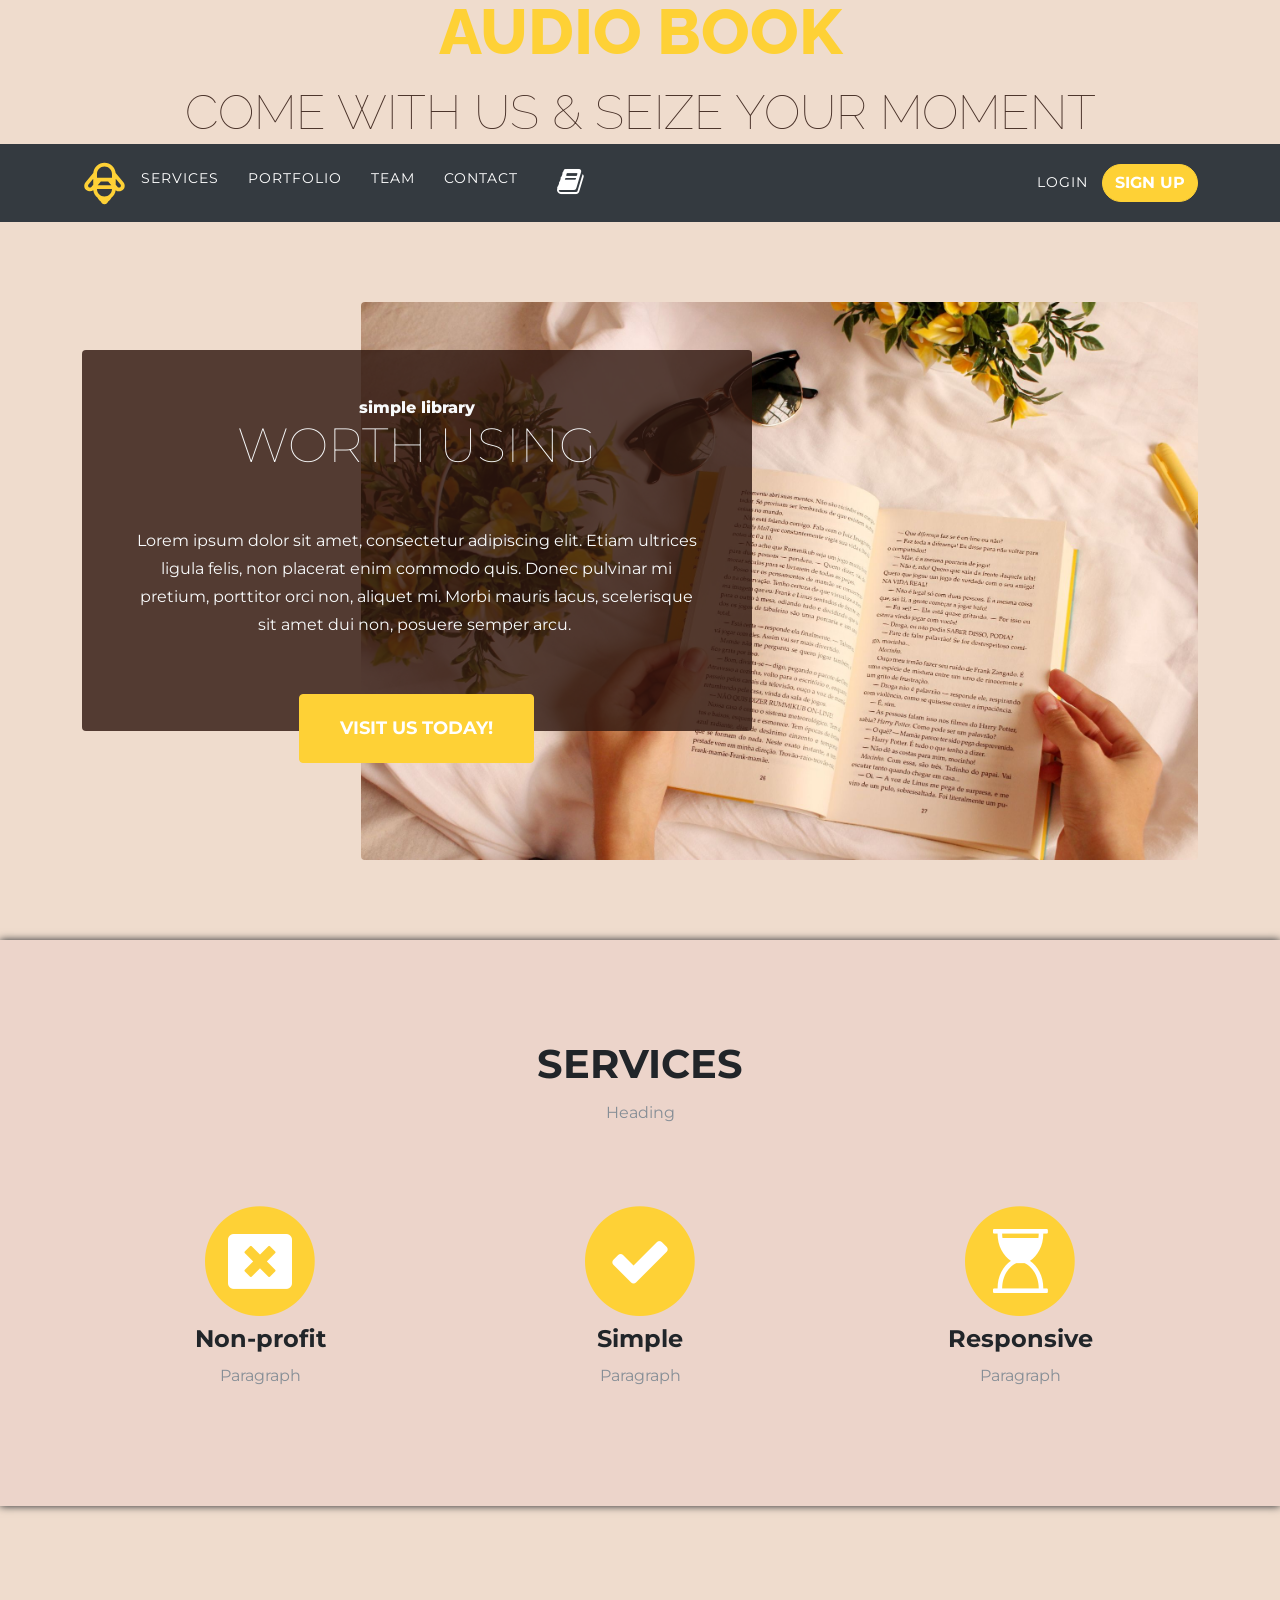
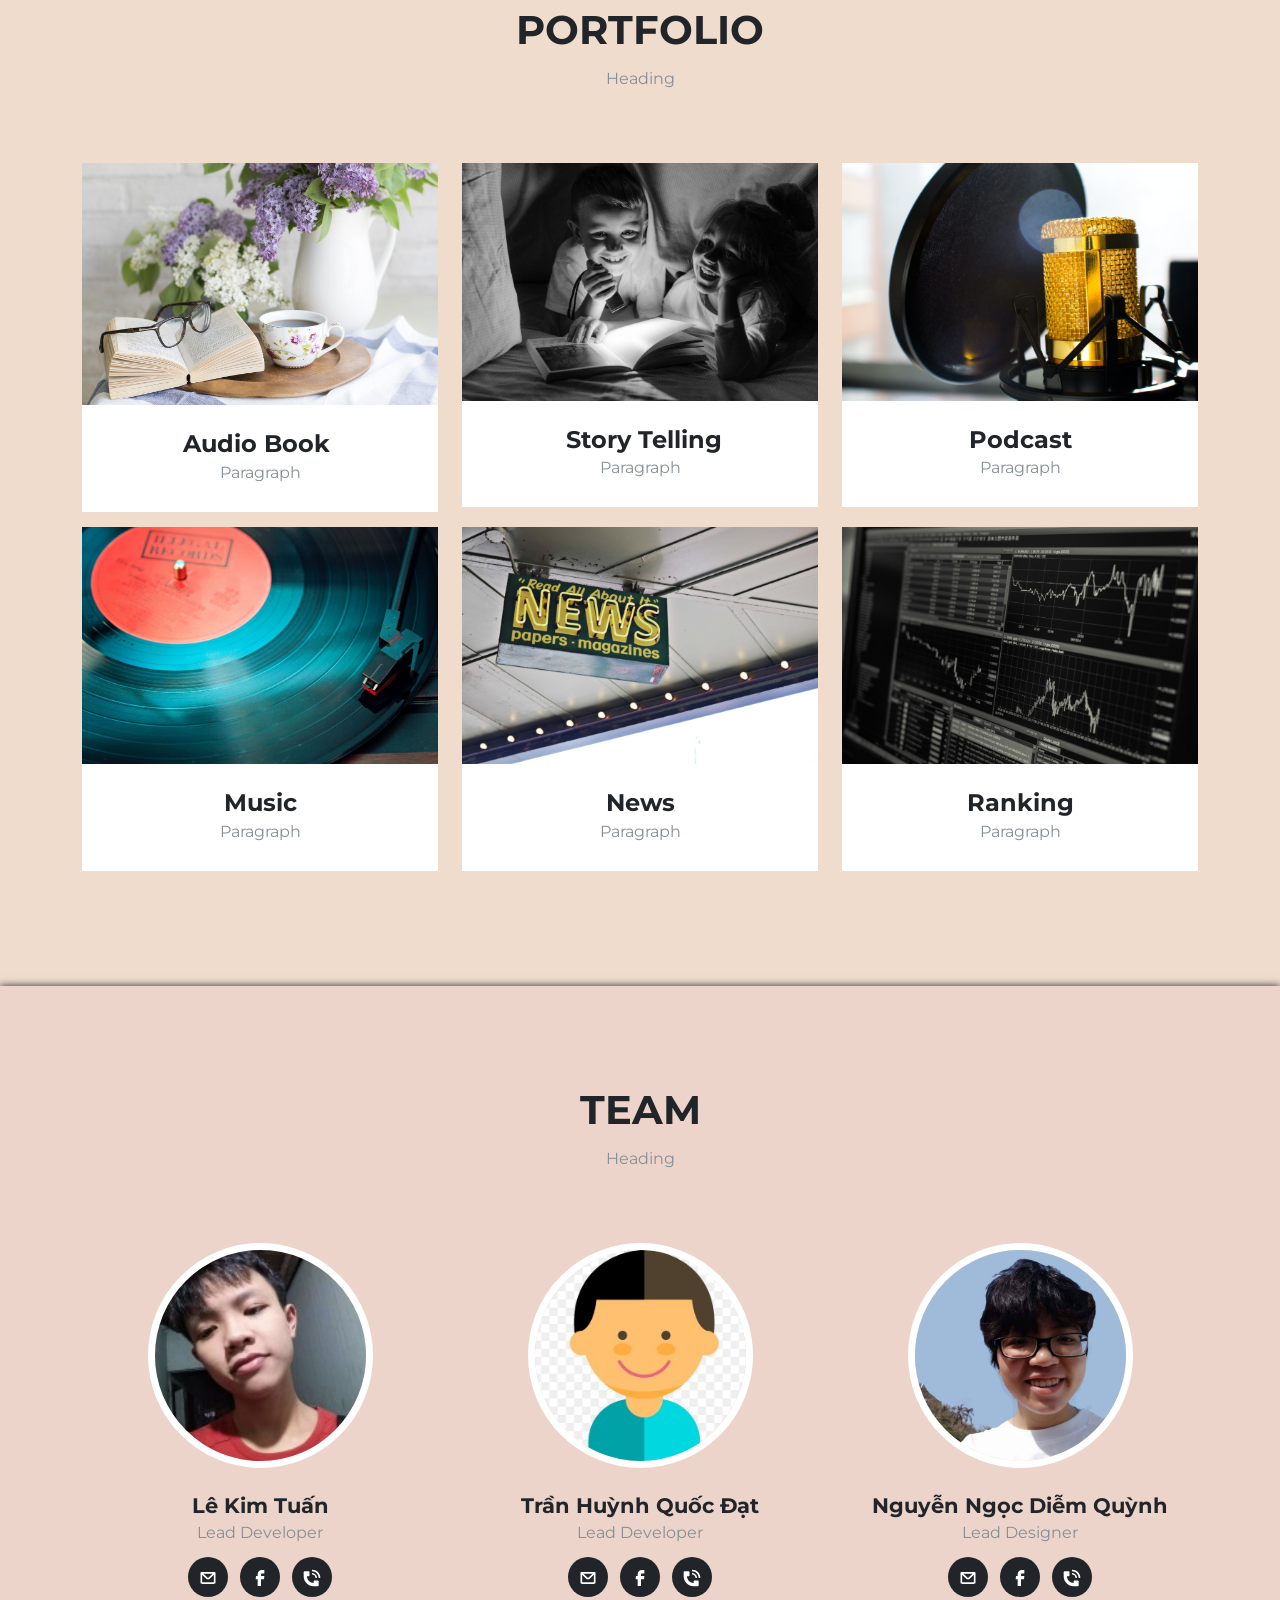
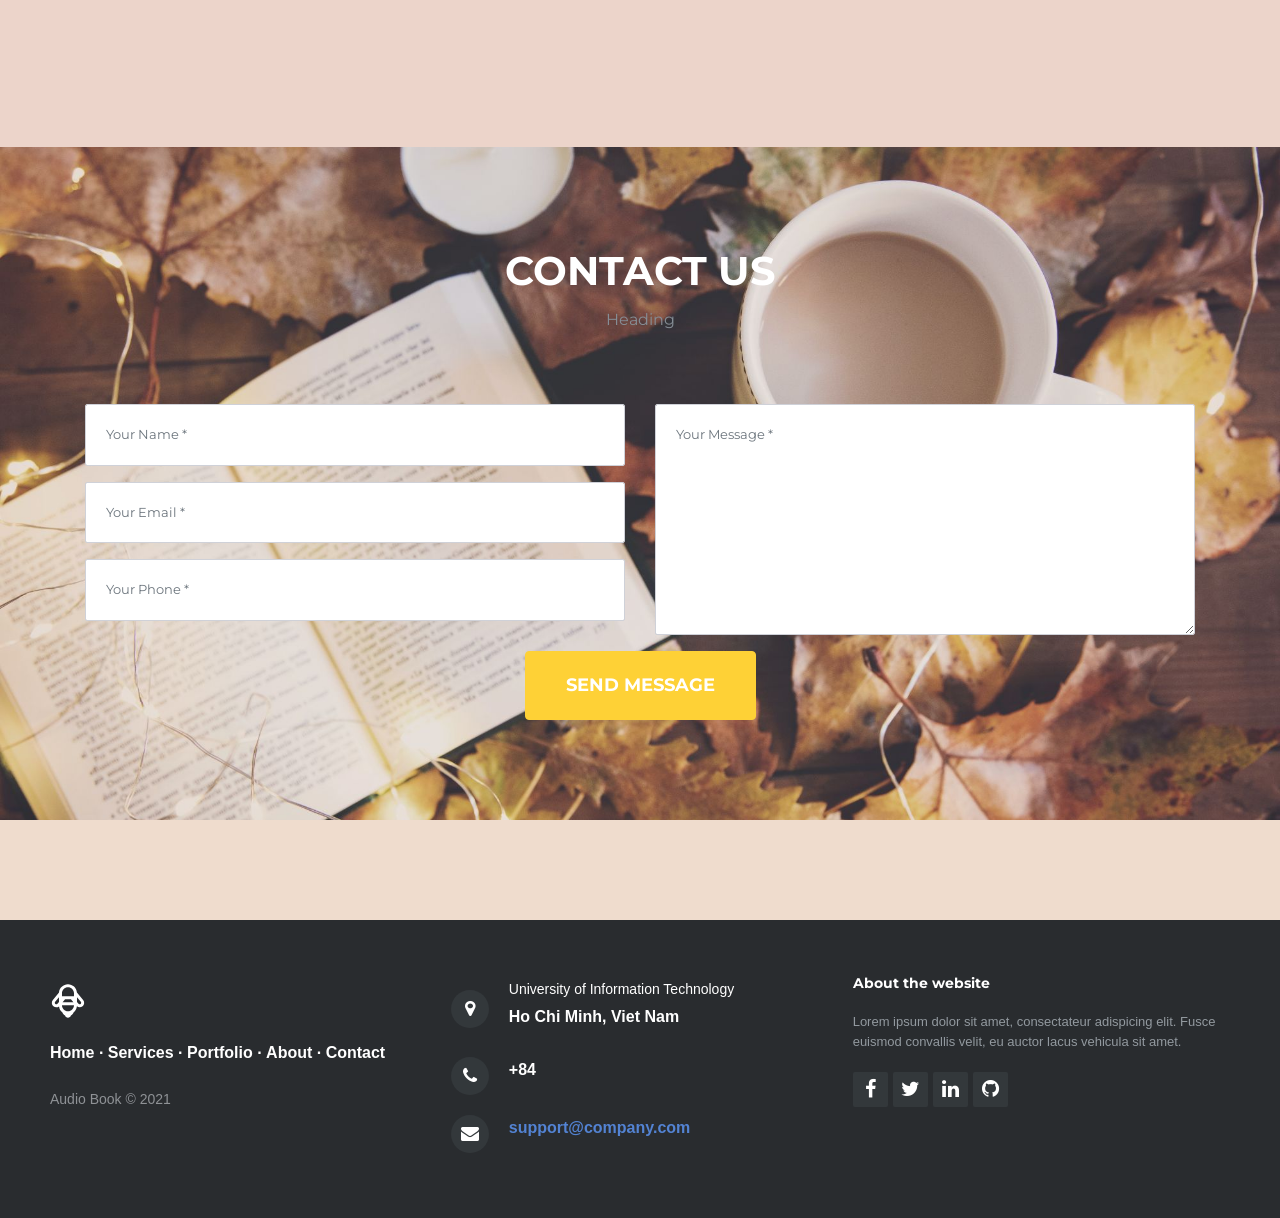
<file: frontend/index.html>
<!DOCTYPE html>
<html lang="en">

<head>
    <meta charset="utf-8">
    <meta name="viewport" content="width=device-width, initial-scale=1.0, shrink-to-fit=no">
    <title>AudioBook</title>
    <link rel="stylesheet" href="assets/bootstrap/css/bootstrap.min.css">
    <link rel="stylesheet" href="https://fonts.googleapis.com/css?family=Cookie">
    <link rel="stylesheet" href="https://fonts.googleapis.com/css?family=Kaushan+Script&amp;display=swap">
    <link rel="stylesheet" href="https://fonts.googleapis.com/css?family=Montserrat&amp;display=swap">
    <link rel="stylesheet" href="https://fonts.googleapis.com/css?family=Raleway&amp;display=swap">
    <link rel="stylesheet" href="assets/fonts/fontawesome-all.min.css">
    <link rel="stylesheet" href="assets/fonts/font-awesome.min.css">
    <link rel="stylesheet" href="assets/fonts/material-icons.min.css">
    <link rel="stylesheet" href="assets/fonts/fontawesome5-overrides.min.css">
    <link rel="stylesheet" href="assets/css/-Login-form-Page-BS4-.css">
    <link rel="stylesheet" href="assets/css/Account-setting-or-edit-profile.css">
    <link rel="stylesheet" href="assets/css/book.css">
    <link rel="stylesheet" href="assets/css/Brands.css">
    <link rel="stylesheet" href="assets/css/Footer-Clean.css">
    <link rel="stylesheet" href="https://cdnjs.cloudflare.com/ajax/libs/animate.css/3.5.2/animate.min.css">
    <link rel="stylesheet" href="assets/css/index.css">
    <link rel="stylesheet" href="assets/css/Login-Form-Dark.css">
    <link rel="stylesheet" href="assets/css/Music.css">
    <link rel="stylesheet" href="assets/css/player.css">
    <link rel="stylesheet" href="assets/css/podcast.css">
    <link rel="stylesheet" href="assets/css/Pretty-Footer.css">
    <link rel="stylesheet" href="assets/css/Projects-Horizontal.css">
    <link rel="stylesheet" href="assets/css/Ranking.css">
    <link rel="stylesheet" href="assets/css/Registration-Form-with-Photo.css">
    <link rel="stylesheet" href="assets/css/Search.css">
</head>

<body id="page-top" data-bs-spy="scroll" data-bs-target="#mainNav" data-bs-offset="54">
    <h1 class="text-center text-white d-none d-lg-block site-heading" style="margin: 30px 0px;margin-top: 0px;margin-bottom: 0px;"><span class="text-primary site-heading-upper mb-3" style="margin: 0px;margin-bottom: 0px;color: rgba(47,23,15,0.65);">AUDIO BOOK<a href="Book.html"></a></span><span class="site-heading-lower" style="color: rgba(47,23,15,0.88);">COME WITH US &amp; SEIZE YOUR MOMENT</span></h1>
    <nav class="navbar navbar-dark navbar-expand-lg sticky-top bg-dark" id="mainNav" style="opacity: 1;">
        <div class="container"><a class="logo" href="#page-top"><svg xmlns="http://www.w3.org/2000/svg" width="1em" height="1em" viewBox="0 0 24 24" fill="none" class="align-content-start" style="width: 45px;height: 45px;opacity: 1;">
                    <path fill-rule="evenodd" clip-rule="evenodd" d="M17.9513 15.571C17.7695 17.2187 16.9205 18.6654 15.6805 19.635C15.332 20.4692 14.7092 21.1601 13.9247 21.5951C13.7025 22.4574 12.9196 23.0944 11.9879 23.0944C11.0562 23.0944 10.2733 22.4574 10.0511 21.5951C9.26672 21.1602 8.64392 20.4693 8.29547 19.6353C7.05955 18.6691 6.21203 17.229 6.02621 15.5883C4.93527 16.4161 3.37955 16.4118 2.28618 15.4944C1.01696 14.4294 0.851409 12.5371 1.91641 11.2679L6.00966 6.38975C6.27125 3.31753 8.84785 0.905579 11.9878 0.905579C15.1166 0.905579 17.6861 3.30046 17.9631 6.35711L22.0837 11.2679C23.1487 12.5371 22.9831 14.4294 21.7139 15.4944C20.613 16.4182 19.0433 16.4161 17.9513 15.571ZM15.6254 12.9056L13.9472 10.9056H10.0529L8.37467 12.9056H15.6254ZM17.9878 12.6095L19.0195 13.839C19.3745 14.2621 20.0053 14.3173 20.4283 13.9623C20.8514 13.6073 20.9066 12.9765 20.5516 12.5535L17.9878 9.49803V12.6095ZM15.9878 8.90558V6.90558C15.9878 4.69644 14.1969 2.90558 11.9878 2.90558C9.77865 2.90558 7.98779 4.69644 7.98779 6.90558V8.90558H15.9878ZM4.98059 13.839L5.98779 12.6387V9.52726L3.4485 12.5535C3.0935 12.9765 3.14869 13.6073 3.57176 13.9623C3.99483 14.3173 4.62559 14.2621 4.98059 13.839ZM11.9878 18.9056C9.77865 18.9056 7.98779 17.1147 7.98779 14.9056H15.9878C15.9878 17.1147 14.1969 18.9056 11.9878 18.9056Z" fill="currentColor"></path>
                </svg></a><button data-bs-toggle="collapse" data-bs-target="#navbarResponsive" class="navbar-toggler navbar-toggler-right" type="button" aria-controls="navbarResponsive" aria-expanded="false" aria-label="Toggle navigation"><i class="fa fa-bars"></i></button>
            <div class="collapse navbar-collapse" id="navbarResponsive">
                <ul class="navbar-nav me-auto text-uppercase">
                    <li class="nav-item"><a class="nav-link" href="#services">services</a></li>
                    <li class="nav-item"><a class="nav-link" href="#portfolio">portfolio</a></li>
                    <li class="nav-item"><a class="nav-link" href="#team">team</a></li>
                    <li class="nav-item"><a class="nav-link" href="#contact">contact</a></li>
                    <li class="nav-item"><a class="nav-link" href="Book.html"><i class="fa fa-book tada animated infinite bookshort fa-2x"></i></a></li>
                </ul>
                <ul class="navbar-nav ms-auto text-uppercase">
                    <li class="nav-item"><a class="nav-link" href="Login.html">login</a></li>
                    <li class="nav-item d-inline-block d-lg-flex justify-content-lg-center align-items-lg-center"><a class="btn btn-primary d-table" role="button" style="border-radius: 20px;" href="Signup.html">SIGN UP</a></li>
                </ul>
            </div>
        </div>
    </nav>
    <section class="page-section clearfix">
        <div class="container">
            <div class="intro"><img class="img-fluid intro-img mb-3 mb-lg-0 rounded" src="assets/img/pexels-aline-viana-prado-2465877.jpg">
                <div class="text-center intro-text p-5 rounded bg-faded" style="color: rgb(248,250,251);background: #2f170fcf;">
                    <h2 class="section-heading mb-4"><span class="section-heading-upper">simple library</span><span class="text-uppercase section-heading-lower">worth using</span></h2>
                    <p class="mb-3"><br>Lorem ipsum dolor sit amet, consectetur adipiscing elit. Etiam ultrices ligula felis, non placerat enim commodo quis. Donec pulvinar mi pretium, porttitor orci non, aliquet mi. Morbi mauris lacus, scelerisque sit amet dui non, posuere semper arcu.&nbsp;<br><br></p>
                    <div class="mx-auto intro-button"><a class="btn btn-primary text-uppercase btn-xl" role="button" href="#portfolio">Visit Us Today!</a></div>
                </div>
            </div>
        </div>
    </section>
    <section id="services">
        <div class="container">
            <div class="row">
                <div class="col-lg-12 text-center">
                    <h2 class="text-uppercase section-heading">services</h2>
                    <h3 class="text-muted section-subheading">Heading</h3>
                </div>
            </div>
            <div class="row text-center">
                <div class="col-md-4 colservices"><span class="fa-stack fa-4x">Tt<i class="fa fa-circle fa-stack-2x text-primary" style="color: #c29e85;"></i><i class="fa fa-window-close fa-stack-1x fa-inverse"></i></span>
                    <h4 class="section-heading">Non-profit</h4>
                    <p class="text-muted">Paragraph</p>
                </div>
                <div class="col-md-4 colservices"><span class="fa-stack fa-4x">Tt<i class="fa fa-circle fa-stack-2x text-primary"></i><i class="fa fa-check fa-stack-1x fa-inverse"></i></span>
                    <h4 class="section-heading">Simple</h4>
                    <p class="text-muted">Paragraph</p>
                </div>
                <div class="col-md-4 colservices"><span class="fa-stack fa-4x">Tt<i class="fa fa-circle fa-stack-2x text-primary"></i><i class="fa fa-hourglass-start fa-stack-1x fa-inverse"></i></span>
                    <h4 class="section-heading">Responsive</h4>
                    <p class="text-muted">Paragraph</p>
                </div>
            </div>
        </div>
    </section>
    <section id="portfolio">
        <div class="container">
            <div class="row">
                <div class="col-lg-12 text-center">
                    <h2 class="text-uppercase section-heading">portfolio</h2>
                    <h3 class="text-muted section-subheading">Heading</h3>
                </div>
            </div>
            <div class="row">
                <div class="col-sm-6 col-md-4 portfolio-item"><a class="portfolio-link" href="Book.html">
                        <div class="portfolio-hover">
                            <div class="portfolio-hover-content"><i class="fa fa-plus fa-3x"></i></div>
                        </div><img class="img-fluid" src="assets/img/coffee-g83246ac6d_1280.jpg">
                    </a>
                    <div class="portfolio-caption">
                        <h4>Audio Book&nbsp;</h4>
                        <p class="text-muted">Paragraph</p>
                    </div>
                </div>
                <div class="col-sm-6 col-md-4 portfolio-item"><a class="portfolio-link" href="Story.html">
                        <div class="portfolio-hover">
                            <div class="portfolio-hover-content"><i class="fa fa-plus fa-3x"></i></div>
                        </div><img class="img-fluid" src="assets/img/Portfolio/pexels-tima-miroshnichenko-5951640.jpg">
                    </a>
                    <div class="portfolio-caption">
                        <h4>&nbsp;Story Telling</h4>
                        <p class="text-muted">Paragraph</p>
                    </div>
                </div>
                <div class="col-sm-6 col-md-4 portfolio-item"><a class="portfolio-link" href="Podcast.html">
                        <div class="portfolio-hover">
                            <div class="portfolio-hover-content"><i class="fa fa-plus fa-3x"></i></div>
                        </div><img class="img-fluid" src="assets/img/Portfolio/pexels-jean-balzan-682082.jpg">
                    </a>
                    <div class="portfolio-caption">
                        <h4>Podcast</h4>
                        <p class="text-muted">Paragraph</p>
                    </div>
                </div>
                <div class="col-sm-6 col-md-4 portfolio-item"><a class="portfolio-link" href="Music.html">
                        <div class="portfolio-hover">
                            <div class="portfolio-hover-content"><i class="fa fa-plus fa-3x"></i></div>
                        </div><img class="img-fluid" src="assets/img/Portfolio/pexels-elviss-railijs-bitāns-1389429.jpg">
                    </a>
                    <div class="portfolio-caption">
                        <h4>Music</h4>
                        <p class="text-muted">Paragraph</p>
                    </div>
                </div>
                <div class="col-sm-6 col-md-4 portfolio-item"><a class="portfolio-link" href="News.html">
                        <div class="portfolio-hover">
                            <div class="portfolio-hover-content"><i class="fa fa-plus fa-3x"></i></div>
                        </div><img class="img-fluid" src="assets/img/Portfolio/pexels-madison-inouye-1577882.jpg">
                    </a>
                    <div class="portfolio-caption">
                        <h4>News</h4>
                        <p class="text-muted">Paragraph</p>
                    </div>
                </div>
                <div class="col-sm-6 col-md-4 portfolio-item"><a class="portfolio-link" href="Ranking.html">
                        <div class="portfolio-hover">
                            <div class="portfolio-hover-content"><i class="fa fa-plus fa-3x"></i></div>
                        </div><img class="img-fluid" src="assets/img/Portfolio/pexels-lorenzo-241544.jpg">
                    </a>
                    <div class="portfolio-caption">
                        <h4>Ranking</h4>
                        <p class="text-muted">Paragraph</p>
                    </div>
                </div>
            </div>
        </div>
    </section>
    <section id="team">
        <div class="container">
            <div class="row">
                <div class="col-lg-12 text-center">
                    <h2 class="text-uppercase section-heading">team</h2>
                    <h3 class="text-muted section-subheading">Heading</h3>
                </div>
            </div>
            <div class="row">
                <div class="col-sm-6 col-md-4">
                    <div class="team-member"><img class="rounded-circle mx-auto" src="assets/img/Team/3c48acf20b6ac2349b7b.jpg">
                        <h4 class="Tuan" style="font-size: 21px;">Lê Kim Tuấn</h4>
                        <p class="text-muted" style="margin-bottom: 10px;">Lead&nbsp;Developer<br></p>
                        <ul class="list-inline social-buttons">
                            <li class="list-inline-item"><a href="#"><svg xmlns="http://www.w3.org/2000/svg" width="1em" height="1em" viewBox="0 0 24 24" fill="none">
                                        <path fill-rule="evenodd" clip-rule="evenodd" d="M3.00977 5.83789C3.00977 5.28561 3.45748 4.83789 4.00977 4.83789H20C20.5523 4.83789 21 5.28561 21 5.83789V17.1621C21 18.2667 20.1046 19.1621 19 19.1621H5C3.89543 19.1621 3 18.2667 3 17.1621V6.16211C3 6.11449 3.00333 6.06765 3.00977 6.0218V5.83789ZM5 8.06165V17.1621H19V8.06199L14.1215 12.9405C12.9499 14.1121 11.0504 14.1121 9.87885 12.9405L5 8.06165ZM6.57232 6.80554H17.428L12.7073 11.5263C12.3168 11.9168 11.6836 11.9168 11.2931 11.5263L6.57232 6.80554Z" fill="currentColor"></path>
                                    </svg></a></li>
                            <li class="list-inline-item"><a href="#"><svg xmlns="http://www.w3.org/2000/svg" width="1em" height="1em" viewBox="0 0 24 24" fill="none">
                                        <path d="M9.19795 21.5H13.198V13.4901H16.8021L17.198 9.50977H13.198V7.5C13.198 6.94772 13.6457 6.5 14.198 6.5H17.198V2.5H14.198C11.4365 2.5 9.19795 4.73858 9.19795 7.5V9.50977H7.19795L6.80206 13.4901H9.19795V21.5Z" fill="currentColor"></path>
                                    </svg></a></li>
                            <li class="list-inline-item"><a href="#"><svg xmlns="http://www.w3.org/2000/svg" width="1em" height="1em" viewBox="0 0 24 24" fill="none">
                                        <path d="M22 12C22 10.6868 21.7413 9.38647 21.2388 8.1731C20.7362 6.95996 19.9997 5.85742 19.0711 4.92896C18.1425 4.00024 17.0401 3.26367 15.8268 2.76123C14.6136 2.25854 13.3132 2 12 2V4C13.0506 4 14.0909 4.20703 15.0615 4.60889C16.0321 5.01099 16.914 5.60034 17.6569 6.34326C18.3997 7.08594 18.989 7.96802 19.391 8.93848C19.7931 9.90918 20 10.9495 20 12H22Z" fill="currentColor"></path>
                                        <path d="M2 10V5C2 4.44775 2.44772 4 3 4H8C8.55228 4 9 4.44775 9 5V9C9 9.55225 8.55228 10 8 10H6C6 14.4182 9.58173 18 14 18V16C14 15.4478 14.4477 15 15 15H19C19.5523 15 20 15.4478 20 16V21C20 21.5522 19.5523 22 19 22H14C7.37259 22 2 16.6274 2 10Z" fill="currentColor"></path>
                                        <path d="M17.5433 9.70386C17.8448 10.4319 18 11.2122 18 12H16.2C16.2 11.4485 16.0914 10.9023 15.8803 10.3928C15.6692 9.88306 15.3599 9.42017 14.9698 9.03027C14.5798 8.64014 14.1169 8.33081 13.6073 8.11963C13.0977 7.90869 12.5515 7.80005 12 7.80005V6C12.7879 6 13.5681 6.15527 14.2961 6.45679C15.024 6.7583 15.6855 7.2002 16.2426 7.75732C16.7998 8.31445 17.2418 8.97583 17.5433 9.70386Z" fill="currentColor"></path>
                                    </svg></a></li>
                        </ul>
                    </div>
                </div>
                <div class="col-sm-6 col-md-4">
                    <div class="team-member"><img class="rounded-circle mx-auto" src="assets/img/Team/user.jpg">
                        <h4 style="font-size: 21px;">Trần Huỳnh Quốc Đạt</h4>
                        <p class="text-muted" style="margin-bottom: 10px;">Lead Developer</p>
                        <ul class="list-inline social-buttons">
                            <li class="list-inline-item"><a href="#"><svg xmlns="http://www.w3.org/2000/svg" width="1em" height="1em" viewBox="0 0 24 24" fill="none">
                                        <path fill-rule="evenodd" clip-rule="evenodd" d="M3.00977 5.83789C3.00977 5.28561 3.45748 4.83789 4.00977 4.83789H20C20.5523 4.83789 21 5.28561 21 5.83789V17.1621C21 18.2667 20.1046 19.1621 19 19.1621H5C3.89543 19.1621 3 18.2667 3 17.1621V6.16211C3 6.11449 3.00333 6.06765 3.00977 6.0218V5.83789ZM5 8.06165V17.1621H19V8.06199L14.1215 12.9405C12.9499 14.1121 11.0504 14.1121 9.87885 12.9405L5 8.06165ZM6.57232 6.80554H17.428L12.7073 11.5263C12.3168 11.9168 11.6836 11.9168 11.2931 11.5263L6.57232 6.80554Z" fill="currentColor"></path>
                                    </svg></a></li>
                            <li class="list-inline-item"><a href="#"><svg xmlns="http://www.w3.org/2000/svg" width="1em" height="1em" viewBox="0 0 24 24" fill="none">
                                        <path d="M9.19795 21.5H13.198V13.4901H16.8021L17.198 9.50977H13.198V7.5C13.198 6.94772 13.6457 6.5 14.198 6.5H17.198V2.5H14.198C11.4365 2.5 9.19795 4.73858 9.19795 7.5V9.50977H7.19795L6.80206 13.4901H9.19795V21.5Z" fill="currentColor"></path>
                                    </svg></a></li>
                            <li class="list-inline-item"><a href="#"><svg xmlns="http://www.w3.org/2000/svg" width="1em" height="1em" viewBox="0 0 24 24" fill="none">
                                        <path d="M22 12C22 10.6868 21.7413 9.38647 21.2388 8.1731C20.7362 6.95996 19.9997 5.85742 19.0711 4.92896C18.1425 4.00024 17.0401 3.26367 15.8268 2.76123C14.6136 2.25854 13.3132 2 12 2V4C13.0506 4 14.0909 4.20703 15.0615 4.60889C16.0321 5.01099 16.914 5.60034 17.6569 6.34326C18.3997 7.08594 18.989 7.96802 19.391 8.93848C19.7931 9.90918 20 10.9495 20 12H22Z" fill="currentColor"></path>
                                        <path d="M2 10V5C2 4.44775 2.44772 4 3 4H8C8.55228 4 9 4.44775 9 5V9C9 9.55225 8.55228 10 8 10H6C6 14.4182 9.58173 18 14 18V16C14 15.4478 14.4477 15 15 15H19C19.5523 15 20 15.4478 20 16V21C20 21.5522 19.5523 22 19 22H14C7.37259 22 2 16.6274 2 10Z" fill="currentColor"></path>
                                        <path d="M17.5433 9.70386C17.8448 10.4319 18 11.2122 18 12H16.2C16.2 11.4485 16.0914 10.9023 15.8803 10.3928C15.6692 9.88306 15.3599 9.42017 14.9698 9.03027C14.5798 8.64014 14.1169 8.33081 13.6073 8.11963C13.0977 7.90869 12.5515 7.80005 12 7.80005V6C12.7879 6 13.5681 6.15527 14.2961 6.45679C15.024 6.7583 15.6855 7.2002 16.2426 7.75732C16.7998 8.31445 17.2418 8.97583 17.5433 9.70386Z" fill="currentColor"></path>
                                    </svg></a></li>
                        </ul>
                    </div>
                </div>
                <div class="col-sm-6 col-md-4">
                    <div class="team-member"><img class="rounded-circle mx-auto" src="assets/img/Team/139990744_1287911001589028_5784094586065579728_n.jpg">
                        <h4 style="font-size: 21px;">Nguyễn Ngọc Diễm Quỳnh</h4>
                        <p class="text-muted" style="margin-bottom: 10px;">Lead Designer</p>
                        <ul class="list-inline social-buttons">
                            <li class="list-inline-item"><a href="#"><svg xmlns="http://www.w3.org/2000/svg" width="1em" height="1em" viewBox="0 0 24 24" fill="none">
                                        <path fill-rule="evenodd" clip-rule="evenodd" d="M3.00977 5.83789C3.00977 5.28561 3.45748 4.83789 4.00977 4.83789H20C20.5523 4.83789 21 5.28561 21 5.83789V17.1621C21 18.2667 20.1046 19.1621 19 19.1621H5C3.89543 19.1621 3 18.2667 3 17.1621V6.16211C3 6.11449 3.00333 6.06765 3.00977 6.0218V5.83789ZM5 8.06165V17.1621H19V8.06199L14.1215 12.9405C12.9499 14.1121 11.0504 14.1121 9.87885 12.9405L5 8.06165ZM6.57232 6.80554H17.428L12.7073 11.5263C12.3168 11.9168 11.6836 11.9168 11.2931 11.5263L6.57232 6.80554Z" fill="currentColor"></path>
                                    </svg></a></li>
                            <li class="list-inline-item"><a href="#"><svg xmlns="http://www.w3.org/2000/svg" width="1em" height="1em" viewBox="0 0 24 24" fill="none">
                                        <path d="M9.19795 21.5H13.198V13.4901H16.8021L17.198 9.50977H13.198V7.5C13.198 6.94772 13.6457 6.5 14.198 6.5H17.198V2.5H14.198C11.4365 2.5 9.19795 4.73858 9.19795 7.5V9.50977H7.19795L6.80206 13.4901H9.19795V21.5Z" fill="currentColor"></path>
                                    </svg></a></li>
                            <li class="list-inline-item"><a href="#"><svg xmlns="http://www.w3.org/2000/svg" width="1em" height="1em" viewBox="0 0 24 24" fill="none">
                                        <path d="M22 12C22 10.6868 21.7413 9.38647 21.2388 8.1731C20.7362 6.95996 19.9997 5.85742 19.0711 4.92896C18.1425 4.00024 17.0401 3.26367 15.8268 2.76123C14.6136 2.25854 13.3132 2 12 2V4C13.0506 4 14.0909 4.20703 15.0615 4.60889C16.0321 5.01099 16.914 5.60034 17.6569 6.34326C18.3997 7.08594 18.989 7.96802 19.391 8.93848C19.7931 9.90918 20 10.9495 20 12H22Z" fill="currentColor"></path>
                                        <path d="M2 10V5C2 4.44775 2.44772 4 3 4H8C8.55228 4 9 4.44775 9 5V9C9 9.55225 8.55228 10 8 10H6C6 14.4182 9.58173 18 14 18V16C14 15.4478 14.4477 15 15 15H19C19.5523 15 20 15.4478 20 16V21C20 21.5522 19.5523 22 19 22H14C7.37259 22 2 16.6274 2 10Z" fill="currentColor"></path>
                                        <path d="M17.5433 9.70386C17.8448 10.4319 18 11.2122 18 12H16.2C16.2 11.4485 16.0914 10.9023 15.8803 10.3928C15.6692 9.88306 15.3599 9.42017 14.9698 9.03027C14.5798 8.64014 14.1169 8.33081 13.6073 8.11963C13.0977 7.90869 12.5515 7.80005 12 7.80005V6C12.7879 6 13.5681 6.15527 14.2961 6.45679C15.024 6.7583 15.6855 7.2002 16.2426 7.75732C16.7998 8.31445 17.2418 8.97583 17.5433 9.70386Z" fill="currentColor"></path>
                                    </svg></a></li>
                        </ul>
                    </div>
                </div>
            </div>
        </div>
    </section>
    <section id="contact">
        <div class="container">
            <div class="row">
                <div class="col-lg-12 text-center">
                    <h2 class="text-uppercase section-heading">contact us</h2>
                    <h3 class="text-muted section-subheading">Heading</h3>
                </div>
            </div>
            <div class="row">
                <div class="col-lg-12">
                    <form id="contactForm" name="contactForm" novalidate="novalidate">
                        <div class="row">
                            <div class="col-md-6">
                                <div class="form-group mb-3"><input class="form-control" type="text" id="name" placeholder="Your Name *" required=""><small class="form-text text-danger flex-grow-1 help-block lead"></small></div>
                                <div class="form-group mb-3"><input class="form-control" type="email" id="email" required="" placeholder="Your Email *"><small class="form-text text-danger help-block lead"></small></div>
                                <div class="form-group mb-3"><input class="form-control" type="tel" placeholder="Your Phone *" required=""><small class="form-text text-danger help-block lead"></small></div>
                            </div>
                            <div class="col-md-6">
                                <div class="form-group mb-3"><textarea class="form-control" id="name" placeholder="Your Message *" required=""></textarea><small class="form-text text-danger help-block lead"></small></div>
                            </div>
                            <div class="w-100"></div>
                            <div class="col-lg-12 text-center">
                                <div id="success"></div><button class="btn btn-primary btn-xl text-uppercase" id="sendMessageButton" type="submit">send message</button>
                            </div>
                        </div>
                    </form>
                </div>
            </div>
        </div>
    </section>
    <footer>
        <div class="row">
            <div class="col-sm-6 col-md-4 footer-navigation">
                <h3><a class="beefooter" href="#page-top"><svg xmlns="http://www.w3.org/2000/svg" width="1em" height="1em" viewBox="0 0 24 24" fill="none">
                            <path fill-rule="evenodd" clip-rule="evenodd" d="M17.9513 15.571C17.7695 17.2187 16.9205 18.6654 15.6805 19.635C15.332 20.4692 14.7092 21.1601 13.9247 21.5951C13.7025 22.4574 12.9196 23.0944 11.9879 23.0944C11.0562 23.0944 10.2733 22.4574 10.0511 21.5951C9.26672 21.1602 8.64392 20.4693 8.29547 19.6353C7.05955 18.6691 6.21203 17.229 6.02621 15.5883C4.93527 16.4161 3.37955 16.4118 2.28618 15.4944C1.01696 14.4294 0.851409 12.5371 1.91641 11.2679L6.00966 6.38975C6.27125 3.31753 8.84785 0.905579 11.9878 0.905579C15.1166 0.905579 17.6861 3.30046 17.9631 6.35711L22.0837 11.2679C23.1487 12.5371 22.9831 14.4294 21.7139 15.4944C20.613 16.4182 19.0433 16.4161 17.9513 15.571ZM15.6254 12.9056L13.9472 10.9056H10.0529L8.37467 12.9056H15.6254ZM17.9878 12.6095L19.0195 13.839C19.3745 14.2621 20.0053 14.3173 20.4283 13.9623C20.8514 13.6073 20.9066 12.9765 20.5516 12.5535L17.9878 9.49803V12.6095ZM15.9878 8.90558V6.90558C15.9878 4.69644 14.1969 2.90558 11.9878 2.90558C9.77865 2.90558 7.98779 4.69644 7.98779 6.90558V8.90558H15.9878ZM4.98059 13.839L5.98779 12.6387V9.52726L3.4485 12.5535C3.0935 12.9765 3.14869 13.6073 3.57176 13.9623C3.99483 14.3173 4.62559 14.2621 4.98059 13.839ZM11.9878 18.9056C9.77865 18.9056 7.98779 17.1147 7.98779 14.9056H15.9878C15.9878 17.1147 14.1969 18.9056 11.9878 18.9056Z" fill="currentColor"></path>
                        </svg></a></h3>
                <p class="links"><a href="#page-top">Home</a><strong> · </strong><a href="#services">Services</a><strong> · </strong><a href="#portfolio">Portfolio</a><strong> · </strong><a href="#team">About</a><strong>&nbsp;· </strong><a href="#contact">Contact</a></p>
                <p class="company-name">Audio Book © 2021</p>
            </div>
            <div class="col-sm-6 col-md-4 footer-contacts">
                <div><span class="fa fa-map-marker footer-contacts-icon"> </span>
                    <p><span class="new-line-span">University of Information Technology</span>Ho Chi Minh, Viet Nam</p>
                </div>
                <div><i class="fa fa-phone footer-contacts-icon"></i>
                    <p class="footer-center-info email text-start"> +84</p>
                </div>
                <div><i class="fa fa-envelope footer-contacts-icon"></i>
                    <p> <a href="#" target="_blank">support@company.com</a></p>
                </div>
            </div>
            <div class="col-md-4 footer-about">
                <h4>About the website</h4>
                <p> Lorem ipsum dolor sit amet, consectateur adispicing elit. Fusce euismod convallis velit, eu auctor lacus vehicula sit amet. </p>
                <div class="social-links social-icons"><a href="#"><i class="fa fa-facebook"></i></a><a href="#"><i class="fa fa-twitter"></i></a><a href="#"><i class="fa fa-linkedin"></i></a><a href="#"><i class="fa fa-github"></i></a></div>
            </div>
        </div>
    </footer>
    <script src="assets/bootstrap/js/bootstrap.min.js"></script>
    <script src="assets/js/bs-init.js"></script>
    <script src="assets/js/agency.js"></script>
    <script src="assets/js/book-lists.js"></script>
    <script src="assets/js/rating.js"></script>
    <script src="assets/js/script.js"></script>
    <script src="assets/js/Search.js"></script>
</body>

</html>
</file>
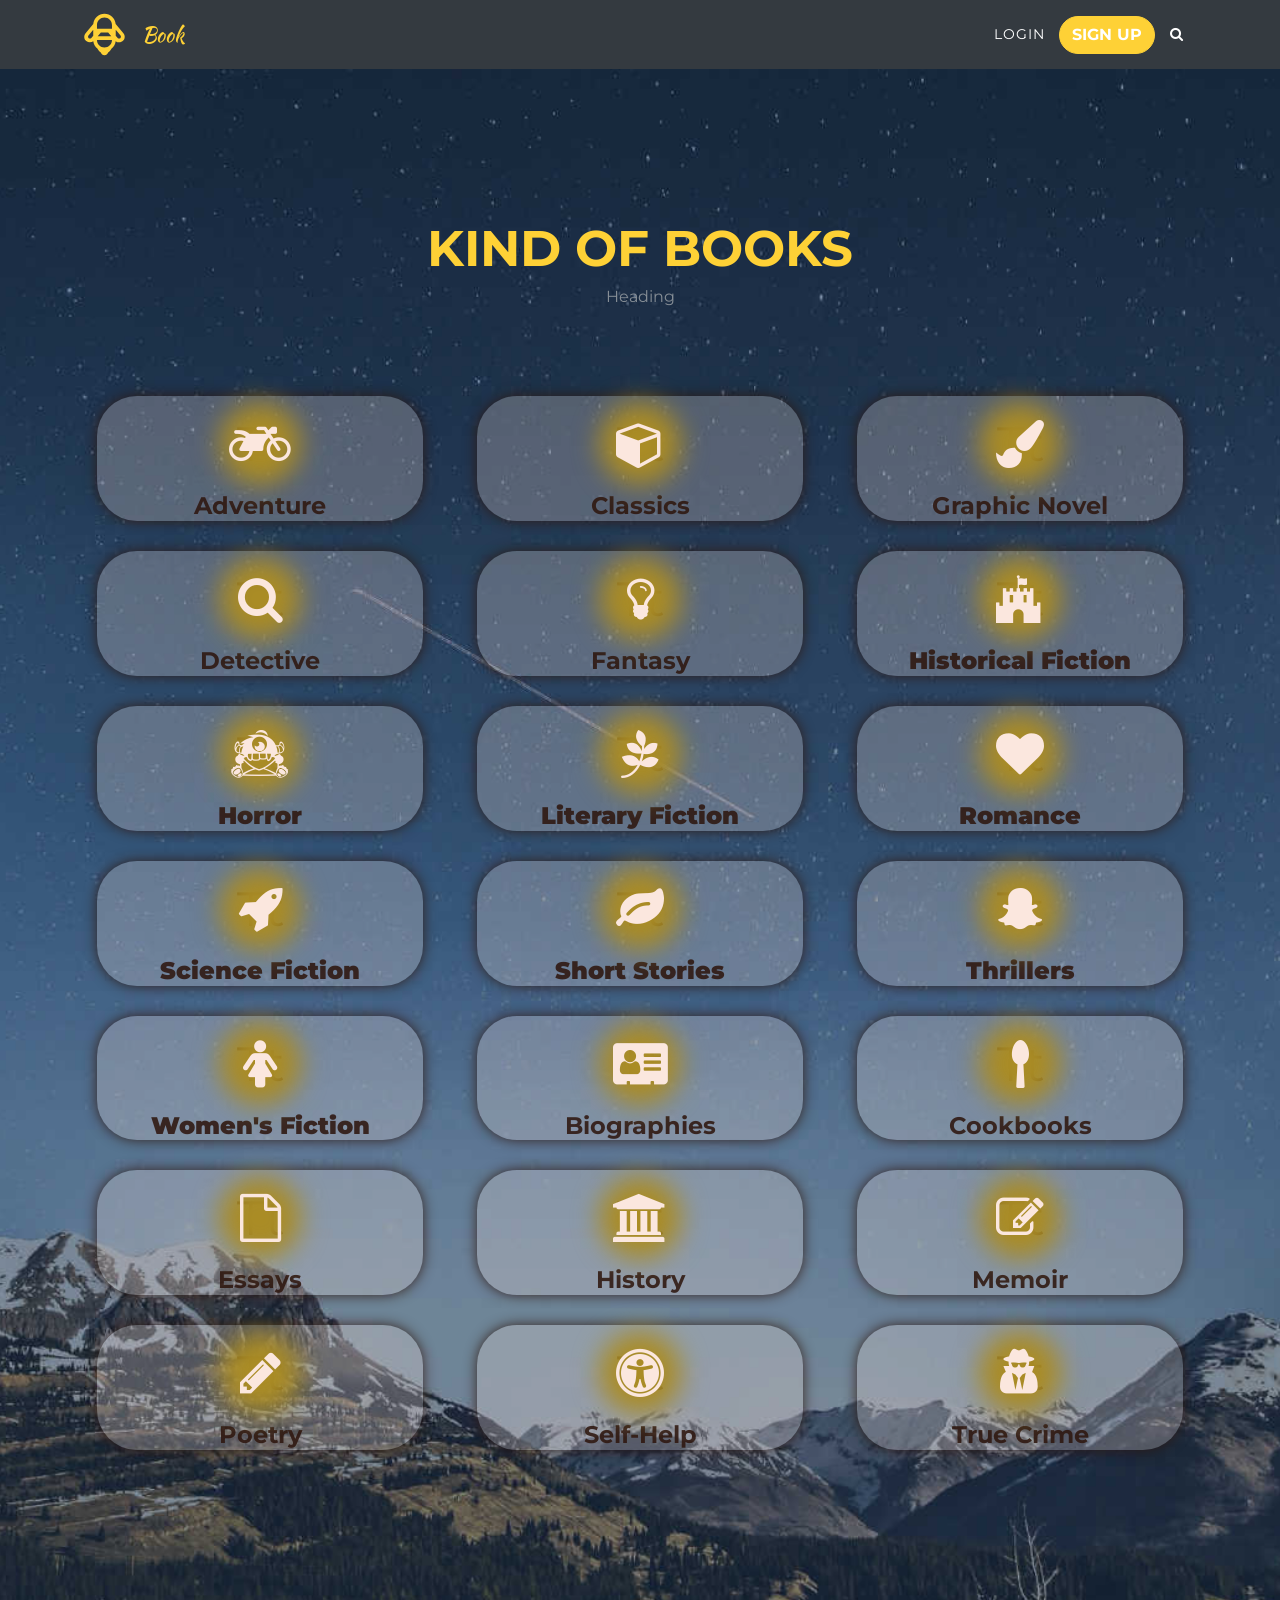
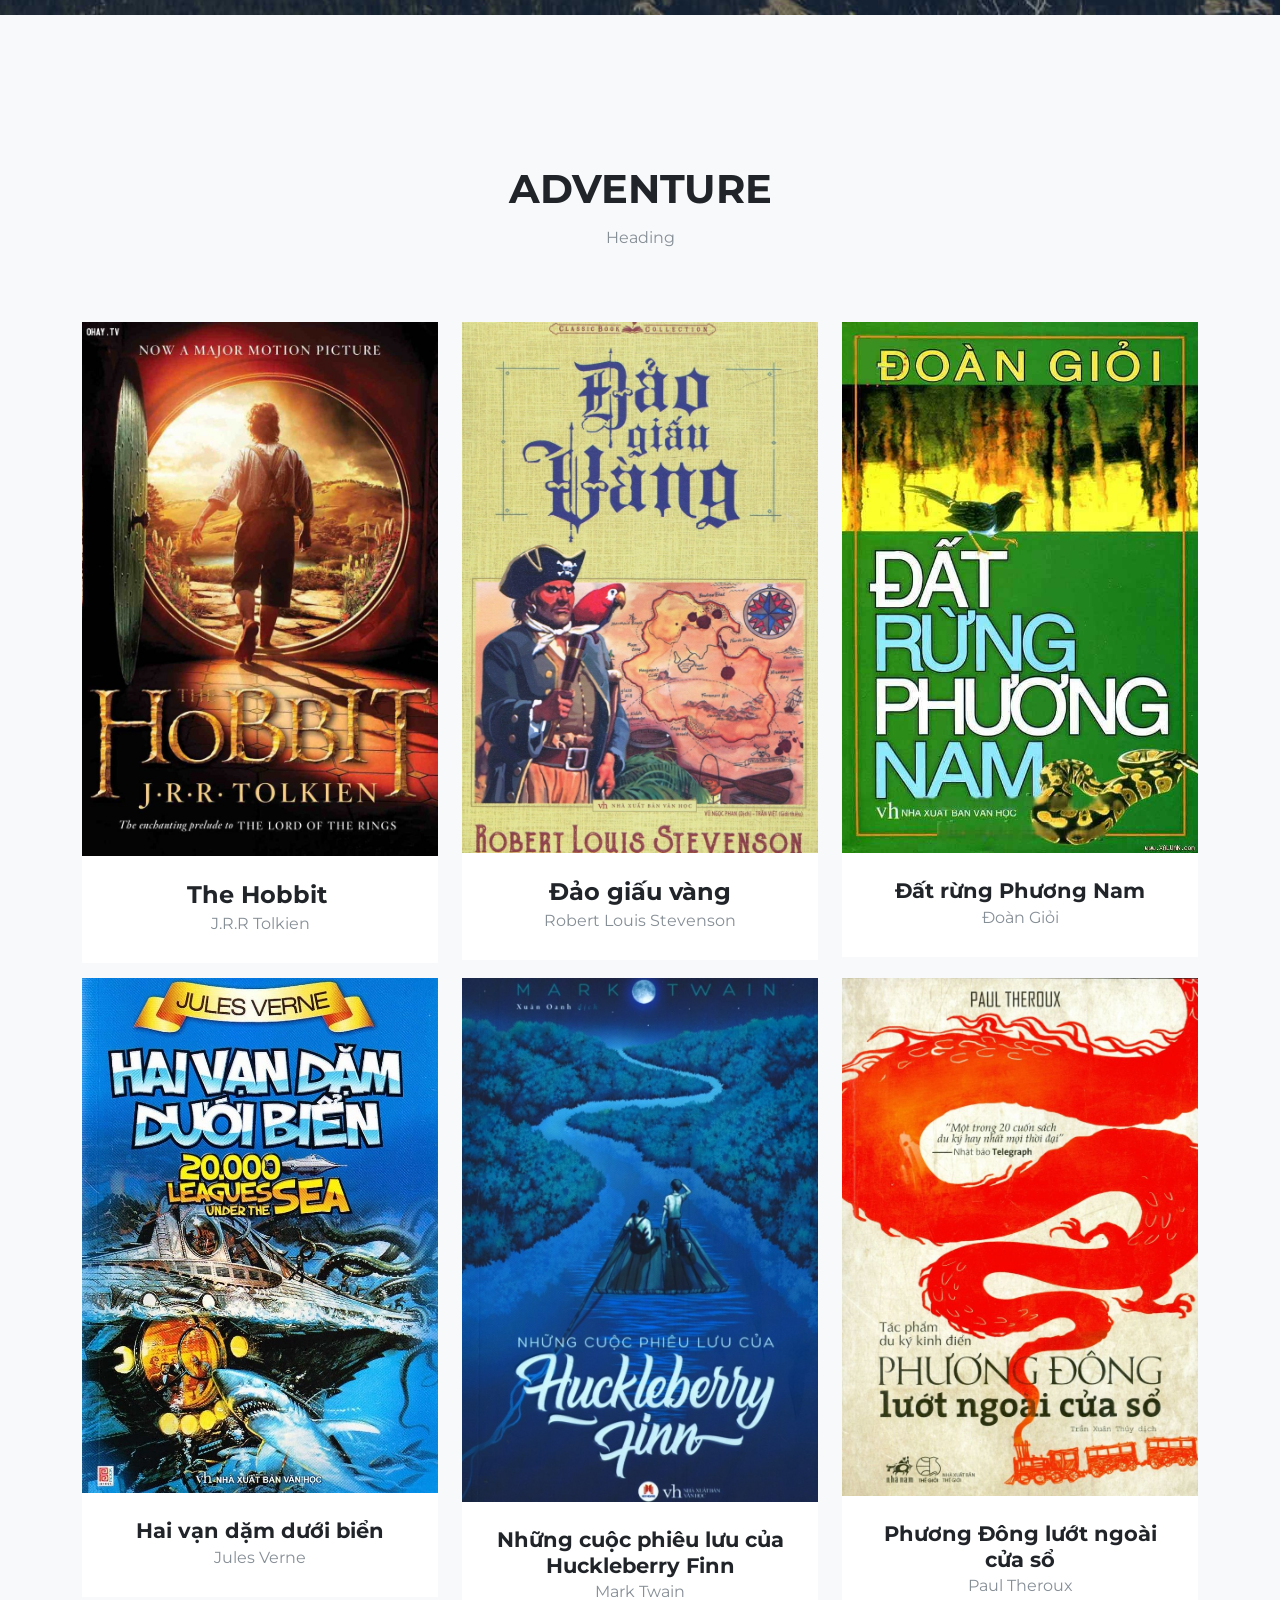
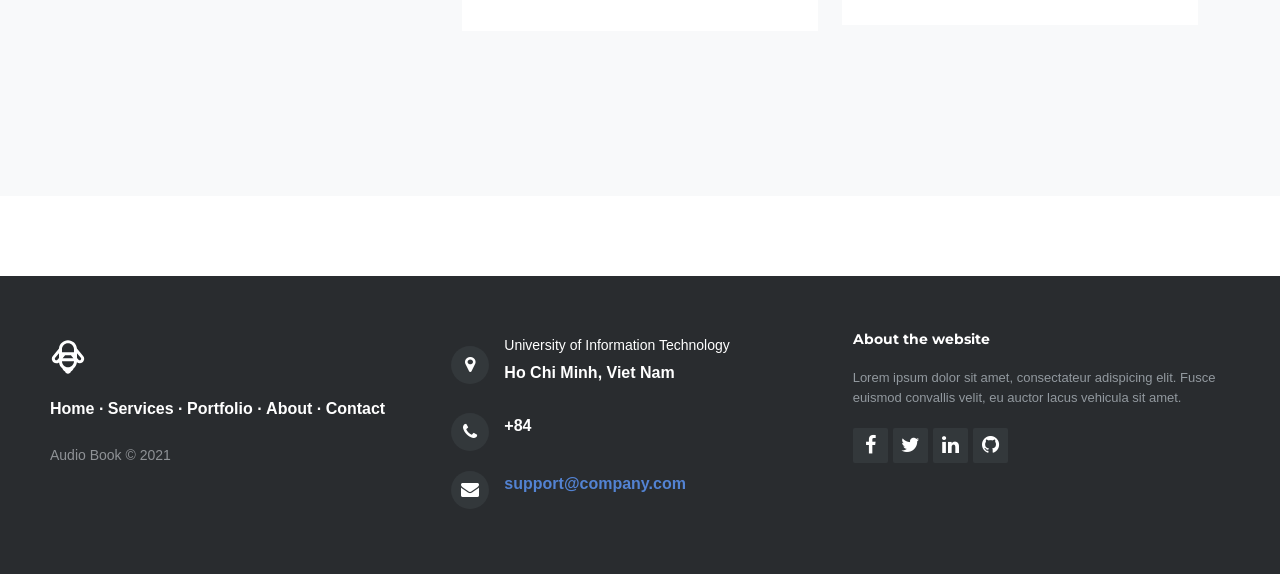
<file: Book.html>
<!DOCTYPE html><html lang="en"><head><meta charset="utf-8"><meta name="viewport" content="width=device-width, initial-scale=1.0, shrink-to-fit=no"><title>AudioBook</title><link rel="stylesheet" href="https://cdn.jsdelivr.net/npm/bootstrap@5.1.0/dist/css/bootstrap.min.css"><link rel="stylesheet" href="https://fonts.googleapis.com/css?family=Cookie"><link rel="stylesheet" href="https://fonts.googleapis.com/css?family=Kaushan+Script&amp;display=swap"><link rel="stylesheet" href="https://fonts.googleapis.com/css?family=Montserrat&amp;display=swap"><link rel="stylesheet" href="https://fonts.googleapis.com/css?family=Raleway&amp;display=swap"><link rel="stylesheet" href="https://cdnjs.cloudflare.com/ajax/libs/font-awesome/4.7.0/css/font-awesome.min.css"><link rel="stylesheet" href="/assets/css/styles.min.css?h=a21d25e9ee14b4d1742cc461e76c3108"></head><body><nav class="navbar navbar-dark navbar-expand-lg sticky-top bg-dark" id="mainNav" style="opacity: 1;"><div class="container"><a class="logo" href="/index.html"><svg xmlns="http://www.w3.org/2000/svg" width="1em" height="1em" viewBox="0 0 24 24" fill="none" class="align-content-start" style="width: 45px;height: 45px;opacity: 1;">
  <path fill-rule="evenodd" clip-rule="evenodd" d="M17.9513 15.571C17.7695 17.2187 16.9205 18.6654 15.6805 19.635C15.332 20.4692 14.7092 21.1601 13.9247 21.5951C13.7025 22.4574 12.9196 23.0944 11.9879 23.0944C11.0562 23.0944 10.2733 22.4574 10.0511 21.5951C9.26672 21.1602 8.64392 20.4693 8.29547 19.6353C7.05955 18.6691 6.21203 17.229 6.02621 15.5883C4.93527 16.4161 3.37955 16.4118 2.28618 15.4944C1.01696 14.4294 0.851409 12.5371 1.91641 11.2679L6.00966 6.38975C6.27125 3.31753 8.84785 0.905579 11.9878 0.905579C15.1166 0.905579 17.6861 3.30046 17.9631 6.35711L22.0837 11.2679C23.1487 12.5371 22.9831 14.4294 21.7139 15.4944C20.613 16.4182 19.0433 16.4161 17.9513 15.571ZM15.6254 12.9056L13.9472 10.9056H10.0529L8.37467 12.9056H15.6254ZM17.9878 12.6095L19.0195 13.839C19.3745 14.2621 20.0053 14.3173 20.4283 13.9623C20.8514 13.6073 20.9066 12.9765 20.5516 12.5535L17.9878 9.49803V12.6095ZM15.9878 8.90558V6.90558C15.9878 4.69644 14.1969 2.90558 11.9878 2.90558C9.77865 2.90558 7.98779 4.69644 7.98779 6.90558V8.90558H15.9878ZM4.98059 13.839L5.98779 12.6387V9.52726L3.4485 12.5535C3.0935 12.9765 3.14869 13.6073 3.57176 13.9623C3.99483 14.3173 4.62559 14.2621 4.98059 13.839ZM11.9878 18.9056C9.77865 18.9056 7.98779 17.1147 7.98779 14.9056H15.9878C15.9878 17.1147 14.1969 18.9056 11.9878 18.9056Z" fill="currentColor"></path>
</svg></a><a class="navbar-brand d-inline-block" href="#" style="padding-left: 15px ;">Book</a><button data-bs-toggle="collapse" data-bs-target="#navbarResponsive" class="navbar-toggler navbar-toggler-right" type="button" aria-controls="navbarResponsive" aria-expanded="false" aria-label="Toggle navigation"><i class="fa fa-bars"></i></button><div class="collapse navbar-collapse" id="navbarResponsive"><ul class="navbar-nav me-auto text-uppercase"></ul><ul class="navbar-nav ms-auto text-uppercase"><li class="nav-item"><a class="nav-link" href="/Login.html">login</a></li><li class="nav-item d-inline-block d-lg-flex justify-content-lg-center align-items-lg-center"><a class="btn btn-primary d-table" role="button" style="border-radius: 20px;" href="/Signup.html">SIGN UP</a></li><li class="nav-item"><a class="nav-link" href="#about"><i class="fa fa-search"></i></a></li></ul></div></div></nav><section id="kindofbook" style="padding: 150px 0px;background: url(&quot;/assets/img/Background/star-sky.jpg?h=99c65191b1267917172b3bd06244627f&quot;) center / cover;"><div class="container" style="opacity: 1;filter: blur(0px);"><div class="row"><div class="col-lg-12 text-center"><h2 class="text-uppercase section-headingbook">KIND OF BOOKS</h2><h3 class="text-muted section-subheading">Heading</h3></div></div><div class="row text-center"><div class="col-md-4 col-book"><a class="booklink" href="#Adventure"><div class="divbook" style="box-shadow: 0px 0px 13px;"><span class="fa-stack fa-3x">Tt<i class="fa fa-circle fa-stack-2x text-primary-book" style="filter: blur(13px);"></i><i class="fa fa-motorcycle fa-stack-1x fa-inverse-book" style="filter: blur(0px);"></i></span><h4 class="section-heading-book">Adventure</h4></div></a></div><div class="col-md-4 col-book"><a class="booklink" href="#Action"><div class="divbook" style="box-shadow: 0px 0px 13px;"><span class="fa-stack fa-3x">Tt<i class="fa fa-circle fa-stack-2x text-primary-book" style="filter: blur(13px);"></i><i class="fa fa-cube fa-stack-1x fa-inverse-book" style="filter: blur(0px);"></i></span><h4 class="text-center section-heading-book">Classics</h4></div></a></div><div class="col-md-4 col-book"><a class="booklink" href="#Action"><div class="divbook" style="box-shadow: 0px 0px 13px;"><span class="fa-stack fa-3x">Tt<i class="fa fa-circle fa-stack-2x text-primary-book" style="filter: blur(13px);"></i><i class="fa fa-paint-brush fa-stack-1x fa-inverse-book" style="filter: blur(0px);"></i></span><h4 class="text-center section-heading-book">Graphic Novel</h4></div></a></div><div class="col-md-4 col-book"><a class="booklink" href="#Action"><div class="divbook" style="box-shadow: 0px 0px 13px;"><span class="fa-stack fa-3x">Tt<i class="fa fa-circle fa-stack-2x text-primary-book" style="filter: blur(13px);"></i><i class="fa fa-search fa-stack-1x fa-inverse-book" style="filter: blur(0px);"></i></span><h4 class="text-center section-heading-book">Detective</h4></div></a></div><div class="col-md-4 col-book"><a class="booklink" href="#Action"><div class="divbook" style="box-shadow: 0px 0px 13px;"><span class="fa-stack fa-3x">Tt<i class="fa fa-circle fa-stack-2x text-primary-book" style="filter: blur(13px);"></i><i class="fa fa-lightbulb-o fa-stack-1x fa-inverse-book" style="filter: blur(0px);"></i></span><h4 class="text-center section-heading-book">Fantasy</h4></div></a></div><div class="col-md-4 col-book"><a class="booklink" href="#Action"><div class="divbook" style="box-shadow: 0px 0px 13px;"><span class="fa-stack fa-3x">Tt<i class="fa fa-circle fa-stack-2x text-primary-book" style="filter: blur(13px);"></i><i class="fa fa-fort-awesome fa-stack-1x fa-inverse-book" style="filter: blur(0px);"></i></span><h4 class="text-center section-heading-book"><strong>Historical Fiction</strong><br></h4></div></a></div><div class="col-md-4 col-book"><a class="booklink" href="#Action"><div class="divbook" style="box-shadow: 0px 0px 13px;"><span class="fa-stack fa-3x">Tt<i class="fa fa-circle fa-stack-2x text-primary-book" style="filter: blur(13px);"></i><i class="fa fa-optin-monster fa-stack-1x fa-inverse-book" style="filter: blur(0px);"></i></span><h4 class="text-center section-heading-book"><strong>Horror</strong><br></h4></div></a></div><div class="col-md-4 col-book"><a class="booklink" href="#Action"><div class="divbook" style="box-shadow: 0px 0px 13px;"><span class="fa-stack fa-3x">Tt<i class="fa fa-circle fa-stack-2x text-primary-book" style="filter: blur(13px);"></i><i class="fa fa-pagelines fa-stack-1x fa-inverse-book" style="filter: blur(0px);"></i></span><h4 class="text-center section-heading-book"><strong>Literary Fiction</strong><br></h4></div></a></div><div class="col-md-4 col-book"><a class="booklink" href="#Action"><div class="divbook" style="box-shadow: 0px 0px 13px;"><span class="fa-stack fa-3x">Tt<i class="fa fa-circle fa-stack-2x text-primary-book" style="filter: blur(13px);"></i><i class="fa fa-heart fa-stack-1x fa-inverse-book" style="filter: blur(0px);"></i></span><h4 class="text-center section-heading-book"><strong>Romance</strong><br></h4></div></a></div><div class="col-md-4 col-book"><a class="booklink" href="#Action"><div class="divbook" style="box-shadow: 0px 0px 13px;"><span class="fa-stack fa-3x">Tt<i class="fa fa-circle fa-stack-2x text-primary-book" style="filter: blur(13px);"></i><i class="fa fa-rocket fa-stack-1x fa-inverse-book" style="filter: blur(0px);"></i></span><h4 class="text-center section-heading-book"><strong>Science Fiction</strong><br></h4></div></a></div><div class="col-md-4 col-book"><a class="booklink" href="#Action"><div class="divbook" style="box-shadow: 0px 0px 13px;"><span class="fa-stack fa-3x">Tt<i class="fa fa-circle fa-stack-2x text-primary-book" style="filter: blur(13px);"></i><i class="fa fa-leaf fa-stack-1x fa-inverse-book" style="filter: blur(0px);"></i></span><h4 class="text-center section-heading-book"><strong>Short Stories</strong><br></h4></div></a></div><div class="col-md-4 col-book"><a class="booklink" href="#Action"><div class="divbook" style="box-shadow: 0px 0px 13px;"><span class="fa-stack fa-3x">Tt<i class="fa fa-circle fa-stack-2x text-primary-book" style="filter: blur(13px);"></i><i class="fa fa-snapchat-ghost fa-stack-1x fa-inverse-book" style="filter: blur(0px);"></i></span><h4 class="text-center section-heading-book"><strong>Thrillers</strong><br></h4></div></a></div><div class="col-md-4 col-book"><a class="booklink" href="#Action"><div class="divbook" style="box-shadow: 0px 0px 13px;"><span class="fa-stack fa-3x">Tt<i class="fa fa-circle fa-stack-2x text-primary-book" style="filter: blur(13px);"></i><i class="fa fa-female fa-stack-1x fa-inverse-book" style="filter: blur(0px);"></i></span><h4 class="text-center section-heading-book"><strong>Women's Fiction</strong><br></h4></div></a></div><div class="col-md-4 col-book"><a class="booklink" href="#Action"><div class="divbook" style="box-shadow: 0px 0px 13px;"><span class="fa-stack fa-3x">Tt<i class="fa fa-circle fa-stack-2x text-primary-book" style="filter: blur(13px);"></i><i class="fa fa-address-card fa-stack-1x fa-inverse-book" style="filter: blur(0px);"></i></span><h4 class="text-center section-heading-book">Biographies<br></h4></div></a></div><div class="col-md-4 col-book"><a class="booklink" href="#Action"><div class="divbook" style="box-shadow: 0px 0px 13px;"><span class="fa-stack fa-3x">Tt<i class="fa fa-circle fa-stack-2x text-primary-book" style="filter: blur(13px);"></i><i class="fa fa-spoon fa-stack-1x fa-inverse-book" style="filter: blur(0px);"></i></span><h4 class="text-center section-heading-book">Cookbooks<br></h4></div></a></div><div class="col-md-4 col-book"><a class="booklink" href="#Action"><div class="divbook" style="box-shadow: 0px 0px 13px;"><span class="fa-stack fa-3x">Tt<i class="fa fa-circle fa-stack-2x text-primary-book" style="filter: blur(13px);"></i><i class="fa fa-file-o fa-stack-1x fa-inverse-book" style="filter: blur(0px);"></i></span><h4 class="text-center section-heading-book">Essays<br></h4></div></a></div><div class="col-md-4 col-book"><a class="booklink" href="#Action"><div class="divbook" style="box-shadow: 0px 0px 13px;"><span class="fa-stack fa-3x">Tt<i class="fa fa-circle fa-stack-2x text-primary-book" style="filter: blur(13px);"></i><i class="fa fa-institution fa-stack-1x fa-inverse-book" style="filter: blur(0px);"></i></span><h4 class="text-center section-heading-book">History<br></h4></div></a></div><div class="col-md-4 col-book"><a class="booklink" href="#Action"><div class="divbook" style="box-shadow: 0px 0px 13px;"><span class="fa-stack fa-3x">Tt<i class="fa fa-circle fa-stack-2x text-primary-book" style="filter: blur(13px);"></i><i class="fa fa-pencil-square-o fa-stack-1x fa-inverse-book" style="filter: blur(0px);"></i></span><h4 class="text-center section-heading-book">Memoir<br></h4></div></a></div><div class="col-md-4 col-book"><a class="booklink" href="#Action"><div class="divbook" style="box-shadow: 0px 0px 13px;"><span class="fa-stack fa-3x">Tt<i class="fa fa-circle fa-stack-2x text-primary-book" style="filter: blur(13px);"></i><i class="fa fa-pencil fa-stack-1x fa-inverse-book" style="filter: blur(0px);"></i></span><h4 class="text-center section-heading-book">Poetry<br></h4></div></a></div><div class="col-md-4 col-book"><a class="booklink" href="#Action"><div class="divbook" style="box-shadow: 0px 0px 13px;"><span class="fa-stack fa-3x">Tt<i class="fa fa-circle fa-stack-2x text-primary-book" style="filter: blur(13px);"></i><i class="fa fa-universal-access fa-stack-1x fa-inverse-book" style="filter: blur(0px);"></i></span><h4 class="text-center section-heading-book">Self-Help<br></h4></div></a></div><div class="col-md-4 col-book"><a class="booklink" href="#Action"><div class="divbook" style="box-shadow: 0px 0px 13px;"><span class="fa-stack fa-3x">Tt<i class="fa fa-circle fa-stack-2x text-primary-book" style="filter: blur(13px);"></i><i class="fa fa-user-secret fa-stack-1x fa-inverse-book" style="filter: blur(0px);"></i></span><h4 class="text-center section-heading-book">True Crime<br></h4></div></a></div></div></div></section><section id="Adventure"></section><section class="bg-light" id="portfolio" style="padding: 150px 0px;background: rgb(219,226,234);"><div class="container"><div class="row"><div class="col-lg-12 text-center"><h2 class="text-uppercase section-heading">ADVENTURE</h2><h3 class="text-muted section-subheading">Heading</h3></div></div><div class="row"><div class="col-sm-6 col-md-4 portfolio-item"><a class="portfolio-link" href="/Book.html"><img class="img-fluid" src="/assets/img/Adventure/anh-chang-hobbit-225179.jpg?h=da340fe88ee542778c5816588a7dd859"></a><div class="portfolio-caption"><h4>The Hobbit&nbsp;</h4><p class="text-muted">J.R.R Tolkien</p></div></div><div class="col-sm-6 col-md-4 portfolio-item"><a class="portfolio-link" href="/Book.html"><img class="img-fluid" src="/assets/img/Adventure/dao-giau-vang-robert-stevenson.jpg?h=c86d61278d745ff6c080c5151ac75684"></a><div class="portfolio-caption"><h4>Đảo giấu vàng</h4><p class="text-muted">Robert Louis Stevenson</p></div></div><div class="col-sm-6 col-md-4 portfolio-item"><a class="portfolio-link" href="/Book.html"><img class="img-fluid" src="/assets/img/Adventure/dat-rung-phuong-nam.jpg?h=54665a747cf3bfa46e1ae16b89b86482"></a><div class="portfolio-caption"><h4 style="font-size: 21.25px;">Đất rừng Phương Nam</h4><p class="text-muted">Đoàn Giỏi</p></div></div><div class="col-sm-6 col-md-4 portfolio-item"><a class="portfolio-link" href="/Book.html"><img class="img-fluid" src="/assets/img/Adventure/hai-van-dam-duoi-bien.jpg?h=1f56dda4093bd8867a86fcc2d80d96b1"></a><div class="portfolio-caption"><h4 style="font-size: 21.25px;">Hai vạn dặm dưới biển</h4><p class="text-muted">Jules Verne</p></div></div><div class="col-sm-6 col-md-4 portfolio-item"><a class="portfolio-link" href="/Book.html"><img class="img-fluid" src="/assets/img/Adventure/nhung-cuoc-phieu-luu-cua-huckleberry-finn-mark-twain.jpg?h=339b9a11baaa44b6fbaaa1c887eaf187"></a><div class="portfolio-caption"><h4 style="font-size: 21.25px;">Những cuộc phiêu lưu của Huckleberry Finn</h4><p class="text-muted">Mark Twain</p></div></div><div class="col-sm-6 col-md-4 portfolio-item"><a class="portfolio-link" href="/Book.html"><img class="img-fluid" src="/assets/img/Adventure/phuong-dong-luot-ngoai-cua-so-paul-theroux.jpg?h=61228967f7fc2629817eacf4d5be9b53"></a><div class="portfolio-caption"><h4 style="font-size: 21.25px;">Phương Đông lướt ngoài cửa sổ</h4><p class="text-muted">Paul Theroux</p></div></div></div></div></section><!-- Start: Pretty Footer --><footer><div class="row"><div class="col-sm-6 col-md-4 footer-navigation"><h3><a href="/index.html"><svg xmlns="http://www.w3.org/2000/svg" width="1em" height="1em" viewBox="0 0 24 24" fill="none">
  <path fill-rule="evenodd" clip-rule="evenodd" d="M17.9513 15.571C17.7695 17.2187 16.9205 18.6654 15.6805 19.635C15.332 20.4692 14.7092 21.1601 13.9247 21.5951C13.7025 22.4574 12.9196 23.0944 11.9879 23.0944C11.0562 23.0944 10.2733 22.4574 10.0511 21.5951C9.26672 21.1602 8.64392 20.4693 8.29547 19.6353C7.05955 18.6691 6.21203 17.229 6.02621 15.5883C4.93527 16.4161 3.37955 16.4118 2.28618 15.4944C1.01696 14.4294 0.851409 12.5371 1.91641 11.2679L6.00966 6.38975C6.27125 3.31753 8.84785 0.905579 11.9878 0.905579C15.1166 0.905579 17.6861 3.30046 17.9631 6.35711L22.0837 11.2679C23.1487 12.5371 22.9831 14.4294 21.7139 15.4944C20.613 16.4182 19.0433 16.4161 17.9513 15.571ZM15.6254 12.9056L13.9472 10.9056H10.0529L8.37467 12.9056H15.6254ZM17.9878 12.6095L19.0195 13.839C19.3745 14.2621 20.0053 14.3173 20.4283 13.9623C20.8514 13.6073 20.9066 12.9765 20.5516 12.5535L17.9878 9.49803V12.6095ZM15.9878 8.90558V6.90558C15.9878 4.69644 14.1969 2.90558 11.9878 2.90558C9.77865 2.90558 7.98779 4.69644 7.98779 6.90558V8.90558H15.9878ZM4.98059 13.839L5.98779 12.6387V9.52726L3.4485 12.5535C3.0935 12.9765 3.14869 13.6073 3.57176 13.9623C3.99483 14.3173 4.62559 14.2621 4.98059 13.839ZM11.9878 18.9056C9.77865 18.9056 7.98779 17.1147 7.98779 14.9056H15.9878C15.9878 17.1147 14.1969 18.9056 11.9878 18.9056Z" fill="currentColor"></path>
</svg></a></h3><p class="links"><a href="#page-top">Home</a><strong> · </strong><a href="#services">Services</a><strong> · </strong><a href="#portfolio">Portfolio</a><strong> · </strong><a href="#team">About</a><strong>&nbsp;· </strong><a href="#contact">Contact</a></p><p class="company-name">Audio Book © 2021</p></div><div class="col-sm-6 col-md-4 footer-contacts"><div><span class="fa fa-map-marker footer-contacts-icon"> </span><p><span class="new-line-span">University of Information Technology</span>Ho Chi Minh, Viet Nam</p></div><div><i class="fa fa-phone footer-contacts-icon"></i><p class="footer-center-info email text-start"> +84</p></div><div><i class="fa fa-envelope footer-contacts-icon"></i><p> <a href="#" target="_blank">support@company.com</a></p></div></div><div class="col-md-4 footer-about"><h4>About the website</h4><p> Lorem ipsum dolor sit amet, consectateur adispicing elit. Fusce euismod convallis velit, eu auctor lacus vehicula sit amet. 				 </p><div class="social-links social-icons"><a href="#"><i class="fa fa-facebook"></i></a><a href="#"><i class="fa fa-twitter"></i></a><a href="#"><i class="fa fa-linkedin"></i></a><a href="#"><i class="fa fa-github"></i></a></div></div></div></footer><!-- End: Pretty Footer --><script src="https://cdn.jsdelivr.net/npm/bootstrap@5.1.0/dist/js/bootstrap.bundle.min.js"></script><script src="/assets/js/script.min.js?h=ecc440ce2b35a6ed59fbd6e54cc9f308"></script></body></html>
</file>
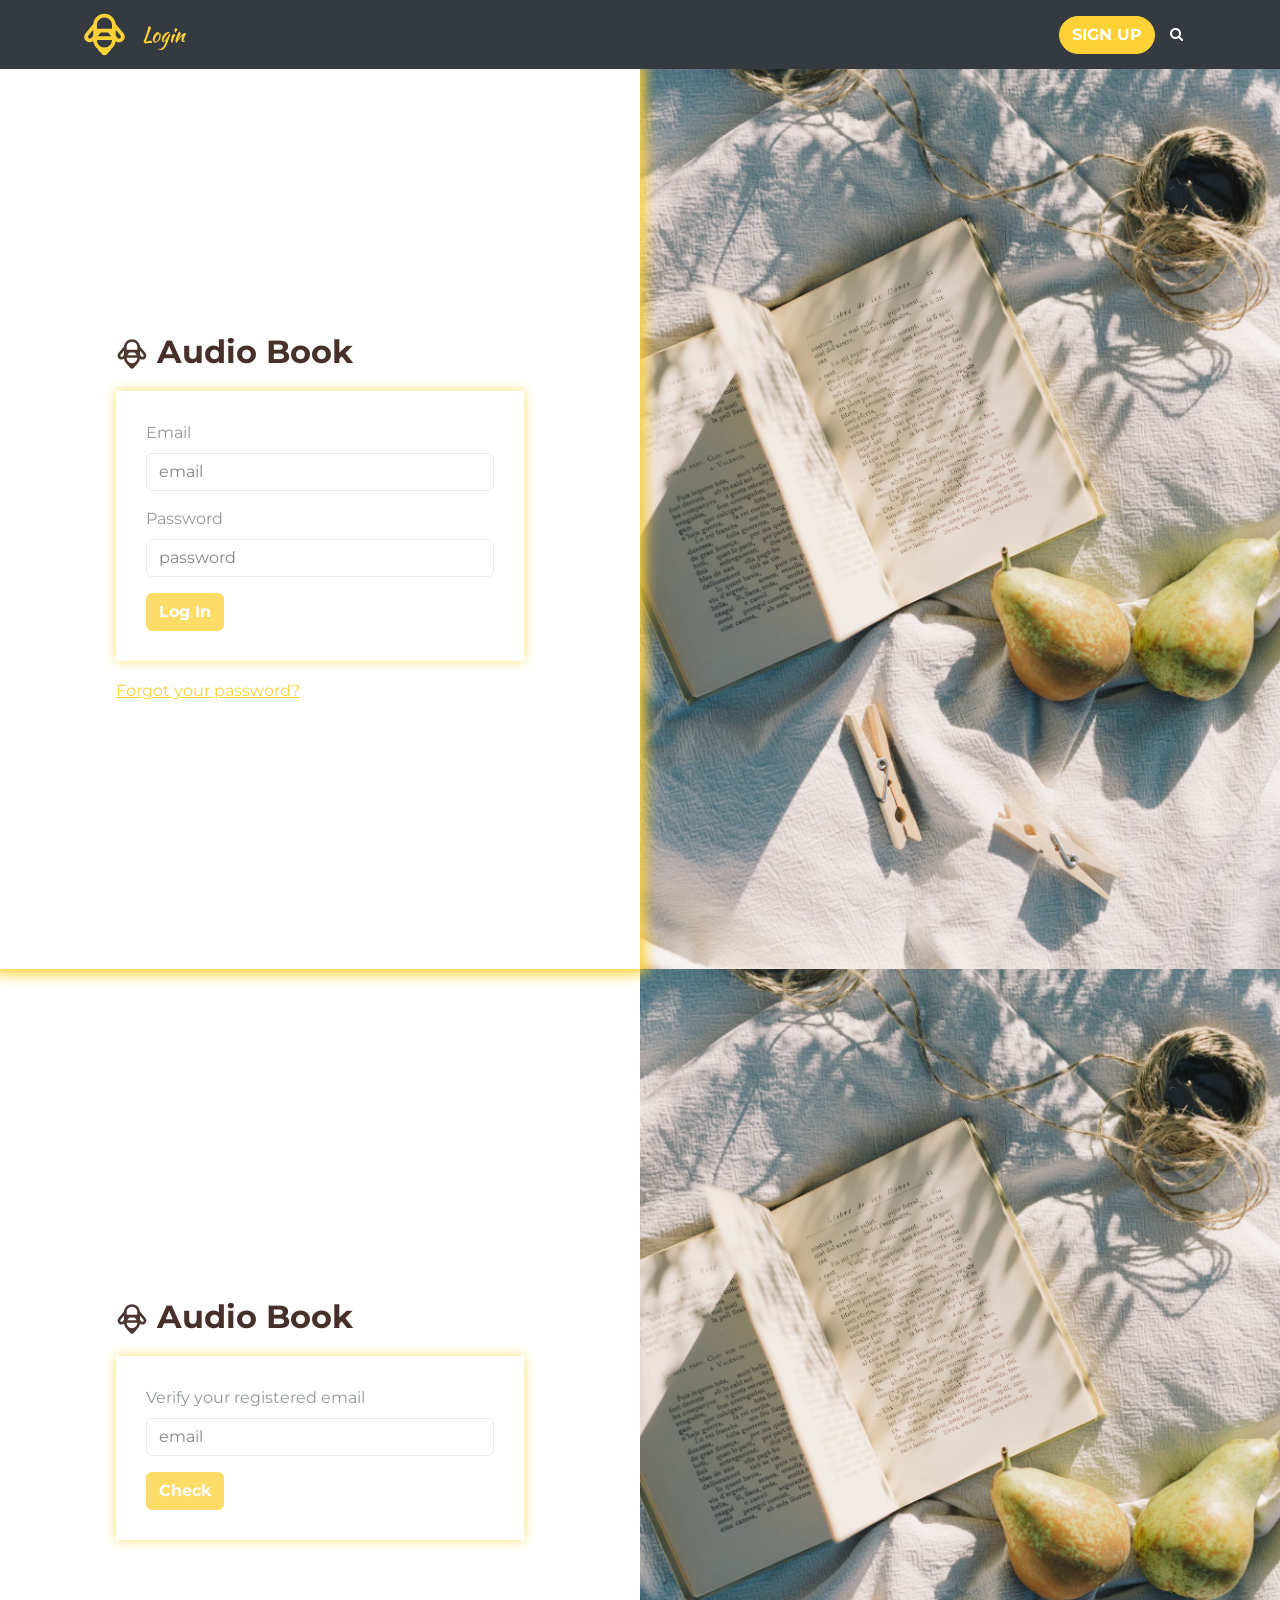
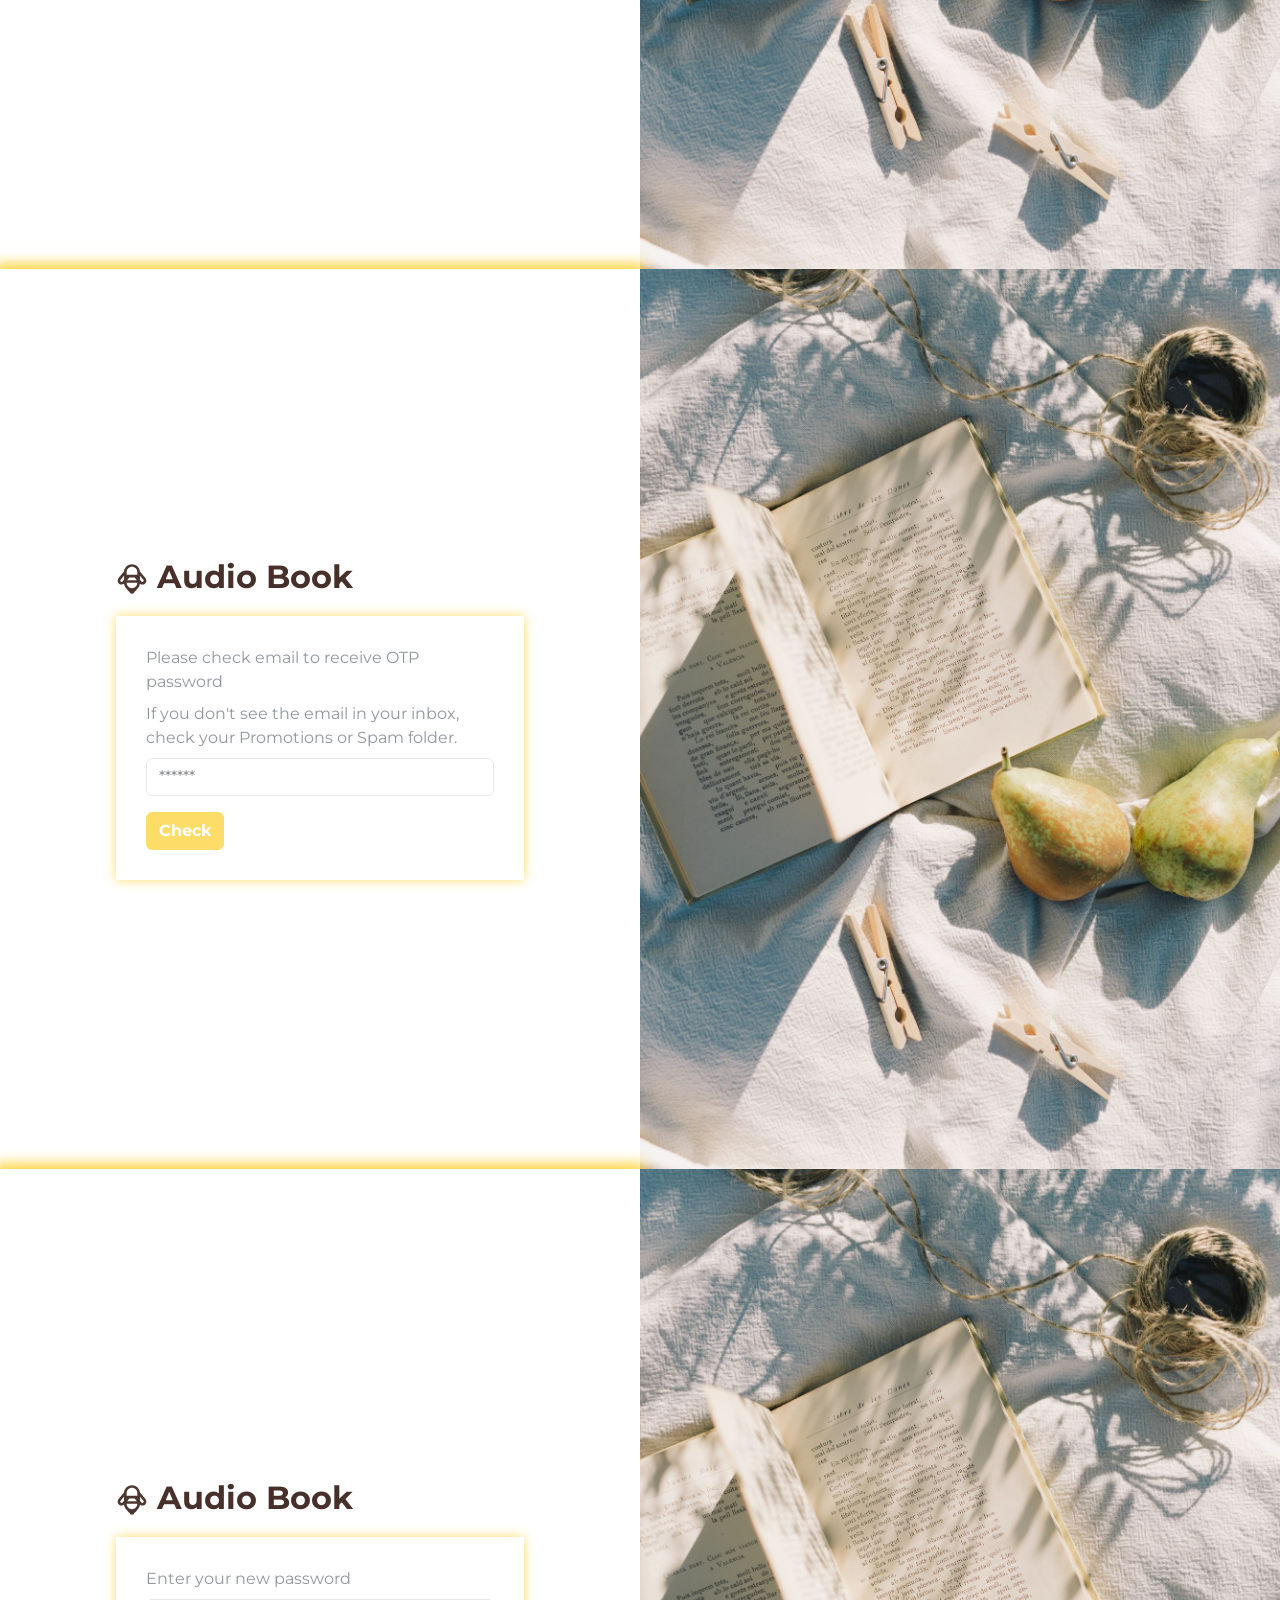
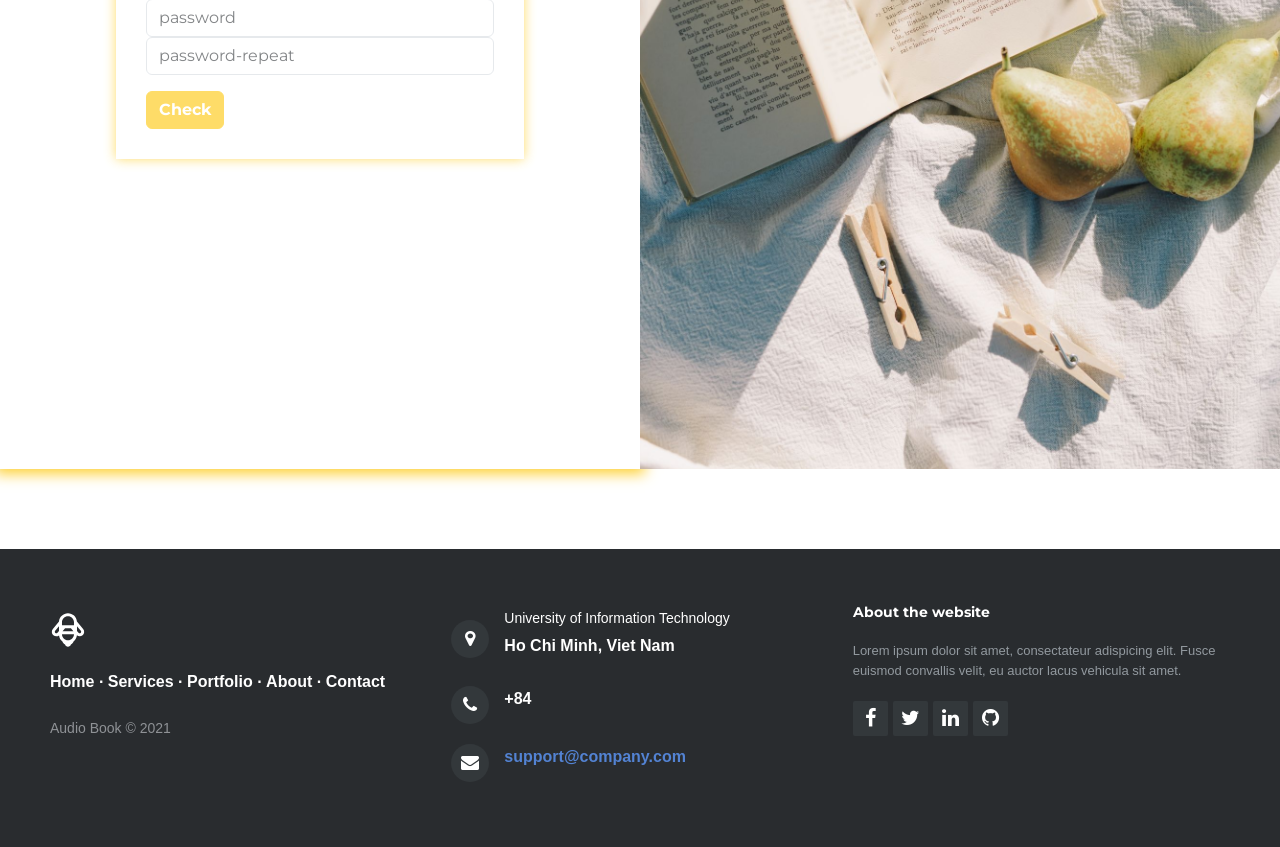
<file: Login.html>
<!DOCTYPE html><html lang="en"><head><meta charset="utf-8"><meta name="viewport" content="width=device-width, initial-scale=1.0, shrink-to-fit=no"><title>AudioBook</title><link rel="stylesheet" href="https://cdn.jsdelivr.net/npm/bootstrap@5.1.0/dist/css/bootstrap.min.css"><link rel="stylesheet" href="https://fonts.googleapis.com/css?family=Cookie"><link rel="stylesheet" href="https://fonts.googleapis.com/css?family=Kaushan+Script&amp;display=swap"><link rel="stylesheet" href="https://fonts.googleapis.com/css?family=Montserrat&amp;display=swap"><link rel="stylesheet" href="https://fonts.googleapis.com/css?family=Raleway&amp;display=swap"><link rel="stylesheet" href="https://cdnjs.cloudflare.com/ajax/libs/font-awesome/4.7.0/css/font-awesome.min.css"><link rel="stylesheet" href="/assets/css/styles.min.css?h=a21d25e9ee14b4d1742cc461e76c3108"></head><body><nav class="navbar navbar-dark navbar-expand-lg sticky-top bg-dark" id="mainNav" style="opacity: 1;"><div class="container"><a class="logo" href="/index.html"><svg xmlns="http://www.w3.org/2000/svg" width="1em" height="1em" viewBox="0 0 24 24" fill="none" class="align-content-start" style="width: 45px;height: 45px;opacity: 1;">
  <path fill-rule="evenodd" clip-rule="evenodd" d="M17.9513 15.571C17.7695 17.2187 16.9205 18.6654 15.6805 19.635C15.332 20.4692 14.7092 21.1601 13.9247 21.5951C13.7025 22.4574 12.9196 23.0944 11.9879 23.0944C11.0562 23.0944 10.2733 22.4574 10.0511 21.5951C9.26672 21.1602 8.64392 20.4693 8.29547 19.6353C7.05955 18.6691 6.21203 17.229 6.02621 15.5883C4.93527 16.4161 3.37955 16.4118 2.28618 15.4944C1.01696 14.4294 0.851409 12.5371 1.91641 11.2679L6.00966 6.38975C6.27125 3.31753 8.84785 0.905579 11.9878 0.905579C15.1166 0.905579 17.6861 3.30046 17.9631 6.35711L22.0837 11.2679C23.1487 12.5371 22.9831 14.4294 21.7139 15.4944C20.613 16.4182 19.0433 16.4161 17.9513 15.571ZM15.6254 12.9056L13.9472 10.9056H10.0529L8.37467 12.9056H15.6254ZM17.9878 12.6095L19.0195 13.839C19.3745 14.2621 20.0053 14.3173 20.4283 13.9623C20.8514 13.6073 20.9066 12.9765 20.5516 12.5535L17.9878 9.49803V12.6095ZM15.9878 8.90558V6.90558C15.9878 4.69644 14.1969 2.90558 11.9878 2.90558C9.77865 2.90558 7.98779 4.69644 7.98779 6.90558V8.90558H15.9878ZM4.98059 13.839L5.98779 12.6387V9.52726L3.4485 12.5535C3.0935 12.9765 3.14869 13.6073 3.57176 13.9623C3.99483 14.3173 4.62559 14.2621 4.98059 13.839ZM11.9878 18.9056C9.77865 18.9056 7.98779 17.1147 7.98779 14.9056H15.9878C15.9878 17.1147 14.1969 18.9056 11.9878 18.9056Z" fill="currentColor"></path>
</svg></a><a class="navbar-brand" href="#" style="padding-left: 15px;">Login</a><button data-bs-toggle="collapse" data-bs-target="#navbarResponsive" class="navbar-toggler navbar-toggler-right" type="button" aria-controls="navbarResponsive" aria-expanded="false" aria-label="Toggle navigation"><i class="fa fa-bars"></i></button><div class="collapse navbar-collapse" id="navbarResponsive"><ul class="navbar-nav me-auto text-uppercase"></ul><ul class="navbar-nav ms-auto text-uppercase"><li class="nav-item"></li><li class="nav-item d-inline-block d-lg-flex justify-content-lg-center align-items-lg-center"><a class="btn btn-primary d-table" role="button" style="border-radius: 20px;" href="/Signup.html">SIGN UP</a></li><li class="nav-item"><a class="nav-link" href="#about"><i class="fa fa-search"></i></a></li></ul></div></div></nav><section id="login"><!-- Start: ♣ Login form Page BS4 ♣ --><div class="container-fluid"><div class="row mh-100vh"><!-- Start: Login block --><div class="col-10 col-sm-8 col-md-6 col-lg-6 offset-1 offset-sm-2 offset-md-3 offset-lg-0 align-self-center d-lg-flex align-items-lg-center align-self-lg-stretch bg-white p-5 rounded rounded-lg-0 my-5 my-lg-0" id="login-block" style="box-shadow: 0px 0px 13px 5px #fed136;"><!-- Start: Login container --><div class="m-auto w-lg-75 w-xl-50"><!-- Start: Your company --><h2 style="color: rgba(47,23,15,0.89);margin-bottom: 20px;"><svg xmlns="http://www.w3.org/2000/svg" width="1em" height="1em" viewBox="0 0 24 24" fill="none" style="color: rgba(47,23,15,0.86);">
  <path fill-rule="evenodd" clip-rule="evenodd" d="M17.9513 15.571C17.7695 17.2187 16.9205 18.6654 15.6805 19.635C15.332 20.4692 14.7092 21.1601 13.9247 21.5951C13.7025 22.4574 12.9196 23.0944 11.9879 23.0944C11.0562 23.0944 10.2733 22.4574 10.0511 21.5951C9.26672 21.1602 8.64392 20.4693 8.29547 19.6353C7.05955 18.6691 6.21203 17.229 6.02621 15.5883C4.93527 16.4161 3.37955 16.4118 2.28618 15.4944C1.01696 14.4294 0.851409 12.5371 1.91641 11.2679L6.00966 6.38975C6.27125 3.31753 8.84785 0.905579 11.9878 0.905579C15.1166 0.905579 17.6861 3.30046 17.9631 6.35711L22.0837 11.2679C23.1487 12.5371 22.9831 14.4294 21.7139 15.4944C20.613 16.4182 19.0433 16.4161 17.9513 15.571ZM15.6254 12.9056L13.9472 10.9056H10.0529L8.37467 12.9056H15.6254ZM17.9878 12.6095L19.0195 13.839C19.3745 14.2621 20.0053 14.3173 20.4283 13.9623C20.8514 13.6073 20.9066 12.9765 20.5516 12.5535L17.9878 9.49803V12.6095ZM15.9878 8.90558V6.90558C15.9878 4.69644 14.1969 2.90558 11.9878 2.90558C9.77865 2.90558 7.98779 4.69644 7.98779 6.90558V8.90558H15.9878ZM4.98059 13.839L5.98779 12.6387V9.52726L3.4485 12.5535C3.0935 12.9765 3.14869 13.6073 3.57176 13.9623C3.99483 14.3173 4.62559 14.2621 4.98059 13.839ZM11.9878 18.9056C9.77865 18.9056 7.98779 17.1147 7.98779 14.9056H15.9878C15.9878 17.1147 14.1969 18.9056 11.9878 18.9056Z" fill="currentColor"></path>
</svg>&nbsp;Audio Book</h2><!-- End: Your company --><!-- Start: Login form --><form style="opacity: 0.75;"><!-- Start: Email --><div class="form-group mb-3"><label class="form-label text-secondary">Email</label><input class="form-control" type="text" required="" pattern="[a-z0-9._%+-]+@[a-z0-9.-]+\.[a-z]{2,15}$" inputmode="email" name="email" placeholder="email"></div><!-- End: Email --><!-- Start: Password --><div class="form-group mb-3"><label class="form-label text-secondary">Password</label><input class="form-control" type="password" required="" placeholder="password" name="password"></div><!-- End: Password --><!-- Start: Submit --><a class="btn btn-primary" role="button" href="/Book.html">Log In</a><!-- End: Submit --></form><!-- End: Login form --><!-- Start: Forgot password --><p class="mt-3 mb-0"><a href="#Reset">Forgot your password?</a></p><!-- End: Forgot password --></div><!-- End: Login container --></div><!-- End: Login block --><!-- Start: Background image --><div class="col-lg-6 d-flex align-items-end" id="bg-block" style="background: url(&quot;/assets/img/pexels-olya-kobruseva-6794049%20(1).jpg?h=bd93453875b43caa5e2fd33001c71b30&quot;) center / cover no-repeat;"></div><!-- End: Background image --></div></div><!-- End: ♣ Login form Page BS4 ♣ --></section><section id="Reset"><!-- Start: ♣ Login form Page BS4 ♣ --><div class="container-fluid"><div class="row mh-100vh"><!-- Start: Login block --><div class="col-10 col-sm-8 col-md-6 col-lg-6 offset-1 offset-sm-2 offset-md-3 offset-lg-0 align-self-center d-lg-flex align-items-lg-center align-self-lg-stretch bg-white p-5 rounded rounded-lg-0 my-5 my-lg-0" id="login-block-2" style="box-shadow: 0px 0px 13px 5px #fed136;"><!-- Start: Login container --><div class="m-auto w-lg-75 w-xl-50"><!-- Start: Your company --><h2 style="color: rgba(47,23,15,0.89);margin-bottom: 20px;"><svg xmlns="http://www.w3.org/2000/svg" width="1em" height="1em" viewBox="0 0 24 24" fill="none" style="color: rgba(47,23,15,0.86);">
  <path fill-rule="evenodd" clip-rule="evenodd" d="M17.9513 15.571C17.7695 17.2187 16.9205 18.6654 15.6805 19.635C15.332 20.4692 14.7092 21.1601 13.9247 21.5951C13.7025 22.4574 12.9196 23.0944 11.9879 23.0944C11.0562 23.0944 10.2733 22.4574 10.0511 21.5951C9.26672 21.1602 8.64392 20.4693 8.29547 19.6353C7.05955 18.6691 6.21203 17.229 6.02621 15.5883C4.93527 16.4161 3.37955 16.4118 2.28618 15.4944C1.01696 14.4294 0.851409 12.5371 1.91641 11.2679L6.00966 6.38975C6.27125 3.31753 8.84785 0.905579 11.9878 0.905579C15.1166 0.905579 17.6861 3.30046 17.9631 6.35711L22.0837 11.2679C23.1487 12.5371 22.9831 14.4294 21.7139 15.4944C20.613 16.4182 19.0433 16.4161 17.9513 15.571ZM15.6254 12.9056L13.9472 10.9056H10.0529L8.37467 12.9056H15.6254ZM17.9878 12.6095L19.0195 13.839C19.3745 14.2621 20.0053 14.3173 20.4283 13.9623C20.8514 13.6073 20.9066 12.9765 20.5516 12.5535L17.9878 9.49803V12.6095ZM15.9878 8.90558V6.90558C15.9878 4.69644 14.1969 2.90558 11.9878 2.90558C9.77865 2.90558 7.98779 4.69644 7.98779 6.90558V8.90558H15.9878ZM4.98059 13.839L5.98779 12.6387V9.52726L3.4485 12.5535C3.0935 12.9765 3.14869 13.6073 3.57176 13.9623C3.99483 14.3173 4.62559 14.2621 4.98059 13.839ZM11.9878 18.9056C9.77865 18.9056 7.98779 17.1147 7.98779 14.9056H15.9878C15.9878 17.1147 14.1969 18.9056 11.9878 18.9056Z" fill="currentColor"></path>
</svg>&nbsp;Audio Book</h2><!-- End: Your company --><!-- Start: Login form --><form style="opacity: 0.75;"><!-- Start: Email --><div class="form-group mb-3"><label class="form-label text-secondary">Verify your registered email</label><input class="form-control" type="text" required="" pattern="[a-z0-9._%+-]+@[a-z0-9.-]+\.[a-z]{2,15}$" inputmode="email" placeholder="email"></div><!-- End: Email --><!-- Start: Submit --><a class="btn btn-primary" role="button" href="#OTP">Check</a><!-- End: Submit --></form><!-- End: Login form --></div><!-- End: Login container --></div><!-- End: Login block --><!-- Start: Background image --><div class="col-lg-6 d-flex align-items-end" id="bg-block-2" style="background: url(&quot;/assets/img/pexels-olya-kobruseva-6794049%20(1).jpg?h=bd93453875b43caa5e2fd33001c71b30&quot;) center / cover no-repeat;"></div><!-- End: Background image --></div></div><!-- End: ♣ Login form Page BS4 ♣ --></section><section id="OTP"><!-- Start: ♣ Login form Page BS4 ♣ --><div class="container-fluid"><div class="row mh-100vh"><!-- Start: Login block --><div class="col-10 col-sm-8 col-md-6 col-lg-6 offset-1 offset-sm-2 offset-md-3 offset-lg-0 align-self-center d-lg-flex align-items-lg-center align-self-lg-stretch bg-white p-5 rounded rounded-lg-0 my-5 my-lg-0" id="login-block-1" style="box-shadow: 0px 0px 13px 5px #fed136;"><!-- Start: Login container --><div class="m-auto w-lg-75 w-xl-50"><!-- Start: Your company --><h2 style="color: rgba(47,23,15,0.89);margin-bottom: 20px;"><svg xmlns="http://www.w3.org/2000/svg" width="1em" height="1em" viewBox="0 0 24 24" fill="none" style="color: rgba(47,23,15,0.86);">
  <path fill-rule="evenodd" clip-rule="evenodd" d="M17.9513 15.571C17.7695 17.2187 16.9205 18.6654 15.6805 19.635C15.332 20.4692 14.7092 21.1601 13.9247 21.5951C13.7025 22.4574 12.9196 23.0944 11.9879 23.0944C11.0562 23.0944 10.2733 22.4574 10.0511 21.5951C9.26672 21.1602 8.64392 20.4693 8.29547 19.6353C7.05955 18.6691 6.21203 17.229 6.02621 15.5883C4.93527 16.4161 3.37955 16.4118 2.28618 15.4944C1.01696 14.4294 0.851409 12.5371 1.91641 11.2679L6.00966 6.38975C6.27125 3.31753 8.84785 0.905579 11.9878 0.905579C15.1166 0.905579 17.6861 3.30046 17.9631 6.35711L22.0837 11.2679C23.1487 12.5371 22.9831 14.4294 21.7139 15.4944C20.613 16.4182 19.0433 16.4161 17.9513 15.571ZM15.6254 12.9056L13.9472 10.9056H10.0529L8.37467 12.9056H15.6254ZM17.9878 12.6095L19.0195 13.839C19.3745 14.2621 20.0053 14.3173 20.4283 13.9623C20.8514 13.6073 20.9066 12.9765 20.5516 12.5535L17.9878 9.49803V12.6095ZM15.9878 8.90558V6.90558C15.9878 4.69644 14.1969 2.90558 11.9878 2.90558C9.77865 2.90558 7.98779 4.69644 7.98779 6.90558V8.90558H15.9878ZM4.98059 13.839L5.98779 12.6387V9.52726L3.4485 12.5535C3.0935 12.9765 3.14869 13.6073 3.57176 13.9623C3.99483 14.3173 4.62559 14.2621 4.98059 13.839ZM11.9878 18.9056C9.77865 18.9056 7.98779 17.1147 7.98779 14.9056H15.9878C15.9878 17.1147 14.1969 18.9056 11.9878 18.9056Z" fill="currentColor"></path>
</svg>&nbsp;Audio Book</h2><!-- End: Your company --><!-- Start: Login form --><form style="opacity: 0.75;"><!-- Start: Email --><div class="form-group mb-3"><label class="form-label text-secondary">Please check email to receive OTP password</label><label class="form-label text-secondary">If you don't see the email in your inbox, check your Promotions or Spam folder.</label><input class="form-control" type="number" placeholder="******" maxlength="6" min="0" max="6" required=""></div><!-- End: Email --><!-- Start: Submit --><a class="btn btn-primary" role="button" href="#resetPass">Check</a><!-- End: Submit --></form><!-- End: Login form --></div><!-- End: Login container --></div><!-- End: Login block --><!-- Start: Background image --><div class="col-lg-6 d-flex align-items-end" id="bg-block-1" style="background: url(&quot;/assets/img/pexels-olya-kobruseva-6794049%20(1).jpg?h=bd93453875b43caa5e2fd33001c71b30&quot;) center / cover no-repeat;"></div><!-- End: Background image --></div></div><!-- End: ♣ Login form Page BS4 ♣ --></section><section id="resetPass"><!-- Start: ♣ Login form Page BS4 ♣ --><div class="container-fluid"><div class="row mh-100vh"><!-- Start: Login block --><div class="col-10 col-sm-8 col-md-6 col-lg-6 offset-1 offset-sm-2 offset-md-3 offset-lg-0 align-self-center d-lg-flex align-items-lg-center align-self-lg-stretch bg-white p-5 rounded rounded-lg-0 my-5 my-lg-0" id="login-block-3" style="box-shadow: 0px 0px 13px 5px #fed136;"><!-- Start: Login container --><div class="m-auto w-lg-75 w-xl-50"><!-- Start: Your company --><h2 style="color: rgba(47,23,15,0.89);margin-bottom: 20px;"><svg xmlns="http://www.w3.org/2000/svg" width="1em" height="1em" viewBox="0 0 24 24" fill="none" style="color: rgba(47,23,15,0.86);">
  <path fill-rule="evenodd" clip-rule="evenodd" d="M17.9513 15.571C17.7695 17.2187 16.9205 18.6654 15.6805 19.635C15.332 20.4692 14.7092 21.1601 13.9247 21.5951C13.7025 22.4574 12.9196 23.0944 11.9879 23.0944C11.0562 23.0944 10.2733 22.4574 10.0511 21.5951C9.26672 21.1602 8.64392 20.4693 8.29547 19.6353C7.05955 18.6691 6.21203 17.229 6.02621 15.5883C4.93527 16.4161 3.37955 16.4118 2.28618 15.4944C1.01696 14.4294 0.851409 12.5371 1.91641 11.2679L6.00966 6.38975C6.27125 3.31753 8.84785 0.905579 11.9878 0.905579C15.1166 0.905579 17.6861 3.30046 17.9631 6.35711L22.0837 11.2679C23.1487 12.5371 22.9831 14.4294 21.7139 15.4944C20.613 16.4182 19.0433 16.4161 17.9513 15.571ZM15.6254 12.9056L13.9472 10.9056H10.0529L8.37467 12.9056H15.6254ZM17.9878 12.6095L19.0195 13.839C19.3745 14.2621 20.0053 14.3173 20.4283 13.9623C20.8514 13.6073 20.9066 12.9765 20.5516 12.5535L17.9878 9.49803V12.6095ZM15.9878 8.90558V6.90558C15.9878 4.69644 14.1969 2.90558 11.9878 2.90558C9.77865 2.90558 7.98779 4.69644 7.98779 6.90558V8.90558H15.9878ZM4.98059 13.839L5.98779 12.6387V9.52726L3.4485 12.5535C3.0935 12.9765 3.14869 13.6073 3.57176 13.9623C3.99483 14.3173 4.62559 14.2621 4.98059 13.839ZM11.9878 18.9056C9.77865 18.9056 7.98779 17.1147 7.98779 14.9056H15.9878C15.9878 17.1147 14.1969 18.9056 11.9878 18.9056Z" fill="currentColor"></path>
</svg>&nbsp;Audio Book</h2><!-- End: Your company --><!-- Start: Login form --><form style="opacity: 0.75;"><!-- Start: Email --><div class="form-group mb-3"><label class="form-label text-secondary">Enter your new password</label><input class="form-control" type="password" placeholder="password" name="password"><input class="form-control" type="password" placeholder="password-repeat" name="password"></div><!-- End: Email --><!-- Start: Submit --><a class="btn btn-primary" role="button" href="#login">Check</a><!-- End: Submit --></form><!-- End: Login form --></div><!-- End: Login container --></div><!-- End: Login block --><!-- Start: Background image --><div class="col-lg-6 d-flex align-items-end" id="bg-block-3" style="background: url(&quot;/assets/img/pexels-olya-kobruseva-6794049%20(1).jpg?h=bd93453875b43caa5e2fd33001c71b30&quot;) center / cover no-repeat;"></div><!-- End: Background image --></div></div><!-- End: ♣ Login form Page BS4 ♣ --></section><!-- Start: Pretty Footer --><footer><div class="row"><div class="col-sm-6 col-md-4 footer-navigation"><h3><a href="/index.html"><svg xmlns="http://www.w3.org/2000/svg" width="1em" height="1em" viewBox="0 0 24 24" fill="none">
  <path fill-rule="evenodd" clip-rule="evenodd" d="M17.9513 15.571C17.7695 17.2187 16.9205 18.6654 15.6805 19.635C15.332 20.4692 14.7092 21.1601 13.9247 21.5951C13.7025 22.4574 12.9196 23.0944 11.9879 23.0944C11.0562 23.0944 10.2733 22.4574 10.0511 21.5951C9.26672 21.1602 8.64392 20.4693 8.29547 19.6353C7.05955 18.6691 6.21203 17.229 6.02621 15.5883C4.93527 16.4161 3.37955 16.4118 2.28618 15.4944C1.01696 14.4294 0.851409 12.5371 1.91641 11.2679L6.00966 6.38975C6.27125 3.31753 8.84785 0.905579 11.9878 0.905579C15.1166 0.905579 17.6861 3.30046 17.9631 6.35711L22.0837 11.2679C23.1487 12.5371 22.9831 14.4294 21.7139 15.4944C20.613 16.4182 19.0433 16.4161 17.9513 15.571ZM15.6254 12.9056L13.9472 10.9056H10.0529L8.37467 12.9056H15.6254ZM17.9878 12.6095L19.0195 13.839C19.3745 14.2621 20.0053 14.3173 20.4283 13.9623C20.8514 13.6073 20.9066 12.9765 20.5516 12.5535L17.9878 9.49803V12.6095ZM15.9878 8.90558V6.90558C15.9878 4.69644 14.1969 2.90558 11.9878 2.90558C9.77865 2.90558 7.98779 4.69644 7.98779 6.90558V8.90558H15.9878ZM4.98059 13.839L5.98779 12.6387V9.52726L3.4485 12.5535C3.0935 12.9765 3.14869 13.6073 3.57176 13.9623C3.99483 14.3173 4.62559 14.2621 4.98059 13.839ZM11.9878 18.9056C9.77865 18.9056 7.98779 17.1147 7.98779 14.9056H15.9878C15.9878 17.1147 14.1969 18.9056 11.9878 18.9056Z" fill="currentColor"></path>
</svg></a></h3><p class="links"><a href="#page-top">Home</a><strong> · </strong><a href="#services">Services</a><strong> · </strong><a href="#portfolio">Portfolio</a><strong> · </strong><a href="#team">About</a><strong>&nbsp;· </strong><a href="#contact">Contact</a></p><p class="company-name">Audio Book © 2021</p></div><div class="col-sm-6 col-md-4 footer-contacts"><div><span class="fa fa-map-marker footer-contacts-icon"> </span><p><span class="new-line-span">University of Information Technology</span>Ho Chi Minh, Viet Nam</p></div><div><i class="fa fa-phone footer-contacts-icon"></i><p class="footer-center-info email text-start"> +84</p></div><div><i class="fa fa-envelope footer-contacts-icon"></i><p> <a href="#" target="_blank">support@company.com</a></p></div></div><div class="col-md-4 footer-about"><h4>About the website</h4><p> Lorem ipsum dolor sit amet, consectateur adispicing elit. Fusce euismod convallis velit, eu auctor lacus vehicula sit amet. 				 </p><div class="social-links social-icons"><a href="#"><i class="fa fa-facebook"></i></a><a href="#"><i class="fa fa-twitter"></i></a><a href="#"><i class="fa fa-linkedin"></i></a><a href="#"><i class="fa fa-github"></i></a></div></div></div></footer><!-- End: Pretty Footer --><script src="https://cdn.jsdelivr.net/npm/bootstrap@5.1.0/dist/js/bootstrap.bundle.min.js"></script><script src="/assets/js/script.min.js?h=ecc440ce2b35a6ed59fbd6e54cc9f308"></script></body></html>
</file>
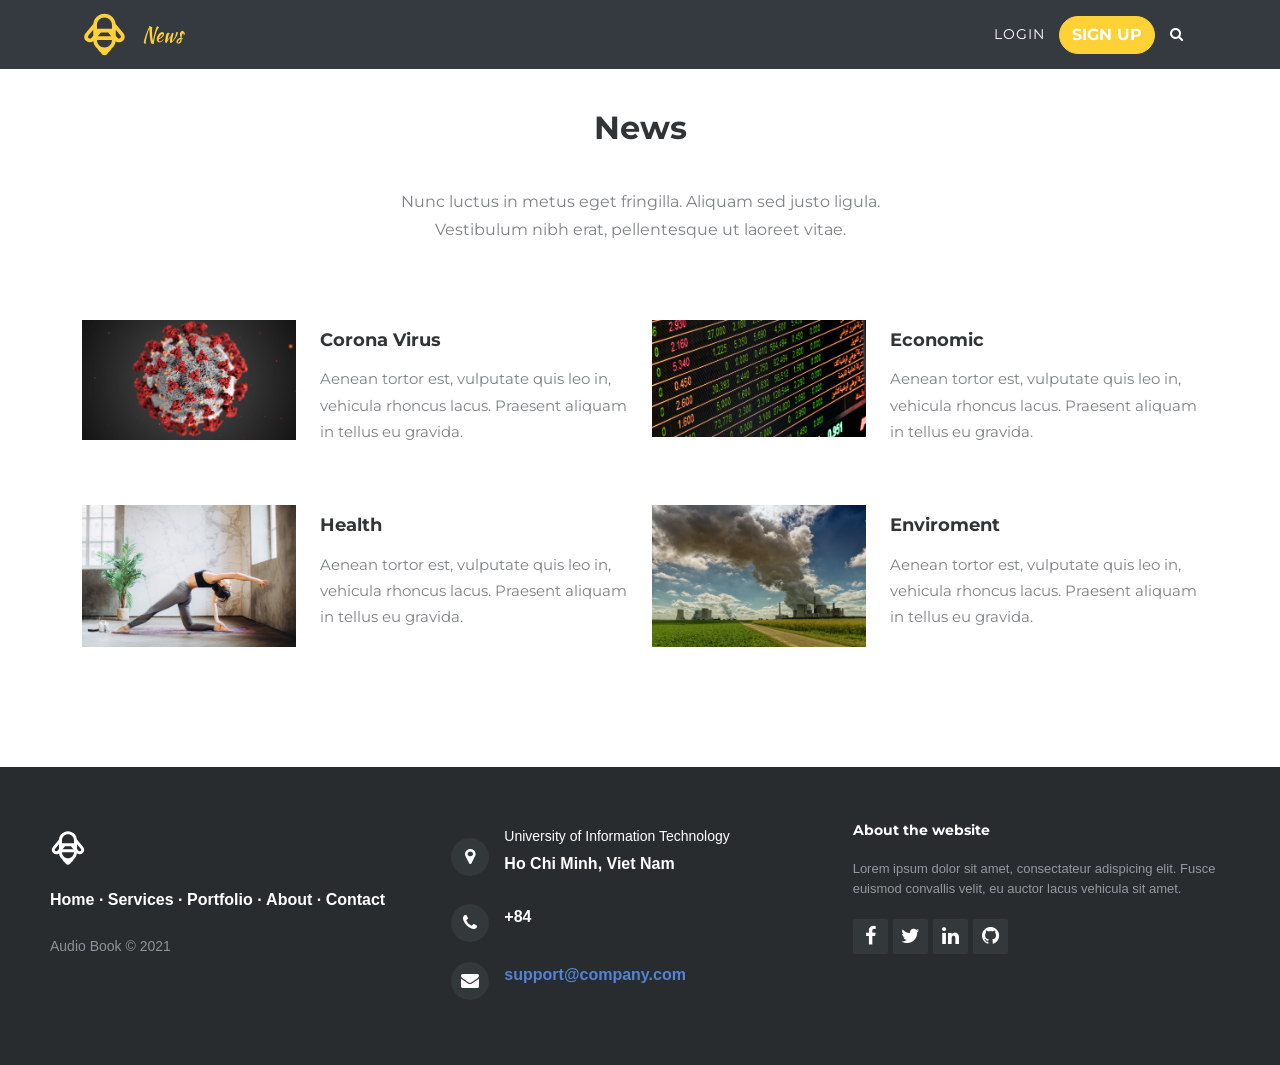
<file: News.html>
<!DOCTYPE html><html lang="en"><head><meta charset="utf-8"><meta name="viewport" content="width=device-width, initial-scale=1.0, shrink-to-fit=no"><title>AudioBook</title><link rel="stylesheet" href="https://cdn.jsdelivr.net/npm/bootstrap@5.1.0/dist/css/bootstrap.min.css"><link rel="stylesheet" href="https://fonts.googleapis.com/css?family=Cookie"><link rel="stylesheet" href="https://fonts.googleapis.com/css?family=Kaushan+Script&amp;display=swap"><link rel="stylesheet" href="https://fonts.googleapis.com/css?family=Montserrat&amp;display=swap"><link rel="stylesheet" href="https://fonts.googleapis.com/css?family=Raleway&amp;display=swap"><link rel="stylesheet" href="https://cdnjs.cloudflare.com/ajax/libs/font-awesome/4.7.0/css/font-awesome.min.css"><link rel="stylesheet" href="/assets/css/styles.min.css?h=a21d25e9ee14b4d1742cc461e76c3108"></head><body><nav class="navbar navbar-dark navbar-expand-lg sticky-top bg-dark" id="mainNav" style="opacity: 1;"><div class="container"><a class="logo" href="/index.html"><svg xmlns="http://www.w3.org/2000/svg" width="1em" height="1em" viewBox="0 0 24 24" fill="none" class="align-content-start" style="width: 45px;height: 45px;opacity: 1;">
  <path fill-rule="evenodd" clip-rule="evenodd" d="M17.9513 15.571C17.7695 17.2187 16.9205 18.6654 15.6805 19.635C15.332 20.4692 14.7092 21.1601 13.9247 21.5951C13.7025 22.4574 12.9196 23.0944 11.9879 23.0944C11.0562 23.0944 10.2733 22.4574 10.0511 21.5951C9.26672 21.1602 8.64392 20.4693 8.29547 19.6353C7.05955 18.6691 6.21203 17.229 6.02621 15.5883C4.93527 16.4161 3.37955 16.4118 2.28618 15.4944C1.01696 14.4294 0.851409 12.5371 1.91641 11.2679L6.00966 6.38975C6.27125 3.31753 8.84785 0.905579 11.9878 0.905579C15.1166 0.905579 17.6861 3.30046 17.9631 6.35711L22.0837 11.2679C23.1487 12.5371 22.9831 14.4294 21.7139 15.4944C20.613 16.4182 19.0433 16.4161 17.9513 15.571ZM15.6254 12.9056L13.9472 10.9056H10.0529L8.37467 12.9056H15.6254ZM17.9878 12.6095L19.0195 13.839C19.3745 14.2621 20.0053 14.3173 20.4283 13.9623C20.8514 13.6073 20.9066 12.9765 20.5516 12.5535L17.9878 9.49803V12.6095ZM15.9878 8.90558V6.90558C15.9878 4.69644 14.1969 2.90558 11.9878 2.90558C9.77865 2.90558 7.98779 4.69644 7.98779 6.90558V8.90558H15.9878ZM4.98059 13.839L5.98779 12.6387V9.52726L3.4485 12.5535C3.0935 12.9765 3.14869 13.6073 3.57176 13.9623C3.99483 14.3173 4.62559 14.2621 4.98059 13.839ZM11.9878 18.9056C9.77865 18.9056 7.98779 17.1147 7.98779 14.9056H15.9878C15.9878 17.1147 14.1969 18.9056 11.9878 18.9056Z" fill="currentColor"></path>
</svg></a><a class="navbar-brand" href="#" style="padding-left: 15px;">News</a><button data-bs-toggle="collapse" data-bs-target="#navbarResponsive" class="navbar-toggler navbar-toggler-right" type="button" aria-controls="navbarResponsive" aria-expanded="false" aria-label="Toggle navigation"><i class="fa fa-bars"></i></button><div class="collapse navbar-collapse" id="navbarResponsive"><ul class="navbar-nav me-auto text-uppercase"></ul><ul class="navbar-nav ms-auto text-uppercase"><li class="nav-item"><a class="nav-link" href="/Login.html">login</a></li><li class="nav-item d-inline-block d-lg-flex justify-content-lg-center align-items-lg-center"><a class="btn btn-primary d-table" role="button" style="border-radius: 20px;" href="/Signup.html">SIGN UP</a></li><li class="nav-item"><a class="nav-link" href="#about"><i class="fa fa-search"></i></a></li></ul></div></div></nav><!-- Start: Projects Horizontal --><section class="projects-horizontal"><div class="container"><!-- Start: Intro --><div class="intro"><h2 class="text-center">News</h2><p class="text-center">Nunc luctus in metus eget fringilla. Aliquam sed justo ligula. Vestibulum nibh erat, pellentesque ut laoreet vitae. </p></div><!-- End: Intro --><!-- Start: Projects --><div class="row projects"><div class="col-sm-6 item"><div class="row"><div class="col-md-12 col-lg-5"><a href="#"><img class="img-fluid" src="/assets/img/News/pexels-cdc-3993212.jpg?h=2befc9148b9e16db2a6c5d6346bfb857"></a></div><div class="col"><h3 class="name">Corona Virus</h3><p class="description">Aenean tortor est, vulputate quis leo in, vehicula rhoncus lacus. Praesent aliquam in tellus eu gravida.</p></div></div></div><div class="col-sm-6 item"><div class="row"><div class="col-md-12 col-lg-5"><a href="#"><img class="img-fluid" src="/assets/img/News/pexels-pixabay-534216.jpg?h=78619fc3252296015c44da80650bbd0a"></a></div><div class="col"><h3 class="name">Economic</h3><p class="description">Aenean tortor est, vulputate quis leo in, vehicula rhoncus lacus. Praesent aliquam in tellus eu gravida.</p></div></div></div><div class="col-sm-6 item"><div class="row"><div class="col-md-12 col-lg-5"><a href="#"><img class="img-fluid" src="/assets/img/News/pexels-elina-fairytale-3823039.jpg?h=08bcb0e0d5b5e224d0a301c0ce7b630b"></a></div><div class="col"><h3 class="name">Health</h3><p class="description">Aenean tortor est, vulputate quis leo in, vehicula rhoncus lacus. Praesent aliquam in tellus eu gravida.</p></div></div></div><div class="col-sm-6 item"><div class="row"><div class="col-md-12 col-lg-5"><a href="#"><img class="img-fluid" src="/assets/img/News/pexels-johannes-plenio-2566845.jpg?h=4073cd4b6a928534ed733afeadd82a47"></a></div><div class="col"><h3 class="name">Enviroment</h3><p class="description">Aenean tortor est, vulputate quis leo in, vehicula rhoncus lacus. Praesent aliquam in tellus eu gravida.</p></div></div></div></div><!-- End: Projects --></div></section><!-- End: Projects Horizontal --><!-- Start: Pretty Footer --><footer><div class="row"><div class="col-sm-6 col-md-4 footer-navigation"><h3><a href="/index.html"><svg xmlns="http://www.w3.org/2000/svg" width="1em" height="1em" viewBox="0 0 24 24" fill="none">
  <path fill-rule="evenodd" clip-rule="evenodd" d="M17.9513 15.571C17.7695 17.2187 16.9205 18.6654 15.6805 19.635C15.332 20.4692 14.7092 21.1601 13.9247 21.5951C13.7025 22.4574 12.9196 23.0944 11.9879 23.0944C11.0562 23.0944 10.2733 22.4574 10.0511 21.5951C9.26672 21.1602 8.64392 20.4693 8.29547 19.6353C7.05955 18.6691 6.21203 17.229 6.02621 15.5883C4.93527 16.4161 3.37955 16.4118 2.28618 15.4944C1.01696 14.4294 0.851409 12.5371 1.91641 11.2679L6.00966 6.38975C6.27125 3.31753 8.84785 0.905579 11.9878 0.905579C15.1166 0.905579 17.6861 3.30046 17.9631 6.35711L22.0837 11.2679C23.1487 12.5371 22.9831 14.4294 21.7139 15.4944C20.613 16.4182 19.0433 16.4161 17.9513 15.571ZM15.6254 12.9056L13.9472 10.9056H10.0529L8.37467 12.9056H15.6254ZM17.9878 12.6095L19.0195 13.839C19.3745 14.2621 20.0053 14.3173 20.4283 13.9623C20.8514 13.6073 20.9066 12.9765 20.5516 12.5535L17.9878 9.49803V12.6095ZM15.9878 8.90558V6.90558C15.9878 4.69644 14.1969 2.90558 11.9878 2.90558C9.77865 2.90558 7.98779 4.69644 7.98779 6.90558V8.90558H15.9878ZM4.98059 13.839L5.98779 12.6387V9.52726L3.4485 12.5535C3.0935 12.9765 3.14869 13.6073 3.57176 13.9623C3.99483 14.3173 4.62559 14.2621 4.98059 13.839ZM11.9878 18.9056C9.77865 18.9056 7.98779 17.1147 7.98779 14.9056H15.9878C15.9878 17.1147 14.1969 18.9056 11.9878 18.9056Z" fill="currentColor"></path>
</svg></a></h3><p class="links"><a href="#page-top">Home</a><strong> · </strong><a href="#services">Services</a><strong> · </strong><a href="#portfolio">Portfolio</a><strong> · </strong><a href="#team">About</a><strong>&nbsp;· </strong><a href="#contact">Contact</a></p><p class="company-name">Audio Book © 2021</p></div><div class="col-sm-6 col-md-4 footer-contacts"><div><span class="fa fa-map-marker footer-contacts-icon"> </span><p><span class="new-line-span">University of Information Technology</span>Ho Chi Minh, Viet Nam</p></div><div><i class="fa fa-phone footer-contacts-icon"></i><p class="footer-center-info email text-start"> +84</p></div><div><i class="fa fa-envelope footer-contacts-icon"></i><p> <a href="#" target="_blank">support@company.com</a></p></div></div><div class="col-md-4 footer-about"><h4>About the website</h4><p> Lorem ipsum dolor sit amet, consectateur adispicing elit. Fusce euismod convallis velit, eu auctor lacus vehicula sit amet. 				 </p><div class="social-links social-icons"><a href="#"><i class="fa fa-facebook"></i></a><a href="#"><i class="fa fa-twitter"></i></a><a href="#"><i class="fa fa-linkedin"></i></a><a href="#"><i class="fa fa-github"></i></a></div></div></div></footer><!-- End: Pretty Footer --><script src="https://cdn.jsdelivr.net/npm/bootstrap@5.1.0/dist/js/bootstrap.bundle.min.js"></script><script src="/assets/js/script.min.js?h=ecc440ce2b35a6ed59fbd6e54cc9f308"></script></body></html>
</file>
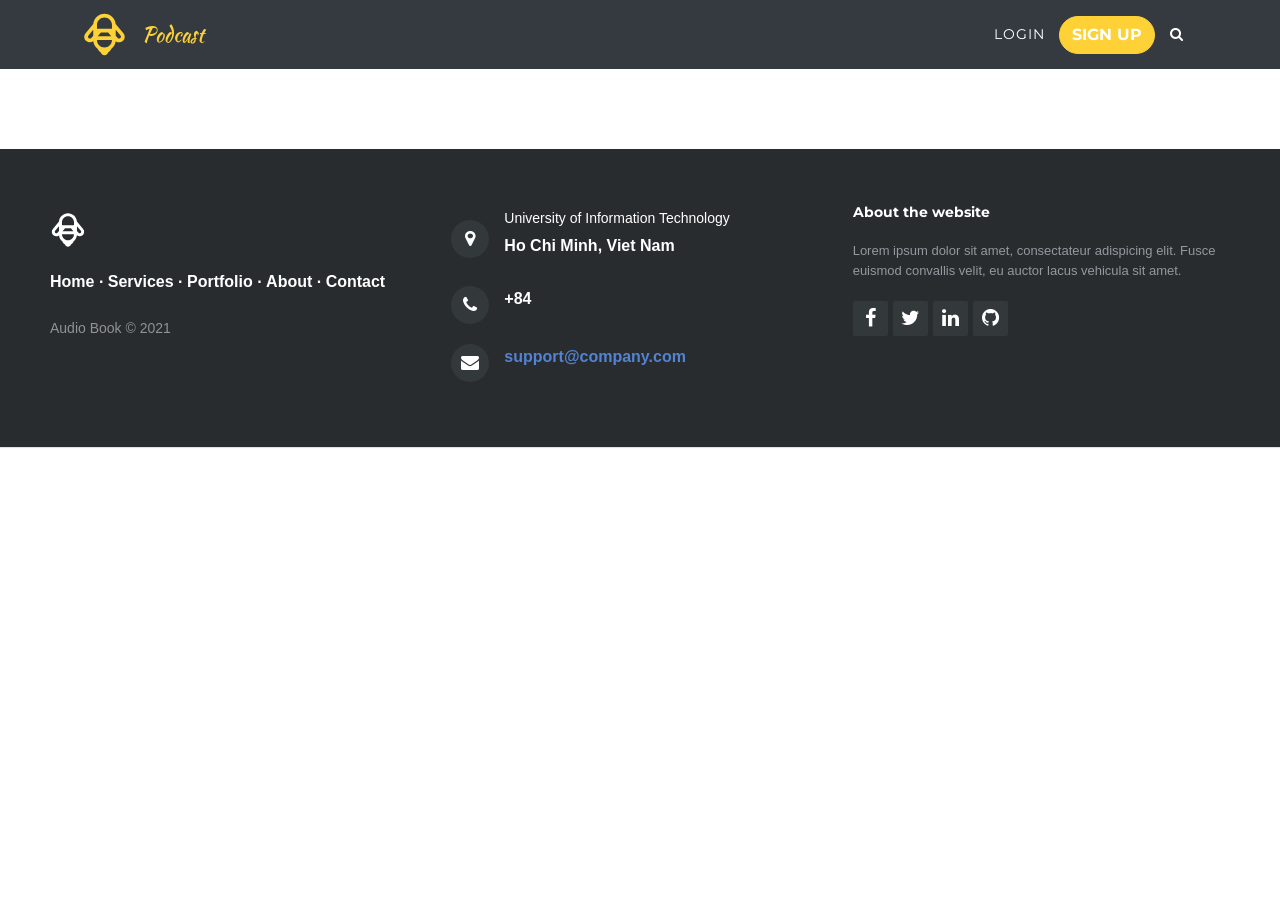
<file: Podcast.html>
<!DOCTYPE html><html lang="en"><head><meta charset="utf-8"><meta name="viewport" content="width=device-width, initial-scale=1.0, shrink-to-fit=no"><title>AudioBook</title><link rel="stylesheet" href="https://cdn.jsdelivr.net/npm/bootstrap@5.1.0/dist/css/bootstrap.min.css"><link rel="stylesheet" href="https://fonts.googleapis.com/css?family=Cookie"><link rel="stylesheet" href="https://fonts.googleapis.com/css?family=Kaushan+Script&amp;display=swap"><link rel="stylesheet" href="https://fonts.googleapis.com/css?family=Montserrat&amp;display=swap"><link rel="stylesheet" href="https://fonts.googleapis.com/css?family=Raleway&amp;display=swap"><link rel="stylesheet" href="https://cdnjs.cloudflare.com/ajax/libs/font-awesome/4.7.0/css/font-awesome.min.css"><link rel="stylesheet" href="/assets/css/styles.min.css?h=a21d25e9ee14b4d1742cc461e76c3108"></head><body><nav class="navbar navbar-dark navbar-expand-lg sticky-top bg-dark" id="mainNav" style="opacity: 1;"><div class="container"><a class="logo" href="/index.html"><svg xmlns="http://www.w3.org/2000/svg" width="1em" height="1em" viewBox="0 0 24 24" fill="none" class="align-content-start" style="width: 45px;height: 45px;opacity: 1;">
  <path fill-rule="evenodd" clip-rule="evenodd" d="M17.9513 15.571C17.7695 17.2187 16.9205 18.6654 15.6805 19.635C15.332 20.4692 14.7092 21.1601 13.9247 21.5951C13.7025 22.4574 12.9196 23.0944 11.9879 23.0944C11.0562 23.0944 10.2733 22.4574 10.0511 21.5951C9.26672 21.1602 8.64392 20.4693 8.29547 19.6353C7.05955 18.6691 6.21203 17.229 6.02621 15.5883C4.93527 16.4161 3.37955 16.4118 2.28618 15.4944C1.01696 14.4294 0.851409 12.5371 1.91641 11.2679L6.00966 6.38975C6.27125 3.31753 8.84785 0.905579 11.9878 0.905579C15.1166 0.905579 17.6861 3.30046 17.9631 6.35711L22.0837 11.2679C23.1487 12.5371 22.9831 14.4294 21.7139 15.4944C20.613 16.4182 19.0433 16.4161 17.9513 15.571ZM15.6254 12.9056L13.9472 10.9056H10.0529L8.37467 12.9056H15.6254ZM17.9878 12.6095L19.0195 13.839C19.3745 14.2621 20.0053 14.3173 20.4283 13.9623C20.8514 13.6073 20.9066 12.9765 20.5516 12.5535L17.9878 9.49803V12.6095ZM15.9878 8.90558V6.90558C15.9878 4.69644 14.1969 2.90558 11.9878 2.90558C9.77865 2.90558 7.98779 4.69644 7.98779 6.90558V8.90558H15.9878ZM4.98059 13.839L5.98779 12.6387V9.52726L3.4485 12.5535C3.0935 12.9765 3.14869 13.6073 3.57176 13.9623C3.99483 14.3173 4.62559 14.2621 4.98059 13.839ZM11.9878 18.9056C9.77865 18.9056 7.98779 17.1147 7.98779 14.9056H15.9878C15.9878 17.1147 14.1969 18.9056 11.9878 18.9056Z" fill="currentColor"></path>
</svg></a><a class="navbar-brand" href="#" style="padding-left: 15px;">Podcast</a><button data-bs-toggle="collapse" data-bs-target="#navbarResponsive" class="navbar-toggler navbar-toggler-right" type="button" aria-controls="navbarResponsive" aria-expanded="false" aria-label="Toggle navigation"><i class="fa fa-bars"></i></button><div class="collapse navbar-collapse" id="navbarResponsive"><ul class="navbar-nav me-auto text-uppercase"></ul><ul class="navbar-nav ms-auto text-uppercase"><li class="nav-item"><a class="nav-link" href="/Login.html">login</a></li><li class="nav-item d-inline-block d-lg-flex justify-content-lg-center align-items-lg-center"><a class="btn btn-primary d-table" role="button" style="border-radius: 20px;" href="/Signup.html">SIGN UP</a></li><li class="nav-item"><a class="nav-link" href="#about"><i class="fa fa-search"></i></a></li></ul></div></div></nav><!-- Start: Pretty Footer --><footer><div class="row"><div class="col-sm-6 col-md-4 footer-navigation"><h3><a href="/index.html"><svg xmlns="http://www.w3.org/2000/svg" width="1em" height="1em" viewBox="0 0 24 24" fill="none">
  <path fill-rule="evenodd" clip-rule="evenodd" d="M17.9513 15.571C17.7695 17.2187 16.9205 18.6654 15.6805 19.635C15.332 20.4692 14.7092 21.1601 13.9247 21.5951C13.7025 22.4574 12.9196 23.0944 11.9879 23.0944C11.0562 23.0944 10.2733 22.4574 10.0511 21.5951C9.26672 21.1602 8.64392 20.4693 8.29547 19.6353C7.05955 18.6691 6.21203 17.229 6.02621 15.5883C4.93527 16.4161 3.37955 16.4118 2.28618 15.4944C1.01696 14.4294 0.851409 12.5371 1.91641 11.2679L6.00966 6.38975C6.27125 3.31753 8.84785 0.905579 11.9878 0.905579C15.1166 0.905579 17.6861 3.30046 17.9631 6.35711L22.0837 11.2679C23.1487 12.5371 22.9831 14.4294 21.7139 15.4944C20.613 16.4182 19.0433 16.4161 17.9513 15.571ZM15.6254 12.9056L13.9472 10.9056H10.0529L8.37467 12.9056H15.6254ZM17.9878 12.6095L19.0195 13.839C19.3745 14.2621 20.0053 14.3173 20.4283 13.9623C20.8514 13.6073 20.9066 12.9765 20.5516 12.5535L17.9878 9.49803V12.6095ZM15.9878 8.90558V6.90558C15.9878 4.69644 14.1969 2.90558 11.9878 2.90558C9.77865 2.90558 7.98779 4.69644 7.98779 6.90558V8.90558H15.9878ZM4.98059 13.839L5.98779 12.6387V9.52726L3.4485 12.5535C3.0935 12.9765 3.14869 13.6073 3.57176 13.9623C3.99483 14.3173 4.62559 14.2621 4.98059 13.839ZM11.9878 18.9056C9.77865 18.9056 7.98779 17.1147 7.98779 14.9056H15.9878C15.9878 17.1147 14.1969 18.9056 11.9878 18.9056Z" fill="currentColor"></path>
</svg></a></h3><p class="links"><a href="#page-top">Home</a><strong> · </strong><a href="#services">Services</a><strong> · </strong><a href="#portfolio">Portfolio</a><strong> · </strong><a href="#team">About</a><strong>&nbsp;· </strong><a href="#contact">Contact</a></p><p class="company-name">Audio Book © 2021</p></div><div class="col-sm-6 col-md-4 footer-contacts"><div><span class="fa fa-map-marker footer-contacts-icon"> </span><p><span class="new-line-span">University of Information Technology</span>Ho Chi Minh, Viet Nam</p></div><div><i class="fa fa-phone footer-contacts-icon"></i><p class="footer-center-info email text-start"> +84</p></div><div><i class="fa fa-envelope footer-contacts-icon"></i><p> <a href="#" target="_blank">support@company.com</a></p></div></div><div class="col-md-4 footer-about"><h4>About the website</h4><p> Lorem ipsum dolor sit amet, consectateur adispicing elit. Fusce euismod convallis velit, eu auctor lacus vehicula sit amet. 				 </p><div class="social-links social-icons"><a href="#"><i class="fa fa-facebook"></i></a><a href="#"><i class="fa fa-twitter"></i></a><a href="#"><i class="fa fa-linkedin"></i></a><a href="#"><i class="fa fa-github"></i></a></div></div></div></footer><!-- End: Pretty Footer --><script src="https://cdn.jsdelivr.net/npm/bootstrap@5.1.0/dist/js/bootstrap.bundle.min.js"></script><script src="/assets/js/script.min.js?h=ecc440ce2b35a6ed59fbd6e54cc9f308"></script></body></html>
</file>
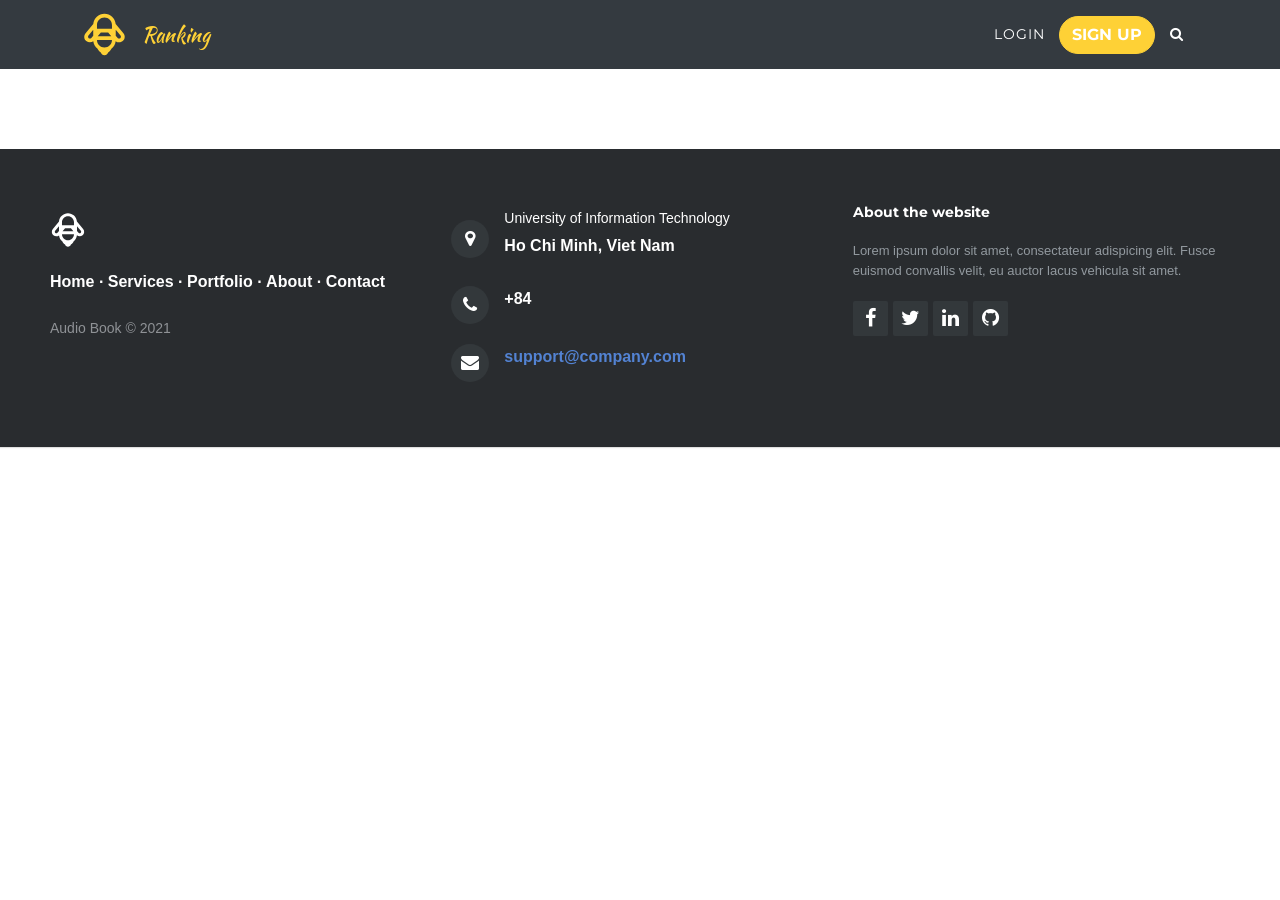
<file: Ranking.html>
<!DOCTYPE html><html lang="en"><head><meta charset="utf-8"><meta name="viewport" content="width=device-width, initial-scale=1.0, shrink-to-fit=no"><title>AudioBook</title><link rel="stylesheet" href="https://cdn.jsdelivr.net/npm/bootstrap@5.1.0/dist/css/bootstrap.min.css"><link rel="stylesheet" href="https://fonts.googleapis.com/css?family=Cookie"><link rel="stylesheet" href="https://fonts.googleapis.com/css?family=Kaushan+Script&amp;display=swap"><link rel="stylesheet" href="https://fonts.googleapis.com/css?family=Montserrat&amp;display=swap"><link rel="stylesheet" href="https://fonts.googleapis.com/css?family=Raleway&amp;display=swap"><link rel="stylesheet" href="https://cdnjs.cloudflare.com/ajax/libs/font-awesome/4.7.0/css/font-awesome.min.css"><link rel="stylesheet" href="/assets/css/styles.min.css?h=a21d25e9ee14b4d1742cc461e76c3108"></head><body><nav class="navbar navbar-dark navbar-expand-lg sticky-top bg-dark" id="mainNav" style="opacity: 1;"><div class="container"><a class="logo" href="/index.html"><svg xmlns="http://www.w3.org/2000/svg" width="1em" height="1em" viewBox="0 0 24 24" fill="none" class="align-content-start" style="width: 45px;height: 45px;opacity: 1;">
  <path fill-rule="evenodd" clip-rule="evenodd" d="M17.9513 15.571C17.7695 17.2187 16.9205 18.6654 15.6805 19.635C15.332 20.4692 14.7092 21.1601 13.9247 21.5951C13.7025 22.4574 12.9196 23.0944 11.9879 23.0944C11.0562 23.0944 10.2733 22.4574 10.0511 21.5951C9.26672 21.1602 8.64392 20.4693 8.29547 19.6353C7.05955 18.6691 6.21203 17.229 6.02621 15.5883C4.93527 16.4161 3.37955 16.4118 2.28618 15.4944C1.01696 14.4294 0.851409 12.5371 1.91641 11.2679L6.00966 6.38975C6.27125 3.31753 8.84785 0.905579 11.9878 0.905579C15.1166 0.905579 17.6861 3.30046 17.9631 6.35711L22.0837 11.2679C23.1487 12.5371 22.9831 14.4294 21.7139 15.4944C20.613 16.4182 19.0433 16.4161 17.9513 15.571ZM15.6254 12.9056L13.9472 10.9056H10.0529L8.37467 12.9056H15.6254ZM17.9878 12.6095L19.0195 13.839C19.3745 14.2621 20.0053 14.3173 20.4283 13.9623C20.8514 13.6073 20.9066 12.9765 20.5516 12.5535L17.9878 9.49803V12.6095ZM15.9878 8.90558V6.90558C15.9878 4.69644 14.1969 2.90558 11.9878 2.90558C9.77865 2.90558 7.98779 4.69644 7.98779 6.90558V8.90558H15.9878ZM4.98059 13.839L5.98779 12.6387V9.52726L3.4485 12.5535C3.0935 12.9765 3.14869 13.6073 3.57176 13.9623C3.99483 14.3173 4.62559 14.2621 4.98059 13.839ZM11.9878 18.9056C9.77865 18.9056 7.98779 17.1147 7.98779 14.9056H15.9878C15.9878 17.1147 14.1969 18.9056 11.9878 18.9056Z" fill="currentColor"></path>
</svg></a><a class="navbar-brand" href="#" style="padding-left: 15px;">Ranking</a><button data-bs-toggle="collapse" data-bs-target="#navbarResponsive" class="navbar-toggler navbar-toggler-right" type="button" aria-controls="navbarResponsive" aria-expanded="false" aria-label="Toggle navigation"><i class="fa fa-bars"></i></button><div class="collapse navbar-collapse" id="navbarResponsive"><ul class="navbar-nav me-auto text-uppercase"></ul><ul class="navbar-nav ms-auto text-uppercase"><li class="nav-item"><a class="nav-link" href="/Login.html">login</a></li><li class="nav-item d-inline-block d-lg-flex justify-content-lg-center align-items-lg-center"><a class="btn btn-primary d-table" role="button" style="border-radius: 20px;" href="/Signup.html">SIGN UP</a></li><li class="nav-item"><a class="nav-link" href="#about"><i class="fa fa-search"></i></a></li></ul></div></div></nav><!-- Start: Pretty Footer --><footer><div class="row"><div class="col-sm-6 col-md-4 footer-navigation"><h3><a href="/index.html"><svg xmlns="http://www.w3.org/2000/svg" width="1em" height="1em" viewBox="0 0 24 24" fill="none">
  <path fill-rule="evenodd" clip-rule="evenodd" d="M17.9513 15.571C17.7695 17.2187 16.9205 18.6654 15.6805 19.635C15.332 20.4692 14.7092 21.1601 13.9247 21.5951C13.7025 22.4574 12.9196 23.0944 11.9879 23.0944C11.0562 23.0944 10.2733 22.4574 10.0511 21.5951C9.26672 21.1602 8.64392 20.4693 8.29547 19.6353C7.05955 18.6691 6.21203 17.229 6.02621 15.5883C4.93527 16.4161 3.37955 16.4118 2.28618 15.4944C1.01696 14.4294 0.851409 12.5371 1.91641 11.2679L6.00966 6.38975C6.27125 3.31753 8.84785 0.905579 11.9878 0.905579C15.1166 0.905579 17.6861 3.30046 17.9631 6.35711L22.0837 11.2679C23.1487 12.5371 22.9831 14.4294 21.7139 15.4944C20.613 16.4182 19.0433 16.4161 17.9513 15.571ZM15.6254 12.9056L13.9472 10.9056H10.0529L8.37467 12.9056H15.6254ZM17.9878 12.6095L19.0195 13.839C19.3745 14.2621 20.0053 14.3173 20.4283 13.9623C20.8514 13.6073 20.9066 12.9765 20.5516 12.5535L17.9878 9.49803V12.6095ZM15.9878 8.90558V6.90558C15.9878 4.69644 14.1969 2.90558 11.9878 2.90558C9.77865 2.90558 7.98779 4.69644 7.98779 6.90558V8.90558H15.9878ZM4.98059 13.839L5.98779 12.6387V9.52726L3.4485 12.5535C3.0935 12.9765 3.14869 13.6073 3.57176 13.9623C3.99483 14.3173 4.62559 14.2621 4.98059 13.839ZM11.9878 18.9056C9.77865 18.9056 7.98779 17.1147 7.98779 14.9056H15.9878C15.9878 17.1147 14.1969 18.9056 11.9878 18.9056Z" fill="currentColor"></path>
</svg></a></h3><p class="links"><a href="#page-top">Home</a><strong> · </strong><a href="#services">Services</a><strong> · </strong><a href="#portfolio">Portfolio</a><strong> · </strong><a href="#team">About</a><strong>&nbsp;· </strong><a href="#contact">Contact</a></p><p class="company-name">Audio Book © 2021</p></div><div class="col-sm-6 col-md-4 footer-contacts"><div><span class="fa fa-map-marker footer-contacts-icon"> </span><p><span class="new-line-span">University of Information Technology</span>Ho Chi Minh, Viet Nam</p></div><div><i class="fa fa-phone footer-contacts-icon"></i><p class="footer-center-info email text-start"> +84</p></div><div><i class="fa fa-envelope footer-contacts-icon"></i><p> <a href="#" target="_blank">support@company.com</a></p></div></div><div class="col-md-4 footer-about"><h4>About the website</h4><p> Lorem ipsum dolor sit amet, consectateur adispicing elit. Fusce euismod convallis velit, eu auctor lacus vehicula sit amet. 				 </p><div class="social-links social-icons"><a href="#"><i class="fa fa-facebook"></i></a><a href="#"><i class="fa fa-twitter"></i></a><a href="#"><i class="fa fa-linkedin"></i></a><a href="#"><i class="fa fa-github"></i></a></div></div></div></footer><!-- End: Pretty Footer --><script src="https://cdn.jsdelivr.net/npm/bootstrap@5.1.0/dist/js/bootstrap.bundle.min.js"></script><script src="/assets/js/script.min.js?h=ecc440ce2b35a6ed59fbd6e54cc9f308"></script></body></html>
</file>
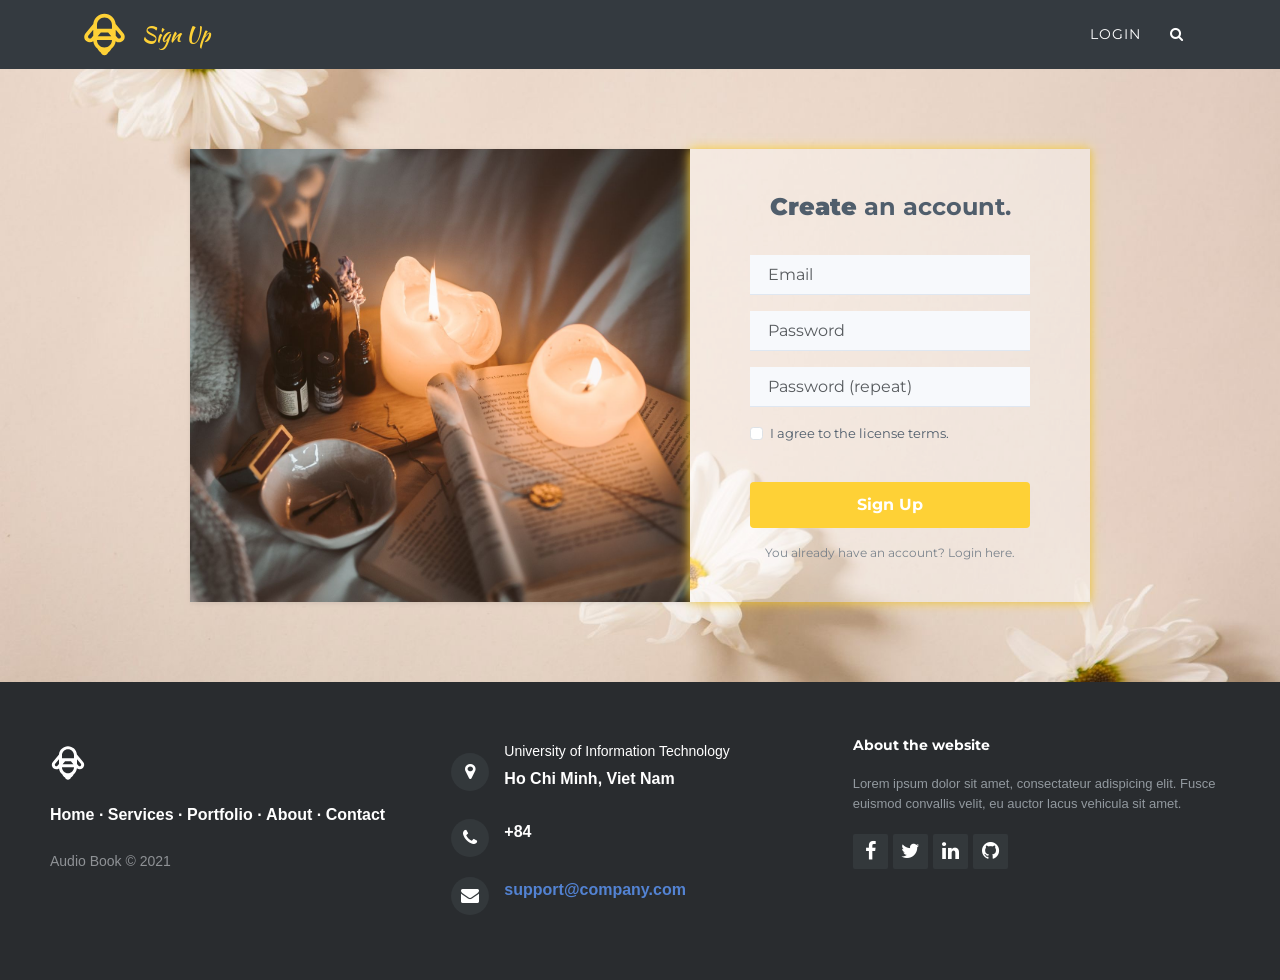
<file: Signup.html>
<!DOCTYPE html><html lang="en"><head><meta charset="utf-8"><meta name="viewport" content="width=device-width, initial-scale=1.0, shrink-to-fit=no"><title>AudioBook</title><link rel="stylesheet" href="https://cdn.jsdelivr.net/npm/bootstrap@5.1.0/dist/css/bootstrap.min.css"><link rel="stylesheet" href="https://fonts.googleapis.com/css?family=Cookie"><link rel="stylesheet" href="https://fonts.googleapis.com/css?family=Kaushan+Script&amp;display=swap"><link rel="stylesheet" href="https://fonts.googleapis.com/css?family=Montserrat&amp;display=swap"><link rel="stylesheet" href="https://fonts.googleapis.com/css?family=Raleway&amp;display=swap"><link rel="stylesheet" href="https://cdnjs.cloudflare.com/ajax/libs/font-awesome/4.7.0/css/font-awesome.min.css"><link rel="stylesheet" href="/assets/css/styles.min.css?h=a21d25e9ee14b4d1742cc461e76c3108"></head><body><nav class="navbar navbar-dark navbar-expand-lg sticky-top bg-dark" id="mainNav" style="opacity: 1;"><div class="container"><a class="logo" href="/index.html"><svg xmlns="http://www.w3.org/2000/svg" width="1em" height="1em" viewBox="0 0 24 24" fill="none" class="align-content-start" style="width: 45px;height: 45px;opacity: 1;">
  <path fill-rule="evenodd" clip-rule="evenodd" d="M17.9513 15.571C17.7695 17.2187 16.9205 18.6654 15.6805 19.635C15.332 20.4692 14.7092 21.1601 13.9247 21.5951C13.7025 22.4574 12.9196 23.0944 11.9879 23.0944C11.0562 23.0944 10.2733 22.4574 10.0511 21.5951C9.26672 21.1602 8.64392 20.4693 8.29547 19.6353C7.05955 18.6691 6.21203 17.229 6.02621 15.5883C4.93527 16.4161 3.37955 16.4118 2.28618 15.4944C1.01696 14.4294 0.851409 12.5371 1.91641 11.2679L6.00966 6.38975C6.27125 3.31753 8.84785 0.905579 11.9878 0.905579C15.1166 0.905579 17.6861 3.30046 17.9631 6.35711L22.0837 11.2679C23.1487 12.5371 22.9831 14.4294 21.7139 15.4944C20.613 16.4182 19.0433 16.4161 17.9513 15.571ZM15.6254 12.9056L13.9472 10.9056H10.0529L8.37467 12.9056H15.6254ZM17.9878 12.6095L19.0195 13.839C19.3745 14.2621 20.0053 14.3173 20.4283 13.9623C20.8514 13.6073 20.9066 12.9765 20.5516 12.5535L17.9878 9.49803V12.6095ZM15.9878 8.90558V6.90558C15.9878 4.69644 14.1969 2.90558 11.9878 2.90558C9.77865 2.90558 7.98779 4.69644 7.98779 6.90558V8.90558H15.9878ZM4.98059 13.839L5.98779 12.6387V9.52726L3.4485 12.5535C3.0935 12.9765 3.14869 13.6073 3.57176 13.9623C3.99483 14.3173 4.62559 14.2621 4.98059 13.839ZM11.9878 18.9056C9.77865 18.9056 7.98779 17.1147 7.98779 14.9056H15.9878C15.9878 17.1147 14.1969 18.9056 11.9878 18.9056Z" fill="currentColor"></path>
</svg></a><a class="navbar-brand" href="#" style="padding-left: 15px;">Sign Up</a><button data-bs-toggle="collapse" data-bs-target="#navbarResponsive" class="navbar-toggler navbar-toggler-right" type="button" aria-controls="navbarResponsive" aria-expanded="false" aria-label="Toggle navigation"><i class="fa fa-bars"></i></button><div class="collapse navbar-collapse" id="navbarResponsive"><ul class="navbar-nav me-auto text-uppercase"></ul><ul class="navbar-nav ms-auto text-uppercase"><li class="nav-item"><a class="nav-link" href="/Login.html">login</a></li><li class="nav-item d-inline-block d-lg-flex justify-content-lg-center align-items-lg-center"></li><li class="nav-item"><a class="nav-link" href="#about"><i class="fa fa-search"></i></a></li></ul></div></div></nav><!-- Start: Registration Form with Photo --><section class="register-photo" style="background: url(&quot;/assets/img/Background/pexels-michelle-leman-6774546.jpg?h=f37b9ac2aeb483e052d1030656241ba2&quot;) center / cover no-repeat;"><!-- Start: Form Container --><div class="form-container"><!-- Start: Image --><div class="image-holder" style="background: url(&quot;/assets/img/pexels-taryn-elliott-4099355.jpg?h=553713a9d154ea2bed4a4df970b7e304&quot;) center / cover no-repeat, rgba(254,254,254,0.54);"></div><!-- End: Image --><form method="post"><h2 class="text-center"><strong>Create</strong> an account.</h2><div class="mb-3"><input class="form-control" type="email" name="email" placeholder="Email"></div><div class="mb-3"><input class="form-control" type="password" name="password" placeholder="Password"></div><div class="mb-3"><input class="form-control" type="password" name="password-repeat" placeholder="Password (repeat)"></div><div class="mb-3"><div class="form-check"><label class="form-check-label"><input class="form-check-input" type="checkbox">I agree to the license terms.</label></div></div><div class="mb-3"><button class="btn btn-primary d-block w-100" type="submit">Sign Up</button></div><a class="already" href="/Login.html">You already have an account? Login here.</a></form></div><!-- End: Form Container --></section><!-- End: Registration Form with Photo --><!-- Start: Pretty Footer --><footer style="margin: 0px;"><div class="row"><div class="col-sm-6 col-md-4 footer-navigation"><h3><a href="/index.html"><svg xmlns="http://www.w3.org/2000/svg" width="1em" height="1em" viewBox="0 0 24 24" fill="none">
  <path fill-rule="evenodd" clip-rule="evenodd" d="M17.9513 15.571C17.7695 17.2187 16.9205 18.6654 15.6805 19.635C15.332 20.4692 14.7092 21.1601 13.9247 21.5951C13.7025 22.4574 12.9196 23.0944 11.9879 23.0944C11.0562 23.0944 10.2733 22.4574 10.0511 21.5951C9.26672 21.1602 8.64392 20.4693 8.29547 19.6353C7.05955 18.6691 6.21203 17.229 6.02621 15.5883C4.93527 16.4161 3.37955 16.4118 2.28618 15.4944C1.01696 14.4294 0.851409 12.5371 1.91641 11.2679L6.00966 6.38975C6.27125 3.31753 8.84785 0.905579 11.9878 0.905579C15.1166 0.905579 17.6861 3.30046 17.9631 6.35711L22.0837 11.2679C23.1487 12.5371 22.9831 14.4294 21.7139 15.4944C20.613 16.4182 19.0433 16.4161 17.9513 15.571ZM15.6254 12.9056L13.9472 10.9056H10.0529L8.37467 12.9056H15.6254ZM17.9878 12.6095L19.0195 13.839C19.3745 14.2621 20.0053 14.3173 20.4283 13.9623C20.8514 13.6073 20.9066 12.9765 20.5516 12.5535L17.9878 9.49803V12.6095ZM15.9878 8.90558V6.90558C15.9878 4.69644 14.1969 2.90558 11.9878 2.90558C9.77865 2.90558 7.98779 4.69644 7.98779 6.90558V8.90558H15.9878ZM4.98059 13.839L5.98779 12.6387V9.52726L3.4485 12.5535C3.0935 12.9765 3.14869 13.6073 3.57176 13.9623C3.99483 14.3173 4.62559 14.2621 4.98059 13.839ZM11.9878 18.9056C9.77865 18.9056 7.98779 17.1147 7.98779 14.9056H15.9878C15.9878 17.1147 14.1969 18.9056 11.9878 18.9056Z" fill="currentColor"></path>
</svg></a></h3><p class="links"><a href="#page-top">Home</a><strong> · </strong><a href="#services">Services</a><strong> · </strong><a href="#portfolio">Portfolio</a><strong> · </strong><a href="#team">About</a><strong>&nbsp;· </strong><a href="#contact">Contact</a></p><p class="company-name">Audio Book © 2021</p></div><div class="col-sm-6 col-md-4 footer-contacts"><div><span class="fa fa-map-marker footer-contacts-icon"> </span><p><span class="new-line-span">University of Information Technology</span>Ho Chi Minh, Viet Nam</p></div><div><i class="fa fa-phone footer-contacts-icon"></i><p class="footer-center-info email text-start"> +84</p></div><div><i class="fa fa-envelope footer-contacts-icon"></i><p> <a href="#" target="_blank">support@company.com</a></p></div></div><div class="col-md-4 footer-about"><h4>About the website</h4><p> Lorem ipsum dolor sit amet, consectateur adispicing elit. Fusce euismod convallis velit, eu auctor lacus vehicula sit amet. 				 </p><div class="social-links social-icons"><a href="#"><i class="fa fa-facebook"></i></a><a href="#"><i class="fa fa-twitter"></i></a><a href="#"><i class="fa fa-linkedin"></i></a><a href="#"><i class="fa fa-github"></i></a></div></div></div></footer><!-- End: Pretty Footer --><script src="https://cdn.jsdelivr.net/npm/bootstrap@5.1.0/dist/js/bootstrap.bundle.min.js"></script><script src="/assets/js/script.min.js?h=ecc440ce2b35a6ed59fbd6e54cc9f308"></script></body></html>
</file>
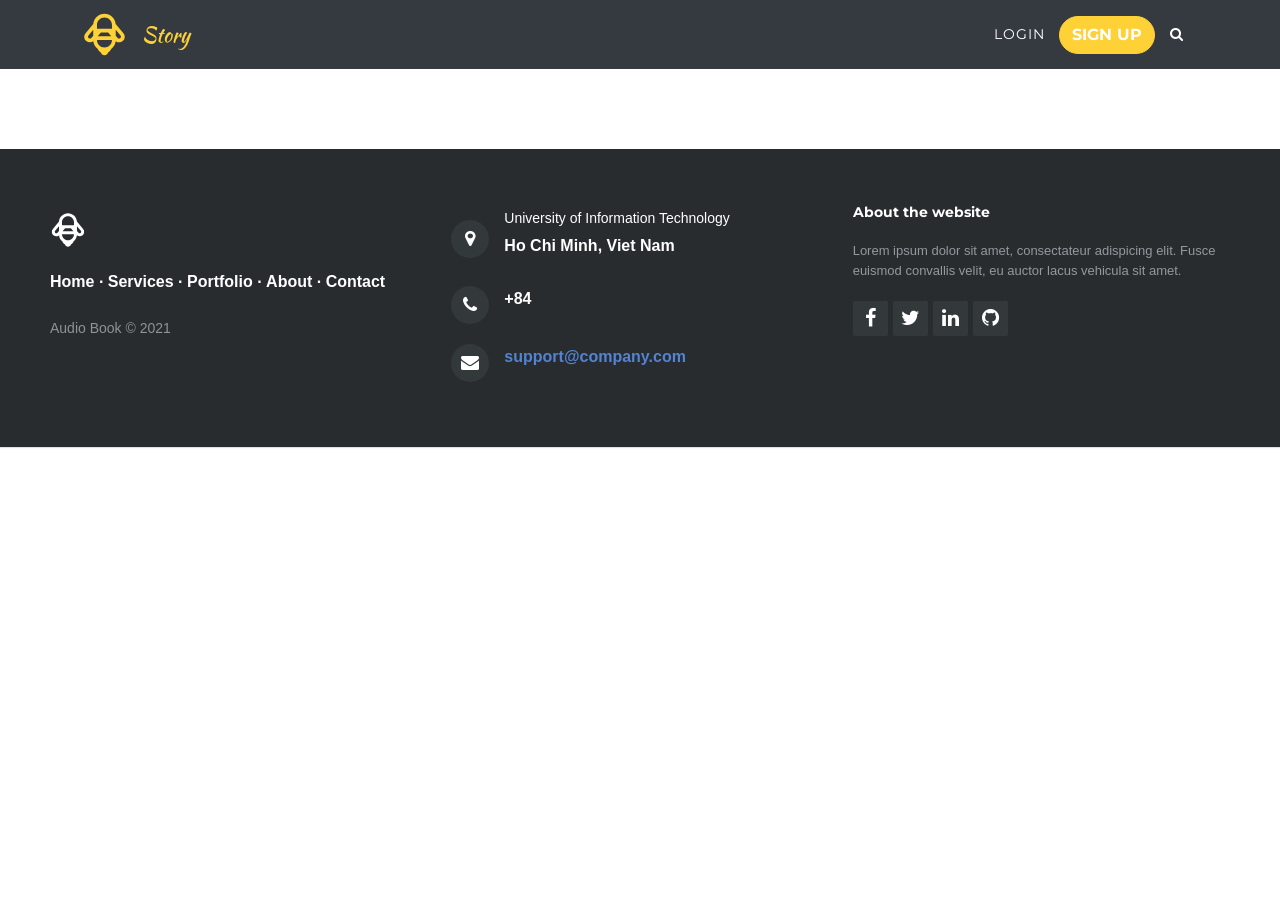
<file: Story.html>
<!DOCTYPE html><html lang="en"><head><meta charset="utf-8"><meta name="viewport" content="width=device-width, initial-scale=1.0, shrink-to-fit=no"><title>AudioBook</title><link rel="stylesheet" href="https://cdn.jsdelivr.net/npm/bootstrap@5.1.0/dist/css/bootstrap.min.css"><link rel="stylesheet" href="https://fonts.googleapis.com/css?family=Cookie"><link rel="stylesheet" href="https://fonts.googleapis.com/css?family=Kaushan+Script&amp;display=swap"><link rel="stylesheet" href="https://fonts.googleapis.com/css?family=Montserrat&amp;display=swap"><link rel="stylesheet" href="https://fonts.googleapis.com/css?family=Raleway&amp;display=swap"><link rel="stylesheet" href="https://cdnjs.cloudflare.com/ajax/libs/font-awesome/4.7.0/css/font-awesome.min.css"><link rel="stylesheet" href="/assets/css/styles.min.css?h=a21d25e9ee14b4d1742cc461e76c3108"></head><body><nav class="navbar navbar-dark navbar-expand-lg sticky-top bg-dark" id="mainNav" style="opacity: 1;"><div class="container"><a class="logo" href="/index.html"><svg xmlns="http://www.w3.org/2000/svg" width="1em" height="1em" viewBox="0 0 24 24" fill="none" class="align-content-start" style="width: 45px;height: 45px;opacity: 1;">
  <path fill-rule="evenodd" clip-rule="evenodd" d="M17.9513 15.571C17.7695 17.2187 16.9205 18.6654 15.6805 19.635C15.332 20.4692 14.7092 21.1601 13.9247 21.5951C13.7025 22.4574 12.9196 23.0944 11.9879 23.0944C11.0562 23.0944 10.2733 22.4574 10.0511 21.5951C9.26672 21.1602 8.64392 20.4693 8.29547 19.6353C7.05955 18.6691 6.21203 17.229 6.02621 15.5883C4.93527 16.4161 3.37955 16.4118 2.28618 15.4944C1.01696 14.4294 0.851409 12.5371 1.91641 11.2679L6.00966 6.38975C6.27125 3.31753 8.84785 0.905579 11.9878 0.905579C15.1166 0.905579 17.6861 3.30046 17.9631 6.35711L22.0837 11.2679C23.1487 12.5371 22.9831 14.4294 21.7139 15.4944C20.613 16.4182 19.0433 16.4161 17.9513 15.571ZM15.6254 12.9056L13.9472 10.9056H10.0529L8.37467 12.9056H15.6254ZM17.9878 12.6095L19.0195 13.839C19.3745 14.2621 20.0053 14.3173 20.4283 13.9623C20.8514 13.6073 20.9066 12.9765 20.5516 12.5535L17.9878 9.49803V12.6095ZM15.9878 8.90558V6.90558C15.9878 4.69644 14.1969 2.90558 11.9878 2.90558C9.77865 2.90558 7.98779 4.69644 7.98779 6.90558V8.90558H15.9878ZM4.98059 13.839L5.98779 12.6387V9.52726L3.4485 12.5535C3.0935 12.9765 3.14869 13.6073 3.57176 13.9623C3.99483 14.3173 4.62559 14.2621 4.98059 13.839ZM11.9878 18.9056C9.77865 18.9056 7.98779 17.1147 7.98779 14.9056H15.9878C15.9878 17.1147 14.1969 18.9056 11.9878 18.9056Z" fill="currentColor"></path>
</svg></a><a class="navbar-brand" href="#" style="padding-left: 15px;">Story</a><button data-bs-toggle="collapse" data-bs-target="#navbarResponsive" class="navbar-toggler navbar-toggler-right" type="button" aria-controls="navbarResponsive" aria-expanded="false" aria-label="Toggle navigation"><i class="fa fa-bars"></i></button><div class="collapse navbar-collapse" id="navbarResponsive"><ul class="navbar-nav me-auto text-uppercase"></ul><ul class="navbar-nav ms-auto text-uppercase"><li class="nav-item"><a class="nav-link" href="/Login.html">login</a></li><li class="nav-item d-inline-block d-lg-flex justify-content-lg-center align-items-lg-center"><a class="btn btn-primary d-table" role="button" style="border-radius: 20px;" href="/Signup.html">SIGN UP</a></li><li class="nav-item"><a class="nav-link" href="#about"><i class="fa fa-search"></i></a></li></ul></div></div></nav><!-- Start: Pretty Footer --><footer><div class="row"><div class="col-sm-6 col-md-4 footer-navigation"><h3><a href="/index.html"><svg xmlns="http://www.w3.org/2000/svg" width="1em" height="1em" viewBox="0 0 24 24" fill="none">
  <path fill-rule="evenodd" clip-rule="evenodd" d="M17.9513 15.571C17.7695 17.2187 16.9205 18.6654 15.6805 19.635C15.332 20.4692 14.7092 21.1601 13.9247 21.5951C13.7025 22.4574 12.9196 23.0944 11.9879 23.0944C11.0562 23.0944 10.2733 22.4574 10.0511 21.5951C9.26672 21.1602 8.64392 20.4693 8.29547 19.6353C7.05955 18.6691 6.21203 17.229 6.02621 15.5883C4.93527 16.4161 3.37955 16.4118 2.28618 15.4944C1.01696 14.4294 0.851409 12.5371 1.91641 11.2679L6.00966 6.38975C6.27125 3.31753 8.84785 0.905579 11.9878 0.905579C15.1166 0.905579 17.6861 3.30046 17.9631 6.35711L22.0837 11.2679C23.1487 12.5371 22.9831 14.4294 21.7139 15.4944C20.613 16.4182 19.0433 16.4161 17.9513 15.571ZM15.6254 12.9056L13.9472 10.9056H10.0529L8.37467 12.9056H15.6254ZM17.9878 12.6095L19.0195 13.839C19.3745 14.2621 20.0053 14.3173 20.4283 13.9623C20.8514 13.6073 20.9066 12.9765 20.5516 12.5535L17.9878 9.49803V12.6095ZM15.9878 8.90558V6.90558C15.9878 4.69644 14.1969 2.90558 11.9878 2.90558C9.77865 2.90558 7.98779 4.69644 7.98779 6.90558V8.90558H15.9878ZM4.98059 13.839L5.98779 12.6387V9.52726L3.4485 12.5535C3.0935 12.9765 3.14869 13.6073 3.57176 13.9623C3.99483 14.3173 4.62559 14.2621 4.98059 13.839ZM11.9878 18.9056C9.77865 18.9056 7.98779 17.1147 7.98779 14.9056H15.9878C15.9878 17.1147 14.1969 18.9056 11.9878 18.9056Z" fill="currentColor"></path>
</svg></a></h3><p class="links"><a href="#page-top">Home</a><strong> · </strong><a href="#services">Services</a><strong> · </strong><a href="#portfolio">Portfolio</a><strong> · </strong><a href="#team">About</a><strong>&nbsp;· </strong><a href="#contact">Contact</a></p><p class="company-name">Audio Book © 2021</p></div><div class="col-sm-6 col-md-4 footer-contacts"><div><span class="fa fa-map-marker footer-contacts-icon"> </span><p><span class="new-line-span">University of Information Technology</span>Ho Chi Minh, Viet Nam</p></div><div><i class="fa fa-phone footer-contacts-icon"></i><p class="footer-center-info email text-start"> +84</p></div><div><i class="fa fa-envelope footer-contacts-icon"></i><p> <a href="#" target="_blank">support@company.com</a></p></div></div><div class="col-md-4 footer-about"><h4>About the website</h4><p> Lorem ipsum dolor sit amet, consectateur adispicing elit. Fusce euismod convallis velit, eu auctor lacus vehicula sit amet. 				 </p><div class="social-links social-icons"><a href="#"><i class="fa fa-facebook"></i></a><a href="#"><i class="fa fa-twitter"></i></a><a href="#"><i class="fa fa-linkedin"></i></a><a href="#"><i class="fa fa-github"></i></a></div></div></div></footer><!-- End: Pretty Footer --><script src="https://cdn.jsdelivr.net/npm/bootstrap@5.1.0/dist/js/bootstrap.bundle.min.js"></script><script src="/assets/js/script.min.js?h=ecc440ce2b35a6ed59fbd6e54cc9f308"></script></body></html>
</file>
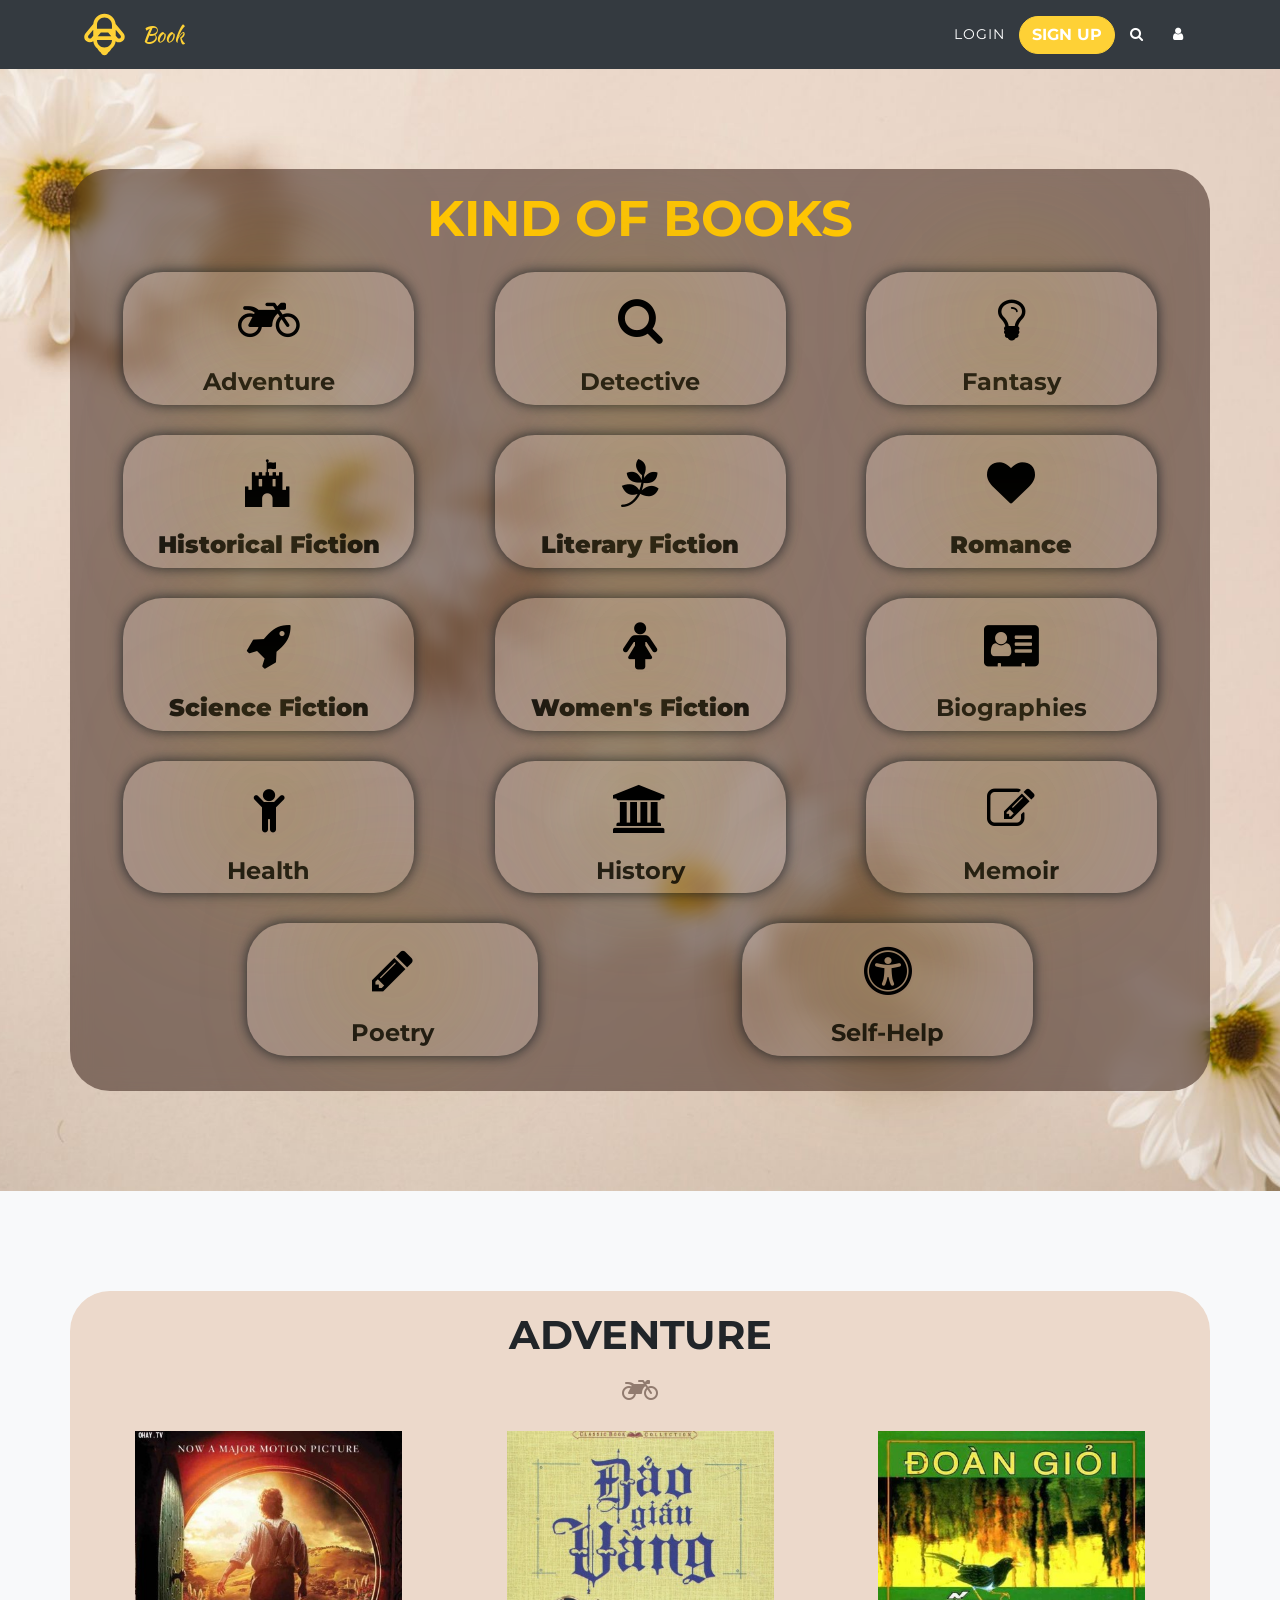
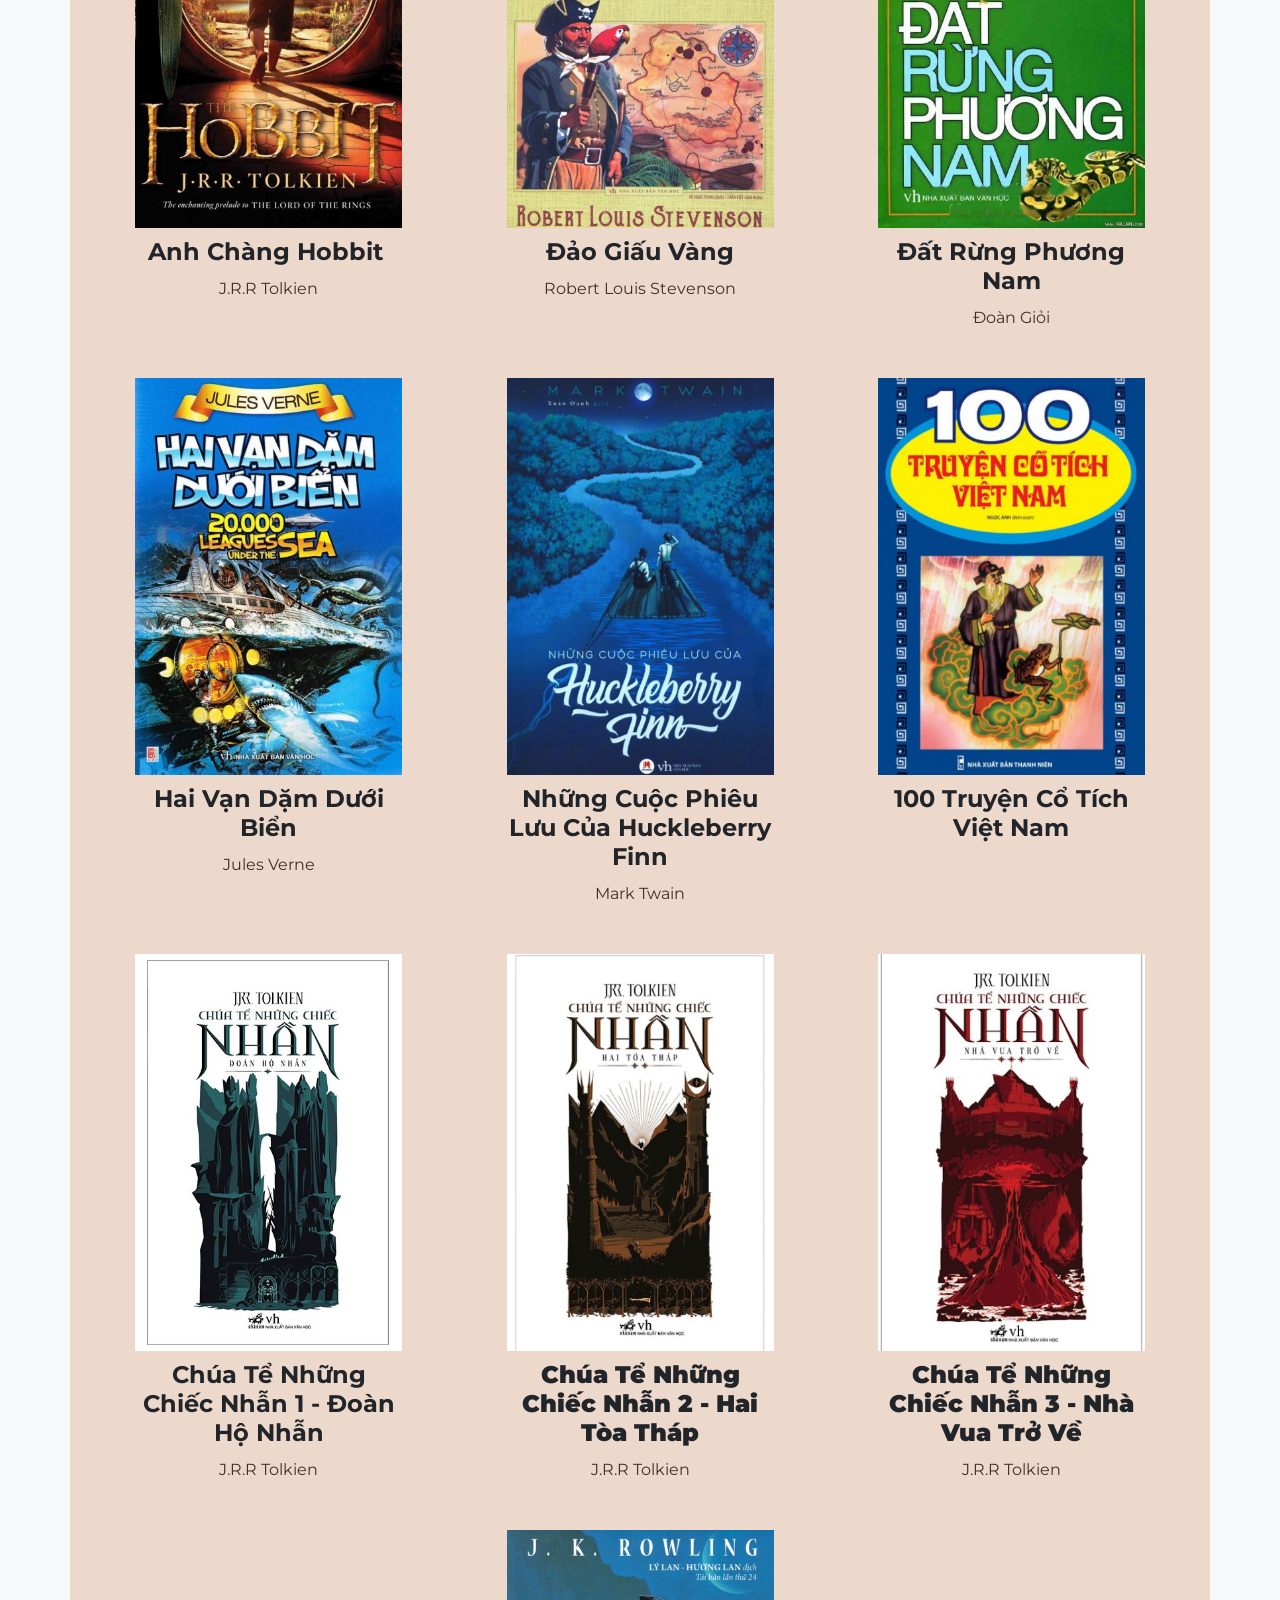
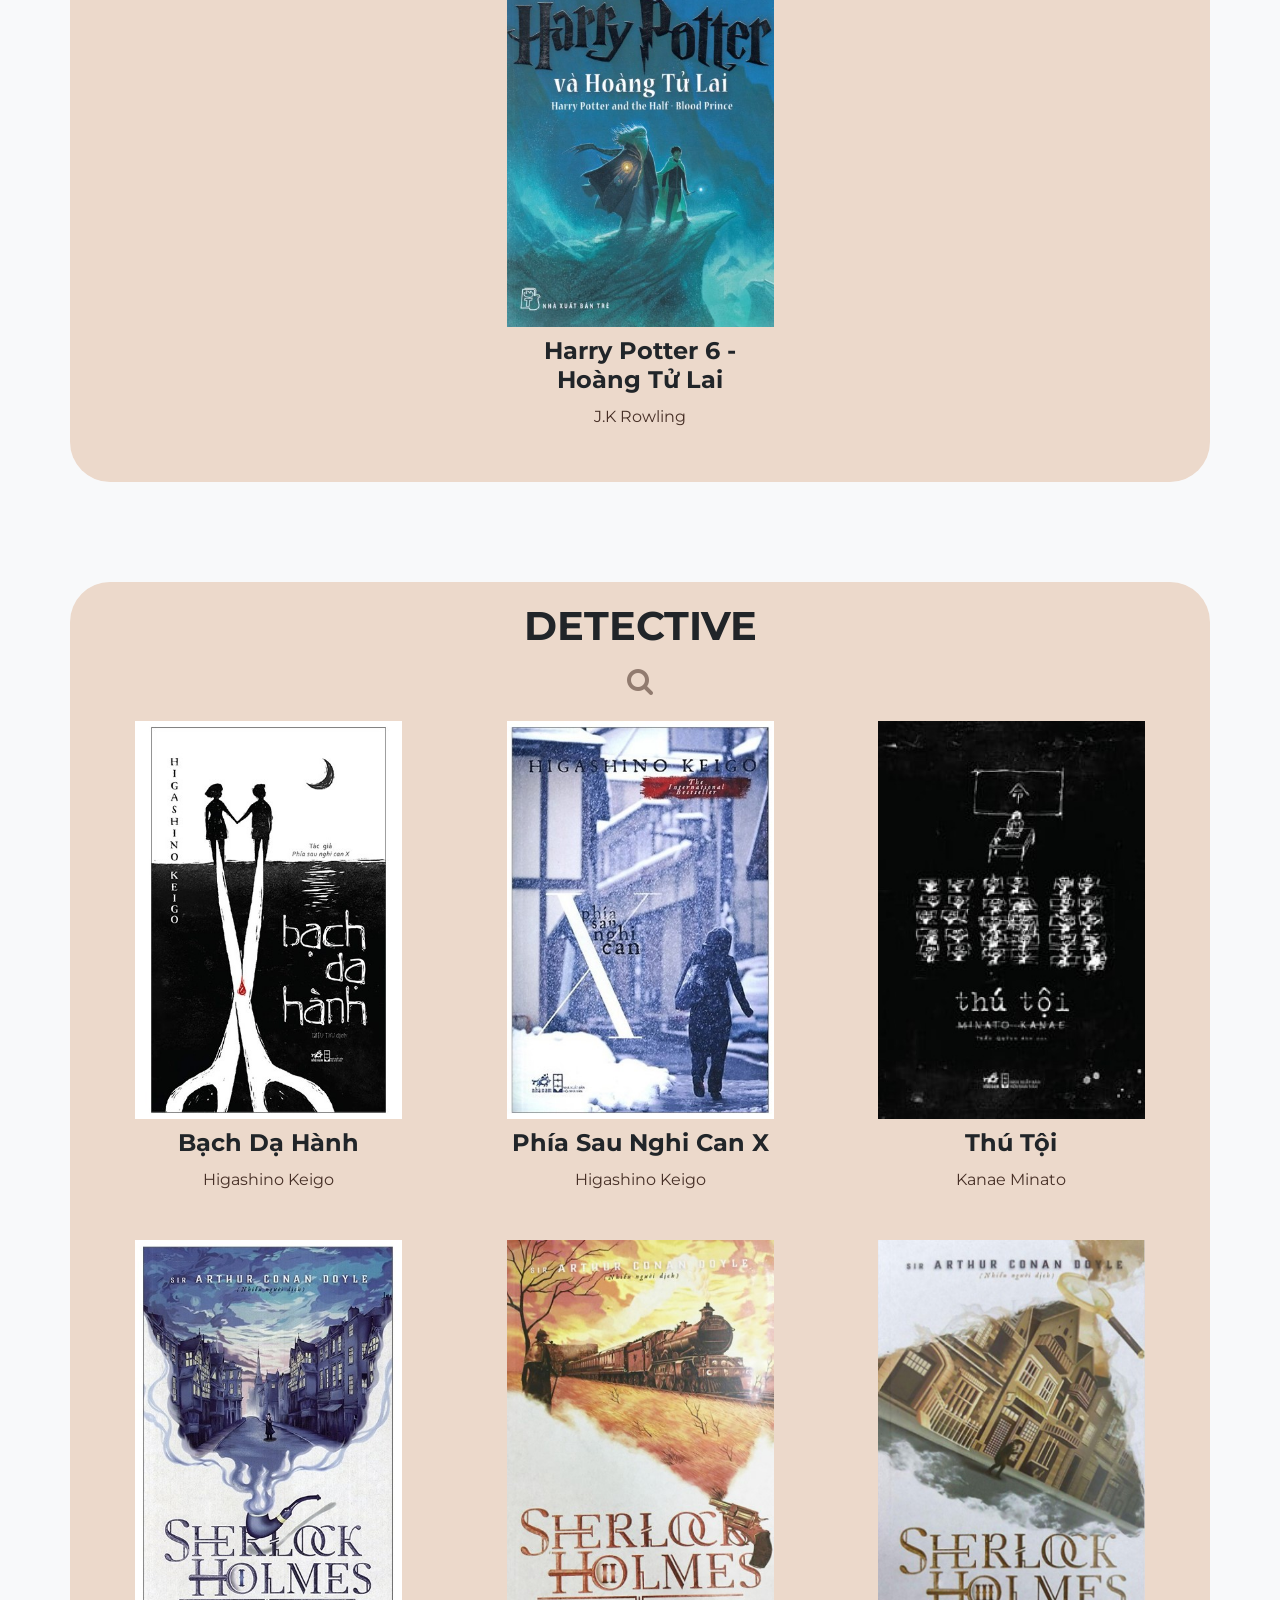
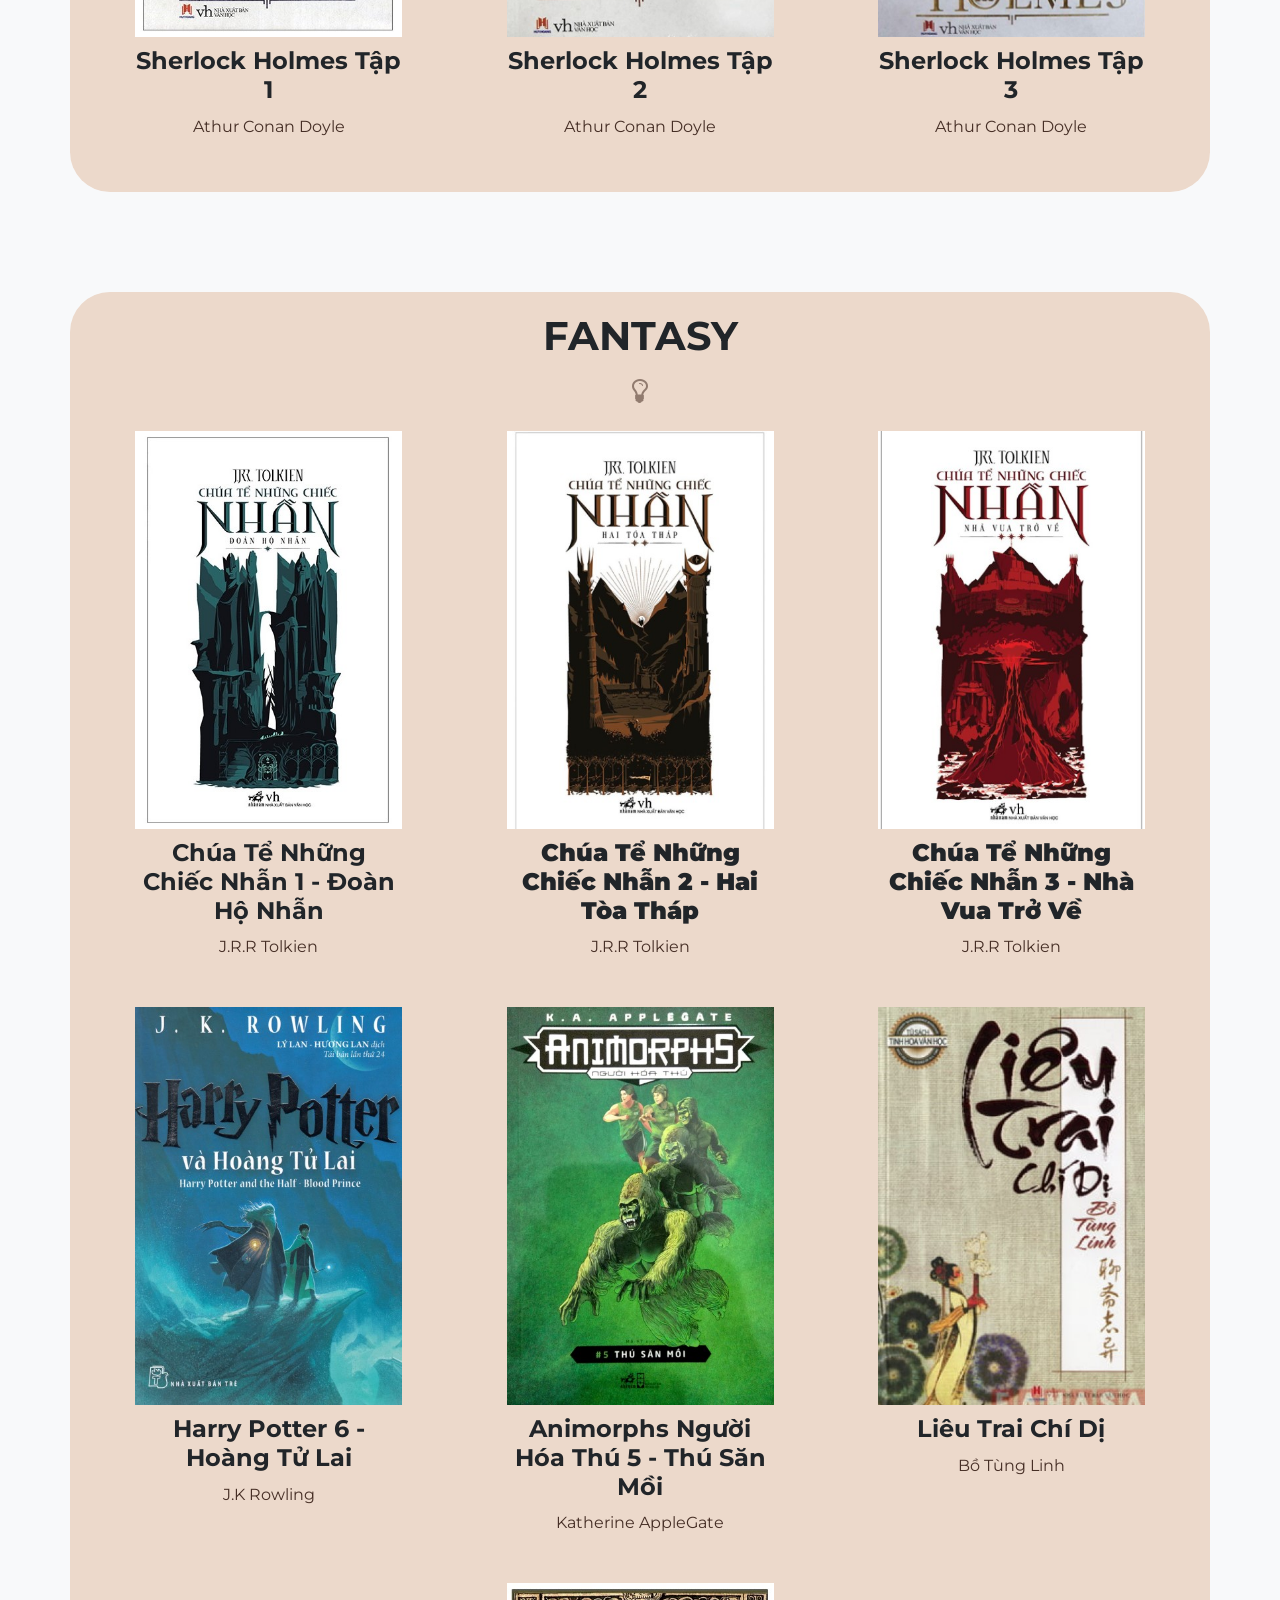
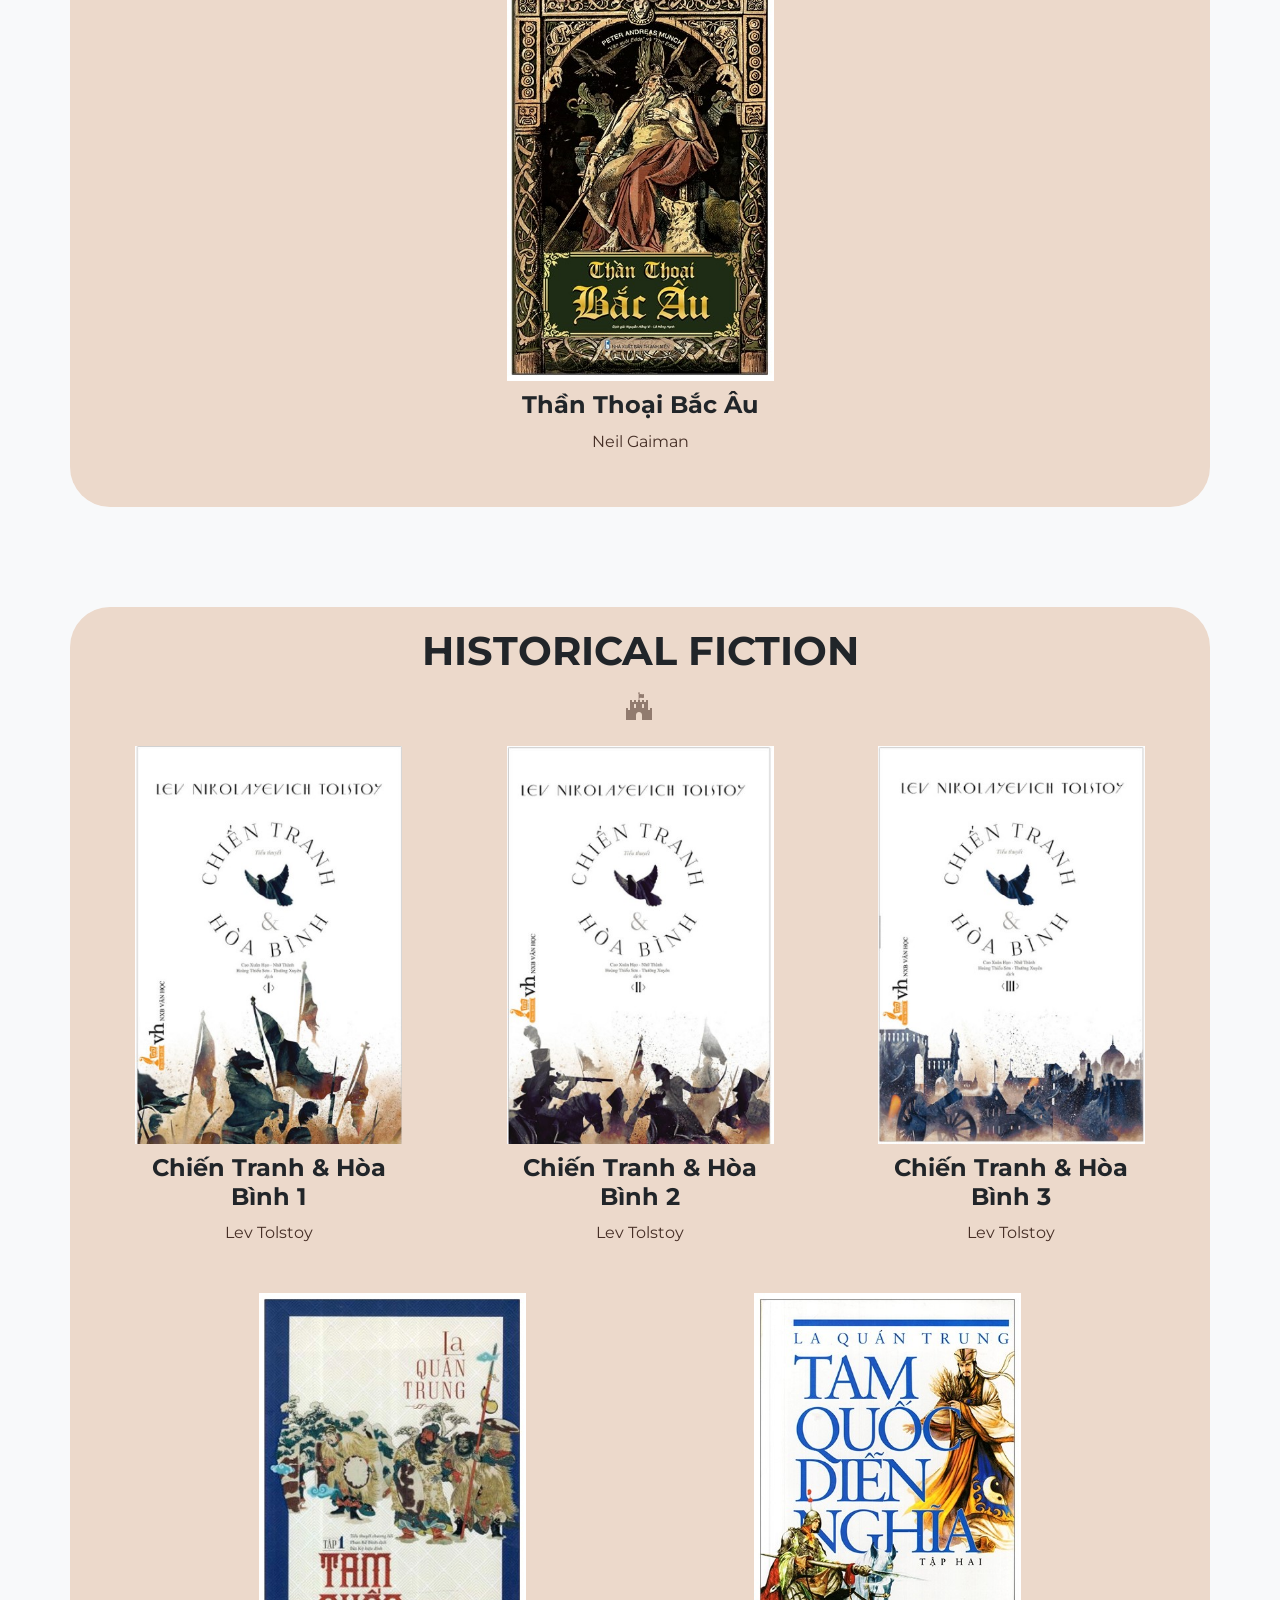
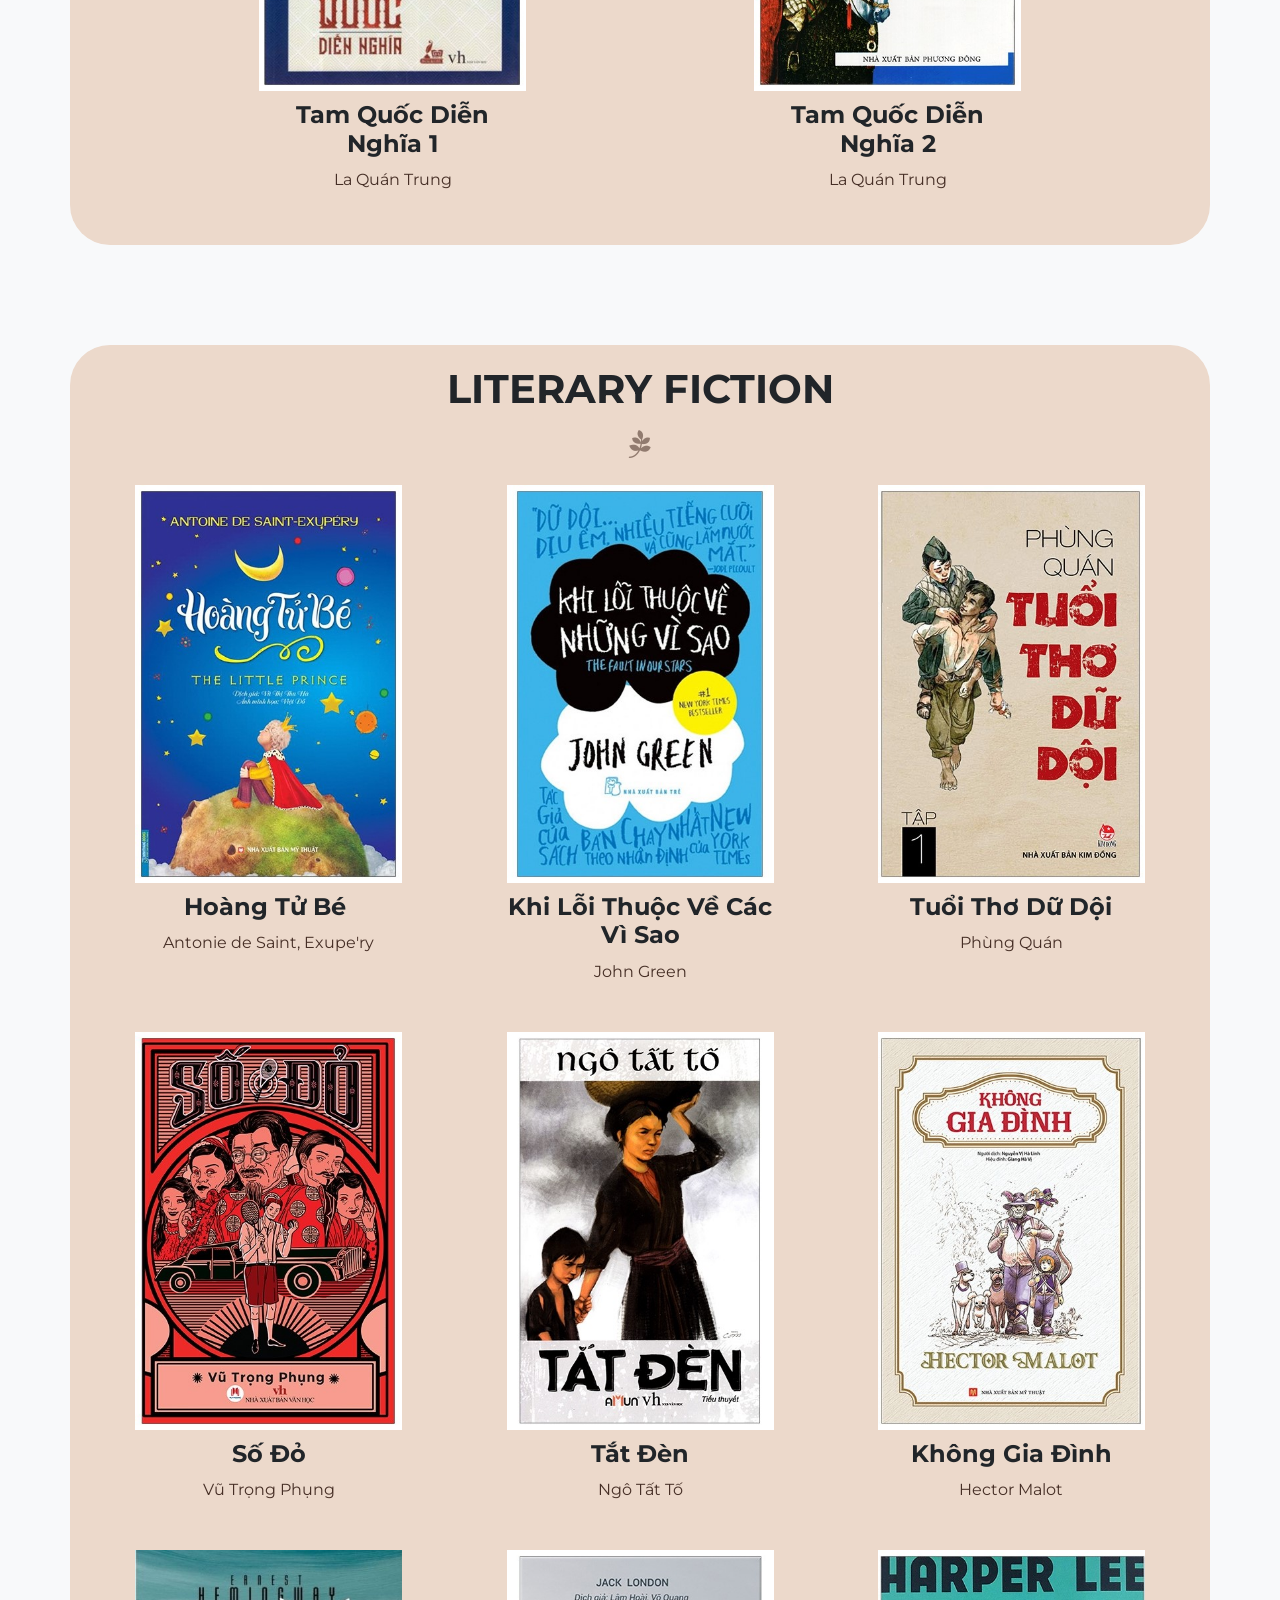
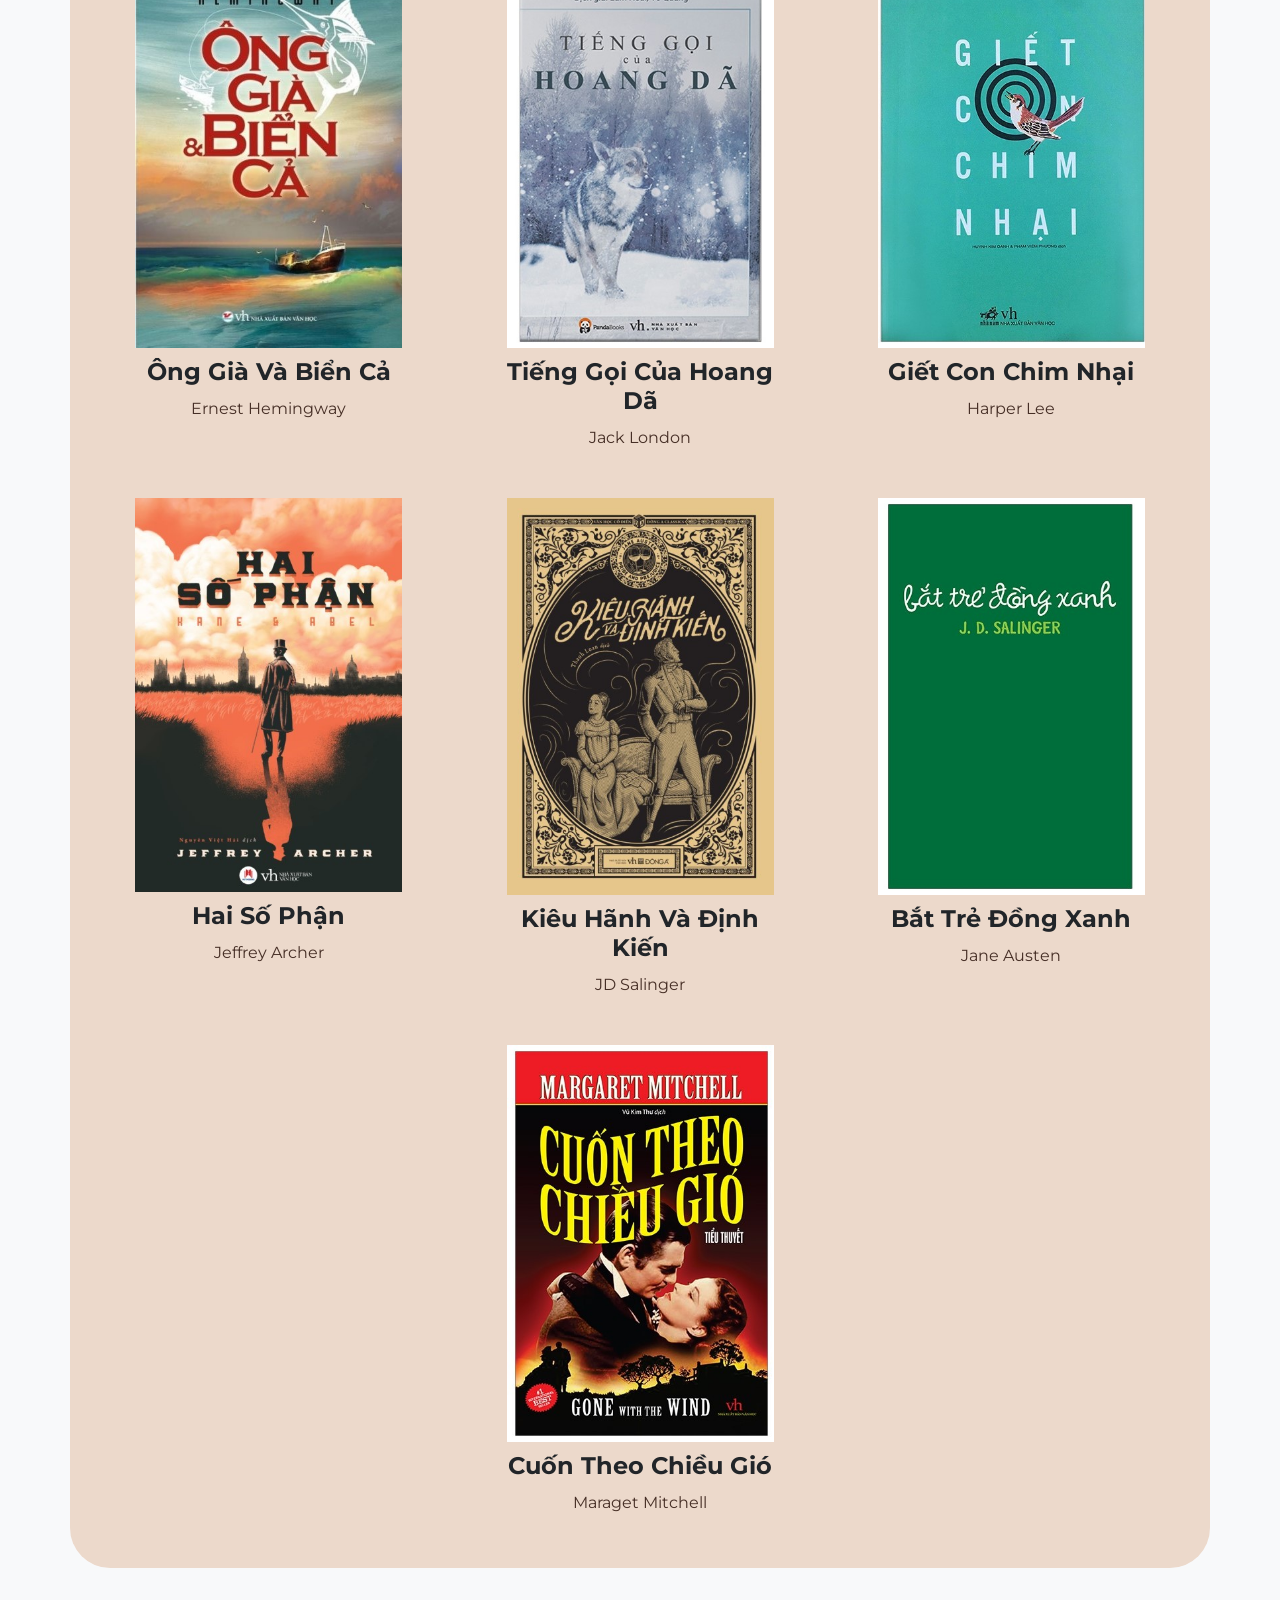
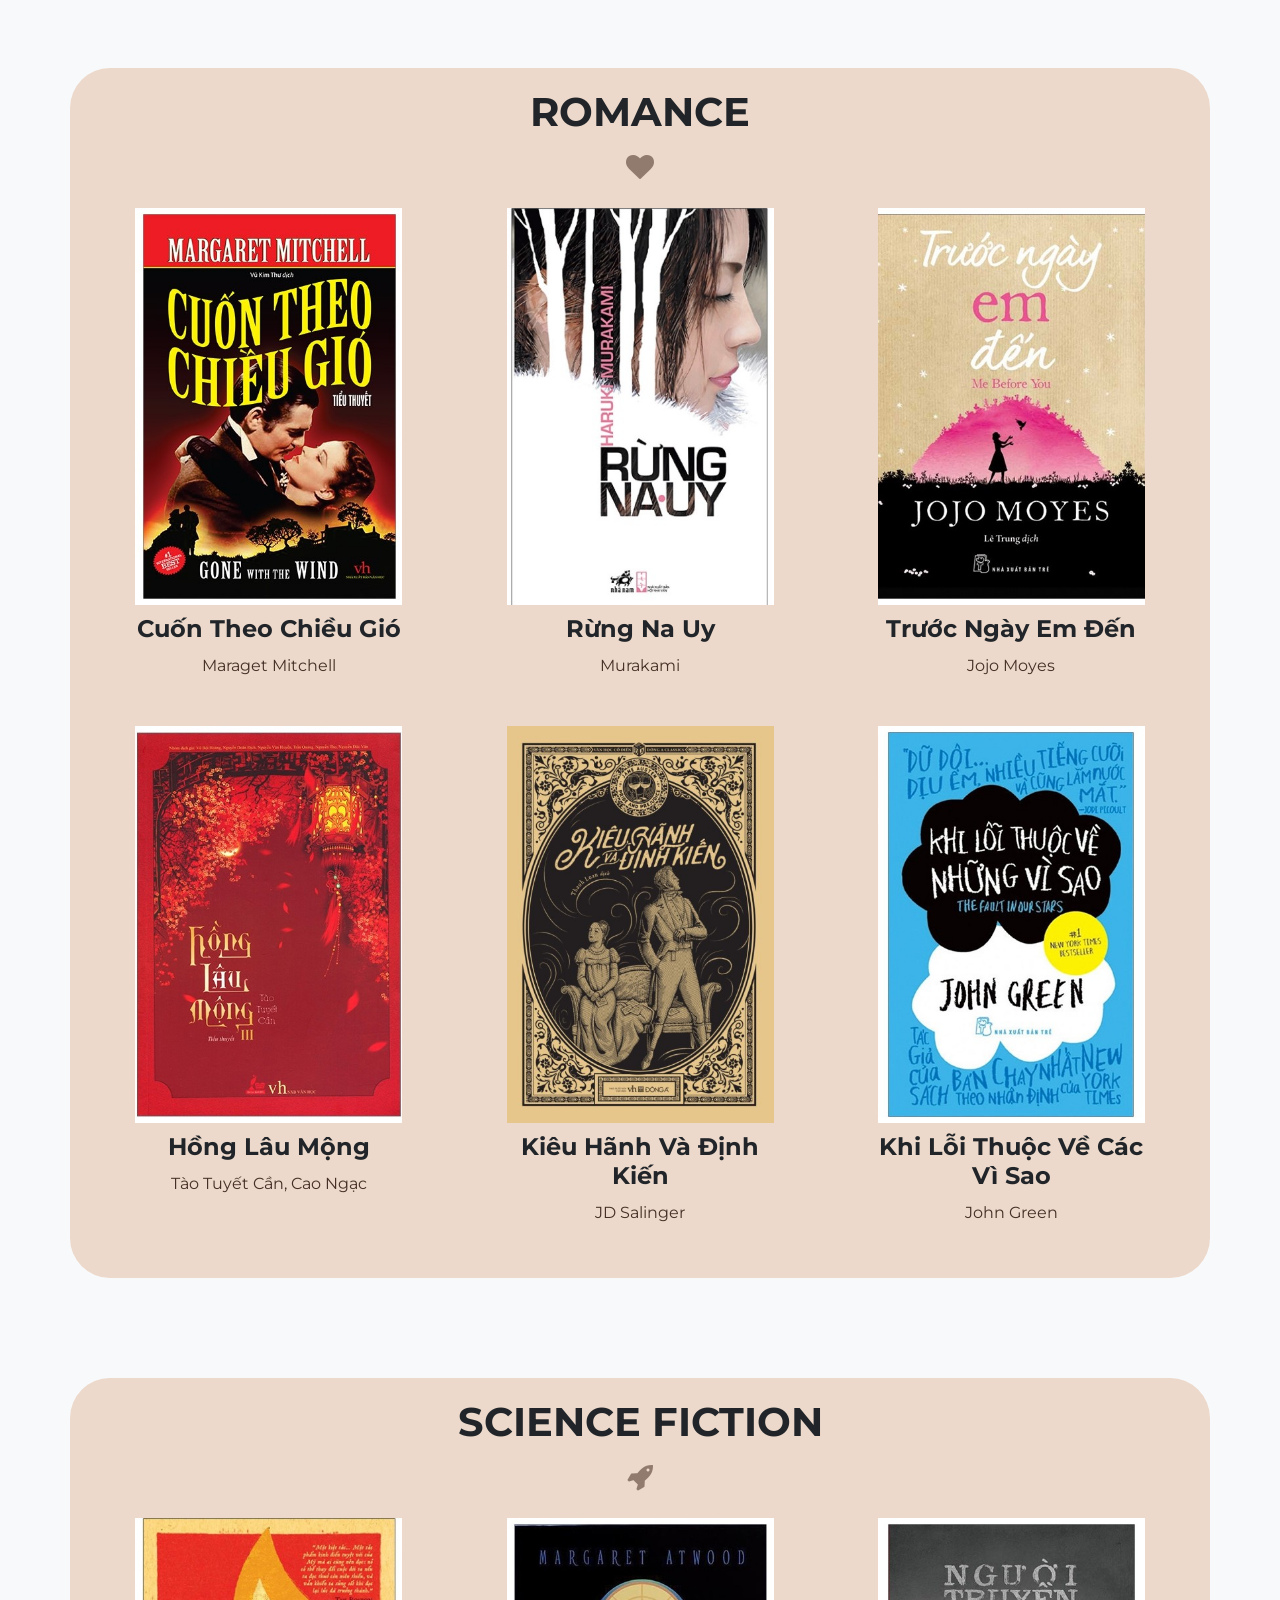
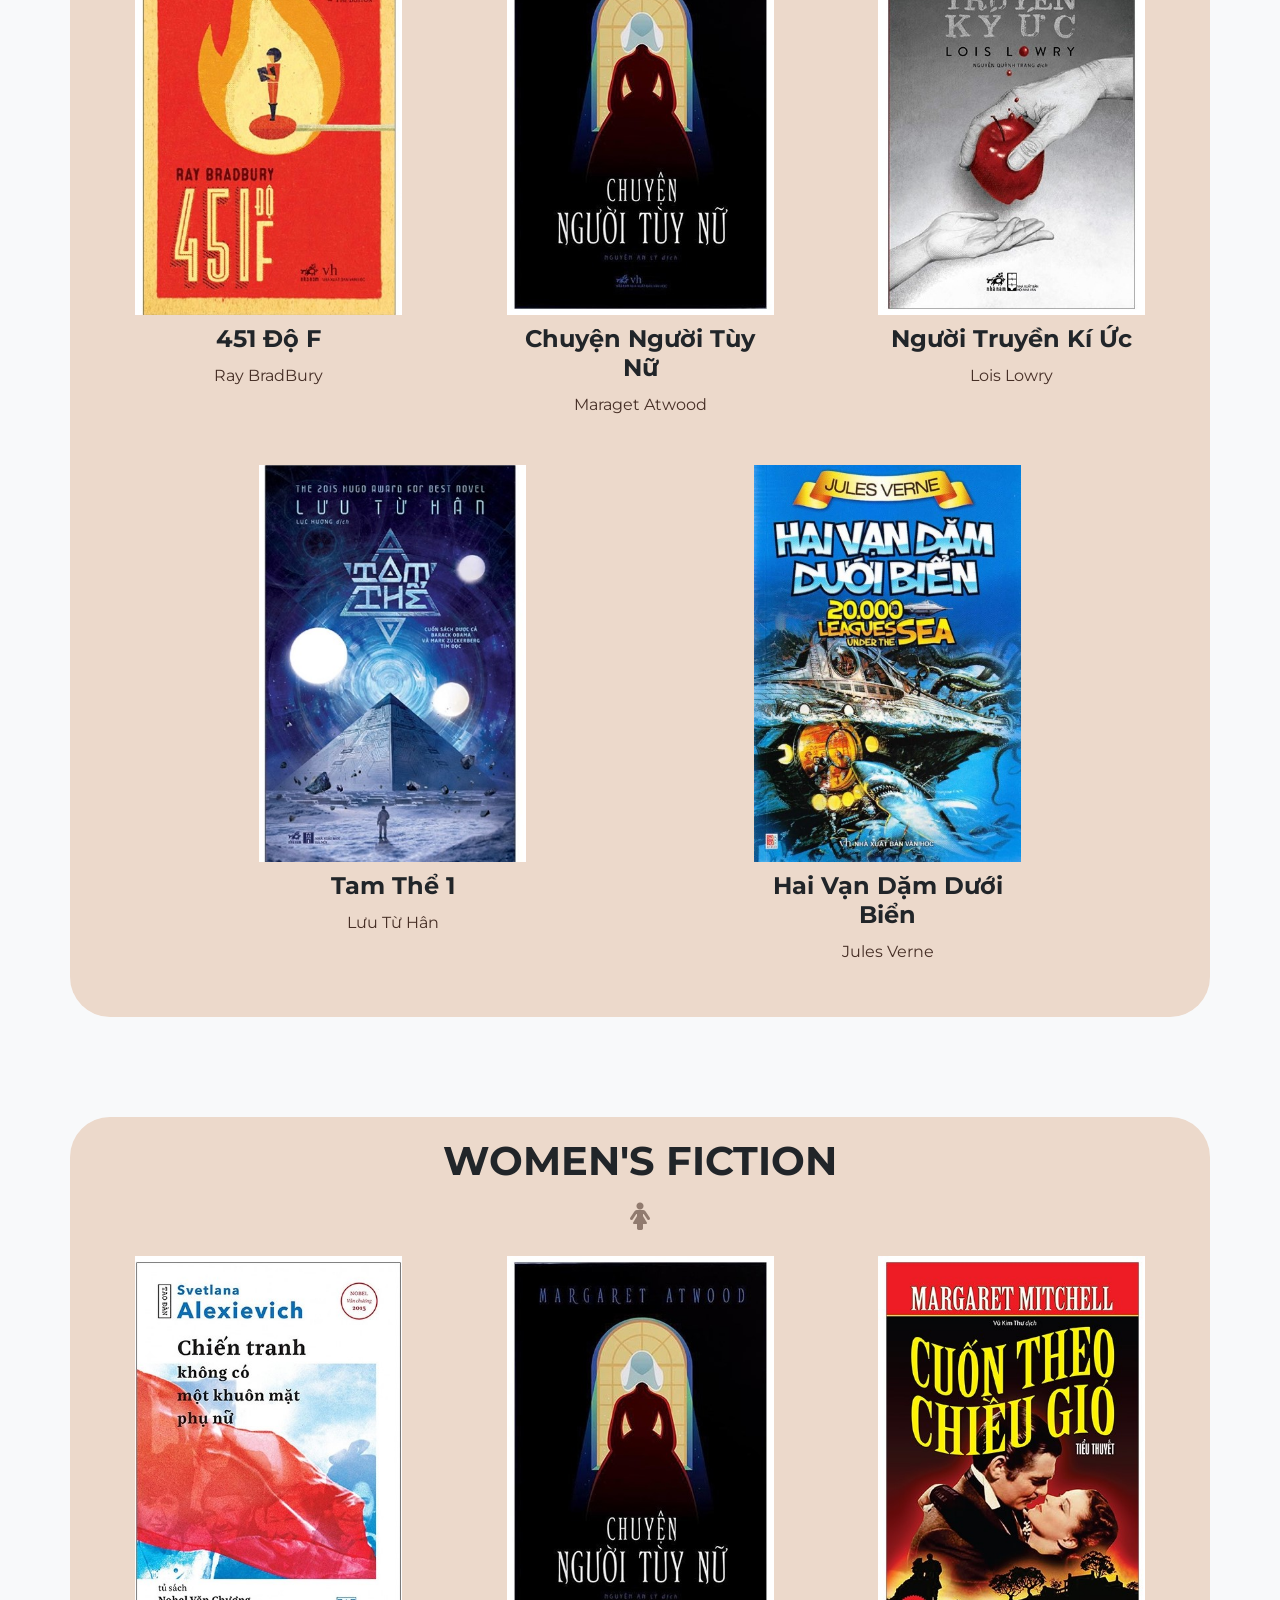
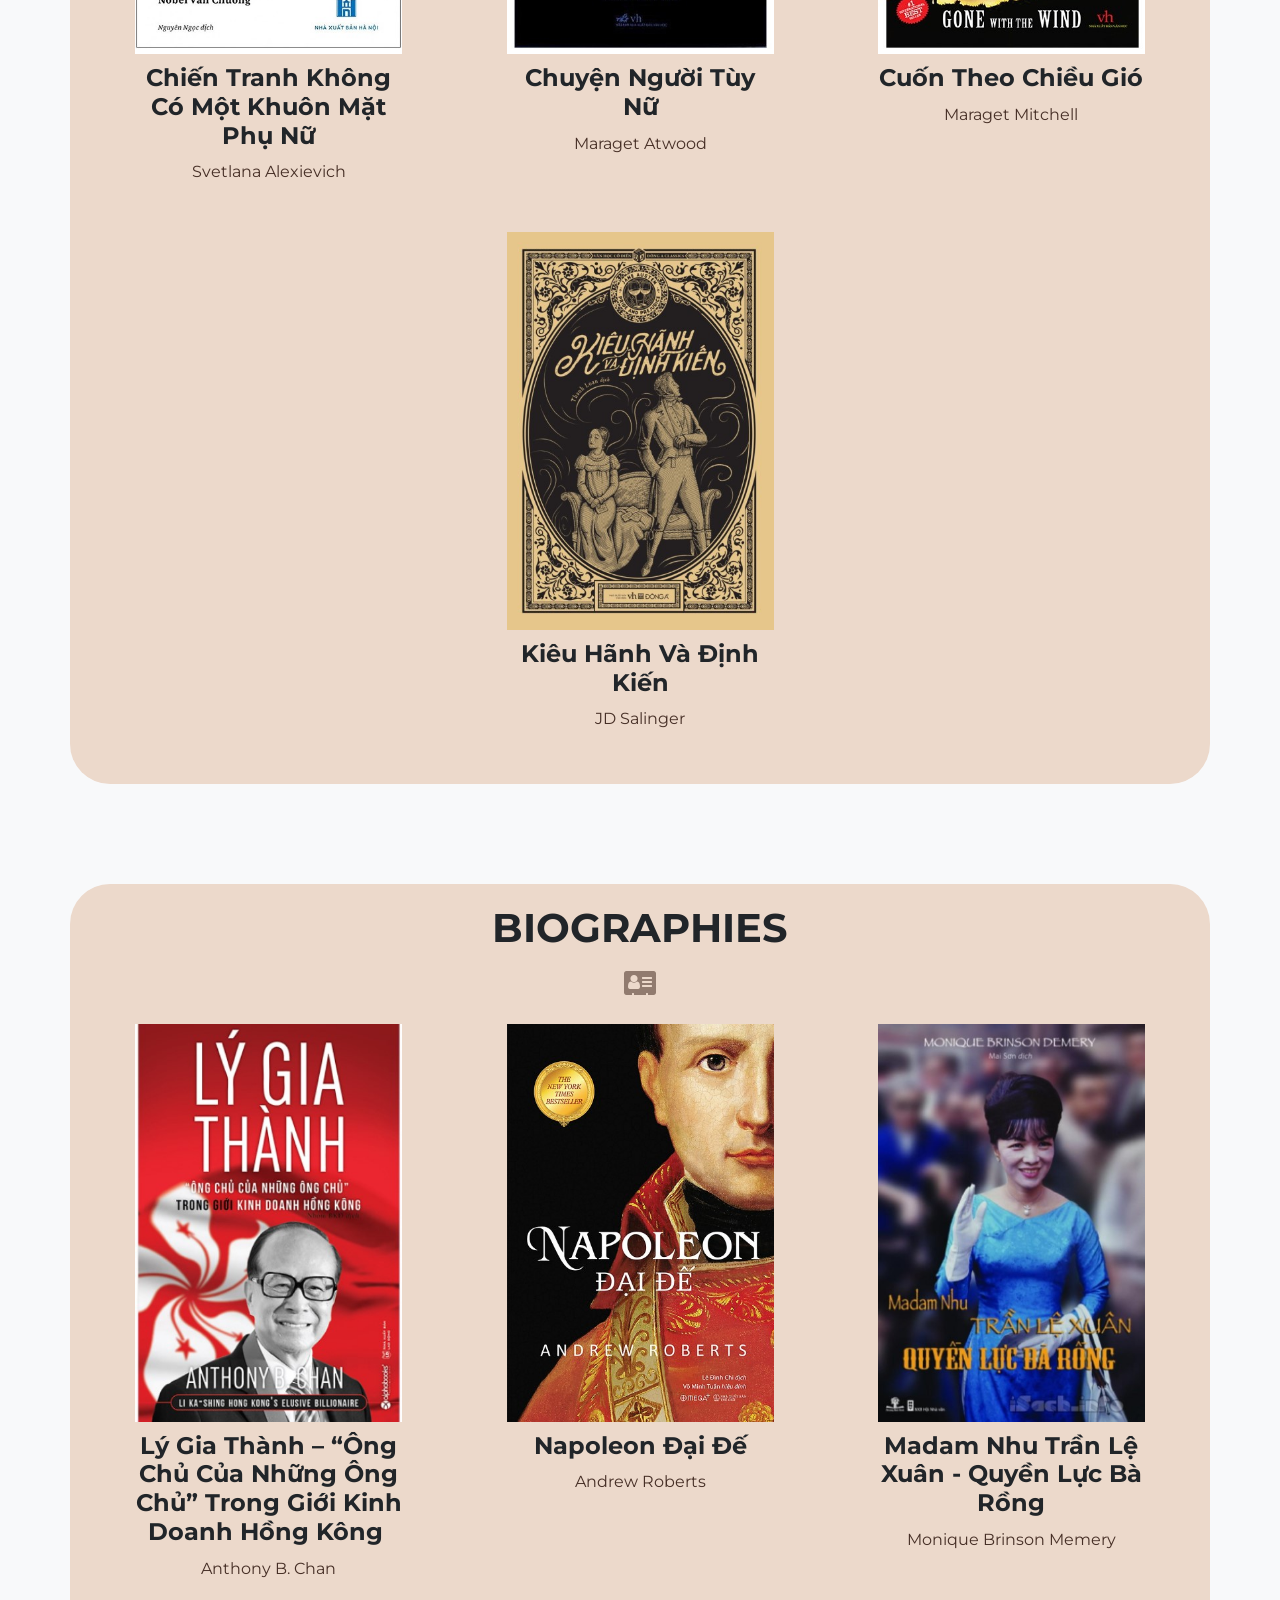
<file: frontend/Book.html>
<!DOCTYPE html>
<html lang="en">

<head>
    <meta charset="utf-8">
    <meta name="viewport" content="width=device-width, initial-scale=1.0, shrink-to-fit=no">
    <title>AudioBook</title>
    <link rel="stylesheet" href="assets/bootstrap/css/bootstrap.min.css">
    <link rel="stylesheet" href="https://fonts.googleapis.com/css?family=Cookie">
    <link rel="stylesheet" href="https://fonts.googleapis.com/css?family=Kaushan+Script&amp;display=swap">
    <link rel="stylesheet" href="https://fonts.googleapis.com/css?family=Montserrat&amp;display=swap">
    <link rel="stylesheet" href="https://fonts.googleapis.com/css?family=Raleway&amp;display=swap">
    <link rel="stylesheet" href="assets/fonts/fontawesome-all.min.css">
    <link rel="stylesheet" href="assets/fonts/font-awesome.min.css">
    <link rel="stylesheet" href="assets/fonts/material-icons.min.css">
    <link rel="stylesheet" href="assets/fonts/fontawesome5-overrides.min.css">
    <link rel="stylesheet" href="assets/css/-Login-form-Page-BS4-.css">
    <link rel="stylesheet" href="assets/css/Account-setting-or-edit-profile.css">
    <link rel="stylesheet" href="assets/css/book.css">
    <link rel="stylesheet" href="assets/css/Brands.css">
    <link rel="stylesheet" href="assets/css/Footer-Clean.css">
    <link rel="stylesheet" href="https://cdnjs.cloudflare.com/ajax/libs/animate.css/3.5.2/animate.min.css">
    <link rel="stylesheet" href="assets/css/index.css">
    <link rel="stylesheet" href="assets/css/Login-Form-Dark.css">
    <link rel="stylesheet" href="assets/css/Music.css">
    <link rel="stylesheet" href="assets/css/player.css">
    <link rel="stylesheet" href="assets/css/podcast.css">
    <link rel="stylesheet" href="assets/css/Pretty-Footer.css">
    <link rel="stylesheet" href="assets/css/Projects-Horizontal.css">
    <link rel="stylesheet" href="assets/css/Ranking.css">
    <link rel="stylesheet" href="assets/css/Registration-Form-with-Photo.css">
    <link rel="stylesheet" href="assets/css/Search.css">
</head>

<body id="book">
    <nav class="navbar navbar-dark navbar-expand-lg sticky-top bg-dark" id="mainNav" style="opacity: 1;">
        <div class="container"><a class="logo" href="index.html"><svg xmlns="http://www.w3.org/2000/svg" width="1em" height="1em" viewBox="0 0 24 24" fill="none" class="align-content-start" style="width: 45px;height: 45px;opacity: 1;">
                    <path fill-rule="evenodd" clip-rule="evenodd" d="M17.9513 15.571C17.7695 17.2187 16.9205 18.6654 15.6805 19.635C15.332 20.4692 14.7092 21.1601 13.9247 21.5951C13.7025 22.4574 12.9196 23.0944 11.9879 23.0944C11.0562 23.0944 10.2733 22.4574 10.0511 21.5951C9.26672 21.1602 8.64392 20.4693 8.29547 19.6353C7.05955 18.6691 6.21203 17.229 6.02621 15.5883C4.93527 16.4161 3.37955 16.4118 2.28618 15.4944C1.01696 14.4294 0.851409 12.5371 1.91641 11.2679L6.00966 6.38975C6.27125 3.31753 8.84785 0.905579 11.9878 0.905579C15.1166 0.905579 17.6861 3.30046 17.9631 6.35711L22.0837 11.2679C23.1487 12.5371 22.9831 14.4294 21.7139 15.4944C20.613 16.4182 19.0433 16.4161 17.9513 15.571ZM15.6254 12.9056L13.9472 10.9056H10.0529L8.37467 12.9056H15.6254ZM17.9878 12.6095L19.0195 13.839C19.3745 14.2621 20.0053 14.3173 20.4283 13.9623C20.8514 13.6073 20.9066 12.9765 20.5516 12.5535L17.9878 9.49803V12.6095ZM15.9878 8.90558V6.90558C15.9878 4.69644 14.1969 2.90558 11.9878 2.90558C9.77865 2.90558 7.98779 4.69644 7.98779 6.90558V8.90558H15.9878ZM4.98059 13.839L5.98779 12.6387V9.52726L3.4485 12.5535C3.0935 12.9765 3.14869 13.6073 3.57176 13.9623C3.99483 14.3173 4.62559 14.2621 4.98059 13.839ZM11.9878 18.9056C9.77865 18.9056 7.98779 17.1147 7.98779 14.9056H15.9878C15.9878 17.1147 14.1969 18.9056 11.9878 18.9056Z" fill="currentColor"></path>
                </svg></a><a class="navbar-brand d-inline-block" href="#" style="padding-left: 15px ;">Book</a><button data-bs-toggle="collapse" data-bs-target="#navbarResponsive" class="navbar-toggler navbar-toggler-right" type="button" aria-controls="navbarResponsive" aria-expanded="false" aria-label="Toggle navigation"><i class="fa fa-bars"></i></button>
            <div class="collapse navbar-collapse" id="navbarResponsive">
                <ul class="navbar-nav me-auto text-uppercase"></ul>
                <ul class="navbar-nav text-uppercase">
                    <li class="nav-item"><a class="nav-link" href="Login.html">login</a></li>
                    <li class="nav-item d-inline-block d-lg-flex justify-content-lg-center align-items-lg-center"><a class="btn btn-primary d-table" role="button" style="border-radius: 20px;" href="Signup.html">SIGN UP</a></li>
                    <li class="nav-item"><a class="nav-link" href="Search.html"><i class="fa fa-search"></i></a></li>
                    <li class="nav-item"><a class="nav-link" href="Profile.html"><i class="fa fa-user"></i></a></li>
                </ul>
            </div>
        </div>
    </nav>
    <section id="kindofbook">
        <div class="container d-flex flex-column detailkindtop">
            <div class="row">
                <div class="col-lg-12 text-center">
                    <h2 class="text-uppercase section-headingbook">KIND OF BOOKS</h2>
                </div>
            </div>
            <div class="row text-center d-flex flex-row justify-content-evenly align-items-stretch flex-wrap">
                <div class="col-md-3 d-flex flex-column col-book"><a class="booklink" href="#Adventure">
                        <div class="divbook"><span class="fa-stack fa-3x"><i class="fa fa-circle fa-stack-2x text-primary-book"></i><i class="fa fa-motorcycle fa-stack-1x fa-inverse-book"></i></span>
                            <h4 class="section-heading-book">Adventure</h4>
                        </div>
                    </a></div>
                <div class="col-md-3 d-flex flex-column col-book"><a class="booklink" href="#Detective">
                        <div class="divbook"><span class="fa-stack fa-3x"><i class="fa fa-circle fa-stack-2x text-primary-book"></i><i class="fa fa-search fa-stack-1x fa-inverse-book"></i></span>
                            <h4 class="text-center section-heading-book">Detective</h4>
                        </div>
                    </a></div>
                <div class="col-md-3 d-flex flex-column col-book"><a class="booklink" href="#Fantasy">
                        <div class="divbook"><span class="fa-stack fa-3x"><i class="fa fa-circle fa-stack-2x text-primary-book"></i><i class="fa fa-lightbulb-o fa-stack-1x fa-inverse-book"></i></span>
                            <h4 class="text-center section-heading-book">Fantasy</h4>
                        </div>
                    </a></div>
                <div class="col-md-3 d-flex flex-column col-book"><a class="booklink" href="#HistoricalFiction">
                        <div class="divbook"><span class="fa-stack fa-3x"><i class="fa fa-circle fa-stack-2x text-primary-book"></i><i class="fa fa-fort-awesome fa-stack-1x fa-inverse-book"></i></span>
                            <h4 class="text-center section-heading-book"><strong>Historical Fiction</strong><br></h4>
                        </div>
                    </a></div>
                <div class="col-md-3 d-flex flex-column col-book"><a class="booklink" href="#LiteraryFiction">
                        <div class="divbook"><span class="fa-stack fa-3x"><i class="fa fa-circle fa-stack-2x text-primary-book"></i><i class="fa fa-pagelines fa-stack-1x fa-inverse-book"></i></span>
                            <h4 class="text-center section-heading-book"><strong>Literary Fiction</strong><br></h4>
                        </div>
                    </a></div>
                <div class="col-md-3 d-flex flex-column col-book"><a class="booklink" href="#Romance">
                        <div class="divbook"><span class="fa-stack fa-3x"><i class="fa fa-circle fa-stack-2x text-primary-book"></i><i class="fa fa-heart fa-stack-1x fa-inverse-book"></i></span>
                            <h4 class="text-center section-heading-book"><strong>Romance</strong><br></h4>
                        </div>
                    </a></div>
                <div class="col-md-3 d-flex flex-column col-book"><a class="booklink" href="#ScienceFiction">
                        <div class="divbook"><span class="fa-stack fa-3x"><i class="fa fa-circle fa-stack-2x text-primary-book"></i><i class="fa fa-rocket fa-stack-1x fa-inverse-book"></i></span>
                            <h4 class="text-center section-heading-book"><strong>Science Fiction</strong><br></h4>
                        </div>
                    </a></div>
                <div class="col-md-3 d-flex flex-column col-book"><a class="booklink" href="#WomensFiction">
                        <div class="divbook"><span class="fa-stack fa-3x"><i class="fa fa-circle fa-stack-2x text-primary-book"></i><i class="fa fa-female fa-stack-1x fa-inverse-book"></i></span>
                            <h4 class="text-center section-heading-book"><strong>Women's Fiction</strong><br></h4>
                        </div>
                    </a></div>
                <div class="col-md-3 d-flex flex-column col-book"><a class="booklink" href="#Biographies">
                        <div class="divbook"><span class="fa-stack fa-3x"><i class="fa fa-circle fa-stack-2x text-primary-book"></i><i class="fa fa-address-card fa-stack-1x fa-inverse-book"></i></span>
                            <h4 class="text-center section-heading-book">Biographies<br></h4>
                        </div>
                    </a></div>
                <div class="col-md-3 d-flex flex-column col-book"><a class="booklink" href="#Health">
                        <div class="divbook"><span class="fa-stack fa-3x"><i class="fa fa-circle fa-stack-2x text-primary-book"></i><i class="fa fa-child fa-stack-1x fa-inverse-book"></i></span>
                            <h4 class="text-center section-heading-book">Health</h4>
                        </div>
                    </a></div>
                <div class="col-md-3 d-flex flex-column col-book"><a class="booklink" href="#History">
                        <div class="divbook"><span class="fa-stack fa-3x"><i class="fa fa-circle fa-stack-2x text-primary-book"></i><i class="fa fa-institution fa-stack-1x fa-inverse-book"></i></span>
                            <h4 class="text-center section-heading-book">History<br></h4>
                        </div>
                    </a></div>
                <div class="col-md-3 d-flex flex-column col-book"><a class="booklink" href="#Memoir">
                        <div class="divbook"><span class="fa-stack fa-3x"><i class="fa fa-circle fa-stack-2x text-primary-book"></i><i class="fa fa-pencil-square-o fa-stack-1x fa-inverse-book"></i></span>
                            <h4 class="text-center section-heading-book">Memoir<br></h4>
                        </div>
                    </a></div>
                <div class="col-md-3 d-flex flex-column col-book"><a class="booklink" href="#Poetry">
                        <div class="divbook"><span class="fa-stack fa-3x"><i class="fa fa-circle fa-stack-2x text-primary-book"></i><i class="fa fa-pencil fa-stack-1x fa-inverse-book" style="opacity: 1;"></i></span>
                            <h4 class="text-center section-heading-book">Poetry<br></h4>
                        </div>
                    </a></div>
                <div class="col-md-3 d-flex flex-column col-book"><a class="booklink" href="#SelfHelp">
                        <div class="divbook"><span class="fa-stack fa-3x"><i class="fa fa-circle fa-stack-2x text-primary-book"></i><i class="fa fa-universal-access fa-stack-1x fa-inverse-book"></i></span>
                            <h4 class="text-center section-heading-book">Self-Help<br></h4>
                        </div>
                    </a></div>
            </div>
        </div>
    </section>
    <section class="bg-light mainbook" id="Adventure">
        <div class="container detailkind">
            <div class="row">
                <div class="col-lg-12 text-center">
                    <h2 class="text-uppercase section-heading">ADVENTURE</h2>
                    <h3 class="iconbook"><i class="fa fa-motorcycle icon"></i></h3>
                </div>
            </div>
            <div class="row booklist">
                <div class="col-sm-5 col-md-3 bookdetail"><a class="portfolio-link" href="Player.html"><img class="img-fluid" src="assets/img/Adventure/Anh%20Chàng%20Hobbit.jpg"></a>
                    <div class="booknameauthor">
                        <h4 class="bookname">Anh chàng Hobbit&nbsp;</h4>
                        <p class="author">J.R.R Tolkien</p>
                    </div>
                </div>
                <div class="col-sm-5 col-md-3 bookdetail"><a class="portfolio-link" href="Player.html"><img class="img-fluid" src="assets/img/Adventure/Đảo%20Giấu%20Vàng.jpg"></a>
                    <div class="booknameauthor">
                        <h4 class="bookname">Đảo giấu vàng</h4>
                        <p class="author">Robert Louis Stevenson</p>
                    </div>
                </div>
                <div class="col-sm-5 col-md-3 bookdetail"><a class="portfolio-link" href="Player.html"><img class="img-fluid" src="assets/img/Adventure/Đất%20Rừng%20Phương%20Nam.jpg"></a>
                    <div class="booknameauthor">
                        <h4 class="bookname">Đất rừng Phương Nam</h4>
                        <p class="author">Đoàn Giỏi</p>
                    </div>
                </div>
                <div class="col-sm-5 col-md-3 bookdetail"><a class="portfolio-link" href="Player.html"><img class="img-fluid" src="assets/img/Adventure/Hai%20Vạn%20Dặm%20Dưới%20Biển.jpg"></a>
                    <div class="booknameauthor">
                        <h4 class="bookname">Hai vạn dặm dưới biển</h4>
                        <p class="author">Jules Verne</p>
                    </div>
                </div>
                <div class="col-sm-5 col-md-3 bookdetail"><a class="portfolio-link" href="Player.html"><img class="img-fluid" src="assets/img/Adventure/Những%20Cuộc%20Phiêu%20Lưu%20Của%20Hucklebery%20Finn.jpg"></a>
                    <div class="booknameauthor">
                        <h4 class="bookname">Những cuộc phiêu lưu của Huckleberry Finn</h4>
                        <p class="author">Mark Twain</p>
                    </div>
                </div>
                <div class="col-sm-5 col-md-3 bookdetail"><a class="portfolio-link" href="Player.html"><img class="img-fluid" src="assets/img/Adventure/100%20Truyện%20Cổ%20Tích%20Việt%20Nam.jpg"></a>
                    <div class="booknameauthor">
                        <h4 class="bookname">100 Truyện Cổ Tích Việt Nam</h4>
                    </div>
                </div>
                <div class="col-sm-5 col-md-3 bookdetail"><a class="portfolio-link" href="Player.html"><img class="img-fluid" src="assets/img/Fantasy/Chúa%20Tể%20Những%20Chiếc%20Nhẫn%20-%20Đoàn%20Hộ%20Nhẫn.jpg"></a>
                    <div class="booknameauthor">
                        <h4 class="bookname">Chúa Tể Những Chiếc Nhẫn 1 - Đoàn Hộ Nhẫn</h4>
                        <p class="author">J.R.R Tolkien</p>
                    </div>
                </div>
                <div class="col-sm-5 col-md-3 bookdetail"><a class="portfolio-link" href="Player.html"><img class="img-fluid" src="assets/img/Fantasy/Chúa%20Tể%20Những%20Chiếc%20Nhẫn%202%20-%20Hai%20Tòa%20Tháp.jpg"></a>
                    <div class="booknameauthor">
                        <h4 class="bookname"><strong>Chúa Tể Những Chiếc Nhẫn 2 - Hai Tòa Tháp</strong><br></h4>
                        <p class="author">J.R.R Tolkien<br></p>
                    </div>
                </div>
                <div class="col-sm-5 col-md-3 bookdetail"><a class="portfolio-link" href="Player.html"><img class="img-fluid" src="assets/img/Fantasy/Chúa%20Tể%20Những%20Chiếc%20Nhẫn%203%20-%20%20Nhà%20Vua%20Trở%20Về.jpg"></a>
                    <div class="booknameauthor">
                        <h4 class="bookname"><strong>Chúa Tể Những Chiếc Nhẫn 3 - Nhà Vua Trở Về</strong><br></h4>
                        <p class="author">J.R.R Tolkien<br></p>
                    </div>
                </div>
                <div class="col-sm-5 col-md-3 bookdetail"><a class="portfolio-link" href="Player.html"><img class="img-fluid" src="assets/img/Fantasy/Harry%20Potter%20và%20Hoàng%20tử%20Lai.jpg"></a>
                    <div class="booknameauthor">
                        <h4 class="bookname">Harry Potter 6 - Hoàng Tử Lai</h4>
                        <p class="author">J.K Rowling</p>
                    </div>
                </div>
            </div>
        </div>
    </section>
    <section class="bg-light mainbook" id="Detective">
        <div class="container detailkind">
            <div class="row">
                <div class="col-lg-12 text-center">
                    <h2 class="text-uppercase section-heading">Detective</h2>
                    <h3 class="iconbook"><i class="fa fa-search icon"></i></h3>
                </div>
            </div>
            <div class="row booklist">
                <div class="col-sm-5 col-md-3 bookdetail"><a class="portfolio-link" href="Player.html"><img class="img-fluid" src="assets/img/Detective/Bạch%20Dạ%20Hành.jpg"></a>
                    <div class="booknameauthor">
                        <h4 class="bookname">Bạch Dạ Hành</h4>
                        <p class="author">Higashino Keigo<br></p>
                    </div>
                </div>
                <div class="col-sm-5 col-md-3 bookdetail"><a class="portfolio-link" href="Player.html"><img class="img-fluid" src="assets/img/Detective/Phía%20sau%20nghi%20can%20X.jpg"></a>
                    <div class="booknameauthor">
                        <h4 class="bookname">Phía sau nghi can X</h4>
                        <p class="author">Higashino Keigo</p>
                    </div>
                </div>
                <div class="col-sm-5 col-md-3 bookdetail"><a class="portfolio-link" href="Player.html"><img class="img-fluid" src="assets/img/Detective/Thú%20tội.jpg"></a>
                    <div class="booknameauthor">
                        <h4 class="bookname">Thú tội</h4>
                        <p class="author">Kanae Minato</p>
                    </div>
                </div>
                <div class="col-sm-5 col-md-3 bookdetail"><a class="portfolio-link" href="Player.html"><img class="img-fluid" src="assets/img/Detective/Sherlock%20Holmes.jpg"></a>
                    <div class="booknameauthor">
                        <h4 class="bookname">Sherlock Holmes tập 1</h4>
                        <p class="author">Athur Conan Doyle</p>
                    </div>
                </div>
                <div class="col-sm-5 col-md-3 bookdetail"><a class="portfolio-link" href="Player.html"><img class="img-fluid" src="assets/img/Detective/Sherlock%20Holmes%202.jpg"></a>
                    <div class="booknameauthor">
                        <h4 class="bookname">Sherlock Holmes tập 2</h4>
                        <p class="author">Athur Conan Doyle</p>
                    </div>
                </div>
                <div class="col-sm-5 col-md-3 bookdetail"><a class="portfolio-link" href="Player.html"><img class="img-fluid" src="assets/img/Detective/Sherlock%20Holmes%203.jpg"></a>
                    <div class="booknameauthor">
                        <h4 class="bookname">Sherlock Holmes tập 3</h4>
                        <p class="author">Athur Conan Doyle</p>
                    </div>
                </div>
            </div>
        </div>
    </section>
    <section class="bg-light mainbook" id="Fantasy">
        <div class="container detailkind">
            <div class="row">
                <div class="col-lg-12 text-center">
                    <h2 class="text-uppercase section-heading">Fantasy</h2>
                    <h3 class="iconbook"><i class="fa fa-lightbulb-o icon"></i></h3>
                </div>
            </div>
            <div class="row booklist">
                <div class="col-sm-5 col-md-3 bookdetail"><a class="portfolio-link" href="Player.html"><img class="img-fluid" src="assets/img/Fantasy/Chúa%20Tể%20Những%20Chiếc%20Nhẫn%20-%20Đoàn%20Hộ%20Nhẫn.jpg"></a>
                    <div class="booknameauthor">
                        <h4 class="bookname">Chúa Tể Những Chiếc Nhẫn 1 - Đoàn Hộ Nhẫn</h4>
                        <p class="author">J.R.R Tolkien</p>
                    </div>
                </div>
                <div class="col-sm-5 col-md-3 bookdetail"><a class="portfolio-link" href="Player.html"><img class="img-fluid" src="assets/img/Fantasy/Chúa%20Tể%20Những%20Chiếc%20Nhẫn%202%20-%20Hai%20Tòa%20Tháp.jpg"></a>
                    <div class="booknameauthor">
                        <h4 class="bookname"><strong>Chúa Tể Những Chiếc Nhẫn 2 - Hai Tòa Tháp</strong><br></h4>
                        <p class="author">J.R.R Tolkien<br></p>
                    </div>
                </div>
                <div class="col-sm-5 col-md-3 bookdetail"><a class="portfolio-link" href="Player.html"><img class="img-fluid" src="assets/img/Fantasy/Chúa%20Tể%20Những%20Chiếc%20Nhẫn%203%20-%20%20Nhà%20Vua%20Trở%20Về.jpg"></a>
                    <div class="booknameauthor">
                        <h4 class="bookname"><strong>Chúa Tể Những Chiếc Nhẫn 3 - Nhà Vua Trở Về</strong><br></h4>
                        <p class="author">J.R.R Tolkien<br></p>
                    </div>
                </div>
                <div class="col-sm-5 col-md-3 bookdetail"><a class="portfolio-link" href="Player.html"><img class="img-fluid" src="assets/img/Fantasy/Harry%20Potter%20và%20Hoàng%20tử%20Lai.jpg"></a>
                    <div class="booknameauthor">
                        <h4 class="bookname">Harry Potter 6 - Hoàng Tử Lai</h4>
                        <p class="author">J.K Rowling</p>
                    </div>
                </div>
                <div class="col-sm-5 col-md-3 bookdetail"><a class="portfolio-link" href="Player.html"><img class="img-fluid" src="assets/img/Fantasy/Người%20hóa%20thú%205%20-%20Thú%20Săn%20Mồi.jpg"></a>
                    <div class="booknameauthor">
                        <h4 class="bookname">Animorphs Người hóa thú 5 - Thú Săn Mồi</h4>
                        <p class="author">Katherine AppleGate</p>
                    </div>
                </div>
                <div class="col-sm-5 col-md-3 bookdetail"><a class="portfolio-link" href="Player.html"><img class="img-fluid" src="assets/img/Fantasy/Liêu%20trai%20chí%20dị.jpg"></a>
                    <div class="booknameauthor">
                        <h4 class="bookname">Liêu Trai Chí Dị</h4>
                        <p class="author">Bồ Tùng Linh</p>
                    </div>
                </div>
                <div class="col-sm-5 col-md-3 bookdetail"><a class="portfolio-link" href="Player.html"><img class="img-fluid" src="assets/img/Fantasy/Thần%20Thoại%20Bắc%20Âu.jpg"></a>
                    <div class="booknameauthor">
                        <h4 class="bookname">Thần Thoại Bắc Âu</h4>
                        <p class="author">Neil Gaiman</p>
                    </div>
                </div>
            </div>
        </div>
    </section>
    <section class="bg-light mainbook" id="HistoricalFiction">
        <div class="container detailkind">
            <div class="row">
                <div class="col-lg-12 text-center">
                    <h2 class="text-uppercase section-heading">Historical Fiction</h2>
                    <h3 class="iconbook"><i class="fa fa-fort-awesome icon"></i></h3>
                </div>
            </div>
            <div class="row booklist">
                <div class="col-sm-5 col-md-3 bookdetail"><a class="portfolio-link" href="Player.html"><img class="img-fluid" src="assets/img/Historical%20Fiction/Chiến%20Tranh%20&%20Hòa%20Bình%201.jpg"></a>
                    <div class="booknameauthor">
                        <h4 class="bookname">Chiến Tranh &amp; Hòa Bình 1</h4>
                        <p class="author">Lev Tolstoy</p>
                    </div>
                </div>
                <div class="col-sm-5 col-md-3 bookdetail"><a class="portfolio-link" href="Player.html"><img class="img-fluid" src="assets/img/Historical%20Fiction/Chiến%20Tranh%20&%20Hòa%20Bình%202.jpg"></a>
                    <div class="booknameauthor">
                        <h4 class="bookname">Chiến Tranh &amp; Hòa Bình 2</h4>
                        <p class="author">Lev Tolstoy</p>
                    </div>
                </div>
                <div class="col-sm-5 col-md-3 bookdetail"><a class="portfolio-link" href="Player.html"><img class="img-fluid" src="assets/img/Historical%20Fiction/Chiến%20Tranh%20&%20Hòa%20Bình%203.jpg"></a>
                    <div class="booknameauthor">
                        <h4 class="bookname">Chiến Tranh &amp; Hòa Bình 3</h4>
                        <p class="author">Lev Tolstoy</p>
                    </div>
                </div>
                <div class="col-sm-5 col-md-3 bookdetail"><a class="portfolio-link" href="Player.html"><img class="img-fluid" src="assets/img/Historical%20Fiction/Tam%20Quốc%20Diễn%20Nghĩa%201.jpg"></a>
                    <div class="booknameauthor">
                        <h4 class="bookname">Tam Quốc Diễn Nghĩa 1</h4>
                        <p class="author">La Quán Trung</p>
                    </div>
                </div>
                <div class="col-sm-5 col-md-3 bookdetail"><a class="portfolio-link" href="Player.html"><img class="img-fluid" src="assets/img/Historical%20Fiction/Tam%20Quốc%20Diễn%20Nghĩa%202.jpg"></a>
                    <div class="booknameauthor">
                        <h4 class="bookname">Tam Quốc Diễn Nghĩa 2</h4>
                        <p class="author">La Quán Trung</p>
                    </div>
                </div>
            </div>
        </div>
    </section>
    <section class="bg-light mainbook" id="LiteraryFiction">
        <div class="container detailkind">
            <div class="row">
                <div class="col-lg-12 text-center">
                    <h2 class="text-uppercase section-heading">Literary Fiction</h2>
                    <h3 class="iconbook"><i class="fa fa-pagelines icon"></i></h3>
                </div>
            </div>
            <div class="row booklist">
                <div class="col-sm-5 col-md-3 bookdetail"><a class="portfolio-link" href="Player.html"><img class="img-fluid" src="assets/img/Literary%20Fiction/Hoàng%20tử%20bé.jpg"></a>
                    <div class="booknameauthor">
                        <h4 class="bookname">Hoàng Tử Bé&nbsp;</h4>
                        <p class="author">Antonie de Saint, Exupe'ry</p>
                    </div>
                </div>
                <div class="col-sm-5 col-md-3 bookdetail"><a class="portfolio-link" href="Player.html"><img class="img-fluid" src="assets/img/Literary%20Fiction/Khi%20lỗi%20thuộc%20về%20các%20vì%20sao.jpg"></a>
                    <div class="booknameauthor">
                        <h4 class="bookname">Khi Lỗi Thuộc Về Các Vì Sao</h4>
                        <p class="author">John Green</p>
                    </div>
                </div>
                <div class="col-sm-5 col-md-3 bookdetail"><a class="portfolio-link" href="Player.html"><img class="img-fluid" src="assets/img/Literary%20Fiction/Tuổi%20thơ%20dữ%20dội.jpg"></a>
                    <div class="booknameauthor">
                        <h4 class="bookname">Tuổi Thơ Dữ Dội</h4>
                        <p class="author">Phùng Quán</p>
                    </div>
                </div>
                <div class="col-sm-5 col-md-3 bookdetail"><a class="portfolio-link" href="Player.html"><img class="img-fluid" src="assets/img/Literary%20Fiction/Số%20đỏ.jpg"></a>
                    <div class="booknameauthor">
                        <h4 class="bookname">Số Đỏ</h4>
                        <p class="author">Vũ Trọng Phụng</p>
                    </div>
                </div>
                <div class="col-sm-5 col-md-3 bookdetail"><a class="portfolio-link" href="Player.html"><img class="img-fluid" src="assets/img/Literary%20Fiction/Tắt%20đèn.jpg"></a>
                    <div class="booknameauthor">
                        <h4 class="bookname">Tắt Đèn</h4>
                        <p class="author">Ngô Tất Tố</p>
                    </div>
                </div>
                <div class="col-sm-5 col-md-3 bookdetail"><a class="portfolio-link" href="Player.html"><img class="img-fluid" src="assets/img/Literary%20Fiction/Không%20gia%20đình.jpg"></a>
                    <div class="booknameauthor">
                        <h4 class="bookname">Không Gia Đình</h4>
                        <p class="author">Hector Malot</p>
                    </div>
                </div>
                <div class="col-sm-5 col-md-3 bookdetail"><a class="portfolio-link" href="Player.html"><img class="img-fluid" src="assets/img/Literary%20Fiction/Ông%20già%20và%20biển%20cả.jpeg"></a>
                    <div class="booknameauthor">
                        <h4 class="bookname">Ông Già và Biển Cả</h4>
                        <p class="author">Ernest Hemingway</p>
                    </div>
                </div>
                <div class="col-sm-5 col-md-3 bookdetail"><a class="portfolio-link" href="Player.html"><img class="img-fluid" src="assets/img/Classics/Tiếng%20gọi%20của%20hoang%20dã.jpg"></a>
                    <div class="booknameauthor">
                        <h4 class="bookname">Tiếng gọi của hoang dã</h4>
                        <p class="author">Jack London</p>
                    </div>
                </div>
                <div class="col-sm-5 col-md-3 bookdetail"><a class="portfolio-link" href="Player.html"><img class="img-fluid" src="assets/img/Classics/giết%20con%20chim%20nhại.jpg"></a>
                    <div class="booknameauthor">
                        <h4 class="bookname">Giết con chim nhại</h4>
                        <p class="author">Harper Lee</p>
                    </div>
                </div>
                <div class="col-sm-5 col-md-3 bookdetail"><a class="portfolio-link" href="Player.html"><img class="img-fluid" src="assets/img/Classics/Hai%20số%20phận.jpg"></a>
                    <div class="booknameauthor">
                        <h4 class="bookname">Hai Số Phận</h4>
                        <p class="author">Jeffrey Archer</p>
                    </div>
                </div>
                <div class="col-sm-5 col-md-3 bookdetail"><a class="portfolio-link" href="Player.html"><img class="img-fluid" src="assets/img/Classics/Kiêu%20hãnh%20và%20định%20kiến.jpg"></a>
                    <div class="booknameauthor">
                        <h4 class="bookname">Kiêu hãnh và định kiến</h4>
                        <p class="author">JD Salinger<br></p>
                    </div>
                </div>
                <div class="col-sm-5 col-md-3 bookdetail"><a class="portfolio-link" href="Player.html"><img class="img-fluid" src="assets/img/Classics/bia-bat-tre-dong-xanh-in_2.jpg"></a>
                    <div class="booknameauthor">
                        <h4 class="bookname">Bắt trẻ đồng xanh</h4>
                        <p class="author">Jane Austen<br></p>
                    </div>
                </div>
                <div class="col-sm-5 col-md-3 bookdetail"><a class="portfolio-link" href="Player.html"><img class="img-fluid" src="assets/img/Romance/Cuốn%20Theo%20Chiều%20Gió.jpg"></a>
                    <div class="booknameauthor">
                        <h4 class="bookname">Cuốn Theo Chiều Gió</h4>
                        <p class="author">Maraget Mitchell</p>
                    </div>
                </div>
            </div>
        </div>
    </section>
    <section class="bg-light mainbook" id="Romance">
        <div class="container detailkind">
            <div class="row">
                <div class="col-lg-12 text-center">
                    <h2 class="text-uppercase section-heading">Romance</h2>
                    <h3 class="iconbook"><i class="fa fa-heart icon"></i></h3>
                </div>
            </div>
            <div class="row booklist">
                <div class="col-sm-5 col-md-3 bookdetail"><a class="portfolio-link" href="Player.html"><img class="img-fluid" src="assets/img/Romance/Cuốn%20Theo%20Chiều%20Gió.jpg"></a>
                    <div class="booknameauthor">
                        <h4 class="bookname">Cuốn Theo Chiều Gió</h4>
                        <p class="author">Maraget Mitchell</p>
                    </div>
                </div>
                <div class="col-sm-5 col-md-3 bookdetail"><a class="portfolio-link" href="Player.html"><img class="img-fluid" src="assets/img/Romance/Rừng%20Nauy.jpg"></a>
                    <div class="booknameauthor">
                        <h4 class="bookname">Rừng Na Uy</h4>
                        <p class="author">Murakami</p>
                    </div>
                </div>
                <div class="col-sm-5 col-md-3 bookdetail"><a class="portfolio-link" href="Player.html"><img class="img-fluid" src="assets/img/Romance/Trước%20ngày%20em%20đến.jpg"></a>
                    <div class="booknameauthor">
                        <h4 class="bookname">Trước Ngày Em Đến</h4>
                        <p class="author">Jojo Moyes</p>
                    </div>
                </div>
                <div class="col-sm-5 col-md-3 bookdetail"><a class="portfolio-link" href="Player.html"><img class="img-fluid" src="assets/img/Romance/Hồng%20Lâu%20Mộng.jpg"></a>
                    <div class="booknameauthor">
                        <h4 class="bookname">Hồng Lâu Mộng</h4>
                        <p class="author">Tào Tuyết Cần, Cao Ngạc</p>
                    </div>
                </div>
                <div class="col-sm-5 col-md-3 bookdetail"><a class="portfolio-link" href="Player.html"><img class="img-fluid" src="assets/img/Classics/Kiêu%20hãnh%20và%20định%20kiến.jpg"></a>
                    <div class="booknameauthor">
                        <h4 class="bookname">Kiêu hãnh và định kiến</h4>
                        <p class="author">JD Salinger<br></p>
                    </div>
                </div>
                <div class="col-sm-5 col-md-3 bookdetail"><a class="portfolio-link" href="Player.html"><img class="img-fluid" src="assets/img/Literary%20Fiction/Khi%20lỗi%20thuộc%20về%20các%20vì%20sao.jpg"></a>
                    <div class="booknameauthor">
                        <h4 class="bookname">Khi Lỗi Thuộc Về Các Vì Sao</h4>
                        <p class="author">John Green</p>
                    </div>
                </div>
            </div>
        </div>
    </section>
    <section class="bg-light mainbook" id="ScienceFiction">
        <div class="container detailkind">
            <div class="row">
                <div class="col-lg-12 text-center">
                    <h2 class="text-uppercase section-heading">ScienCe Fiction</h2>
                    <h3 class="iconbook"><i class="fa fa-rocket icon"></i></h3>
                </div>
            </div>
            <div class="row booklist">
                <div class="col-sm-5 col-md-3 bookdetail"><a class="portfolio-link" href="Player.html"><img class="img-fluid" src="assets/img/Science%20Fiction/451%20Độ.jpg"></a>
                    <div class="booknameauthor">
                        <h4 class="bookname">451 Độ F</h4>
                        <p class="author">Ray BradBury</p>
                    </div>
                </div>
                <div class="col-sm-5 col-md-3 bookdetail"><a class="portfolio-link" href="Player.html"><img class="img-fluid" src="assets/img/Science%20Fiction/Chuyện%20người%20tùy%20nữ.jpg"></a>
                    <div class="booknameauthor">
                        <h4 class="bookname">Chuyện Người Tùy Nữ</h4>
                        <p class="author">Maraget Atwood</p>
                    </div>
                </div>
                <div class="col-sm-5 col-md-3 bookdetail"><a class="portfolio-link" href="Player.html"><img class="img-fluid" src="assets/img/Science%20Fiction/Người%20Truyền%20Ký%20Ức.jpg"></a>
                    <div class="booknameauthor">
                        <h4 class="bookname">Người Truyền Kí Ức</h4>
                        <p class="author">Lois Lowry</p>
                    </div>
                </div>
                <div class="col-sm-5 col-md-3 bookdetail"><a class="portfolio-link" href="Player.html"><img class="img-fluid" src="assets/img/Science%20Fiction/Tam%20Thể%201.jpg"></a>
                    <div class="booknameauthor">
                        <h4 class="bookname">Tam Thể 1</h4>
                        <p class="author">Lưu Từ Hân</p>
                    </div>
                </div>
                <div class="col-sm-5 col-md-3 bookdetail"><a class="portfolio-link" href="Player.html"><img class="img-fluid" src="assets/img/Science%20Fiction/Hai%20Vạn%20Dặm%20Dưới%20Biển.jpg"></a>
                    <div class="booknameauthor">
                        <h4 class="bookname">Hai Vạn Dặm Dưới Biển</h4>
                        <p class="author">Jules Verne</p>
                    </div>
                </div>
            </div>
        </div>
    </section>
    <section class="bg-light mainbook" id="WomensFiction">
        <div class="container detailkind">
            <div class="row">
                <div class="col-lg-12 text-center">
                    <h2 class="text-uppercase section-heading">Women's Fiction</h2>
                    <h3 class="iconbook"><i class="fa fa-female icon"></i></h3>
                </div>
            </div>
            <div class="row booklist">
                <div class="col-sm-5 col-md-3 bookdetail"><a class="portfolio-link" href="Player.html"><img class="img-fluid" src="assets/img/Women%27s%20Fiction/Chiến%20Tranh%20Không%20Có%20Một%20Khuôn%20Mặt%20Phụ%20Nữ.jpg"></a>
                    <div class="booknameauthor">
                        <h4 class="bookname">Chiến Tranh Không Có Một Khuôn Mặt Phụ Nữ</h4>
                        <p class="author">Svetlana Alexievich</p>
                    </div>
                </div>
                <div class="col-sm-5 col-md-3 bookdetail"><a class="portfolio-link" href="Player.html"><img class="img-fluid" src="assets/img/Science%20Fiction/Chuyện%20người%20tùy%20nữ.jpg"></a>
                    <div class="booknameauthor">
                        <h4 class="bookname">Chuyện Người Tùy Nữ</h4>
                        <p class="author">Maraget Atwood</p>
                    </div>
                </div>
                <div class="col-sm-5 col-md-3 bookdetail"><a class="portfolio-link" href="Player.html"><img class="img-fluid" src="assets/img/Romance/Cuốn%20Theo%20Chiều%20Gió.jpg"></a>
                    <div class="booknameauthor">
                        <h4 class="bookname">Cuốn Theo Chiều Gió</h4>
                        <p class="author">Maraget Mitchell</p>
                    </div>
                </div>
                <div class="col-sm-5 col-md-3 bookdetail"><a class="portfolio-link" href="Player.html"><img class="img-fluid" src="assets/img/Classics/Kiêu%20hãnh%20và%20định%20kiến.jpg"></a>
                    <div class="booknameauthor">
                        <h4 class="bookname">Kiêu hãnh và định kiến</h4>
                        <p class="author">JD Salinger<br></p>
                    </div>
                </div>
            </div>
        </div>
    </section>
    <section class="bg-light mainbook" id="Biographies">
        <div class="container detailkind">
            <div class="row">
                <div class="col-lg-12 text-center">
                    <h2 class="text-uppercase section-heading">Biographies</h2>
                    <h3 class="iconbook"><i class="fa fa-address-card icon"></i></h3>
                </div>
            </div>
            <div class="row booklist">
                <div class="col-sm-5 col-md-3 bookdetail"><a class="portfolio-link" href="Player.html"><img class="img-fluid" src="assets/img/Biographies/Lý%20Gia%20Thành.jpg"></a>
                    <div class="booknameauthor">
                        <h4 class="bookname">Lý Gia Thành – “Ông Chủ Của Những Ông Chủ” Trong Giới Kinh Doanh Hồng Kông&nbsp;<br></h4>
                        <p class="author">Anthony B. Chan<br></p>
                    </div>
                </div>
                <div class="col-sm-5 col-md-3 bookdetail"><a class="portfolio-link" href="Player.html"><img class="img-fluid" src="assets/img/Biographies/Napoleon%20Đại%20Đế.jpg"></a>
                    <div class="booknameauthor">
                        <h4 class="bookname">Napoleon đại đế</h4>
                        <p class="author">Andrew Roberts<br></p>
                    </div>
                </div>
                <div class="col-sm-5 col-md-3 bookdetail"><a class="portfolio-link" href="Player.html"><img class="img-fluid" src="assets/img/Biographies/Madam%20Nhu.jpg"></a>
                    <div class="booknameauthor">
                        <h4 class="bookname">Madam Nhu Trần Lệ Xuân - Quyền Lực Bà Rồng</h4>
                        <p class="author">Monique Brinson Memery</p>
                    </div>
                </div>
                <div class="col-sm-5 col-md-3 bookdetail"><a class="portfolio-link" href="Player.html"><img class="img-fluid" src="assets/img/Biographies/Võ%20Nguyên%20Giáp.jpg"></a>
                    <div class="booknameauthor">
                        <h4 class="bookname">Võ Nguyên Giáp - Hào Khí Trăm Năm</h4>
                        <p class="author">Trần Thái Bình</p>
                    </div>
                </div>
                <div class="col-sm-5 col-md-3 bookdetail"><a class="portfolio-link" href="Player.html"><img class="img-fluid" src="assets/img/Biographies/Quân%20Vương.jpg"></a>
                    <div class="booknameauthor">
                        <h4 class="bookname">Quân Vương</h4>
                        <p class="author">Niccolò Machiavelli<br></p>
                    </div>
                </div>
                <div class="col-sm-5 col-md-3 bookdetail"><a class="portfolio-link" href="Player.html"><img class="img-fluid" src="assets/img/Biographies/Tiểu%20Sử%20Steve%20Jobs.jpg"></a>
                    <div class="booknameauthor">
                        <h4 class="bookname">tiểu sử steve jobs</h4>
                        <p class="author">Walter Isaacson</p>
                    </div>
                </div>
            </div>
        </div>
    </section>
    <section class="bg-light mainbook" id="Health">
        <div class="container detailkind">
            <div class="row">
                <div class="col-lg-12 text-center">
                    <h2 class="text-uppercase section-heading">health</h2>
                    <h3 class="iconbook"><i class="fa fa-child icon"></i></h3>
                </div>
            </div>
            <div class="row booklist">
                <div class="col-sm-5 col-md-3 bookdetail"><a class="portfolio-link" href="Player.html"><img class="img-fluid" src="assets/img/Health/Nhân%20Tố%20Enzyme%20Trẻ%20Hóa.jpg"></a>
                    <div class="booknameauthor">
                        <h4 class="bookname">Nhân Tố enzyme - trẻ hóa</h4>
                        <p class="author">Hiromi Shinya<br></p>
                    </div>
                </div>
                <div class="col-sm-5 col-md-3 bookdetail"><a class="portfolio-link" href="Player.html"><img class="img-fluid" src="assets/img/Health/Nhân%20Tố%20Enzyme%20Thực%20Hành.jpg"></a>
                    <div class="booknameauthor">
                        <h4 class="bookname">Nhân Tố Enzyme - Thực Hành&nbsp;</h4>
                        <p class="author">Hiromi Shinya<br></p>
                    </div>
                </div>
                <div class="col-sm-5 col-md-3 bookdetail"><a class="portfolio-link" href="Player.html"><img class="img-fluid" src="assets/img/Health/Nhân%20Tố%20Enzyme.jpg"></a>
                    <div class="booknameauthor">
                        <h4 class="bookname">Nhân Tố Enzyme - Phương Thức Sống Lành Mạnh</h4>
                        <p class="author">Hiromi Shinya</p>
                    </div>
                </div>
                <div class="col-sm-5 col-md-3 bookdetail"><a class="portfolio-link" href="Player.html"><img class="img-fluid" src="assets/img/Health/Bí%20Mật%20Dinh%20Dưỡng%20Cho%20Sức%20Khỏe%20Toàn%20Diện.jpg"></a>
                    <div class="booknameauthor">
                        <h4 class="bookname">Bí Mật Dinh Dưỡng Cho Sức Khỏe Toàn Diện&nbsp;</h4>
                        <p class="author">T. Colin Campbell</p>
                    </div>
                </div>
                <div class="col-sm-5 col-md-3 bookdetail"><a class="portfolio-link" href="Player.html"><img class="img-fluid" src="assets/img/Health/Sống%20Lành%20Để%20Trẻ.jpg"></a>
                    <div class="booknameauthor">
                        <h4 class="bookname">Sống Lành để trẻ</h4>
                        <p class="author">Norman W.Walker<br></p>
                    </div>
                </div>
                <div class="col-sm-5 col-md-3 bookdetail"><a class="portfolio-link" href="Player.html"><img class="img-fluid" src="assets/img/Health/Ăn%20Xanh%20Để%20Khỏe.jpg"></a>
                    <div class="booknameauthor">
                        <h4 class="bookname">Ăn Xanh Để Khỏe</h4>
                        <p class="author">Norman W.Walker</p>
                    </div>
                </div>
                <div class="col-sm-5 col-md-3 bookdetail"><a class="portfolio-link" href="Player.html"><img class="img-fluid" src="assets/img/Health/Ngủ%20Ít%20Vẫn%20Khỏe.jpg"></a>
                    <div class="booknameauthor">
                        <h4 class="bookname">Ngủ ít vẫn khỏe</h4>
                        <p class="author">Tsubota Satoru<br></p>
                    </div>
                </div>
            </div>
        </div>
    </section>
    <section class="bg-light mainbook" id="History">
        <div class="container detailkind">
            <div class="row">
                <div class="col-lg-12 text-center">
                    <h2 class="text-uppercase section-heading">HISTORY</h2>
                    <h3 class="iconbook"><i class="fa fa-university icon"></i></h3>
                </div>
            </div>
            <div class="row booklist">
                <div class="col-sm-5 col-md-3 bookdetail"><a class="portfolio-link" href="Player.html"><img class="img-fluid" src="assets/img/History/Sapiens%20Lược%20Sử%20Loài%20Người.jpg"></a>
                    <div class="booknameauthor">
                        <h4 class="bookname"><strong>Sapiens Lược Sử Loài Người</strong><br></h4>
                        <p class="author">Yuval Noah Harari<br></p>
                    </div>
                </div>
                <div class="col-sm-5 col-md-3 bookdetail"><a class="portfolio-link" href="Player.html"><img class="img-fluid" src="assets/img/History/Súng%20Vi%20Trùng%20&%20Thép.jpg"></a>
                    <div class="booknameauthor">
                        <h4 class="bookname">Súng, Vi Trùng Và Thép<br></h4>
                        <p class="author">Jared Diamond</p>
                    </div>
                </div>
                <div class="col-sm-5 col-md-3 bookdetail"><a class="portfolio-link" href="Player.html"><img class="img-fluid" src="assets/img/History/Đại%20Việt%20Sử%20Ký%20Toàn%20Thư.jpg"></a>
                    <div class="booknameauthor">
                        <h4 class="bookname">Đại Việt Sử Ký Toàn Thư<br></h4>
                    </div>
                </div>
                <div class="col-sm-5 col-md-3 bookdetail"><a class="portfolio-link" href="Player.html"><img class="img-fluid" src="assets/img/History/Sử%20Việt%2012%20khúc%20tráng%20ca.jpg"></a>
                    <div class="booknameauthor">
                        <h4 class="bookname">Sử Việt – 12 Khúc Tráng Ca<br></h4>
                        <p class="author">Dũng Phan</p>
                    </div>
                </div>
                <div class="col-sm-5 col-md-3 bookdetail"><a class="portfolio-link" href="Player.html"><img class="img-fluid" src="assets/img/History/Sự%20Trỗi%20Dậy%20và%20Suy%20Tàn%20của%20Đế%20Chế%20Thứ%20Ba.jpg"></a>
                    <div class="booknameauthor">
                        <h4 class="bookname">Sự Trỗi Dậy Và Suy Tàn Của Đế Chế Thứ Ba - Lịch Sử Đức Quốc Xã<br></h4>
                        <p class="author">William L. Shirer<br></p>
                    </div>
                </div>
            </div>
        </div>
    </section>
    <section class="bg-light mainbook" id="Memoir">
        <div class="container detailkind">
            <div class="row">
                <div class="col-lg-12 text-center">
                    <h2 class="text-uppercase section-heading">MEMOIR</h2>
                    <h3 class="iconbook"><i class="fa fa-pencil-square-o icon"></i></h3>
                </div>
            </div>
            <div class="row booklist">
                <div class="col-sm-5 col-md-3 bookdetail"><a class="portfolio-link" href="Player.html"><img class="img-fluid" src="assets/img/Memoir/Gã%20Nghiện%20Giày.jpg"></a>
                    <div class="booknameauthor">
                        <h4>Gã Nghiện Giày - Tự Truyện Của Nhà Sáng Lập NIKE<br></h4>
                        <p class="author">Phil Knight<br></p>
                    </div>
                </div>
                <div class="col-sm-5 col-md-3 bookdetail"><a class="portfolio-link" href="Player.html"><img class="img-fluid" src="assets/img/Memoir/Tự%20Truyện%20Của%20Một%20Yogi.jpg"></a>
                    <div class="booknameauthor">
                        <h4 class="bookname">&nbsp;Tự Truyện của một yogi<br></h4>
                        <p class="author">Fukuzawa Yukichi<br></p>
                    </div>
                </div>
                <div class="col-sm-5 col-md-3 bookdetail"><a class="portfolio-link" href="Player.html"><img class="img-fluid" src="assets/img/Memoir/Tự%20Truyện%20Benjamin%20Franklin.jpg"></a>
                    <div class="booknameauthor">
                        <h4 style="font-size: 21.25px;">Tự Truyện Benjamin Franklin<br></h4>
                        <p class="author">Benjamin Franklin<br></p>
                    </div>
                </div>
            </div>
        </div>
    </section>
    <section class="bg-light mainbook" id="Poetry">
        <div class="container detailkind">
            <div class="row">
                <div class="col-lg-12 text-center">
                    <h2 class="text-uppercase section-heading">POETRY</h2>
                    <h3 class="iconbook"><i class="fa fa-pencil icon"></i></h3>
                </div>
            </div>
            <div class="row booklist">
                <div class="col-sm-5 col-md-3 bookdetail"><a class="portfolio-link" href="Player.html"><img class="img-fluid" src="assets/img/Poetry/Hàn%20Mặc%20Tử.jpg"></a>
                    <div class="booknameauthor">
                        <h4>Thơ Hàn Mặc Tử</h4>
                        <p class="author">Hàn Mặc Tử</p>
                    </div>
                </div>
                <div class="col-sm-5 col-md-3 bookdetail"><a class="portfolio-link" href="Player.html"><img class="img-fluid" src="assets/img/Poetry/Hồ%20Xuân%20Hương.jpg"></a>
                    <div class="booknameauthor">
                        <h4>Thơ Hồ Xuân Hương</h4>
                        <p class="author">Hồ Xuân Hương</p>
                    </div>
                </div>
                <div class="col-sm-5 col-md-3 bookdetail"><a class="portfolio-link" href="Player.html"><img class="img-fluid" src="assets/img/Poetry/Thơ%20ngụ%20ngôn.jpg"></a>
                    <div class="booknameauthor">
                        <h4 style="font-size: 21.25px;">Thơ ngụ ngôn La Fontaine</h4>
                        <p class="author">La Fontaine</p>
                    </div>
                </div>
                <div class="col-sm-5 col-md-3 bookdetail"><a class="portfolio-link" href="Player.html"><img class="img-fluid" src="assets/img/Poetry/Nhật%20Ký%20Trong%20Tù.jpg"></a>
                    <div class="booknameauthor">
                        <h4 style="font-size: 21.25px;">Nhật Ký Trong Tù</h4>
                        <p class="author">Hồ Chí Minh</p>
                    </div>
                </div>
                <div class="col-sm-5 col-md-3 bookdetail"><a class="portfolio-link" href="Player.html"><img class="img-fluid" src="assets/img/Poetry/Tố%20Hữu.jpg"></a>
                    <div class="booknameauthor">
                        <h4 style="font-size: 21.25px;">Thơ Tố Hữu</h4>
                        <p class="author">Tố Hữu</p>
                    </div>
                </div>
                <div class="col-sm-5 col-md-3 bookdetail"><a class="portfolio-link" href="Player.html"><img class="img-fluid" src="assets/img/Poetry/Truyện%20Kiều.jpg"></a>
                    <div class="booknameauthor">
                        <h4 style="font-size: 21.25px;">Truyện Kiều</h4>
                        <p class="author">Nguyễn Du</p>
                    </div>
                </div>
            </div>
        </div>
    </section>
    <section class="bg-light mainbook" id="SelfHelp">
        <div class="container detailkind">
            <div class="row">
                <div class="col-lg-12 text-center">
                    <h2 class="text-uppercase section-heading">sELF-HELP</h2>
                    <h3 class="iconbook"><i class="fa fa-universal-access icon"></i></h3>
                </div>
            </div>
            <div class="row booklist">
                <div class="col-sm-5 col-md-3 bookdetail"><a class="portfolio-link" href="Player.html"><img class="img-fluid" src="assets/img/Self-Help/3%20Người%20thầy%20vĩ%20đại.jpg"></a>
                    <div class="booknameauthor">
                        <h4>Ba Người Thầy Vĩ Đại</h4>
                        <p class="author">Robin Sharma</p>
                    </div>
                </div>
                <div class="col-sm-5 col-md-3 bookdetail"><a class="portfolio-link" href="Player.html"><img class="img-fluid" src="assets/img/Self-Help/Đắc%20Nhân%20Tâm.jpg"></a>
                    <div class="booknameauthor">
                        <h4 class="bookname">Đắc nhân tâm</h4>
                        <p class="author">Dale Carnegie<br></p>
                    </div>
                </div>
                <div class="col-sm-5 col-md-3 bookdetail"><a class="portfolio-link" href="Player.html"><img class="img-fluid" src="assets/img/Self-Help/Quẳng%20gánh%20lo%20đi%20và%20vui%20sống.jpg"></a>
                    <div class="booknameauthor">
                        <h4 style="font-size: 21.25px;">Quẳng Gánh Lo Đi &amp; Vui Sống</h4>
                        <p class="author">Dale Carnegie</p>
                    </div>
                </div>
                <div class="col-sm-5 col-md-3 bookdetail"><a class="portfolio-link" href="Player.html"><img class="img-fluid" src="assets/img/Self-Help/Cà%20Phê%20Cùng%20Tony.jpg"></a>
                    <div class="booknameauthor">
                        <h4 class="bookname">Cà Phê Cùng Tony</h4>
                        <p class="author">Tony Buổi Sáng</p>
                    </div>
                </div>
                <div class="col-sm-5 col-md-3 bookdetail"><a class="portfolio-link" href="Player.html"><img class="img-fluid" src="assets/img/Self-Help/Trên%20Đường%20Băng.jpg"></a>
                    <div class="booknameauthor">
                        <h4 class="bookname">Trên Đường băng</h4>
                        <p class="author">Tony Buổi Sáng</p>
                    </div>
                </div>
            </div>
        </div>
    </section>
    <footer>
        <div class="row">
            <div class="col-sm-6 col-md-4 footer-navigation">
                <h3><a href="index.html"><svg xmlns="http://www.w3.org/2000/svg" width="1em" height="1em" viewBox="0 0 24 24" fill="none">
                            <path fill-rule="evenodd" clip-rule="evenodd" d="M17.9513 15.571C17.7695 17.2187 16.9205 18.6654 15.6805 19.635C15.332 20.4692 14.7092 21.1601 13.9247 21.5951C13.7025 22.4574 12.9196 23.0944 11.9879 23.0944C11.0562 23.0944 10.2733 22.4574 10.0511 21.5951C9.26672 21.1602 8.64392 20.4693 8.29547 19.6353C7.05955 18.6691 6.21203 17.229 6.02621 15.5883C4.93527 16.4161 3.37955 16.4118 2.28618 15.4944C1.01696 14.4294 0.851409 12.5371 1.91641 11.2679L6.00966 6.38975C6.27125 3.31753 8.84785 0.905579 11.9878 0.905579C15.1166 0.905579 17.6861 3.30046 17.9631 6.35711L22.0837 11.2679C23.1487 12.5371 22.9831 14.4294 21.7139 15.4944C20.613 16.4182 19.0433 16.4161 17.9513 15.571ZM15.6254 12.9056L13.9472 10.9056H10.0529L8.37467 12.9056H15.6254ZM17.9878 12.6095L19.0195 13.839C19.3745 14.2621 20.0053 14.3173 20.4283 13.9623C20.8514 13.6073 20.9066 12.9765 20.5516 12.5535L17.9878 9.49803V12.6095ZM15.9878 8.90558V6.90558C15.9878 4.69644 14.1969 2.90558 11.9878 2.90558C9.77865 2.90558 7.98779 4.69644 7.98779 6.90558V8.90558H15.9878ZM4.98059 13.839L5.98779 12.6387V9.52726L3.4485 12.5535C3.0935 12.9765 3.14869 13.6073 3.57176 13.9623C3.99483 14.3173 4.62559 14.2621 4.98059 13.839ZM11.9878 18.9056C9.77865 18.9056 7.98779 17.1147 7.98779 14.9056H15.9878C15.9878 17.1147 14.1969 18.9056 11.9878 18.9056Z" fill="currentColor"></path>
                        </svg></a></h3>
                <p class="links"><a href="#page-top">Home</a><strong> · </strong><a href="#services">Services</a><strong> · </strong><a href="#portfolio">Portfolio</a><strong> · </strong><a href="#team">About</a><strong>&nbsp;· </strong><a href="#contact">Contact</a></p>
                <p class="company-name">Audio Book © 2021</p>
            </div>
            <div class="col-sm-6 col-md-4 footer-contacts">
                <div><span class="fa fa-map-marker footer-contacts-icon"> </span>
                    <p class="footer"><span class="new-line-span">University of Information Technology</span>Ho Chi Minh, Viet Nam</p>
                </div>
                <div><i class="fa fa-phone footer-contacts-icon"></i>
                    <p class="footer"> +84</p>
                </div>
                <div><i class="fa fa-envelope footer-contacts-icon"></i>
                    <p> <a href="#" target="_blank">support@company.com</a></p>
                </div>
            </div>
            <div class="col-md-4 footer-about">
                <h4>About the website</h4>
                <p class="footer"> Lorem ipsum dolor sit amet, consectateur adispicing elit. Fusce euismod convallis velit, eu auctor lacus vehicula sit amet. </p>
                <div class="social-links social-icons"><a href="#"><i class="fa fa-facebook"></i></a><a href="#"><i class="fa fa-twitter"></i></a><a href="#"><i class="fa fa-linkedin"></i></a><a href="#"><i class="fa fa-github"></i></a></div>
            </div>
        </div>
    </footer>
    <script src="assets/bootstrap/js/bootstrap.min.js"></script>
    <script src="assets/js/bs-init.js"></script>
    <script src="assets/js/agency.js"></script>
    <script src="assets/js/book-lists.js"></script>
    <script src="assets/js/rating.js"></script>
    <script src="assets/js/script.js"></script>
    <script src="assets/js/Search.js"></script>
</body>

</html>
</file>
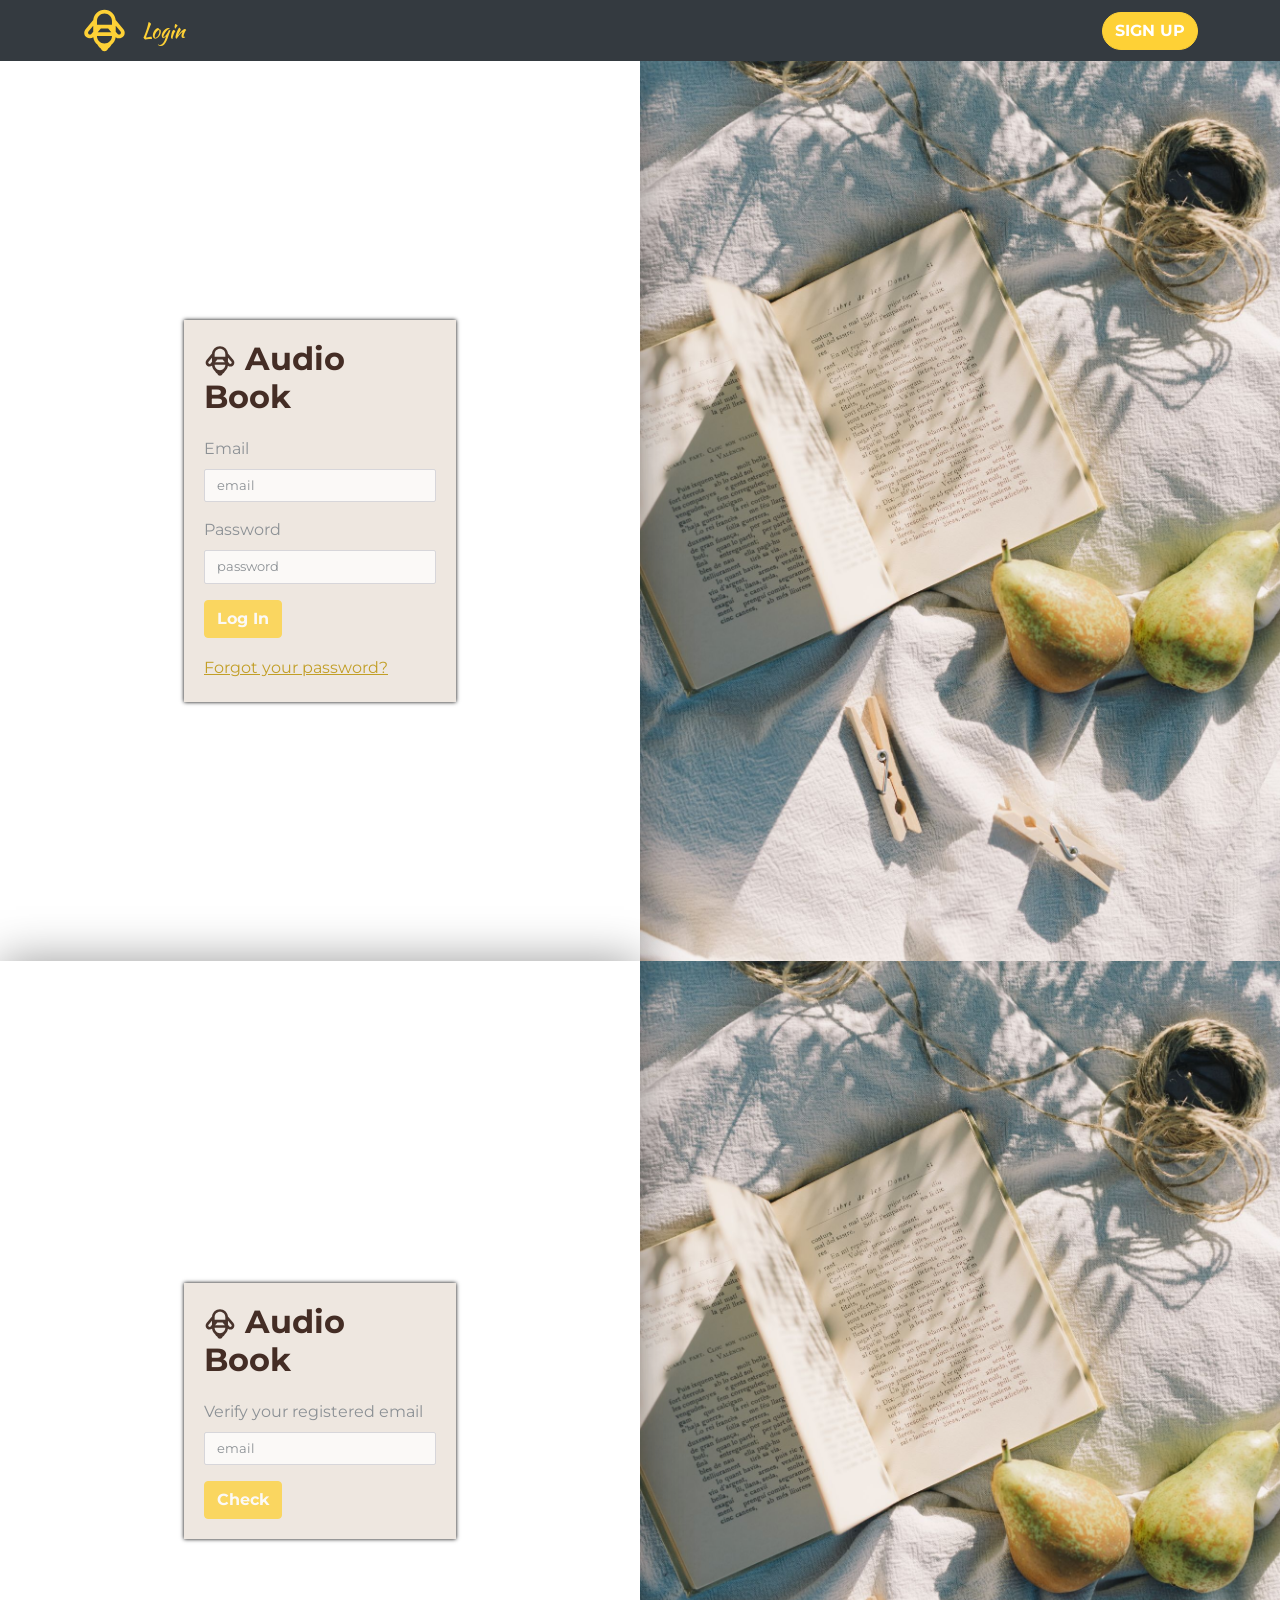
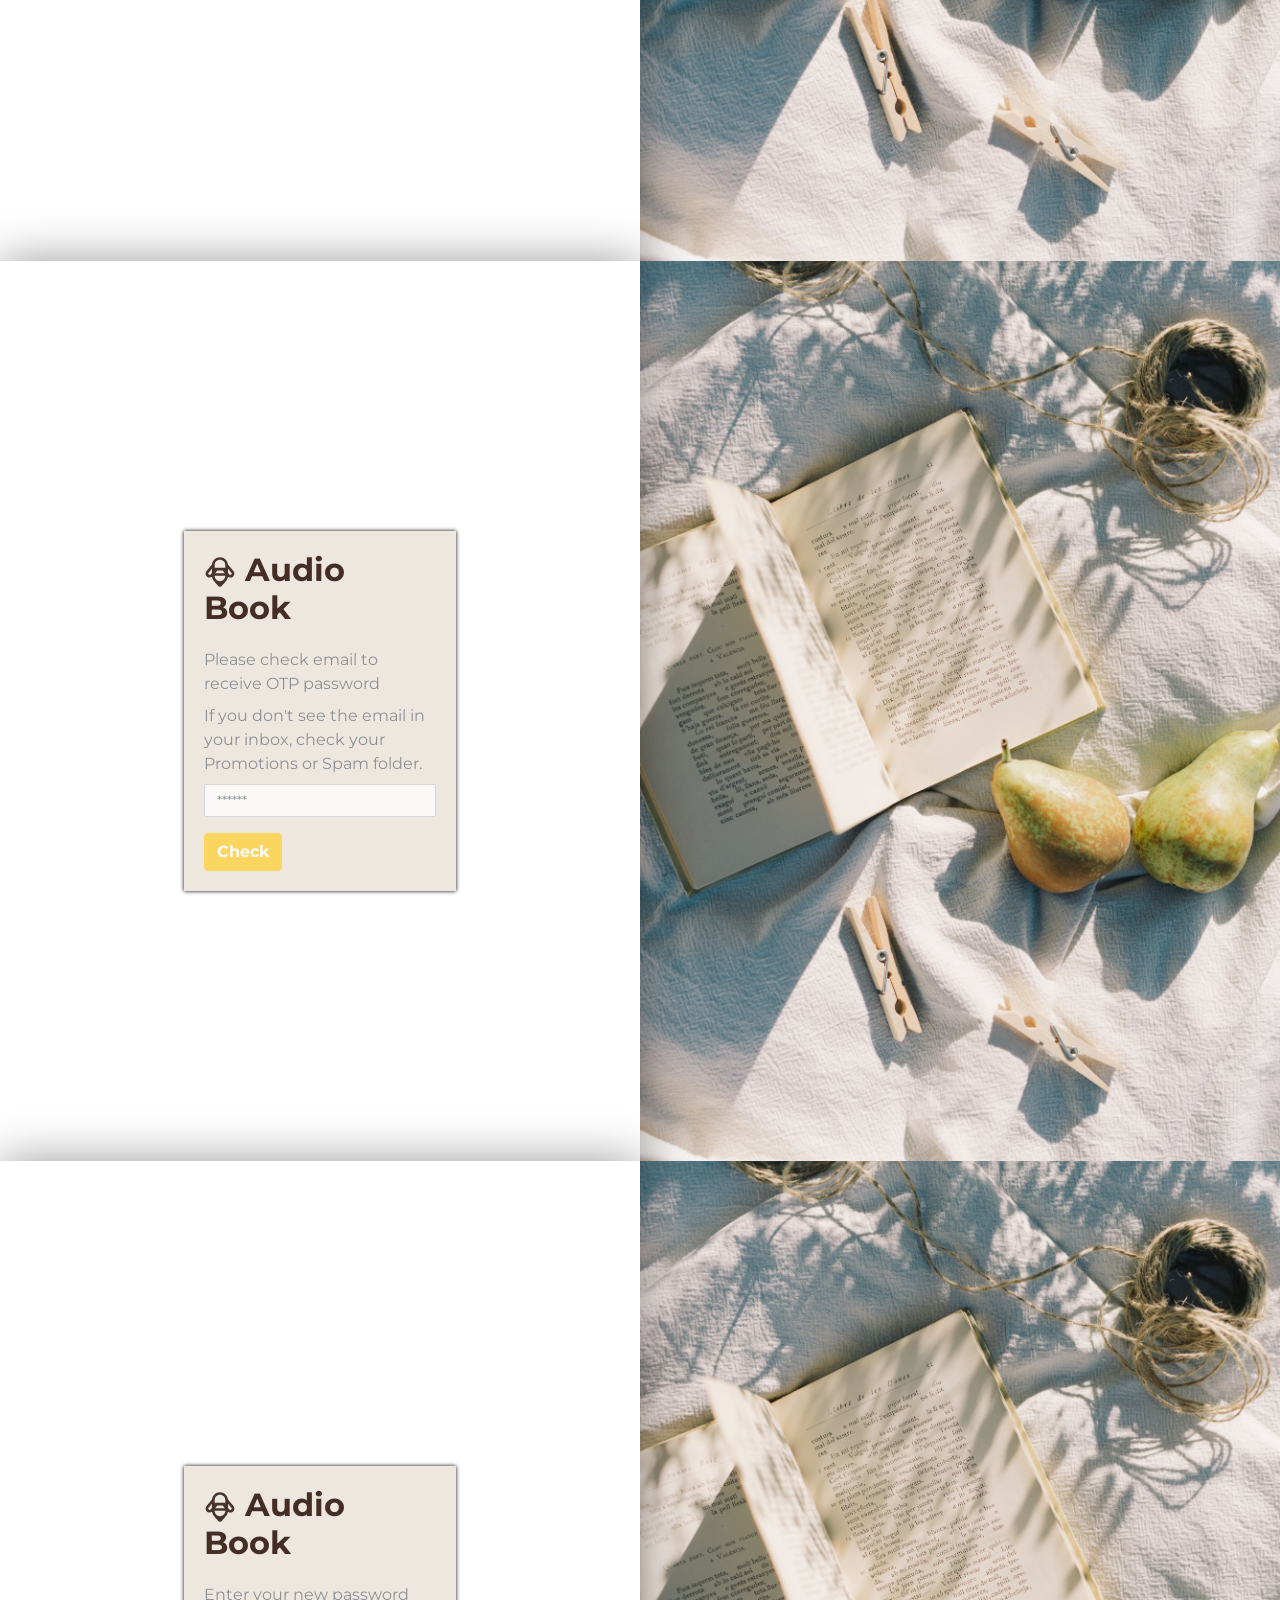
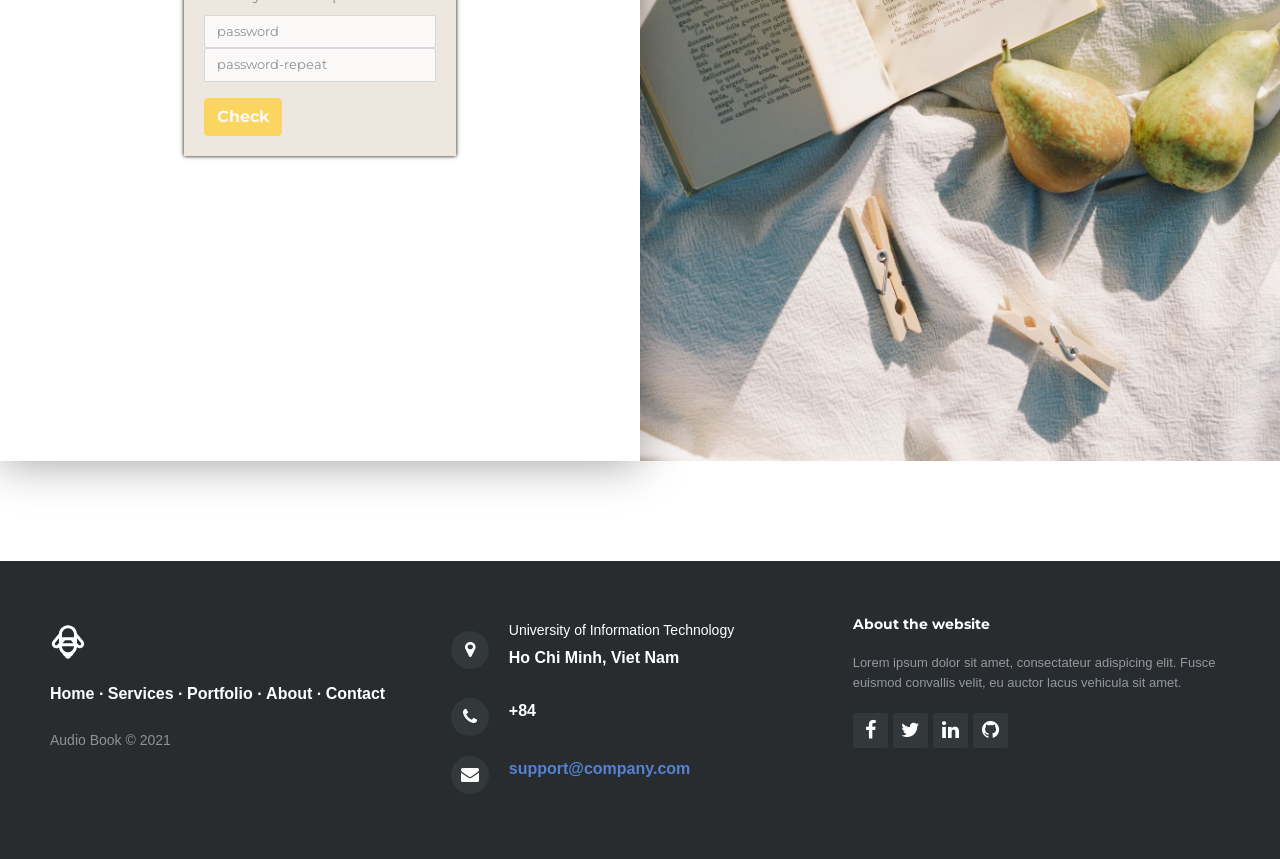
<file: frontend/Login.html>
<!DOCTYPE html>
<html lang="en">

<head>
    <meta charset="utf-8">
    <meta name="viewport" content="width=device-width, initial-scale=1.0, shrink-to-fit=no">
    <title>AudioBook</title>
    <link rel="stylesheet" href="assets/bootstrap/css/bootstrap.min.css">
    <link rel="stylesheet" href="https://fonts.googleapis.com/css?family=Cookie">
    <link rel="stylesheet" href="https://fonts.googleapis.com/css?family=Kaushan+Script&amp;display=swap">
    <link rel="stylesheet" href="https://fonts.googleapis.com/css?family=Montserrat&amp;display=swap">
    <link rel="stylesheet" href="https://fonts.googleapis.com/css?family=Raleway&amp;display=swap">
    <link rel="stylesheet" href="assets/fonts/fontawesome-all.min.css">
    <link rel="stylesheet" href="assets/fonts/font-awesome.min.css">
    <link rel="stylesheet" href="assets/fonts/material-icons.min.css">
    <link rel="stylesheet" href="assets/fonts/fontawesome5-overrides.min.css">
    <link rel="stylesheet" href="assets/css/-Login-form-Page-BS4-.css">
    <link rel="stylesheet" href="assets/css/Account-setting-or-edit-profile.css">
    <link rel="stylesheet" href="assets/css/book.css">
    <link rel="stylesheet" href="assets/css/Brands.css">
    <link rel="stylesheet" href="assets/css/Footer-Clean.css">
    <link rel="stylesheet" href="https://cdnjs.cloudflare.com/ajax/libs/animate.css/3.5.2/animate.min.css">
    <link rel="stylesheet" href="assets/css/index.css">
    <link rel="stylesheet" href="assets/css/Login-Form-Dark.css">
    <link rel="stylesheet" href="assets/css/Music.css">
    <link rel="stylesheet" href="assets/css/player.css">
    <link rel="stylesheet" href="assets/css/podcast.css">
    <link rel="stylesheet" href="assets/css/Pretty-Footer.css">
    <link rel="stylesheet" href="assets/css/Projects-Horizontal.css">
    <link rel="stylesheet" href="assets/css/Ranking.css">
    <link rel="stylesheet" href="assets/css/Registration-Form-with-Photo.css">
    <link rel="stylesheet" href="assets/css/Search.css">
</head>

<body>
    <nav class="navbar navbar-dark navbar-expand-lg sticky-top bg-dark" id="mainNav" style="opacity: 1;">
        <div class="container"><a class="logo" href="index.html"><svg xmlns="http://www.w3.org/2000/svg" width="1em" height="1em" viewBox="0 0 24 24" fill="none" class="align-content-start" style="width: 45px;height: 45px;opacity: 1;">
                    <path fill-rule="evenodd" clip-rule="evenodd" d="M17.9513 15.571C17.7695 17.2187 16.9205 18.6654 15.6805 19.635C15.332 20.4692 14.7092 21.1601 13.9247 21.5951C13.7025 22.4574 12.9196 23.0944 11.9879 23.0944C11.0562 23.0944 10.2733 22.4574 10.0511 21.5951C9.26672 21.1602 8.64392 20.4693 8.29547 19.6353C7.05955 18.6691 6.21203 17.229 6.02621 15.5883C4.93527 16.4161 3.37955 16.4118 2.28618 15.4944C1.01696 14.4294 0.851409 12.5371 1.91641 11.2679L6.00966 6.38975C6.27125 3.31753 8.84785 0.905579 11.9878 0.905579C15.1166 0.905579 17.6861 3.30046 17.9631 6.35711L22.0837 11.2679C23.1487 12.5371 22.9831 14.4294 21.7139 15.4944C20.613 16.4182 19.0433 16.4161 17.9513 15.571ZM15.6254 12.9056L13.9472 10.9056H10.0529L8.37467 12.9056H15.6254ZM17.9878 12.6095L19.0195 13.839C19.3745 14.2621 20.0053 14.3173 20.4283 13.9623C20.8514 13.6073 20.9066 12.9765 20.5516 12.5535L17.9878 9.49803V12.6095ZM15.9878 8.90558V6.90558C15.9878 4.69644 14.1969 2.90558 11.9878 2.90558C9.77865 2.90558 7.98779 4.69644 7.98779 6.90558V8.90558H15.9878ZM4.98059 13.839L5.98779 12.6387V9.52726L3.4485 12.5535C3.0935 12.9765 3.14869 13.6073 3.57176 13.9623C3.99483 14.3173 4.62559 14.2621 4.98059 13.839ZM11.9878 18.9056C9.77865 18.9056 7.98779 17.1147 7.98779 14.9056H15.9878C15.9878 17.1147 14.1969 18.9056 11.9878 18.9056Z" fill="currentColor"></path>
                </svg></a><a class="navbar-brand" href="#" style="padding-left: 15px;">Login</a><button data-bs-toggle="collapse" data-bs-target="#navbarResponsive" class="navbar-toggler navbar-toggler-right" type="button" aria-controls="navbarResponsive" aria-expanded="false" aria-label="Toggle navigation"><i class="fa fa-bars"></i></button>
            <div class="collapse navbar-collapse" id="navbarResponsive">
                <ul class="navbar-nav me-auto text-uppercase"></ul>
                <ul class="navbar-nav ms-auto text-uppercase">
                    <li class="nav-item"></li>
                    <li class="nav-item d-inline-block d-lg-flex justify-content-lg-center align-items-lg-center"><a class="btn btn-primary d-table" role="button" style="border-radius: 20px;" href="Signup.html">SIGN UP</a></li>
                </ul>
            </div>
        </div>
    </nav>
    <section id="login">
        <div class="container-fluid">
            <div class="row mh-100vh">
                <div class="col-10 col-sm-8 col-md-6 col-lg-6 offset-1 offset-sm-2 offset-md-3 offset-lg-0 align-self-center d-lg-flex align-items-lg-center align-self-lg-stretch bg-white p-5 rounded rounded-lg-0 my-5 my-lg-0" id="login-block">
                    <div class="m-auto w-lg-75 w-xl-50">
                        <h2 style="color: rgba(47,23,15,0.89);margin-bottom: 20px;"><svg xmlns="http://www.w3.org/2000/svg" width="1em" height="1em" viewBox="0 0 24 24" fill="none" style="color: rgba(47,23,15,0.86);">
                                <path fill-rule="evenodd" clip-rule="evenodd" d="M17.9513 15.571C17.7695 17.2187 16.9205 18.6654 15.6805 19.635C15.332 20.4692 14.7092 21.1601 13.9247 21.5951C13.7025 22.4574 12.9196 23.0944 11.9879 23.0944C11.0562 23.0944 10.2733 22.4574 10.0511 21.5951C9.26672 21.1602 8.64392 20.4693 8.29547 19.6353C7.05955 18.6691 6.21203 17.229 6.02621 15.5883C4.93527 16.4161 3.37955 16.4118 2.28618 15.4944C1.01696 14.4294 0.851409 12.5371 1.91641 11.2679L6.00966 6.38975C6.27125 3.31753 8.84785 0.905579 11.9878 0.905579C15.1166 0.905579 17.6861 3.30046 17.9631 6.35711L22.0837 11.2679C23.1487 12.5371 22.9831 14.4294 21.7139 15.4944C20.613 16.4182 19.0433 16.4161 17.9513 15.571ZM15.6254 12.9056L13.9472 10.9056H10.0529L8.37467 12.9056H15.6254ZM17.9878 12.6095L19.0195 13.839C19.3745 14.2621 20.0053 14.3173 20.4283 13.9623C20.8514 13.6073 20.9066 12.9765 20.5516 12.5535L17.9878 9.49803V12.6095ZM15.9878 8.90558V6.90558C15.9878 4.69644 14.1969 2.90558 11.9878 2.90558C9.77865 2.90558 7.98779 4.69644 7.98779 6.90558V8.90558H15.9878ZM4.98059 13.839L5.98779 12.6387V9.52726L3.4485 12.5535C3.0935 12.9765 3.14869 13.6073 3.57176 13.9623C3.99483 14.3173 4.62559 14.2621 4.98059 13.839ZM11.9878 18.9056C9.77865 18.9056 7.98779 17.1147 7.98779 14.9056H15.9878C15.9878 17.1147 14.1969 18.9056 11.9878 18.9056Z" fill="currentColor"></path>
                            </svg>&nbsp;Audio Book</h2>
                        <form style="opacity: 0.75;">
                            <div class="form-group mb-3"><label class="form-label text-secondary">Email</label><input class="form-control" type="text" required="" pattern="[a-z0-9._%+-]+@[a-z0-9.-]+\.[a-z]{2,15}$" inputmode="email" name="email" placeholder="email"></div>
                            <div class="form-group mb-3"><label class="form-label text-secondary">Password</label><input class="form-control" type="password" required="" placeholder="password" name="password"></div><button class="btn btn-primary" type="submit">Log In<a href="Book.html"></a></button>
                        </form>
                        <p class="mt-3 mb-0"><a class="forgotpass" href="#Reset">Forgot your password?</a></p>
                    </div>
                </div>
                <div class="col-lg-6 d-flex align-items-end" id="bg-block" style="background: url(&quot;assets/img/pexels-olya-kobruseva-6794049%20(1).jpg&quot;) center / cover no-repeat;"></div>
            </div>
        </div>
    </section>
    <section id="Reset">
        <div class="container-fluid">
            <div class="row mh-100vh">
                <div class="col-10 col-sm-8 col-md-6 col-lg-6 offset-1 offset-sm-2 offset-md-3 offset-lg-0 align-self-center d-lg-flex align-items-lg-center align-self-lg-stretch bg-white p-5 rounded rounded-lg-0 my-5 my-lg-0" id="login-block">
                    <div class="m-auto w-lg-75 w-xl-50">
                        <h2 style="color: rgba(47,23,15,0.89);margin-bottom: 20px;"><svg xmlns="http://www.w3.org/2000/svg" width="1em" height="1em" viewBox="0 0 24 24" fill="none" style="color: rgba(47,23,15,0.86);">
                                <path fill-rule="evenodd" clip-rule="evenodd" d="M17.9513 15.571C17.7695 17.2187 16.9205 18.6654 15.6805 19.635C15.332 20.4692 14.7092 21.1601 13.9247 21.5951C13.7025 22.4574 12.9196 23.0944 11.9879 23.0944C11.0562 23.0944 10.2733 22.4574 10.0511 21.5951C9.26672 21.1602 8.64392 20.4693 8.29547 19.6353C7.05955 18.6691 6.21203 17.229 6.02621 15.5883C4.93527 16.4161 3.37955 16.4118 2.28618 15.4944C1.01696 14.4294 0.851409 12.5371 1.91641 11.2679L6.00966 6.38975C6.27125 3.31753 8.84785 0.905579 11.9878 0.905579C15.1166 0.905579 17.6861 3.30046 17.9631 6.35711L22.0837 11.2679C23.1487 12.5371 22.9831 14.4294 21.7139 15.4944C20.613 16.4182 19.0433 16.4161 17.9513 15.571ZM15.6254 12.9056L13.9472 10.9056H10.0529L8.37467 12.9056H15.6254ZM17.9878 12.6095L19.0195 13.839C19.3745 14.2621 20.0053 14.3173 20.4283 13.9623C20.8514 13.6073 20.9066 12.9765 20.5516 12.5535L17.9878 9.49803V12.6095ZM15.9878 8.90558V6.90558C15.9878 4.69644 14.1969 2.90558 11.9878 2.90558C9.77865 2.90558 7.98779 4.69644 7.98779 6.90558V8.90558H15.9878ZM4.98059 13.839L5.98779 12.6387V9.52726L3.4485 12.5535C3.0935 12.9765 3.14869 13.6073 3.57176 13.9623C3.99483 14.3173 4.62559 14.2621 4.98059 13.839ZM11.9878 18.9056C9.77865 18.9056 7.98779 17.1147 7.98779 14.9056H15.9878C15.9878 17.1147 14.1969 18.9056 11.9878 18.9056Z" fill="currentColor"></path>
                            </svg>&nbsp;Audio Book</h2>
                        <form style="opacity: 0.75;">
                            <div class="form-group mb-3"><label class="form-label text-secondary">Verify your registered email</label><input class="form-control" type="text" required="" pattern="[a-z0-9._%+-]+@[a-z0-9.-]+\.[a-z]{2,15}$" inputmode="email" placeholder="email"></div><button class="btn btn-primary" type="submit">Check<a href="#OTP"></a></button>
                        </form>
                    </div>
                </div>
                <div class="col-lg-6 d-flex align-items-end" id="bg-block-2" style="background: url(&quot;assets/img/pexels-olya-kobruseva-6794049%20(1).jpg&quot;) center / cover no-repeat;"></div>
            </div>
        </div>
    </section>
    <section id="OTP">
        <div class="container-fluid">
            <div class="row mh-100vh">
                <div class="col-10 col-sm-8 col-md-6 col-lg-6 offset-1 offset-sm-2 offset-md-3 offset-lg-0 align-self-center d-lg-flex align-items-lg-center align-self-lg-stretch bg-white p-5 rounded rounded-lg-0 my-5 my-lg-0" id="login-block">
                    <div class="m-auto w-lg-75 w-xl-50">
                        <h2 style="color: rgba(47,23,15,0.89);margin-bottom: 20px;"><svg xmlns="http://www.w3.org/2000/svg" width="1em" height="1em" viewBox="0 0 24 24" fill="none" style="color: rgba(47,23,15,0.86);">
                                <path fill-rule="evenodd" clip-rule="evenodd" d="M17.9513 15.571C17.7695 17.2187 16.9205 18.6654 15.6805 19.635C15.332 20.4692 14.7092 21.1601 13.9247 21.5951C13.7025 22.4574 12.9196 23.0944 11.9879 23.0944C11.0562 23.0944 10.2733 22.4574 10.0511 21.5951C9.26672 21.1602 8.64392 20.4693 8.29547 19.6353C7.05955 18.6691 6.21203 17.229 6.02621 15.5883C4.93527 16.4161 3.37955 16.4118 2.28618 15.4944C1.01696 14.4294 0.851409 12.5371 1.91641 11.2679L6.00966 6.38975C6.27125 3.31753 8.84785 0.905579 11.9878 0.905579C15.1166 0.905579 17.6861 3.30046 17.9631 6.35711L22.0837 11.2679C23.1487 12.5371 22.9831 14.4294 21.7139 15.4944C20.613 16.4182 19.0433 16.4161 17.9513 15.571ZM15.6254 12.9056L13.9472 10.9056H10.0529L8.37467 12.9056H15.6254ZM17.9878 12.6095L19.0195 13.839C19.3745 14.2621 20.0053 14.3173 20.4283 13.9623C20.8514 13.6073 20.9066 12.9765 20.5516 12.5535L17.9878 9.49803V12.6095ZM15.9878 8.90558V6.90558C15.9878 4.69644 14.1969 2.90558 11.9878 2.90558C9.77865 2.90558 7.98779 4.69644 7.98779 6.90558V8.90558H15.9878ZM4.98059 13.839L5.98779 12.6387V9.52726L3.4485 12.5535C3.0935 12.9765 3.14869 13.6073 3.57176 13.9623C3.99483 14.3173 4.62559 14.2621 4.98059 13.839ZM11.9878 18.9056C9.77865 18.9056 7.98779 17.1147 7.98779 14.9056H15.9878C15.9878 17.1147 14.1969 18.9056 11.9878 18.9056Z" fill="currentColor"></path>
                            </svg>&nbsp;Audio Book</h2>
                        <form style="opacity: 0.75;">
                            <div class="form-group mb-3"><label class="form-label text-secondary">Please check email to receive OTP password</label><label class="form-label text-secondary">If you don't see the email in your inbox, check your Promotions or Spam folder.</label><input class="form-control" type="number" placeholder="******" maxlength="6" min="0" max="6" required=""></div><button class="btn btn-primary" type="submit">Check<a href="#resetPass"></a></button>
                        </form>
                    </div>
                </div>
                <div class="col-lg-6 d-flex align-items-end" id="bg-block-1" style="background: url(&quot;assets/img/pexels-olya-kobruseva-6794049%20(1).jpg&quot;) center / cover no-repeat;"></div>
            </div>
        </div>
    </section>
    <section id="resetPass">
        <div class="container-fluid">
            <div class="row mh-100vh">
                <div class="col-10 col-sm-8 col-md-6 col-lg-6 offset-1 offset-sm-2 offset-md-3 offset-lg-0 align-self-center d-lg-flex align-items-lg-center align-self-lg-stretch bg-white p-5 rounded rounded-lg-0 my-5 my-lg-0" id="login-block">
                    <div class="m-auto w-lg-75 w-xl-50">
                        <h2 style="color: rgba(47,23,15,0.89);margin-bottom: 20px;"><svg xmlns="http://www.w3.org/2000/svg" width="1em" height="1em" viewBox="0 0 24 24" fill="none" style="color: rgba(47,23,15,0.86);">
                                <path fill-rule="evenodd" clip-rule="evenodd" d="M17.9513 15.571C17.7695 17.2187 16.9205 18.6654 15.6805 19.635C15.332 20.4692 14.7092 21.1601 13.9247 21.5951C13.7025 22.4574 12.9196 23.0944 11.9879 23.0944C11.0562 23.0944 10.2733 22.4574 10.0511 21.5951C9.26672 21.1602 8.64392 20.4693 8.29547 19.6353C7.05955 18.6691 6.21203 17.229 6.02621 15.5883C4.93527 16.4161 3.37955 16.4118 2.28618 15.4944C1.01696 14.4294 0.851409 12.5371 1.91641 11.2679L6.00966 6.38975C6.27125 3.31753 8.84785 0.905579 11.9878 0.905579C15.1166 0.905579 17.6861 3.30046 17.9631 6.35711L22.0837 11.2679C23.1487 12.5371 22.9831 14.4294 21.7139 15.4944C20.613 16.4182 19.0433 16.4161 17.9513 15.571ZM15.6254 12.9056L13.9472 10.9056H10.0529L8.37467 12.9056H15.6254ZM17.9878 12.6095L19.0195 13.839C19.3745 14.2621 20.0053 14.3173 20.4283 13.9623C20.8514 13.6073 20.9066 12.9765 20.5516 12.5535L17.9878 9.49803V12.6095ZM15.9878 8.90558V6.90558C15.9878 4.69644 14.1969 2.90558 11.9878 2.90558C9.77865 2.90558 7.98779 4.69644 7.98779 6.90558V8.90558H15.9878ZM4.98059 13.839L5.98779 12.6387V9.52726L3.4485 12.5535C3.0935 12.9765 3.14869 13.6073 3.57176 13.9623C3.99483 14.3173 4.62559 14.2621 4.98059 13.839ZM11.9878 18.9056C9.77865 18.9056 7.98779 17.1147 7.98779 14.9056H15.9878C15.9878 17.1147 14.1969 18.9056 11.9878 18.9056Z" fill="currentColor"></path>
                            </svg>&nbsp;Audio Book</h2>
                        <form style="opacity: 0.75;">
                            <div class="form-group mb-3"><label class="form-label text-secondary">Enter your new password</label><input class="form-control" type="password" placeholder="password" name="password" required=""><input class="form-control" type="password" placeholder="password-repeat" name="password" required=""></div><button class="btn btn-primary" type="submit">Check<a href="#login"></a></button>
                        </form>
                    </div>
                </div>
                <div class="col-lg-6 d-flex align-items-end" id="bg-block-3" style="background: url(&quot;assets/img/pexels-olya-kobruseva-6794049%20(1).jpg&quot;) center / cover no-repeat;"></div>
            </div>
        </div>
    </section>
    <footer>
        <div class="row">
            <div class="col-sm-6 col-md-4 footer-navigation">
                <h3><a href="index.html"><svg xmlns="http://www.w3.org/2000/svg" width="1em" height="1em" viewBox="0 0 24 24" fill="none">
                            <path fill-rule="evenodd" clip-rule="evenodd" d="M17.9513 15.571C17.7695 17.2187 16.9205 18.6654 15.6805 19.635C15.332 20.4692 14.7092 21.1601 13.9247 21.5951C13.7025 22.4574 12.9196 23.0944 11.9879 23.0944C11.0562 23.0944 10.2733 22.4574 10.0511 21.5951C9.26672 21.1602 8.64392 20.4693 8.29547 19.6353C7.05955 18.6691 6.21203 17.229 6.02621 15.5883C4.93527 16.4161 3.37955 16.4118 2.28618 15.4944C1.01696 14.4294 0.851409 12.5371 1.91641 11.2679L6.00966 6.38975C6.27125 3.31753 8.84785 0.905579 11.9878 0.905579C15.1166 0.905579 17.6861 3.30046 17.9631 6.35711L22.0837 11.2679C23.1487 12.5371 22.9831 14.4294 21.7139 15.4944C20.613 16.4182 19.0433 16.4161 17.9513 15.571ZM15.6254 12.9056L13.9472 10.9056H10.0529L8.37467 12.9056H15.6254ZM17.9878 12.6095L19.0195 13.839C19.3745 14.2621 20.0053 14.3173 20.4283 13.9623C20.8514 13.6073 20.9066 12.9765 20.5516 12.5535L17.9878 9.49803V12.6095ZM15.9878 8.90558V6.90558C15.9878 4.69644 14.1969 2.90558 11.9878 2.90558C9.77865 2.90558 7.98779 4.69644 7.98779 6.90558V8.90558H15.9878ZM4.98059 13.839L5.98779 12.6387V9.52726L3.4485 12.5535C3.0935 12.9765 3.14869 13.6073 3.57176 13.9623C3.99483 14.3173 4.62559 14.2621 4.98059 13.839ZM11.9878 18.9056C9.77865 18.9056 7.98779 17.1147 7.98779 14.9056H15.9878C15.9878 17.1147 14.1969 18.9056 11.9878 18.9056Z" fill="currentColor"></path>
                        </svg></a></h3>
                <p class="links"><a href="#page-top">Home</a><strong> · </strong><a href="#services">Services</a><strong> · </strong><a href="#portfolio">Portfolio</a><strong> · </strong><a href="#team">About</a><strong>&nbsp;· </strong><a href="#contact">Contact</a></p>
                <p class="company-name">Audio Book © 2021</p>
            </div>
            <div class="col-sm-6 col-md-4 footer-contacts">
                <div><span class="fa fa-map-marker footer-contacts-icon"> </span>
                    <p><span class="new-line-span">University of Information Technology</span>Ho Chi Minh, Viet Nam</p>
                </div>
                <div><i class="fa fa-phone footer-contacts-icon"></i>
                    <p class="footer-center-info email text-start"> +84</p>
                </div>
                <div><i class="fa fa-envelope footer-contacts-icon"></i>
                    <p> <a href="#" target="_blank">support@company.com</a></p>
                </div>
            </div>
            <div class="col-md-4 footer-about">
                <h4>About the website</h4>
                <p> Lorem ipsum dolor sit amet, consectateur adispicing elit. Fusce euismod convallis velit, eu auctor lacus vehicula sit amet. </p>
                <div class="social-links social-icons"><a href="#"><i class="fa fa-facebook"></i></a><a href="#"><i class="fa fa-twitter"></i></a><a href="#"><i class="fa fa-linkedin"></i></a><a href="#"><i class="fa fa-github"></i></a></div>
            </div>
        </div>
    </footer>
    <script src="assets/bootstrap/js/bootstrap.min.js"></script>
    <script src="assets/js/bs-init.js"></script>
    <script src="assets/js/agency.js"></script>
    <script src="assets/js/book-lists.js"></script>
    <script src="assets/js/rating.js"></script>
    <script src="assets/js/script.js"></script>
    <script src="assets/js/Search.js"></script>
</body>

</html>
</file>
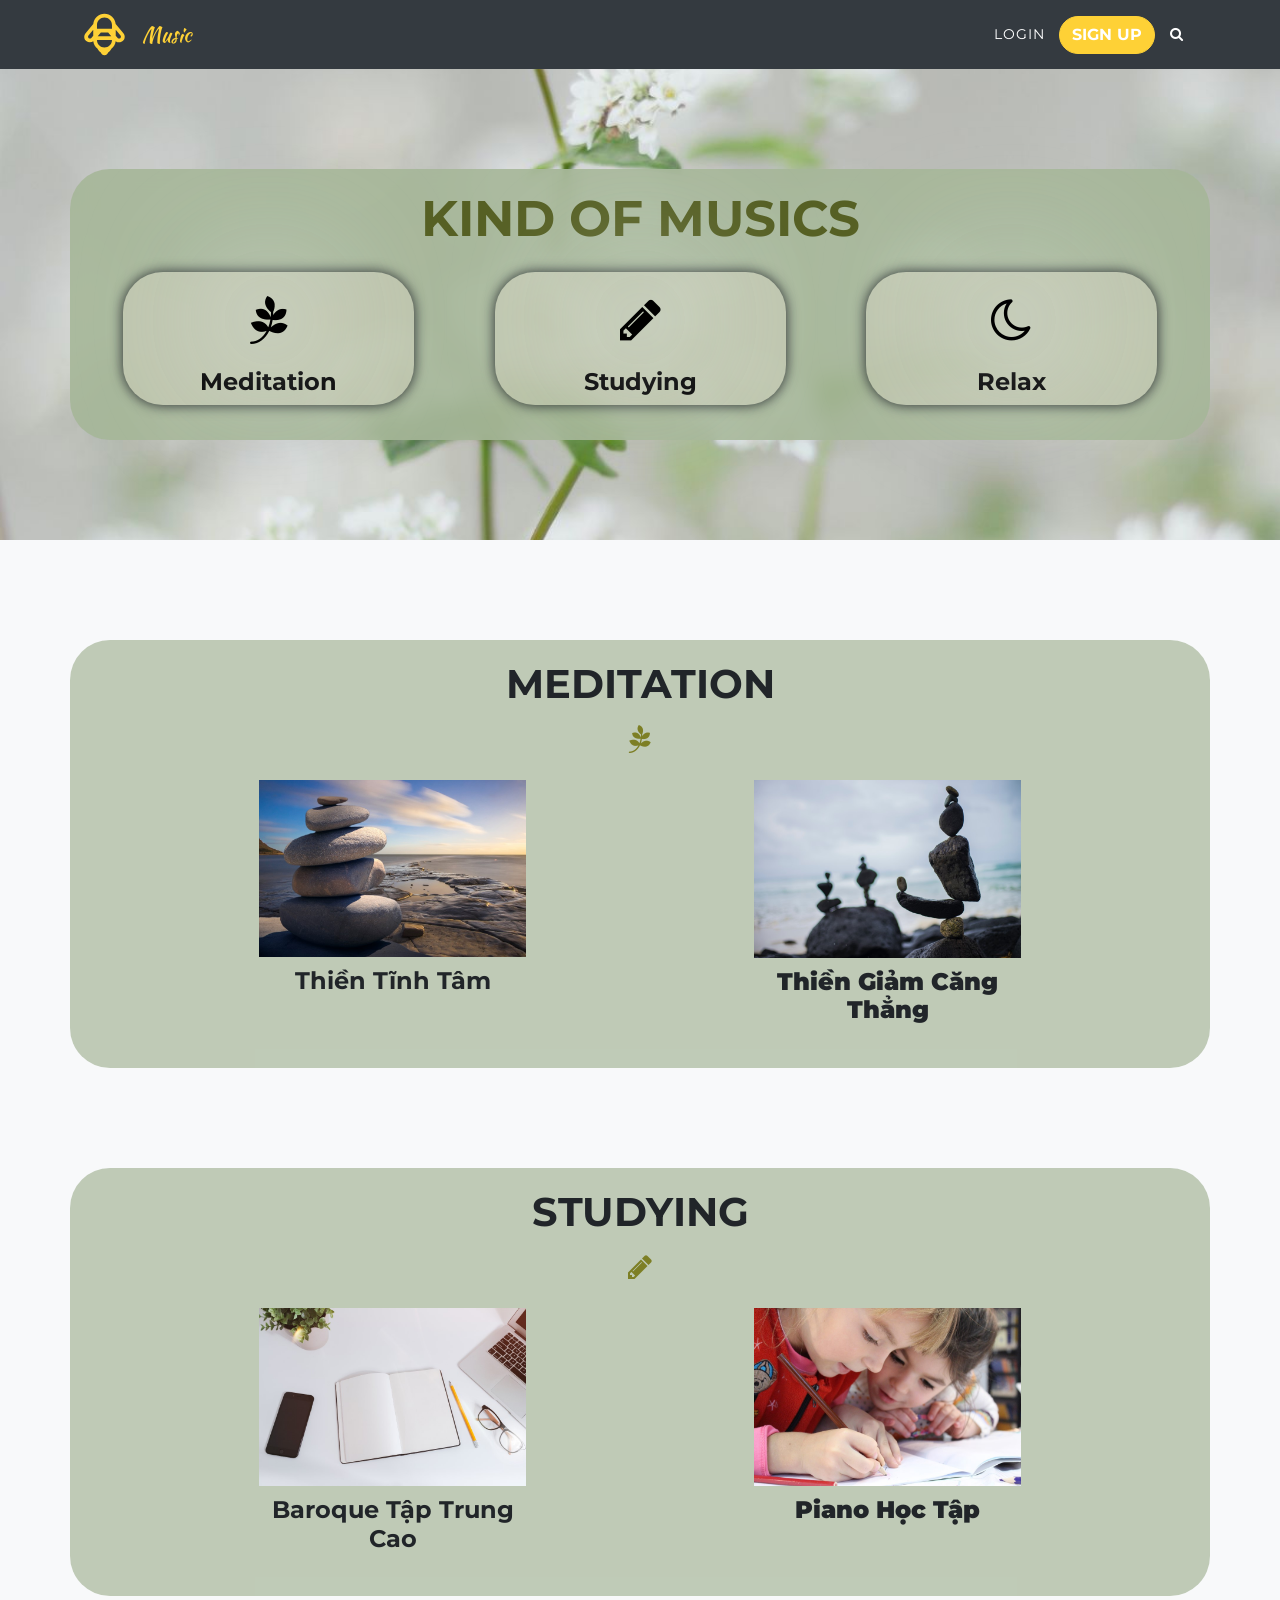
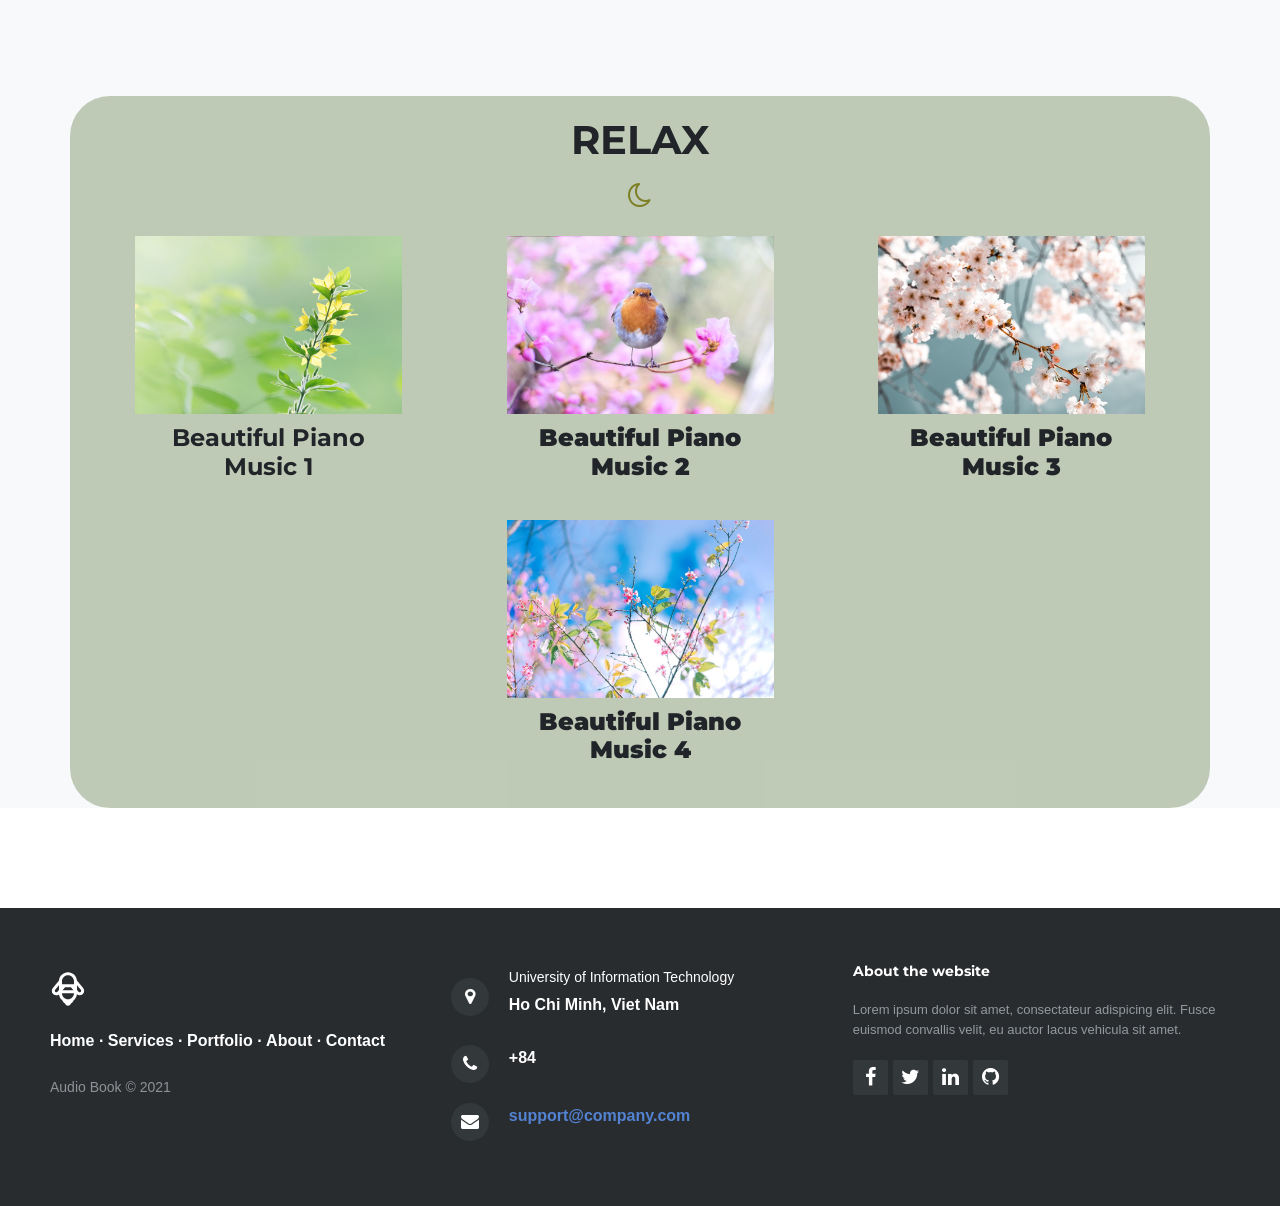
<file: frontend/Music.html>
<!DOCTYPE html>
<html lang="en">

<head>
    <meta charset="utf-8">
    <meta name="viewport" content="width=device-width, initial-scale=1.0, shrink-to-fit=no">
    <title>AudioBook</title>
    <link rel="stylesheet" href="assets/bootstrap/css/bootstrap.min.css">
    <link rel="stylesheet" href="https://fonts.googleapis.com/css?family=Cookie">
    <link rel="stylesheet" href="https://fonts.googleapis.com/css?family=Kaushan+Script&amp;display=swap">
    <link rel="stylesheet" href="https://fonts.googleapis.com/css?family=Montserrat&amp;display=swap">
    <link rel="stylesheet" href="https://fonts.googleapis.com/css?family=Raleway&amp;display=swap">
    <link rel="stylesheet" href="assets/fonts/fontawesome-all.min.css">
    <link rel="stylesheet" href="assets/fonts/font-awesome.min.css">
    <link rel="stylesheet" href="assets/fonts/material-icons.min.css">
    <link rel="stylesheet" href="assets/fonts/fontawesome5-overrides.min.css">
    <link rel="stylesheet" href="assets/css/-Login-form-Page-BS4-.css">
    <link rel="stylesheet" href="assets/css/Account-setting-or-edit-profile.css">
    <link rel="stylesheet" href="assets/css/book.css">
    <link rel="stylesheet" href="assets/css/Brands.css">
    <link rel="stylesheet" href="assets/css/Footer-Clean.css">
    <link rel="stylesheet" href="https://cdnjs.cloudflare.com/ajax/libs/animate.css/3.5.2/animate.min.css">
    <link rel="stylesheet" href="assets/css/index.css">
    <link rel="stylesheet" href="assets/css/Login-Form-Dark.css">
    <link rel="stylesheet" href="assets/css/Music.css">
    <link rel="stylesheet" href="assets/css/player.css">
    <link rel="stylesheet" href="assets/css/podcast.css">
    <link rel="stylesheet" href="assets/css/Pretty-Footer.css">
    <link rel="stylesheet" href="assets/css/Projects-Horizontal.css">
    <link rel="stylesheet" href="assets/css/Ranking.css">
    <link rel="stylesheet" href="assets/css/Registration-Form-with-Photo.css">
    <link rel="stylesheet" href="assets/css/Search.css">
</head>

<body>
    <nav class="navbar navbar-dark navbar-expand-lg sticky-top bg-dark" id="mainNav" style="opacity: 1;">
        <div class="container"><a class="logo" href="index.html"><svg xmlns="http://www.w3.org/2000/svg" width="1em" height="1em" viewBox="0 0 24 24" fill="none" class="align-content-start" style="width: 45px;height: 45px;opacity: 1;">
                    <path fill-rule="evenodd" clip-rule="evenodd" d="M17.9513 15.571C17.7695 17.2187 16.9205 18.6654 15.6805 19.635C15.332 20.4692 14.7092 21.1601 13.9247 21.5951C13.7025 22.4574 12.9196 23.0944 11.9879 23.0944C11.0562 23.0944 10.2733 22.4574 10.0511 21.5951C9.26672 21.1602 8.64392 20.4693 8.29547 19.6353C7.05955 18.6691 6.21203 17.229 6.02621 15.5883C4.93527 16.4161 3.37955 16.4118 2.28618 15.4944C1.01696 14.4294 0.851409 12.5371 1.91641 11.2679L6.00966 6.38975C6.27125 3.31753 8.84785 0.905579 11.9878 0.905579C15.1166 0.905579 17.6861 3.30046 17.9631 6.35711L22.0837 11.2679C23.1487 12.5371 22.9831 14.4294 21.7139 15.4944C20.613 16.4182 19.0433 16.4161 17.9513 15.571ZM15.6254 12.9056L13.9472 10.9056H10.0529L8.37467 12.9056H15.6254ZM17.9878 12.6095L19.0195 13.839C19.3745 14.2621 20.0053 14.3173 20.4283 13.9623C20.8514 13.6073 20.9066 12.9765 20.5516 12.5535L17.9878 9.49803V12.6095ZM15.9878 8.90558V6.90558C15.9878 4.69644 14.1969 2.90558 11.9878 2.90558C9.77865 2.90558 7.98779 4.69644 7.98779 6.90558V8.90558H15.9878ZM4.98059 13.839L5.98779 12.6387V9.52726L3.4485 12.5535C3.0935 12.9765 3.14869 13.6073 3.57176 13.9623C3.99483 14.3173 4.62559 14.2621 4.98059 13.839ZM11.9878 18.9056C9.77865 18.9056 7.98779 17.1147 7.98779 14.9056H15.9878C15.9878 17.1147 14.1969 18.9056 11.9878 18.9056Z" fill="currentColor"></path>
                </svg></a><a class="navbar-brand" href="#" style="padding-left: 15px;">Music</a><button data-bs-toggle="collapse" data-bs-target="#navbarResponsive" class="navbar-toggler navbar-toggler-right" type="button" aria-controls="navbarResponsive" aria-expanded="false" aria-label="Toggle navigation"><i class="fa fa-bars"></i></button>
            <div class="collapse navbar-collapse" id="navbarResponsive">
                <ul class="navbar-nav me-auto text-uppercase"></ul>
                <ul class="navbar-nav ms-auto text-uppercase">
                    <li class="nav-item"><a class="nav-link" href="Login.html">login</a></li>
                    <li class="nav-item d-inline-block d-lg-flex justify-content-lg-center align-items-lg-center"><a class="btn btn-primary d-table" role="button" style="border-radius: 20px;" href="Signup.html">SIGN UP</a></li>
                    <li class="nav-item"><a class="nav-link" href="Search.html"><i class="fa fa-search"></i></a></li>
                </ul>
            </div>
        </div>
    </nav>
    <section id="kindofmusic" style="background: url(&quot;assets/img/Background/pexels-j-lee-6843561.jpg&quot;) center / cover no-repeat;">
        <div class="container d-flex flex-column detailkindtopms">
            <div class="row">
                <div class="col-lg-12 text-center">
                    <h2 class="text-uppercase section-headingpodcast">KIND OF musics</h2>
                </div>
            </div>
            <div class="row text-center d-flex flex-row justify-content-evenly align-items-stretch flex-wrap">
                <div class="col-md-3 d-flex flex-column col-music"><a class="musiclink" href="#Meditation">
                        <div class="divbook"><span class="fa-stack fa-3x"><i class="fa fa-circle fa-stack-2x text-primary-podcast"></i><i class="fa fa-pagelines fa-stack-1x fa-inverse-book"></i></span>
                            <h4 class="text-center section-heading-book">Meditation</h4>
                        </div>
                    </a></div>
                <div class="col-md-3 d-flex flex-column col-music"><a class="musiclink" href="#Studying">
                        <div class="divbook"><span class="fa-stack fa-3x"><i class="fa fa-circle fa-stack-2x text-primary-podcast"></i><i class="fa fa-pencil fa-stack-1x fa-inverse-book"></i></span>
                            <h4 class="text-center section-heading-book">Studying</h4>
                        </div>
                    </a></div>
                <div class="col-md-3 d-flex flex-column col-music"><a class="musiclink" href="#Relax">
                        <div class="divbook"><span class="fa-stack fa-3x"><i class="fa fa-circle fa-stack-2x text-primary-podcast"></i><i class="fa fa-moon-o fa-stack-1x fa-inverse-book"></i></span>
                            <h4 class="text-center section-heading-book">Relax</h4>
                        </div>
                    </a></div>
            </div>
        </div>
    </section>
    <section class="bg-light mainmusic" id="Meditation">
        <div class="container detailkindms">
            <div class="row">
                <div class="col-lg-12 text-center">
                    <h2 class="text-uppercase section-heading">MEDITATION</h2>
                    <h3><i class="fa fa-pagelines iconmusic"></i></h3>
                </div>
            </div>
            <div class="row booklist">
                <div class="col-sm-5 col-md-3 bookdetail"><a class="portfolio-link" href="Player.html"><img class="img-fluid" src="assets/img/Music/pexels-pixabay-289586.jpg"></a>
                    <div class="booknameauthor">
                        <h4 class="bookname">Thiền Tĩnh Tâm</h4>
                    </div>
                </div>
                <div class="col-sm-5 col-md-3 bookdetail"><a class="portfolio-link" href="Player.html"><img class="img-fluid" src="assets/img/Music/pexels-shiva-smyth-1051449.jpg"></a>
                    <div class="booknameauthor">
                        <h4 class="bookname"><strong>Thiền Giảm Căng thẳng</strong><br></h4>
                    </div>
                </div>
            </div>
        </div>
    </section>
    <section class="bg-light mainmusic" id="Studying">
        <div class="container detailkindms">
            <div class="row">
                <div class="col-lg-12 text-center">
                    <h2 class="text-uppercase section-heading">STUDYING</h2>
                    <h3><i class="fa fa-pencil iconmusic"></i></h3>
                </div>
            </div>
            <div class="row booklist">
                <div class="col-sm-5 col-md-3 bookdetail"><a class="portfolio-link" href="Player.html"><img class="img-fluid" src="assets/img/Music/pexels-jeshootscom-442574.jpg"></a>
                    <div class="booknameauthor">
                        <h4 class="bookname">baroque tập trung cao</h4>
                    </div>
                </div>
                <div class="col-sm-5 col-md-3 bookdetail"><a class="portfolio-link" href="Player.html"><img class="img-fluid" src="assets/img/Music/pexels-pixabay-159823.jpg"></a>
                    <div class="booknameauthor">
                        <h4 class="bookname"><strong>Piano học tập</strong><br></h4>
                    </div>
                </div>
            </div>
        </div>
    </section>
    <section class="bg-light mainmusic" id="Relax">
        <div class="container detailkindms">
            <div class="row">
                <div class="col-lg-12 text-center">
                    <h2 class="text-uppercase section-heading">RELAX</h2>
                    <h3><i class="fa fa-moon-o iconmusic"></i></h3>
                </div>
            </div>
            <div class="row booklist">
                <div class="col-sm-5 col-md-3 bookdetail"><a class="portfolio-link" href="Player.html"><img class="img-fluid" src="assets/img/Music/pexels-lumn-295771.jpg"></a>
                    <div class="booknameauthor">
                        <h4 class="bookname">Beautiful Piano Music 1</h4>
                    </div>
                </div>
                <div class="col-sm-5 col-md-3 bookdetail"><a class="portfolio-link" href="Player.html"><img class="img-fluid" src="assets/img/Music/pexels-pixabay-414181.jpg"></a>
                    <div class="booknameauthor">
                        <h4 class="bookname"><strong>Beautiful Piano Music 2</strong><br></h4>
                    </div>
                </div>
                <div class="col-sm-5 col-md-3 bookdetail"><a class="portfolio-link" href="Player.html"><img class="img-fluid" src="assets/img/Music/pexels-louis-2101187.jpg"></a>
                    <div class="booknameauthor">
                        <h4 class="bookname"><strong>Beautiful Piano Music 3</strong><br></h4>
                    </div>
                </div>
                <div class="col-sm-5 col-md-3 bookdetail"><a class="portfolio-link" href="Player.html"><img class="img-fluid" src="assets/img/Music/pexels-trung-nguyen-1767428.jpg"></a>
                    <div class="booknameauthor">
                        <h4 class="bookname"><strong>Beautiful Piano Music 4</strong><br></h4>
                    </div>
                </div>
            </div>
        </div>
    </section>
    <footer>
        <div class="row">
            <div class="col-sm-6 col-md-4 footer-navigation">
                <h3><a href="index.html"><svg xmlns="http://www.w3.org/2000/svg" width="1em" height="1em" viewBox="0 0 24 24" fill="none">
                            <path fill-rule="evenodd" clip-rule="evenodd" d="M17.9513 15.571C17.7695 17.2187 16.9205 18.6654 15.6805 19.635C15.332 20.4692 14.7092 21.1601 13.9247 21.5951C13.7025 22.4574 12.9196 23.0944 11.9879 23.0944C11.0562 23.0944 10.2733 22.4574 10.0511 21.5951C9.26672 21.1602 8.64392 20.4693 8.29547 19.6353C7.05955 18.6691 6.21203 17.229 6.02621 15.5883C4.93527 16.4161 3.37955 16.4118 2.28618 15.4944C1.01696 14.4294 0.851409 12.5371 1.91641 11.2679L6.00966 6.38975C6.27125 3.31753 8.84785 0.905579 11.9878 0.905579C15.1166 0.905579 17.6861 3.30046 17.9631 6.35711L22.0837 11.2679C23.1487 12.5371 22.9831 14.4294 21.7139 15.4944C20.613 16.4182 19.0433 16.4161 17.9513 15.571ZM15.6254 12.9056L13.9472 10.9056H10.0529L8.37467 12.9056H15.6254ZM17.9878 12.6095L19.0195 13.839C19.3745 14.2621 20.0053 14.3173 20.4283 13.9623C20.8514 13.6073 20.9066 12.9765 20.5516 12.5535L17.9878 9.49803V12.6095ZM15.9878 8.90558V6.90558C15.9878 4.69644 14.1969 2.90558 11.9878 2.90558C9.77865 2.90558 7.98779 4.69644 7.98779 6.90558V8.90558H15.9878ZM4.98059 13.839L5.98779 12.6387V9.52726L3.4485 12.5535C3.0935 12.9765 3.14869 13.6073 3.57176 13.9623C3.99483 14.3173 4.62559 14.2621 4.98059 13.839ZM11.9878 18.9056C9.77865 18.9056 7.98779 17.1147 7.98779 14.9056H15.9878C15.9878 17.1147 14.1969 18.9056 11.9878 18.9056Z" fill="currentColor"></path>
                        </svg></a></h3>
                <p class="links"><a href="#page-top">Home</a><strong> · </strong><a href="#services">Services</a><strong> · </strong><a href="#portfolio">Portfolio</a><strong> · </strong><a href="#team">About</a><strong>&nbsp;· </strong><a href="#contact">Contact</a></p>
                <p class="company-name">Audio Book © 2021</p>
            </div>
            <div class="col-sm-6 col-md-4 footer-contacts">
                <div><span class="fa fa-map-marker footer-contacts-icon"> </span>
                    <p><span class="new-line-span">University of Information Technology</span>Ho Chi Minh, Viet Nam</p>
                </div>
                <div><i class="fa fa-phone footer-contacts-icon"></i>
                    <p class="footer-center-info email text-start"> +84</p>
                </div>
                <div><i class="fa fa-envelope footer-contacts-icon"></i>
                    <p> <a href="#" target="_blank">support@company.com</a></p>
                </div>
            </div>
            <div class="col-md-4 footer-about">
                <h4>About the website</h4>
                <p> Lorem ipsum dolor sit amet, consectateur adispicing elit. Fusce euismod convallis velit, eu auctor lacus vehicula sit amet. </p>
                <div class="social-links social-icons"><a href="#"><i class="fa fa-facebook"></i></a><a href="#"><i class="fa fa-twitter"></i></a><a href="#"><i class="fa fa-linkedin"></i></a><a href="#"><i class="fa fa-github"></i></a></div>
            </div>
        </div>
    </footer>
    <script src="assets/bootstrap/js/bootstrap.min.js"></script>
    <script src="assets/js/bs-init.js"></script>
    <script src="assets/js/agency.js"></script>
    <script src="assets/js/book-lists.js"></script>
    <script src="assets/js/rating.js"></script>
    <script src="assets/js/script.js"></script>
    <script src="assets/js/Search.js"></script>
</body>

</html>
</file>
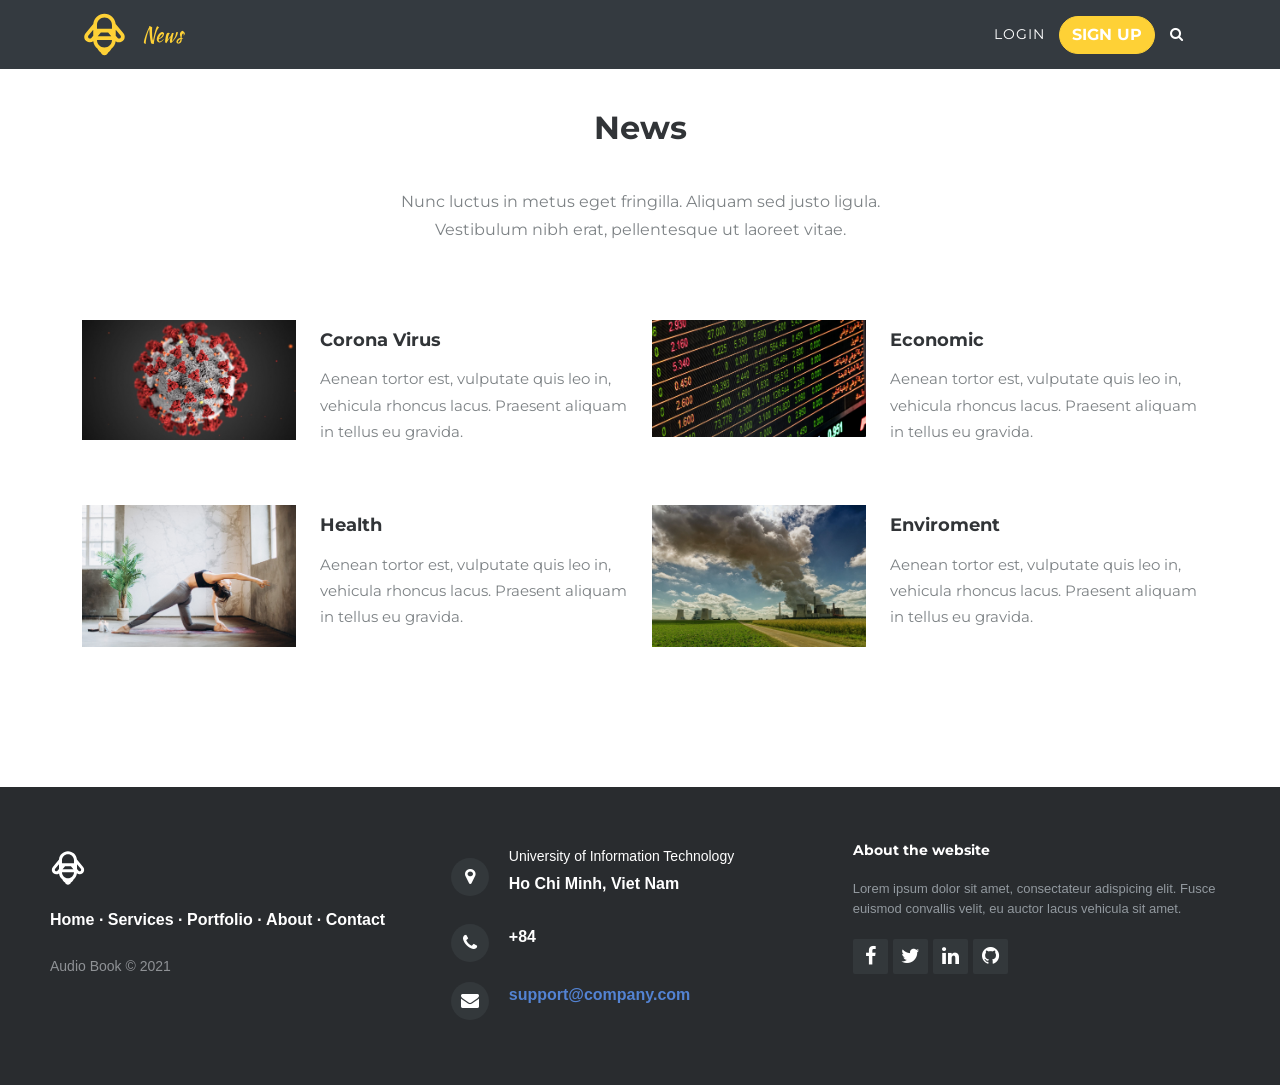
<file: frontend/News.html>
<!DOCTYPE html>
<html lang="en">

<head>
    <meta charset="utf-8">
    <meta name="viewport" content="width=device-width, initial-scale=1.0, shrink-to-fit=no">
    <title>AudioBook</title>
    <link rel="stylesheet" href="assets/bootstrap/css/bootstrap.min.css">
    <link rel="stylesheet" href="https://fonts.googleapis.com/css?family=Cookie">
    <link rel="stylesheet" href="https://fonts.googleapis.com/css?family=Kaushan+Script&amp;display=swap">
    <link rel="stylesheet" href="https://fonts.googleapis.com/css?family=Montserrat&amp;display=swap">
    <link rel="stylesheet" href="https://fonts.googleapis.com/css?family=Raleway&amp;display=swap">
    <link rel="stylesheet" href="assets/fonts/fontawesome-all.min.css">
    <link rel="stylesheet" href="assets/fonts/font-awesome.min.css">
    <link rel="stylesheet" href="assets/fonts/material-icons.min.css">
    <link rel="stylesheet" href="assets/fonts/fontawesome5-overrides.min.css">
    <link rel="stylesheet" href="assets/css/-Login-form-Page-BS4-.css">
    <link rel="stylesheet" href="assets/css/Account-setting-or-edit-profile.css">
    <link rel="stylesheet" href="assets/css/book.css">
    <link rel="stylesheet" href="assets/css/Brands.css">
    <link rel="stylesheet" href="assets/css/Footer-Clean.css">
    <link rel="stylesheet" href="https://cdnjs.cloudflare.com/ajax/libs/animate.css/3.5.2/animate.min.css">
    <link rel="stylesheet" href="assets/css/index.css">
    <link rel="stylesheet" href="assets/css/Login-Form-Dark.css">
    <link rel="stylesheet" href="assets/css/Music.css">
    <link rel="stylesheet" href="assets/css/player.css">
    <link rel="stylesheet" href="assets/css/podcast.css">
    <link rel="stylesheet" href="assets/css/Pretty-Footer.css">
    <link rel="stylesheet" href="assets/css/Projects-Horizontal.css">
    <link rel="stylesheet" href="assets/css/Ranking.css">
    <link rel="stylesheet" href="assets/css/Registration-Form-with-Photo.css">
    <link rel="stylesheet" href="assets/css/Search.css">
</head>

<body>
    <nav class="navbar navbar-dark navbar-expand-lg sticky-top bg-dark" id="mainNav" style="opacity: 1;">
        <div class="container"><a class="logo" href="index.html"><svg xmlns="http://www.w3.org/2000/svg" width="1em" height="1em" viewBox="0 0 24 24" fill="none" class="align-content-start" style="width: 45px;height: 45px;opacity: 1;">
                    <path fill-rule="evenodd" clip-rule="evenodd" d="M17.9513 15.571C17.7695 17.2187 16.9205 18.6654 15.6805 19.635C15.332 20.4692 14.7092 21.1601 13.9247 21.5951C13.7025 22.4574 12.9196 23.0944 11.9879 23.0944C11.0562 23.0944 10.2733 22.4574 10.0511 21.5951C9.26672 21.1602 8.64392 20.4693 8.29547 19.6353C7.05955 18.6691 6.21203 17.229 6.02621 15.5883C4.93527 16.4161 3.37955 16.4118 2.28618 15.4944C1.01696 14.4294 0.851409 12.5371 1.91641 11.2679L6.00966 6.38975C6.27125 3.31753 8.84785 0.905579 11.9878 0.905579C15.1166 0.905579 17.6861 3.30046 17.9631 6.35711L22.0837 11.2679C23.1487 12.5371 22.9831 14.4294 21.7139 15.4944C20.613 16.4182 19.0433 16.4161 17.9513 15.571ZM15.6254 12.9056L13.9472 10.9056H10.0529L8.37467 12.9056H15.6254ZM17.9878 12.6095L19.0195 13.839C19.3745 14.2621 20.0053 14.3173 20.4283 13.9623C20.8514 13.6073 20.9066 12.9765 20.5516 12.5535L17.9878 9.49803V12.6095ZM15.9878 8.90558V6.90558C15.9878 4.69644 14.1969 2.90558 11.9878 2.90558C9.77865 2.90558 7.98779 4.69644 7.98779 6.90558V8.90558H15.9878ZM4.98059 13.839L5.98779 12.6387V9.52726L3.4485 12.5535C3.0935 12.9765 3.14869 13.6073 3.57176 13.9623C3.99483 14.3173 4.62559 14.2621 4.98059 13.839ZM11.9878 18.9056C9.77865 18.9056 7.98779 17.1147 7.98779 14.9056H15.9878C15.9878 17.1147 14.1969 18.9056 11.9878 18.9056Z" fill="currentColor"></path>
                </svg></a><a class="navbar-brand" href="#" style="padding-left: 15px;">News</a><button data-bs-toggle="collapse" data-bs-target="#navbarResponsive" class="navbar-toggler navbar-toggler-right" type="button" aria-controls="navbarResponsive" aria-expanded="false" aria-label="Toggle navigation"><i class="fa fa-bars"></i></button>
            <div class="collapse navbar-collapse" id="navbarResponsive">
                <ul class="navbar-nav me-auto text-uppercase"></ul>
                <ul class="navbar-nav ms-auto text-uppercase">
                    <li class="nav-item"><a class="nav-link" href="Login.html">login</a></li>
                    <li class="nav-item d-inline-block d-lg-flex justify-content-lg-center align-items-lg-center"><a class="btn btn-primary d-table" role="button" style="border-radius: 20px;" href="Signup.html">SIGN UP</a></li>
                    <li class="nav-item"><a class="nav-link" href="Search.html"><i class="fa fa-search"></i></a></li>
                </ul>
            </div>
        </div>
    </nav>
    <section class="projects-horizontal">
        <div class="container">
            <div class="intro">
                <h2 class="text-center">News</h2>
                <p class="text-center">Nunc luctus in metus eget fringilla. Aliquam sed justo ligula. Vestibulum nibh erat, pellentesque ut laoreet vitae. </p>
            </div>
            <div class="row projects">
                <div class="col-sm-6 item">
                    <div class="row">
                        <div class="col-md-12 col-lg-5"><a href="#"><img class="img-fluid" src="assets/img/News/pexels-cdc-3993212.jpg"></a></div>
                        <div class="col">
                            <h3 class="name">Corona Virus</h3>
                            <p class="description">Aenean tortor est, vulputate quis leo in, vehicula rhoncus lacus. Praesent aliquam in tellus eu gravida.</p>
                        </div>
                    </div>
                </div>
                <div class="col-sm-6 item">
                    <div class="row">
                        <div class="col-md-12 col-lg-5"><a href="#"><img class="img-fluid" src="assets/img/News/pexels-pixabay-534216.jpg"></a></div>
                        <div class="col">
                            <h3 class="name">Economic</h3>
                            <p class="description">Aenean tortor est, vulputate quis leo in, vehicula rhoncus lacus. Praesent aliquam in tellus eu gravida.</p>
                        </div>
                    </div>
                </div>
                <div class="col-sm-6 item">
                    <div class="row">
                        <div class="col-md-12 col-lg-5"><a href="#"><img class="img-fluid" src="assets/img/News/pexels-elina-fairytale-3823039.jpg"></a></div>
                        <div class="col">
                            <h3 class="name">Health</h3>
                            <p class="description">Aenean tortor est, vulputate quis leo in, vehicula rhoncus lacus. Praesent aliquam in tellus eu gravida.</p>
                        </div>
                    </div>
                </div>
                <div class="col-sm-6 item">
                    <div class="row">
                        <div class="col-md-12 col-lg-5"><a href="#"><img class="img-fluid" src="assets/img/News/pexels-johannes-plenio-2566845.jpg"></a></div>
                        <div class="col">
                            <h3 class="name">Enviroment</h3>
                            <p class="description">Aenean tortor est, vulputate quis leo in, vehicula rhoncus lacus. Praesent aliquam in tellus eu gravida.</p>
                        </div>
                    </div>
                </div>
            </div>
        </div>
    </section>
    <footer>
        <div class="row">
            <div class="col-sm-6 col-md-4 footer-navigation">
                <h3><a href="index.html"><svg xmlns="http://www.w3.org/2000/svg" width="1em" height="1em" viewBox="0 0 24 24" fill="none">
                            <path fill-rule="evenodd" clip-rule="evenodd" d="M17.9513 15.571C17.7695 17.2187 16.9205 18.6654 15.6805 19.635C15.332 20.4692 14.7092 21.1601 13.9247 21.5951C13.7025 22.4574 12.9196 23.0944 11.9879 23.0944C11.0562 23.0944 10.2733 22.4574 10.0511 21.5951C9.26672 21.1602 8.64392 20.4693 8.29547 19.6353C7.05955 18.6691 6.21203 17.229 6.02621 15.5883C4.93527 16.4161 3.37955 16.4118 2.28618 15.4944C1.01696 14.4294 0.851409 12.5371 1.91641 11.2679L6.00966 6.38975C6.27125 3.31753 8.84785 0.905579 11.9878 0.905579C15.1166 0.905579 17.6861 3.30046 17.9631 6.35711L22.0837 11.2679C23.1487 12.5371 22.9831 14.4294 21.7139 15.4944C20.613 16.4182 19.0433 16.4161 17.9513 15.571ZM15.6254 12.9056L13.9472 10.9056H10.0529L8.37467 12.9056H15.6254ZM17.9878 12.6095L19.0195 13.839C19.3745 14.2621 20.0053 14.3173 20.4283 13.9623C20.8514 13.6073 20.9066 12.9765 20.5516 12.5535L17.9878 9.49803V12.6095ZM15.9878 8.90558V6.90558C15.9878 4.69644 14.1969 2.90558 11.9878 2.90558C9.77865 2.90558 7.98779 4.69644 7.98779 6.90558V8.90558H15.9878ZM4.98059 13.839L5.98779 12.6387V9.52726L3.4485 12.5535C3.0935 12.9765 3.14869 13.6073 3.57176 13.9623C3.99483 14.3173 4.62559 14.2621 4.98059 13.839ZM11.9878 18.9056C9.77865 18.9056 7.98779 17.1147 7.98779 14.9056H15.9878C15.9878 17.1147 14.1969 18.9056 11.9878 18.9056Z" fill="currentColor"></path>
                        </svg></a></h3>
                <p class="links"><a href="#page-top">Home</a><strong> · </strong><a href="#services">Services</a><strong> · </strong><a href="#portfolio">Portfolio</a><strong> · </strong><a href="#team">About</a><strong>&nbsp;· </strong><a href="#contact">Contact</a></p>
                <p class="company-name">Audio Book © 2021</p>
            </div>
            <div class="col-sm-6 col-md-4 footer-contacts">
                <div><span class="fa fa-map-marker footer-contacts-icon"> </span>
                    <p><span class="new-line-span">University of Information Technology</span>Ho Chi Minh, Viet Nam</p>
                </div>
                <div><i class="fa fa-phone footer-contacts-icon"></i>
                    <p class="footer-center-info email text-start"> +84</p>
                </div>
                <div><i class="fa fa-envelope footer-contacts-icon"></i>
                    <p> <a href="#" target="_blank">support@company.com</a></p>
                </div>
            </div>
            <div class="col-md-4 footer-about">
                <h4>About the website</h4>
                <p> Lorem ipsum dolor sit amet, consectateur adispicing elit. Fusce euismod convallis velit, eu auctor lacus vehicula sit amet. </p>
                <div class="social-links social-icons"><a href="#"><i class="fa fa-facebook"></i></a><a href="#"><i class="fa fa-twitter"></i></a><a href="#"><i class="fa fa-linkedin"></i></a><a href="#"><i class="fa fa-github"></i></a></div>
            </div>
        </div>
    </footer>
    <script src="assets/bootstrap/js/bootstrap.min.js"></script>
    <script src="assets/js/bs-init.js"></script>
    <script src="assets/js/agency.js"></script>
    <script src="assets/js/book-lists.js"></script>
    <script src="assets/js/rating.js"></script>
    <script src="assets/js/script.js"></script>
    <script src="assets/js/Search.js"></script>
</body>

</html>
</file>
<file: frontend/assets/css/-Login-form-Page-BS4-.css>
.mh-100vh {
  min-height: 100vh;
}

#login-block {
  -webkit-box-shadow: 0px 0px 45px 0px rgba(0,0,0,0.4);
  -moz-box-shadow: 0px 0px 45px 0px rgba(0,0,0,0.4);
  box-shadow: 0px 0px 45px 0px #00000066;
  z-index: 2;
}

@media (max-width: 991.98px) {
  #login-block {
    opacity: .95;
  }
}

@media (max-width: 991.98px) {
  #bg-block {
    position: fixed;
    top: 0;
    left: 0;
    bottom: 0;
    right: 0;
  }
}

@media (min-width: 992px) {
  .w-lg-75 {
    width: 75%;
  }
}

@media (min-width: 992px) {
  .rounded-lg-0 {
    border-radius: 0 !important;
  }
}

@media (min-width: 1200px) {
  .w-xl-50 {
    width: 50%;
  }
}

@media (min-width: 1400px) {
  .section-heading.book {
    padding-bottom: 0px;
  }
}

.section-heading.book {
  padding-bottom: 40px;
}

.text-primary .book {
  color: rgba(47,23,15,0.88);
}

.w-lg-75.w-xl-50 {
  filter: blur(0px);
  box-shadow: 0px 0px 4px rgb(0,0,0);
  padding: 20px;
  background: rgba(227,215,203,0.6);
}

.exp {
  max-width: 100%;
  height: auto;
}

.demo {
  margin: 0px 10px;
  box-shadow: 0px 0px 9px rgba(33,37,41,0.66);
}

.beefooter:hover svg {
  color: #fed136;
}

#book .p {
  color: #cfd1d8;
}

.forgotpass {
  color: #c29f27;
}

.fa.fa-book.bookshort {
  margin-left: 10px;
}

.bookname {
  text-transform: capitalize;
}

.footer {
  color: #fff!important;
}
</file>
<file: frontend/assets/css/Account-setting-or-edit-profile.css>
.account-settings .user-profile {
  margin: 0 0 1rem 0;
  padding-bottom: 1rem;
  text-align: center;
}

.account-settings .user-profile .user-avatar {
  margin: 0 0 1rem 0;
}

.account-settings .user-profile .user-avatar img {
  width: 150px;
  height: 150px;
  -webkit-border-radius: 100px;
  -moz-border-radius: 100px;
  border-radius: 100px;
}

@media (min-width: 992px) {
  .account-settings .user-profile .user-avatar img {
    width: 250px;
    height: 250px;
    -webkit-border-radius: 100px;
    -moz-border-radius: 100px;
    border-radius: 150px;
  }
}

.account-settings .user-profile h5.user-name {
  margin: 0 0 0.5rem 0;
}

.form-control {
  border: 1px solid #cfd1d8;
  -webkit-border-radius: 2px;
  -moz-border-radius: 2px;
  border-radius: 2px;
  font-size: .825rem;
  color: #2e323c;
}

.card {
  -webkit-border-radius: 5px;
  -moz-border-radius: 5px;
  border-radius: 5px;
  border: 0;
  margin-bottom: 1rem;
}

.profile {
  align-items: center;
  justify-content: center;
  min-height: 100vh;
  background: #e3c0a4;
}

.ctF-profile {
  box-shadow: 0px 0px 11px rgb(49,55,61);
  backdrop-filter: blur(40px);
  background: #2f170f83;
  padding: 20px;
  margin: 0px 0px 30px 0px;
}

.card {
  margin-top: 10px;
  box-shadow: 0px 0px 11px rgb(49,55,61);
  backdrop-filter: blur(40px);
  background: rgba(207,209,216,0.63);
}

h6.prf {
  color: rgba(47,23,15,0.88);
}
</file>
<file: frontend/assets/css/book.css>
.text-primary-book {
  color: #aa8c25 !important;
}

.fa-inverse-book {
  color: #000000;
}

#kindofbook {
  padding: 100px 0px;
  background: url("../../assets/img/Background/pexels-michelle-leman-6774546.jpg") center / cover no-repeat;
}

.section-heading.book {
  padding-bottom: 0px;
  margin-bottom: 4px;
}

.booklink {
  text-decoration: none;
}

.booklink {
  color: rgba(0,0,0,0.88);
}

i.fa.fa-circle.fa-stack-2x.text-primary-book a:active, i.fa.fa-circle.fa-stack-2x.text-primary-book a:focus, i.fa.fa-circle.fa-stack-2x.text-primary-book a:hover {
  color: rgba(47,23,15,0.88) !important;
}

.section-heading-book-2 {
  padding-bottom: 28px;
}

@media (min-width: 1200px) {
  .section-heading-book-2 {
    padding-bottom: 0px;
  }
}

.col-book {
  background-color: rgba(251,231,222,0.25);
  border-radius: 40px;
  margin: 15px;
  box-shadow: 0px 0px 13px;
}

.section-headingbook {
  font-size: 50px;
  color: #fec504;
}

.mainbook {
  padding: 100px 0px 0px 0px;
  backdrop-filter: blur(10px);
  text-align: center;
}

.fa.fa-circle.fa-stack-2x.text-primary-book {
  filter: blur(70px);
}

.col-book:hover .fa.fa-circle.fa-stack-2x.text-primary-book {
  filter: blur(20px);
}

.col-book:hover .fa-stack-1x.fa-inverse-book {
  color: #cfd1d8;
}

.booknameauthor {
  margin-top: 10px;
}

.icon:hover {
  color: #2f170c;
  cursor: pointer;
}

.detailkindtop {
  opacity: 1;
  backdrop-filter: blur(10px);
  background: #2f170f83;
  border-radius: 40px;
  padding: 20px 0px;
}

.detailkind {
  opacity: 1;
  border-radius: 40px;
  padding: 20px 0px;
  background: #ecd9cb;
}

.iconbook {
  color: #cfd1d8;
}

.icon {
  color: #2f170c7b;
}

.bookdetail {
  margin: 15px;
}

.booklist {
  display: flex;
  flex-flow: row wrap;
  justify-content: space-evenly;
}

#book p {
  color: rgba(47,23,15,0.88);
}

.company-name {
  color: #8f9296!important;
}
</file>
<file: frontend/assets/css/Brands.css>
.brands {
  color: #313437;
  background-color: #fff;
}

.brands a {
  display: block;
  text-align: center;
  padding: 40px 0;
}

@media (max-width:767px) {
  .brands a {
    padding: 30px 0;
  }
}

.brands a img {
  display: inline-block;
  margin: 10px 20px;
  vertical-align: middle;
}
</file>
<file: frontend/assets/css/Footer-Clean.css>
.footer-clean {
  padding: 50px 0;
  background-color: #fff;
  color: #4b4c4d;
}

.footer-clean h3 {
  margin-top: 0;
  margin-bottom: 12px;
  font-weight: bold;
  font-size: 16px;
}

.footer-clean ul {
  padding: 0;
  list-style: none;
  line-height: 1.6;
  font-size: 14px;
  margin-bottom: 0;
}

.footer-clean ul a {
  color: inherit;
  text-decoration: none;
  opacity: 0.8;
}

.footer-clean ul a:hover {
  opacity: 1;
}

.footer-clean .item.social {
  text-align: right;
}

@media (max-width:767px) {
  .footer-clean .item {
    text-align: center;
    padding-bottom: 20px;
  }
}

@media (max-width: 768px) {
  .footer-clean .item.social {
    text-align: center;
  }
}

.footer-clean .item.social > a {
  font-size: 24px;
  width: 40px;
  height: 40px;
  line-height: 40px;
  display: inline-block;
  text-align: center;
  border-radius: 50%;
  border: 1px solid #ccc;
  margin-left: 10px;
  margin-top: 22px;
  color: inherit;
  opacity: 0.75;
}

.footer-clean .item.social > a:hover {
  opacity: 0.9;
}

@media (max-width:991px) {
  .footer-clean .item.social > a {
    margin-top: 40px;
  }
}

@media (max-width:767px) {
  .footer-clean .item.social > a {
    margin-top: 10px;
  }
}

.footer-clean .copyright {
  margin-top: 14px;
  margin-bottom: 0;
  font-size: 13px;
  opacity: 0.6;
}
</file>
<file: frontend/assets/css/index.css>
body {
  overflow-x: hidden;
  font-family: "Montserrat","Helvetica Neue",Helvetica,Arial,sans-serif;
}

#mainNav {
  background-color: #212529;
}

.bg-dark {
  background-color: #343a40 !important;
}

#mainNav .navbar-brand.active, #mainNav .navbar-brand:active, #mainNav .navbar-brand:focus, #mainNav .navbar-brand:hover {
  color: #e5bc31;
}

#mainNav .navbar-brand {
  color: #fed136;
  font-family: "Kaushan Script","Helvetica Neue",Helvetica,Arial,cursive;
}

#mainNav .navbar-toggler {
  font-size: 12px;
  right: 0;
  padding: 13px;
  text-transform: uppercase;
  color: #fff;
  border: 0;
  background-color: #fed136;
  font-family: "Montserrat","Helvetica Neue",Helvetica,Arial,sans-serif;
}

#mainNav .navbar-nav .nav-item .nav-link.active, #mainNav .navbar-nav .nav-item .nav-link:hover {
  color: #fed136;
}

@media (min-width: 992px) {
  #mainNav .navbar-nav .nav-item .nav-link {
    padding: 1.1em 1em !important;
  }
}

#mainNav .navbar-nav .nav-item .nav-link {
  font-size: 90%;
  font-weight: 400;
  padding: .75em 0;
  letter-spacing: 1px;
  color: #fff;
  font-family: "Montserrat","Helvetica Neue",Helvetica,Arial,sans-serif;
}

.intro-heading text-uppercase span {
  padding: 20px;
}

#page-top {
  background: rgba(227,192,164,0.54);
}

.page-section {
  margin-top: 5rem;
  margin-bottom: 5rem;
}

.intro {
  position: relative;
}

.bg-faded {
  background-color: rgba(47,23,15,0.88);
}

.section-heading .section-heading-upper {
  display: block;
  font-size: 1rem;
  font-weight: 800;
}

.section-heading .section-heading-lower {
  display: block;
  font-size: 3rem;
  font-weight: 100;
}

p {
  line-height: 1.75;
}

@media (min-width: 992px) {
  .intro .intro-text .intro-button {
    width: 100%;
    left: 0;
    position: absolute;
    bottom: -2rem;
  }
}

@media (min-width: 992px) {
  .intro .intro-img {
    width: 75%;
    float: right;
  }
}

@media (min-width: 992px) {
  .intro .intro-text {
    left: 0;
    width: 60%;
    margin-top: 3rem;
    position: absolute;
  }
}

a {
  color: #fed136;
}

.site-heading {
  margin-top: 5rem;
  margin-bottom: 5rem;
  text-transform: uppercase;
  line-height: 1;
  font-family: "Raleway";
}

.site-heading .site-heading-upper {
  display: block;
  font-size: 4rem;
  font-weight: 800;
}

.site-heading .site-heading-lower {
  font-size: 3rem;
  font-weight: 100;
  line-height: 4rem;
}

.team-member {
  margin-bottom: 50px;
  text-align: center;
}

*, *::before, *::after {
  box-sizing: border-box;
}

.team-member img {
  width: 225px;
  height: 225px;
  border: 7px solid #fff;
}

.team-member h4, .team-member .h4 {
  margin-top: 25px;
  margin-bottom: 0;
  text-transform: none;
}

ul.social-buttons {
  margin-bottom: 0;
}

ul.social-buttons li a:active, ul.social-buttons li a:focus, ul.social-buttons li a:hover {
  background-color: #fed136;
}

ul.social-buttons li a {
  font-size: 20px;
  line-height: 40px;
  display: block;
  width: 40px;
  height: 40px;
  transition: all .3s;
  color: #fff;
  border-radius: 100%;
  outline: none;
  background-color: #212529;
}

a:hover {
  color: #fec503;
}

section#contact .section-heading {
  color: #fff;
}

h1, .h1, h2, .h2, h3, .h3, h4, .h4, h5, .h5, h6, .h6 {
  font-weight: 700;
  font-family: "Montserrat","Helvetica Neue",Helvetica,Arial,sans-serif;
}

section h3.section-subheading, section .section-subheading.h3 {
  font-size: 16px;
  font-weight: 400;
  margin-bottom: 75px;
  text-transform: none;
  font-family: "Montserrat","Helvetica Neue",Helvetica,Arial,sans-serif;
}

#contact .col-md-6 {
  padding: 0 15px;
}

section#contact .form-group {
  margin-bottom: 25px;
}

section#contact .form-group input.form-control {
  height: auto;
}

section#contact .form-control:focus {
  border-color: #fed136;
  box-shadow: none;
}

section#contact .form-group input, section#contact .form-group textarea {
  padding: 20px;
}

.form-control:focus {
  border-color: #ffe89b;
  box-shadow: 0 0 0 .25rem rgba(254,209,54,.25);
}

.form-text {
  color: #868e96;
}

#contact .col-md-6 {
  padding: 0 15px;
}

section#contact .form-group textarea.form-control {
  height: 231px;
}

.btn-check:checked + .btn-primary:focus, .btn-check:active + .btn-primary:focus, .btn-primary:active:focus, .btn-primary.active:focus, .show > .btn-primary.dropdown-toggle:focus {
  box-shadow: 0 0 0 .25rem rgba(216,178,46,.5);
}

.btn-primary {
  background-color: #fed136;
  border-color: #fed136;
}

.btn {
  font-family: "Montserrat","Helvetica Neue",Helvetica,Arial,sans-serif;
  font-weight: 700;
  -ms-user-select: none;
}

.btn-xl {
  font-size: 18px;
  padding: 20px 40px;
}

.btn-check:focus + .btn, .btn:focus {
  outline: 0;
  box-shadow: 0 0 0 .25rem rgba(254,209,54,.25);
}

.btn-primary:hover {
  color: #000;
  background-color: #fed854;
  border-color: #fed64a;
}

.btn-check:focus + .btn-primary, .btn-primary:focus {
  color: #000;
  background-color: #fed854;
  border-color: #fed64a;
  box-shadow: 0 0 0 .25rem rgba(216,178,46,.5);
}

.btn-primary:active, .btn-primary:focus {
  box-shadow: 0 0 0 .2rem rgba(254,209,55,.5) !important;
}

.btn-primary:active, .btn-primary:focus, .btn-primary:hover {
  background-color: #fec810 !important;
  border-color: #fec810 !important;
  color: #fff;
}

.btn-check:checked + .btn-primary, .btn-check:active + .btn-primary, .btn-primary:active, .btn-primary.active, .show > .btn-primary.dropdown-toggle {
  color: #000;
  background-color: #feda5e;
  border-color: #fed64a;
}

svg.hover {
  opacity: 1;
}

.Tuan {
  padding-bottom: 25px;
}

@media (min-width: 992px) {
  .Tuan {
    padding-bottom: 0px;
  }
}

navbar-brand {
  display: none;
}

.logo:hover {
  opacity: 1;
}

section h2.section-heading, section .section-heading.h2 {
  font-size: 40px;
  margin-top: 0;
  margin-bottom: 15px;
}

@media (min-width: 768px) {
  #portfolio .portfolio-item {
    margin: 0 0 30px;
  }
}

#portfolio .portfolio-item {
  right: 0;
  margin: 0 0 15px;
}

#portfolio .portfolio-item .portfolio-link {
  position: relative;
  display: block;
  max-width: 400px;
  margin: 0 auto;
  cursor: pointer;
}

#portfolio .portfolio-item .portfolio-link .portfolio-hover:hover {
  opacity: 1;
}

#portfolio .portfolio-item .portfolio-link .portfolio-hover {
  position: absolute;
  width: 100%;
  height: 100%;
  transition: all ease .5s;
  opacity: 0;
  background: rgba(254,209,54,0.9);
}

#portfolio .portfolio-item .portfolio-caption {
  max-width: 400px;
  margin: 0 auto;
  padding: 25px;
  text-align: center;
  background-color: #fff;
}

#portfolio .portfolio-item .portfolio-caption h4, #portfolio .portfolio-item .portfolio-caption .h4 {
  margin: 0;
  text-transform: none;
}

#portfolio .portfolio-item .portfolio-caption p {
  font-size: 16px;
  margin: 0;
  font-family: "Montserrat","Helvetica Neue",Helvetica,Arial,sans-serif;
}

#book * {
  z-index: 2;
}

.text-muted {
  color: #868e96 !important;
}

#portfolio .portfolio-item .portfolio-link .portfolio-hover .portfolio-hover-content i {
  margin-top: -12px;
}

#portfolio .portfolio-item .portfolio-link .portfolio-hover .portfolio-hover-content {
  font-size: 20px;
  position: absolute;
  top: 50%;
  width: 100%;
  height: 20px;
  margin-top: -12px;
  text-align: center;
  color: #fff;
}

.text-primary {
  color: #fed136 !important;
}

#services {
  box-shadow: 0px 0px 8px rgb(33, 37, 41);
  padding: 100px 0px;
  background: #ecd4ca;
}

#team {
  box-shadow: 0px 0px 8px #212529;
  padding: 100px 0px;
  background: #ecd4ca;
}

.colservices:not:first-child {
  margin-left: 5px;
}

#contact {
  padding: 100px 0px;
  background: url("../../assets/img/pexels-carmela-dinardo-1669648.jpg") center / cover no-repeat;
}

#portfolio {
  padding: 100px 0px;
}
</file>
<file: frontend/assets/css/Login-Form-Dark.css>
.login-dark {
  height: 1000px;
  background: #ffffff url("golden-g1052c9cc7_1280.jpg");
  background-size: cover;
  position: relative;
}

.login-dark form {
  width: 90%;
  background-color: rgba(111,90,99,0.73);
  padding: 40px;
  border-radius: 4px;
  transform: translate(-50%, -50%);
  position: absolute;
  top: 50%;
  left: 50%;
  color: #fff;
  box-shadow: 3px 3px 4px rgba(0,0,0,0.2);
}

.login-dark .illustration {
  text-align: center;
  padding: 15px 0 20px;
  font-size: 100px;
  color: #2980ef;
}

.login-dark form .form-control {
  background: none;
  border: none;
  border-bottom: 1px solid #434a52;
  border-radius: 0;
  box-shadow: none;
  outline: none;
  color: inherit;
}

.login-dark form .btn-primary {
  background: #214a80;
  border: none;
  border-radius: 4px;
  padding: 11px;
  box-shadow: none;
  margin-top: 26px;
  text-shadow: none;
  outline: none;
}

.login-dark form .btn-primary:hover, .login-dark form .btn-primary:active {
  background: #214a80;
  outline: none;
}

.login-dark form .forgot {
  display: block;
  text-align: center;
  font-size: 12px;
  color: #6f7a85;
  opacity: 0.9;
  text-decoration: none;
}

.login-dark form .forgot:hover, .login-dark form .forgot:active {
  opacity: 1;
  text-decoration: none;
}

.login-dark form .btn-primary:active {
  transform: translateY(1px);
}
</file>
<file: frontend/assets/css/Music.css>
.detailkindtopms {
  opacity: 1;
  backdrop-filter: blur(10px);
  background: rgba(166,182,152,0.89);
  border-radius: 40px;
  padding: 20px 0px;
}

.col-music:hover {
  box-shadow: 0px 0px 13px #e4eaea;
}

.col-music {
  background-color: rgba(251,231,222,0.25);
  border-radius: 40px;
  margin: 15px;
  box-shadow: 0px 0px 13px;
}

.musiclink:hover {
  color: #a89118;
}

.musiclink {
  color: #000000;
  text-decoration: none;
}

.mainmusic {
  padding: 100px 0px 0px 0px;
  backdrop-filter: blur(10px);
  text-align: center;
}

.detailkindms {
  opacity: 1;
  border-radius: 40px;
  padding: 20px 0px;
  background: rgba(169,185,157,0.72);
}

#kindofmusic {
  padding: 100px 0px;
  background: url("../../assets/img/pexels-screen-post-4526424.jpg") center / cover no-repeat;
}

.iconmusic {
  color: #7d7f25;
}
</file>
<file: frontend/assets/css/player.css>
.player {
  background: linear-gradient(180deg, #fdbe83 0%, #c8a3b5 50%, #2f4e68 100%);
  justify-content: center;
}

.wrapper {
  width: 300px;
  background-color: rgba(255,255,255,0.23);
  box-shadow: 0px 6px 15px #393f4b;
  border-radius: 15px;
  padding: 25px 30px;
  position: relative;
  overflow: hidden;
  backdrop-filter: blur(40px);
}

@media (min-width: 768px) {
  .wrapper {
    width: 830px;
    background-color: rgba(255,255,255,0.23);
    box-shadow: 0px 6px 15px #393f4b;
    border-radius: 15px;
    padding: 25px 30px;
    position: relative;
    overflow: hidden;
    backdrop-filter: blur(40px);
  }
}

.wrapper i {
  cursor: pointer;
}

.top-bar, .progress-area .timer, .controls, .book-list .header, .book-list li {
  display: flex;
  align-items: center;
  justify-content: space-between;
}

.top-bar i {
  font-size: 30px;
  color: #515c6f;
}

.top-bar span {
  font-size: 18px;
  color: #161c26;
}

.img-area {
  height: 256px;
  width: 100%;
  border-radius: 15px;
  box-shadow: 0px 6px 15px #262c34;
  overflow: hidden;
  margin-top: 25px;
}

.img-area img {
  height: 100%;
  width: 100%;
  object-fit: cover;
}

.book-details {
  text-align: center;
  margin: 30px 0;
  color: #515c6f;
}

.book-details .name {
  font-size: 21px;
  margin-bottom: 0px;
  color: rgb(0,0,0);
}

.book-details .author {
  opacity: 0.90;
  font-size: 18px;
  margin-bottom: 0px;
  color: rgb(16,18,20);
}

.progress-area {
  height: 6px;
  width: 100%;
  background: #f0f0f0;
  border-radius: 50px;
  cursor: pointer;
}

.progress-area .progress-bar {
  height: 100%;
  width: 50%;
  border-radius: inherit;
  background: linear-gradient(90deg, #b28474 0%, #0b1320 100%);
  position: relative;
}

.progress-bar::before {
  content: "";
  position: absolute;
  height: 12px;
  width: 12px;
  background: #000;
  border-radius: inherit;
  top: 50%;
  transform: translateY(-50%);
  right: -5px;
  background: inherit;
  opacity: 0;
  transition: opacity 0.2s ease;
}

.progress-area:hover .progress-bar::before {
  opacity: 1;
}

.progress-area .timer {
  margin-top: 2px;
}

.timer span {
  font-size: 13px;
  color: #515c6f;
}

.controls {
  margin: 40px 0 5px;
}

.controls i {
  font-size: 28px;
  user-select: none;
  background: linear-gradient(90deg, #b28474 0%, #0b1320 100%);
  background-clip: text;
  -webkit-background-clip: text;
  -webkit-text-fill-color: transparent;
}

.controls i:nth-child(even) {
  font-size: 43px;
}

.controls #prev {
  margin-right: -13px;
}

.controls #next {
  margin-left: -13px;
}

.controls .play-pause {
  height: 54px;
  width: 54px;
  background: linear-gradient(#e6d9d7 0%, #cecaca 100%);
  box-shadow: 0 0 5px #304655;
  border-radius: 50%;
  display: flex;
  justify-content: center;
  align-items: center;
}

.play-pause::before {
  height: 43px;
  width: 43px;
  content: "";
  position: absolute;
  border-radius: inherit;
  background: linear-gradient(90deg, #b28474 0%, #0b1320 100%);
}

.play-pause i {
  height: 43px;
  width: 43px;
  line-height: 43px;
  text-align: center;
  border-radius: inherit;
  background-clip: text;
  background: inherit;
  position: relative;
  -webkit-background-clip: text;
  -webkit-text-fill-color: transparent;
}

.book-list {
  position: absolute;
  left: 0;
  bottom: -55%;
  width: 100%;
  background: #fff;
  opacity: 0;
  pointer-events: none;
  padding: 15px 30px;
  border-radius: 15px;
  box-shadow: 0 -5px 10px rgba(0,0,0,0.1);
  transition: all 0.14s ease-out;
}

.book-list .show {
  bottom: 0;
  opacity: 1;
  pointer-events: auto;
}

.book-list .header .row {
  display: flex;
  align-items: center;
  font-size: 19px;
  color: #515c6f;
}

.header .row i {
  cursor: default;
}

.header .row span {
  margin-left: 5px;
}

.header #close {
  font-size: 22px;
  color: #515c6f;
}

.book-list ul {
  margin: 10px 0;
  max-height: 260px;
  overflow-y: auto;
}

.book-list li {
  cursor: pointer;
  list-style: none;
  padding-bottom: 10px;
  margin-bottom: 5px;
  color: #515c6f;
  border-bottom: 1px solid #e5e5e5;
}

.book-list ul li:last-child {
  border-bottom: 0px;
}

.book-list ul li .row span {
  font-size: 17px;
}

ul li .row span {
  opacity: 0.9;
}

ul li .audio-duration {
  font-size: 16px;
}

.book-list ul::-webkit-scrollbar {
  width: 0px;
}

h6 .prf .mb-2 .text-primary {
  color: rgba(47,23,15,0.88);
}

.fplayer {
  align-items: center;
  justify-content: center;
  min-height: 100vh;
  display: flex;
}

.rating {
  position: relative;
  width: 400px;
  background: #ffffff3b;
  padding: 20px 30px;
  display: flex;
  align-items: center;
  justify-content: center;
  flex-direction: column;
  backdrop-filter: blur(40px);
  margin-bottom: 20px;
  border-radius: 15px;
  box-shadow: 0px 6px 15px #393f4b;
}

.rating .star-widget input {
  display: none;
}

.star-widget label {
  font-size: 40px;
  color: #444;
  padding: 10px;
  float: right;
  transition: all 0.2s ease;
}

input:not(:checked) ~ label:hover, input:not(:checked) ~ label:hover ~ label {
  color: #fed136;
}

input:checked ~ label {
  color: #fed136;
}

input#rate-5:checked ~ label {
  color: #fe7;
  text-shadow: 0 0 20px #952;
}

form header {
  width: 100%;
  font-size: 25px;
  color: #fe7;
  font-weight: 500;
  margin: 5px 0 20px 0;
  text-align: center;
  transition: all 0.2s ease;
}

#rate-1:checked ~ form header:before {
  content: "just hate it";
}

#rate-2:checked ~ form header:before {
  content: "don't like it";
}

#rate-3:checked ~ form header:before {
  content: "awesome";
}

#rate-4:checked ~ form header:before {
  content: "like it";
}

#rate-5:checked ~ form header:before {
  content: "really love it";
}

form .textarea {
  height: 100px;
  width: 100%;
  overflow: hidden;
}

form .textarea textarea {
  height: 100%;
  width: 100%;
  outline: none;
  border: 1px solid #333;
  background: #222;
  color: #eee;
  padding: 10px;
  font-size: 17px;
  resize: none;
}

form .ratebtn {
  height: 45px;
  width: 100%;
  margin: 15px 0;
}

form .ratebtn button {
  height: 100%;
  width: 100%;
  border: 1px solid #444;
  outline: none;
  background: #222;
  color: #999;
  font-size: 17px;
  font-weight: 500;
  text-transform: uppercase;
  cursor: pointer;
  transition: all 0.3s ease;
}

.rating form {
  display: none;
}

input:checked ~ form {
  display: block;
}

.rating .text {
  font-size: 25px;
  color: #666;
  font-weight: 500;
}

.rating .edit {
  position: absolute;
  top: 5px;
  right: 10px;
  font-size: 16px;
  color: #666;
  font-weight: 500;
}

.rating .post {
  display: none;
}

.rating .edit:hover {
  text-decoration: underline;
}
</file>
<file: frontend/assets/css/podcast.css>
#kindofpodcast {
  padding: 100px 0px;
  background: url("../../assets/img/pexels-screen-post-4526424.jpg") center / cover no-repeat;
}

.detailkindtoppc {
  opacity: 1;
  backdrop-filter: blur(10px);
  background: rgba(131,154,160,0.8);
  border-radius: 40px;
  padding: 20px 0px;
}

.section-headingpodcast {
  font-size: 50px;
  color: #566024;
}

.col-podcast:hover {
  box-shadow: 0px 0px 13px #e1eef3;
}

.col-podcast {
  background-color: rgba(251,231,222,0.25);
  border-radius: 40px;
  margin: 15px;
  box-shadow: 0px 0px 13px;
}

.podcastlink:hover {
  color: #1f4858;
}

.podcastlink {
  color: #000000;
  text-decoration: none;
}

.text-primary-podcast {
  color: #f1f6fa !important;
  filter: blur(70px);
}

.mainpodcast {
  padding: 100px 0px 0px 0px;
  backdrop-filter: blur(10px);
  text-align: center;
}

.detailkindpc {
  opacity: 1;
  border-radius: 40px;
  padding: 20px 0px;
  background: rgb(183,198,198);
}

.iconpodcast {
  color: #8b9ea6;
}
</file>
<file: frontend/assets/css/Pretty-Footer.css>
footer {
  background-color: #292c2f;
  box-shadow: 0 1px 1px 0 rgba(0, 0, 0, 0.12);
  box-sizing: border-box;
  width: 100%;
  text-align: left;
  font: bold 16px sans-serif;
  padding: 55px 50px;
  bottom: 0;
  color: #fff;
  margin-top: 100px;
}

.footer-navigation h3 {
  margin: 0;
  font: normal 36px Cookie, cursive;
  margin-bottom: 20px;
  color: #fff;
}

.footer-navigation h3 a {
  text-decoration: none;
  color: #fff;
}

.footer-navigation h3 span {
  color: #5383d3;
}

.footer-navigation p.links a {
  color: #fff;
  text-decoration: none;
}

.footer-navigation p.company-name {
  color: #8f9296;
  font-size: 14px;
  font-weight: normal;
  margin-top: 20px;
}

@media (max-width:767px) {
  .footer-contacts {
    margin: 30px 0;
  }
}

.footer-contacts p {
  display: inline-block;
  color: #ffffff;
  vertical-align: middle;
}

.footer-contacts p a {
  color: #5383d3;
  text-decoration: none;
}

.fa.footer-contacts-icon {
  background-color: #33383b;
  color: #fff;
  font-size: 18px;
  width: 38px;
  height: 38px;
  border-radius: 50%;
  text-align: center;
  line-height: 38px;
  margin: 10px 15px 10px 0;
}

span.new-line-span {
  display: block;
  font-weight: normal;
  display: block;
  font-weight: normal;
  font-size: 14px;
  line-height: 2;
}

.footer-about h4 {
  display: block;
  color: #fff;
  font-size: 14px;
  font-weight: bold;
  margin-bottom: 20px;
}

.footer-about p {
  line-height: 20px;
  color: #92999f;
  font-size: 13px;
  font-weight: normal;
  margin: 0;
}

div.social-links {
  margin-top: 20px;
  color: #fff;
}

.social-links a {
  display: inline-block;
  width: 35px;
  height: 35px;
  cursor: pointer;
  background-color: #33383b;
  border-radius: 2px;
  font-size: 20px;
  color: #ffffff;
  text-align: center;
  line-height: 35px;
  margin-right: 5px;
  margin-bottom: 5px;
}
</file>
<file: frontend/assets/css/Projects-Horizontal.css>
.projects-horizontal {
  color: #313437;
  background-color: #fff;
}

.projects-horizontal p {
  color: #7d8285;
}

.projects-horizontal h2 {
  font-weight: bold;
  margin-bottom: 40px;
  padding-top: 40px;
  color: inherit;
}

@media (max-width:767px) {
  .projects-horizontal h2 {
    margin-bottom: 25px;
    padding-top: 25px;
    font-size: 24px;
  }
}

.projects-horizontal .intro {
  font-size: 16px;
  max-width: 500px;
  margin: 0 auto 10px;
}

.projects-horizontal .projects {
  padding-bottom: 40px;
}

.projects-horizontal .item {
  padding-top: 60px;
  min-height: 160px;
}

@media (max-width:767px) {
  .projects-horizontal .item {
    padding-top: 40px;
    min-height: 160px;
  }
}

.projects-horizontal .item .name {
  font-size: 18px;
  font-weight: bold;
  margin-top: 10px;
  margin-bottom: 15px;
  color: inherit;
}

@media (max-width:991px) {
  .projects-horizontal .item .name {
    margin-top: 22px;
  }
}

.projects-horizontal .item .description {
  font-size: 15px;
  margin-bottom: 0;
}
</file>
<file: frontend/assets/css/Ranking.css>
.bookname-ranking {
  text-transform: capitalize;
}

.star-rating {
  color: #fed136;
}

.ratingnumb {
  padding-left: 10px;
  color: #000000;
  font-size: x-large;
}

.bookranking {
  font-size: x-large;
  margin: 50px;
}

.filter {
  font-size: medium;
}

.filter {
  margin: 0 5px;
  color: #000000;
}

.menufilter {
  cursor: pointer;
}

.bookauthor-ranking {
  font-size: medium;
}
</file>
<file: frontend/assets/css/Registration-Form-with-Photo.css>
.register-photo {
  background: url("../../assets/img/pexels-karolina-grabowska-4041229.jpg");
  padding: 80px 0;
}

.register-photo .image-holder {
  display: table-cell;
  width: auto;
  background: url(meeting.jpg);
  background-size: cover;
}

.register-photo .form-container {
  display: table;
  max-width: 900px;
  width: 90%;
  margin: 0 auto;
  box-shadow: 1px 1px 5px rgba(0,0,0,0.1);
}

.register-photo form {
  display: table-cell;
  width: 400px;
  background-color: rgba(255,255,255,0.38);
  padding: 40px 60px;
  color: #505e6c;
}

@media (max-width:991px) {
  .register-photo form {
    padding: 40px;
  }
}

.register-photo form h2 {
  font-size: 24px;
  line-height: 1.5;
  margin-bottom: 30px;
}

.register-photo form .form-control {
  background: #f7f9fc;
  border: none;
  border-bottom: 1px solid #dfe7f1;
  border-radius: 0;
  box-shadow: none;
  outline: none;
  color: inherit;
  text-indent: 6px;
  height: 40px;
}

.register-photo form .form-check {
  font-size: 13px;
  line-height: 20px;
}

.register-photo form .btn-primary {
  background: #fed136;
  border: none;
  border-radius: 4px;
  padding: 11px;
  box-shadow: none;
  margin-top: 35px;
  text-shadow: none;
  outline: none !important;
}

.register-photo form .btn-primary:hover, .register-photo form .btn-primary:active {
  background: #fed136;
}

.register-photo form .btn-primary:active {
  transform: translateY(1px);
}

.register-photo form .already {
  display: block;
  text-align: center;
  font-size: 12px;
  color: #6f7a85;
  opacity: 0.9;
  text-decoration: none;
}
</file>
<file: frontend/assets/css/Search.css>
.myBtn {
  font-size: 25px;
  background: #343a40;
  color: white;
  font-weight: bold;
  border-radius: 36px;
  border: none;
  cursor: pointer;
  outline: none;
  transition: 0.3s;
  top: 50%;
  left: 50%;
  transform: translate(-50%, -50%);
  margin-left: 11px;
}

.myBtn:hover {
  color: #fed136;
}

.fullScreen {
  position: absolute;
  top: 0;
  left: 0;
  right: 0;
  bottom: 0;
  background-color: #000000d4;
  display: none;
}

.inputBox {
  position: absolute;
  top: 50%;
  left: 50%;
  transform: translate(-50%, -50%);
  background: white;
  padding: 2px;
  border-radius: 3px;
  box-shadow: inset 0 0.25rem 0.125rem 0 rgb(0 0 0 / 5%);
  display: flex;
}

.inputBox input {
  height: 45px;
  width: 270px;
  border: none;
  outline: none;
  font-size: 19px;
  color: #4a4a4a;
  padding-left: 15px;
}

.inputBox button {
  border: none;
  background-color: transparent;
  vertical-align: middle;
  cursor: pointer;
  transition: 0.5s;
}

.inputBox button:hover {
  transform: rotate(360deg);
}

.inputBox button i {
  font-size: 30px;
}

.closeBtn {
  height: 30px;
  width: 30px;
  background-color: white;
  border-radius: 16px;
  position: absolute;
  top: 62px;
  right: 42px;
  display: flex;
  justify-content: center;
  align-items: center;
  cursor: pointer;
}
</file>
<file: frontend/assets/fonts/fontawesome5-overrides.min.css>
.fab.fa-bitcoin:before{content:"\f379"}.far.fa-calendar:before,.fas.fa-calendar:before{content:"\f133"}.far.fa-clipboard:before,.fas.fa-clipboard:before{content:"\f328"}.fab.fa-facebook-f:before{content:"\f39e"}.fab.fa-google-plus:before{content:"\f2b3"}.fas.fa-hotel:before{content:"\f594"}.fab.fa-linkedin:before{content:"\f08c"}.fas.fa-reply:before{content:"\f3e5"}.fas.fa-thermometer:before{content:"\f491"}.fab.fa-vimeo:before{content:"\f40a"}.far.fa-window-close:before,.fas.fa-window-close:before{content:"\f410"}.fab.fa-youtube-square:before{content:"\f431"}
</file>
<file: assets/css/styles.min.css>
.mh-100vh{min-height:100vh}#login-block{-webkit-box-shadow:0 0 45px 0 rgba(0,0,0,.4);-moz-box-shadow:0 0 45px 0 rgba(0,0,0,.4);box-shadow:0 0 45px 0 rgba(0,0,0,.4);z-index:2}@media (max-width:991.98px){#login-block{opacity:.95}#bg-block{position:fixed;top:0;left:0;bottom:0;right:0}}@media (min-width:1400px){.section-heading.book{padding-bottom:0}}.text-primary .book{color:rgba(47,23,15,.88)}.text-primary-book{color:#aa8c25!important}.fa-inverse-book{color:#fbe7de}#kindofbook{background-image:url(/assets/img/Background/star-sky.jpg?h=99c65191b1267917172b3bd06244627f)}.section-heading.book{padding-bottom:0;margin-bottom:4px}.booklink{text-decoration:none;color:rgba(47,23,15,.88)}#mainNav .navbar-nav .nav-item .nav-link.active,#mainNav .navbar-nav .nav-item .nav-link:hover,div.col-book a:active,div.col-book a:focus,div.col-book a:hover{color:#fed136}div.colbook a:active,div.colbook a:focus,div.colbook a:hover,div.divbook a:active,div.divbook a:focus,div.divbook a:hover{box-shadow:0 0 12px #fed136}i.fa.fa-circle.fa-stack-2x.text-primary-book a:active,i.fa.fa-circle.fa-stack-2x.text-primary-book a:focus,i.fa.fa-circle.fa-stack-2x.text-primary-book a:hover{color:rgba(47,23,15,.88)!important}.section-heading-book-2{padding-bottom:28px}@media (min-width:1200px){.w-xl-50{width:50%}.section-heading-book-2{padding-bottom:0}}.divbook{background-color:rgba(251,231,222,.25);border-radius:40px;margin:15px}.section-headingbook{font-size:50px;color:#fed136}.brands,.projects-horizontal{color:#313437;background-color:#fff}.brands a{display:block;text-align:center;padding:40px 0}.brands a img{display:inline-block;margin:10px 20px;vertical-align:middle}.footer-clean{padding:50px 0;background-color:#fff;color:#4b4c4d}.footer-clean h3{margin-top:0;margin-bottom:12px;font-weight:700;font-size:16px}.footer-clean ul{padding:0;list-style:none;line-height:1.6;font-size:14px;margin-bottom:0}.footer-clean ul a{color:inherit;text-decoration:none;opacity:.8}#portfolio .portfolio-item .portfolio-link .portfolio-hover:hover,.footer-clean ul a:hover,.logo:hover,svg.hover{opacity:1}.footer-clean .item.social{text-align:right}@media (max-width:768px){.footer-clean .item.social{text-align:center}}.footer-clean .item.social>a{font-size:24px;width:40px;height:40px;line-height:40px;display:inline-block;text-align:center;border-radius:50%;border:1px solid #ccc;margin-left:10px;margin-top:22px;color:inherit;opacity:.75}.footer-clean .item.social>a:hover{opacity:.9}@media (max-width:991px){.footer-clean .item.social>a{margin-top:40px}}.footer-clean .copyright{margin-top:14px;margin-bottom:0;font-size:13px;opacity:.6}body{overflow-x:hidden;font-family:Montserrat,"Helvetica Neue",Helvetica,Arial,sans-serif}#mainNav{background-color:#212529}.bg-dark{background-color:#343a40!important}#mainNav .navbar-brand.active,#mainNav .navbar-brand:active,#mainNav .navbar-brand:focus,#mainNav .navbar-brand:hover{color:#e5bc31}#mainNav .navbar-brand{color:#fed136;font-family:"Kaushan Script","Helvetica Neue",Helvetica,Arial,cursive}#mainNav .navbar-toggler{font-size:12px;right:0;padding:13px;text-transform:uppercase;color:#fff;border:0;background-color:#fed136;font-family:Montserrat,"Helvetica Neue",Helvetica,Arial,sans-serif}@media (min-width:992px){.w-lg-75{width:75%}.rounded-lg-0{border-radius:0!important}form{box-shadow:0 0 11px #fed136;padding:30px}#mainNav .navbar-nav .nav-item .nav-link{padding:1.1em 1em!important}.intro .intro-text .intro-button{width:100%;left:0;position:absolute;bottom:-2rem}}#mainNav .navbar-nav .nav-item .nav-link{font-size:90%;font-weight:400;padding:.75em 0;letter-spacing:1px;color:#fff;font-family:Montserrat,"Helvetica Neue",Helvetica,Arial,sans-serif}.intro-heading text-uppercase span,section#contact .form-group input,section#contact .form-group textarea{padding:20px}#page-top{background-color:#fae6df}.page-section{margin-top:5rem;margin-bottom:5rem}.intro{position:relative}.bg-faded{background-color:rgba(47,23,15,.88)}.section-heading .section-heading-upper{display:block;font-size:1rem;font-weight:800}.section-heading .section-heading-lower{display:block;font-size:3rem;font-weight:100}p{line-height:1.75}.site-heading{margin-top:5rem;margin-bottom:5rem;text-transform:uppercase;line-height:1;font-family:Raleway}.site-heading .site-heading-upper{display:block;font-size:4rem;font-weight:800}.site-heading .site-heading-lower{font-size:3rem;font-weight:100;line-height:4rem}.team-member{margin-bottom:50px;text-align:center}*,::after,::before{box-sizing:border-box}.team-member img{width:225px;height:225px;border:7px solid #fff}.team-member .h4,.team-member h4{margin-top:25px;margin-bottom:0;text-transform:none}ul.social-buttons{margin-bottom:0}ul.social-buttons li a:active,ul.social-buttons li a:focus,ul.social-buttons li a:hover{background-color:#fed136}ul.social-buttons li a{font-size:20px;line-height:40px;display:block;width:40px;height:40px;transition:.3s;color:#fff;border-radius:100%;outline:0;background-color:#212529}a:hover{color:#cba72b}#team{background-color:#fff;padding-top:50px}section#contact .section-heading{color:#fff}.h1,.h2,.h3,.h4,.h5,.h6,h1,h2,h3,h4,h5,h6{font-weight:700;font-family:Montserrat,"Helvetica Neue",Helvetica,Arial,sans-serif}section .section-subheading.h3,section h3.section-subheading{font-size:16px;font-weight:400;margin-bottom:75px;text-transform:none;font-family:Montserrat,"Helvetica Neue",Helvetica,Arial,sans-serif}section#contact .form-group{margin-bottom:25px}section#contact .form-group input.form-control{height:auto}section#contact .form-control:focus{border-color:#fed136;box-shadow:none}.form-control:focus{border-color:#ffe89b;box-shadow:0 0 0 .25rem rgba(254,209,54,.25)}.form-text{color:#868e96}#contact .col-md-6{padding:0 15px}section#contact .form-group textarea.form-control{height:231px}.btn-check:active+.btn-primary:focus,.btn-check:checked+.btn-primary:focus,.btn-primary.active:focus,.btn-primary:active:focus,.show>.btn-primary.dropdown-toggle:focus{box-shadow:0 0 0 .25rem rgba(216,178,46,.5)}.btn-primary{background-color:#fed136;border-color:#fed136}.btn{font-family:Montserrat,"Helvetica Neue",Helvetica,Arial,sans-serif;font-weight:700;-ms-user-select:none}.btn-xl{font-size:18px;padding:20px 40px}.btn-check:focus+.btn,.btn:focus{outline:0;box-shadow:0 0 0 .25rem rgba(254,209,54,.25)}.btn-check:focus+.btn-primary,.btn-primary:focus{color:#000;background-color:#fed854;border-color:#fed64a;box-shadow:0 0 0 .25rem rgba(216,178,46,.5)}.btn-primary:active,.btn-primary:focus{box-shadow:0 0 0 .2rem rgba(254,209,55,.5)!important}.btn-primary:active,.btn-primary:focus,.btn-primary:hover{background-color:#fec810!important;border-color:#fec810!important;color:#fff}.btn-check:active+.btn-primary,.btn-check:checked+.btn-primary,.btn-primary.active,.btn-primary:active,.show>.btn-primary.dropdown-toggle{color:#000;background-color:#feda5e;border-color:#fed64a}#contact{background-image:url(pexels-olya-kobruseva-6794049.jpg)}.Tuan{padding-bottom:25px}@media (min-width:992px){.intro .intro-img{width:75%;float:right}.intro .intro-text{left:0;width:60%;margin-top:3rem;position:absolute}.Tuan{padding-bottom:0}}navbar-brand{display:none}section .section-heading.h2,section h2.section-heading{font-size:40px;margin-top:0;margin-bottom:15px}@media (min-width:768px){#login-block{box-shadow:none}#contact{background-image:url(/assets/img/pexels-carmela-dinardo-1669648.jpg?h=2000d6846d70b80e158cdaaa842bbf8b)}#portfolio .portfolio-item{margin:0 0 30px}}#portfolio .portfolio-item{right:0;margin:0 0 15px}#portfolio .portfolio-item .portfolio-link{position:relative;display:block;max-width:400px;margin:0 auto;cursor:pointer}a{color:#fed136;text-decoration:underline}#portfolio .portfolio-item .portfolio-link .portfolio-hover{position:absolute;width:100%;height:100%;transition:.5s;opacity:0;background:rgba(254,209,54,.9)}#portfolio .portfolio-item .portfolio-caption{max-width:400px;margin:0 auto;padding:25px;text-align:center;background-color:#fff}#portfolio .portfolio-item .portfolio-caption .h4,#portfolio .portfolio-item .portfolio-caption h4{margin:0;text-transform:none}#portfolio .portfolio-item .portfolio-caption p{font-size:16px;margin:0;font-family:Montserrat,"Helvetica Neue",Helvetica,Arial,sans-serif}#book *{z-index:2}.text-muted{color:#868e96!important}#portfolio .portfolio-item .portfolio-link .portfolio-hover .portfolio-hover-content i{margin-top:-12px}#portfolio .portfolio-item .portfolio-link .portfolio-hover .portfolio-hover-content{font-size:20px;position:absolute;top:50%;width:100%;height:20px;margin-top:-12px;text-align:center;color:#fff}.text-primary{color:#fed136!important}.login-dark{height:1000px;background:url(golden-g1052c9cc7_1280.jpg) 0 0/cover #fff;position:relative}.login-dark form{width:90%;background-color:rgba(111,90,99,.73);padding:40px;border-radius:4px;transform:translate(-50%,-50%);position:absolute;top:50%;left:50%;color:#fff;box-shadow:3px 3px 4px rgba(0,0,0,.2)}.login-dark .illustration{text-align:center;padding:15px 0 20px;font-size:100px;color:#2980ef}.login-dark form .form-control{background:0 0;border:none;border-bottom:1px solid #434a52;border-radius:0;box-shadow:none;outline:0;color:inherit}.login-dark form .btn-primary{background:#214a80;border:none;border-radius:4px;padding:11px;box-shadow:none;margin-top:26px;text-shadow:none;outline:0}.login-dark form .btn-primary:active,.login-dark form .btn-primary:hover{background:#214a80;outline:0}.login-dark form .forgot,.register-photo form .already{display:block;text-align:center;font-size:12px;color:#6f7a85;opacity:.9;text-decoration:none}.login-dark form .forgot:active,.login-dark form .forgot:hover{opacity:1;text-decoration:none}.login-dark form .btn-primary:active,.register-photo form .btn-primary:active{transform:translateY(1px)}footer{background-color:#292c2f;box-shadow:0 1px 1px 0 rgba(0,0,0,.12);box-sizing:border-box;width:100%;text-align:left;font:bold 16px sans-serif;padding:55px 50px;margin-top:80px;bottom:0;color:#fff}.footer-navigation h3{margin:0 0 20px;font:36px Cookie,cursive;color:#fff}.footer-navigation h3 a{text-decoration:none;color:#fff}.footer-navigation h3 span{color:#5383d3}.footer-navigation p.links a{color:#fff;text-decoration:none}.footer-navigation p.company-name{color:#8f9296;font-size:14px;font-weight:400;margin-top:20px}.footer-contacts p{display:inline-block;color:#fff;vertical-align:middle}.footer-contacts p a{color:#5383d3;text-decoration:none}.fa.footer-contacts-icon{background-color:#33383b;color:#fff;font-size:18px;width:38px;height:38px;border-radius:50%;text-align:center;line-height:38px;margin:10px 15px 10px 0}span.new-line-span{display:block;font-weight:400;font-size:14px;line-height:2}.footer-about h4{display:block;color:#fff;font-size:14px;font-weight:700;margin-bottom:20px}.footer-about p{line-height:20px;color:#92999f;font-size:13px;font-weight:400;margin:0}div.social-links{margin-top:20px;color:#fff}.social-links a{display:inline-block;width:35px;height:35px;cursor:pointer;background-color:#33383b;border-radius:2px;font-size:20px;color:#fff;text-align:center;line-height:35px;margin-right:5px;margin-bottom:5px}.projects-horizontal p{color:#7d8285}.projects-horizontal h2{font-weight:700;margin-bottom:40px;padding-top:40px;color:inherit}.projects-horizontal .intro{font-size:16px;max-width:500px;margin:0 auto 10px}.projects-horizontal .projects{padding-bottom:40px}.projects-horizontal .item{padding-top:60px;min-height:160px}@media (max-width:767px){.brands a{padding:30px 0}.footer-clean .item{text-align:center;padding-bottom:20px}.footer-clean .item.social>a{margin-top:10px}.footer-contacts{margin:30px 0}.projects-horizontal h2{margin-bottom:25px;padding-top:25px;font-size:24px}.projects-horizontal .item{padding-top:40px;min-height:160px}}.projects-horizontal .item .name{font-size:18px;font-weight:700;margin-top:10px;margin-bottom:15px;color:inherit}.projects-horizontal .item .description{font-size:15px;margin-bottom:0}.register-photo{background:url(/assets/img/pexels-karolina-grabowska-4041229.jpg?h=52c4ace7390c4a2d9ece84d6b20847ff);padding:80px 0}.register-photo .image-holder{display:table-cell;width:auto;background:url(meeting.jpg) 0 0/cover}.register-photo .form-container{display:table;max-width:900px;width:90%;margin:0 auto;box-shadow:1px 1px 5px rgba(0,0,0,.1)}.register-photo form{display:table-cell;width:400px;background-color:rgba(255,255,255,.38);padding:40px 60px;color:#505e6c}@media (max-width:991px){.projects-horizontal .item .name{margin-top:22px}.register-photo form{padding:40px}}.register-photo form h2{font-size:24px;line-height:1.5;margin-bottom:30px}.register-photo form .form-control{background:#f7f9fc;border:none;border-bottom:1px solid #dfe7f1;border-radius:0;box-shadow:none;outline:0;color:inherit;text-indent:6px;height:40px}.register-photo form .form-check{font-size:13px;line-height:20px}.register-photo form .btn-primary{background:#fed136;border:none;border-radius:4px;padding:11px;box-shadow:none;margin-top:35px;text-shadow:none;outline:0!important}.register-photo form .btn-primary:active,.register-photo form .btn-primary:hover{background:#fed136}
</file>
